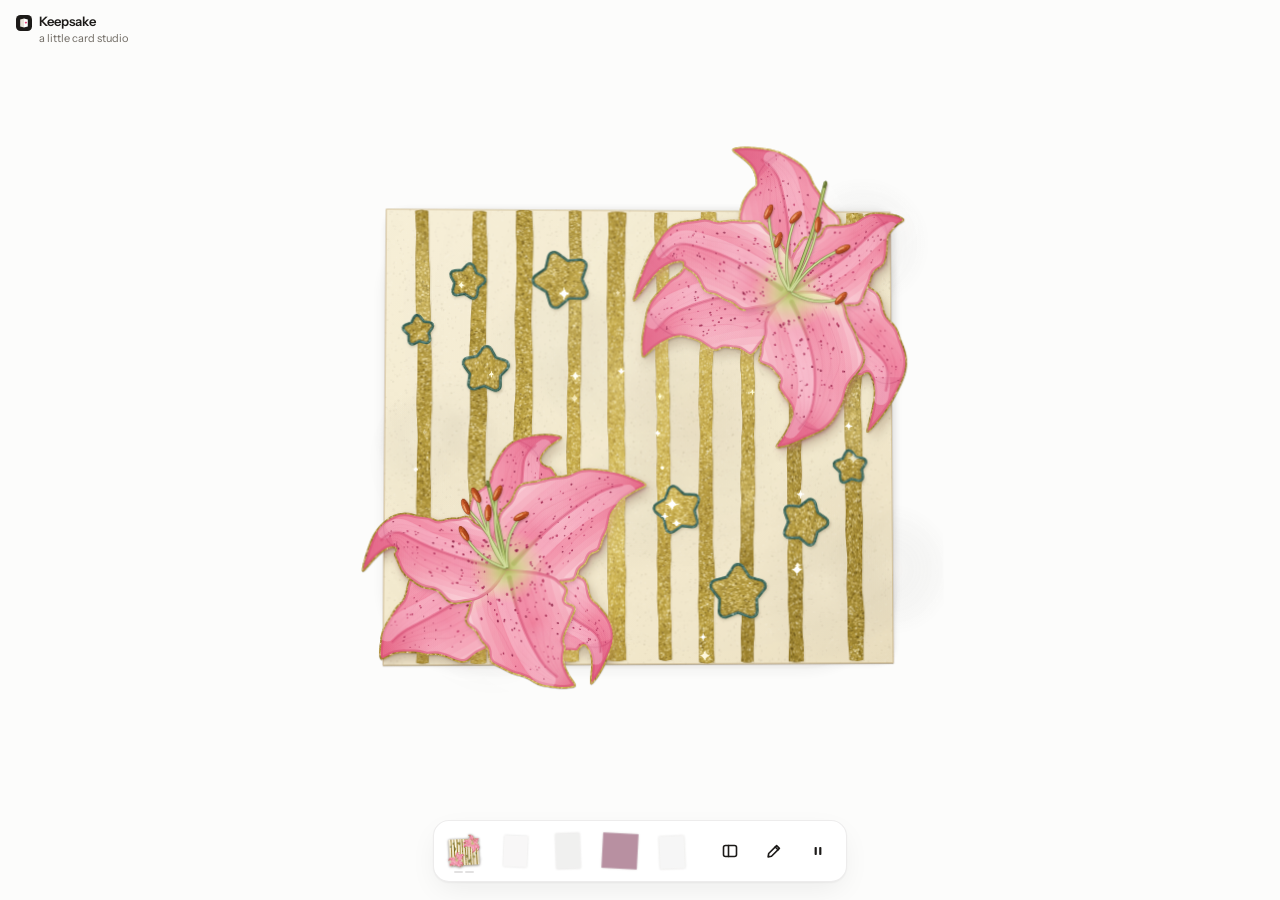
<file: greeting-cards/index.html>
<!doctype html>
<html lang="en">
<head>
<meta charset="utf-8">
<meta name="viewport" content="width=device-width, initial-scale=1, viewport-fit=cover">
</head>
<body>
<title>Keepsake</title>
<link rel="preconnect" href="https://fonts.googleapis.com">
<link rel="preconnect" href="https://fonts.gstatic.com" crossorigin>
<link rel="stylesheet" href="https://fonts.googleapis.com/css2?family=Caveat:wght@400..700&family=Instrument+Sans:wght@400..600&family=Josefin+Sans:wght@300..600&display=swap">
<style>
/* Keepsake shell — page, card stage, toolbar, writing panel. All colours are tokens. */
:root {
  color-scheme: light;
  --bg: #FCFCFB;
  --text: #1C1A18;
  --muted: #6F6A63;
  --toolbar: #FFFFFF;
  --hairline: rgba(28, 24, 20, 0.08);
  --hairline-strong: rgba(28, 24, 20, 0.16);
  --tb-shadow-1: rgba(28, 24, 20, 0.05);
  --tb-shadow-2: rgba(28, 24, 20, 0.08);
  --hover: rgba(28, 24, 20, 0.055);
  --active-fill: #151413;
  --on-active: #FFFFFF;
  --underline: #1C1A18;
  --underline-track: rgba(28, 24, 20, 0.13);
  --focus: #2F6FEB;
  --field-bg: #FBFAF7;
  --field-border: rgba(28, 24, 20, 0.14);
  --danger: #B42318;
  --on-danger: #FFFFFF;
  --shadow-contact: rgba(48, 36, 24, 0.26);
  --shadow-ambient: rgba(48, 36, 24, 0.11);
  --paper-edge: rgba(70, 52, 34, 0.38);
  --spine-shade: rgba(60, 44, 28, 0.11);
  --crease: rgba(60, 44, 28, 0.30);
  --crease-lite: rgba(60, 44, 28, 0.10);
  --face-shade: #000000;
  --brand-tile: #1C1A18;
  --brand-paper: #FFFFFF;
  --brand-paper-2: #E9E4DA;
  --brand-heart: #E0457B;
  --hint-bg: rgba(255, 255, 255, 0.92);
  --hint-text: #5D5850;
  --msg-outline: rgba(43, 39, 34, 0.30);
  --msg-focus-bg: rgba(255, 255, 255, 0.35);
  --placeholder: #ECE8E1;
  --thumb-shadow: rgba(40, 30, 20, 0.28);
  --sw-gold-a: #FBEFC4; --sw-gold-b: #D9B45A; --sw-gold-c: #A97C25;
  --sw-silver-a: #FFFFFF; --sw-silver-b: #C9CFD6; --sw-silver-c: #8B939C;
  --sw-rose-a: #FFF0F2; --sw-rose-b: #EBB3BD; --sw-rose-c: #B96A7C;
  --sw-holo-a: #FFD6E8; --sw-holo-b: #D7F3FF; --sw-holo-c: #E6DBFF; --sw-holo-d: #FFF4C9;
  --ui-font: "Instrument Sans", ui-sans-serif, system-ui, -apple-system, "Segoe UI", sans-serif;
  --hand-font: "Caveat", "Segoe Script", "Bradley Hand", cursive;
}

@media (prefers-color-scheme: dark) {
  :root:not([data-theme="light"]) {
    color-scheme: dark;
    --bg: #151413;
    --text: #EDEAE5;
    --muted: #A09B94;
    --toolbar: #211F1D;
    --hairline: rgba(255, 248, 240, 0.08);
    --hairline-strong: rgba(255, 248, 240, 0.16);
    --tb-shadow-1: rgba(0, 0, 0, 0.30);
    --tb-shadow-2: rgba(0, 0, 0, 0.40);
    --hover: rgba(255, 248, 240, 0.07);
    --active-fill: #F2EFEA;
    --on-active: #151413;
    --underline: #EDEAE5;
    --underline-track: rgba(255, 248, 240, 0.16);
    --focus: #7EA6FF;
    --field-bg: #1A1917;
    --field-border: rgba(255, 248, 240, 0.14);
    --danger: #F0705F;
    --on-danger: #1A0F0D;
    --shadow-contact: rgba(0, 0, 0, 0.62);
    --shadow-ambient: rgba(0, 0, 0, 0.36);
    --paper-edge: rgba(30, 22, 14, 0.55);
    --spine-shade: rgba(40, 28, 16, 0.22);
    --crease: rgba(30, 20, 10, 0.42);
    --crease-lite: rgba(30, 20, 10, 0.14);
    --brand-tile: #EDEAE5;
    --brand-paper: #151413;
    --brand-paper-2: #4A4540;
    --brand-heart: #F06F98;
    --hint-bg: rgba(33, 31, 29, 0.92);
    --hint-text: #CFC9C1;
    --placeholder: #2B2825;
    --thumb-shadow: rgba(0, 0, 0, 0.5);
  }
}
:root[data-theme="dark"] {
  color-scheme: dark;
  --bg: #151413;
  --text: #EDEAE5;
  --muted: #A09B94;
  --toolbar: #211F1D;
  --hairline: rgba(255, 248, 240, 0.08);
  --hairline-strong: rgba(255, 248, 240, 0.16);
  --tb-shadow-1: rgba(0, 0, 0, 0.30);
  --tb-shadow-2: rgba(0, 0, 0, 0.40);
  --hover: rgba(255, 248, 240, 0.07);
  --active-fill: #F2EFEA;
  --on-active: #151413;
  --underline: #EDEAE5;
  --underline-track: rgba(255, 248, 240, 0.16);
  --focus: #7EA6FF;
  --field-bg: #1A1917;
  --field-border: rgba(255, 248, 240, 0.14);
  --danger: #F0705F;
  --on-danger: #1A0F0D;
  --shadow-contact: rgba(0, 0, 0, 0.62);
  --shadow-ambient: rgba(0, 0, 0, 0.36);
  --paper-edge: rgba(30, 22, 14, 0.55);
  --spine-shade: rgba(40, 28, 16, 0.22);
  --crease: rgba(30, 20, 10, 0.42);
  --crease-lite: rgba(30, 20, 10, 0.14);
  --brand-tile: #EDEAE5;
  --brand-paper: #151413;
  --brand-paper-2: #4A4540;
  --brand-heart: #F06F98;
  --hint-bg: rgba(33, 31, 29, 0.92);
  --hint-text: #CFC9C1;
  --placeholder: #2B2825;
  --thumb-shadow: rgba(0, 0, 0, 0.5);
}

/* ---------- page ---------- */
*, *::before, *::after { box-sizing: border-box; }
html, body { height: 100%; margin: 0; overflow: hidden; }
html { background: var(--bg); }
body {
  background-color: var(--bg);
  color: var(--text);
  font-family: var(--ui-font);
  -webkit-font-smoothing: antialiased;
  -webkit-tap-highlight-color: transparent;
}
.app { position: fixed; inset: 0; overflow: hidden; }
.sr-only {
  position: absolute; width: 1px; height: 1px; margin: -1px; padding: 0;
  overflow: hidden; clip: rect(0 0 0 0); white-space: nowrap; border: 0;
}
button { font: inherit; color: inherit; }
:focus-visible { outline: 2px solid var(--focus); outline-offset: 2px; }

/* ---------- brand ---------- */
.brand {
  position: fixed; z-index: 30;
  top: calc(14px + env(safe-area-inset-top, 0px));
  left: calc(16px + env(safe-area-inset-left, 0px));
  display: flex; align-items: flex-start; gap: 7px;
  pointer-events: none; user-select: none;
}
.brand-mark { flex: none; margin-top: 1px; }
.bm-tile { fill: var(--brand-tile); }
.bm-back { fill: var(--brand-paper-2); }
.bm-front { fill: var(--brand-paper); }
.bm-heart { fill: var(--brand-heart); }
.brand-text { display: flex; flex-direction: column; line-height: 1.2; }
.brand-name { margin: 0; font-size: 13px; line-height: inherit; font-weight: 600; letter-spacing: -0.005em; color: var(--text); }
.brand-sub { font-size: 11px; color: var(--muted); margin-top: 2px; }

/* ---------- stage & card ---------- */
.stage {
  position: absolute; inset: 0;
  perspective: 1700px;
  touch-action: pinch-zoom;
  user-select: none; -webkit-user-select: none;
}
.slot {
  position: absolute; left: 0; top: 0; width: 0; height: 0;
  perspective: 1500px; perspective-origin: 0 0;
  will-change: transform, opacity;
}
.slot[hidden] { display: none; }
.slot.is-leaving { pointer-events: none; }
.shadow { position: absolute; left: 0; top: 0; width: 0; height: 0; pointer-events: none; }
.shadow i {
  position: absolute; left: 0; top: 0; display: block;
  width: calc(var(--w) * var(--u) * 1px);
  height: calc(var(--h) * var(--u) * 1px);
  transform-origin: 0 0; will-change: transform, opacity;
}
/* soft edges come from box-shadow (rasterised once), never from a per-frame filter */
.shadow .sh-amb {
  border-radius: 18%;
  background: var(--shadow-ambient);
  box-shadow: 0 0 14px 3px var(--shadow-ambient);
  opacity: 0.45;
}
.shadow .sh-contact {
  border-radius: 3%;
  background: var(--shadow-contact);
  box-shadow: 0 0 10px 1px var(--shadow-contact);
}
.card {
  position: absolute; left: 0; top: 0;
  width: calc(var(--w) * var(--u) * 1px);
  height: calc(var(--h) * var(--u) * 1px);
  transform-origin: 0 0;
  transform-style: preserve-3d;
  will-change: transform;
}
.page {
  position: absolute; left: 0; top: 0; width: 100%; height: 100%;
  transform: translateZ(0);
}
.page canvas, .face canvas {
  position: absolute; left: 0; top: 0; width: 100%; height: 100%; display: block;
  pointer-events: none;
}
.face, .face * { backface-visibility: hidden; -webkit-backface-visibility: hidden; }
.cover {
  position: absolute; left: 0; top: 0; width: 100%; height: 100%;
  transform-origin: 0 50%;
  transform-style: preserve-3d;
  pointer-events: none;
}
.face {
  position: absolute;
  left: calc(var(--pl) * var(--u) * -1px);
  top: calc(var(--pt) * var(--u) * -1px);
  width: calc(var(--fw) * var(--u) * 1px);
  height: calc(var(--fh) * var(--u) * 1px);
  isolation: isolate;
}
.face.back { transform: rotateY(180deg); }
.sheen { mix-blend-mode: screen; }
.spine-shade {
  position: absolute; left: 0; top: 0; bottom: 0; width: 16%;
  /* the fold: a hairline crease right at the spine, then a soft shade fading into the page */
  background:
    linear-gradient(90deg, var(--crease) 0, var(--crease) 0.6px, var(--crease-lite) 1.6px, transparent 4px),
    linear-gradient(90deg, var(--spine-shade), transparent);
  opacity: 0; pointer-events: none;
}
.lid-shade {
  position: absolute; inset: 0; background: var(--face-shade);
  opacity: 0; pointer-events: none;
}

/* ---------- message (live, editable) ---------- */
.msg {
  position: absolute;
  left: calc(var(--mx) * var(--u) * 1px);
  top: calc(var(--my) * var(--u) * 1px);
  width: calc(var(--mw) * var(--u) * 1px);
  height: calc(var(--mh) * var(--u) * 1px);
  display: flex; flex-direction: column; align-items: center; justify-content: center;
  text-align: center;
  font-family: var(--hand-font);
  font-weight: 500;
  font-size: calc(var(--ms) * var(--u) * var(--fit, 1) * 1px);
  line-height: 1.2;
  color: var(--ink);
  /* shown the moment the cover lifts (the swinging cover reveals it), editable once settled */
  opacity: 0;
  pointer-events: none;
  /* never paints outside the insert, whatever is typed; the margin leaves room for the focus ring */
  overflow: hidden;
  overflow: clip;
  overflow-clip-margin: 8px;
}
.slot.is-revealed .msg { opacity: 1; }
.slot.is-settled .msg { pointer-events: auto; }
.msg-text {
  max-width: 100%;
  white-space: pre-wrap; overflow-wrap: anywhere;
  border-radius: 6px;
  padding: 0.08em 0.3em;
  outline: 1px dashed transparent; outline-offset: 2px;
  cursor: text;
  user-select: text; -webkit-user-select: text;
  caret-color: currentColor;
  transition: outline-color 0.15s ease, background-color 0.15s ease;
}
.msg-text:empty::before { content: attr(data-placeholder); opacity: 0.35; }
.slot.is-settled .msg-text:hover { outline-color: var(--msg-outline); }
.msg-text:focus { outline: 1px dashed var(--msg-outline); background: var(--msg-focus-bg); }
.msg-text:focus-visible { outline: 2px solid var(--focus); outline-offset: 3px; }
.msg-sign {
  font-size: 0.68em; margin-top: 0.35em; opacity: 0.9; white-space: pre-wrap;
  max-width: 100%; overflow-wrap: anywhere;
}
.msg-sign:empty { display: none; }
.msg-hint {
  /* sits just above the message box (a sibling of .msg, which clips its own contents) */
  position: absolute;
  left: calc((var(--mx) + var(--mw) / 2) * var(--u) * 1px);
  top: calc(var(--my) * var(--u) * 1px);
  transform: translate(-50%, calc(-100% - 4px));
  font-family: var(--ui-font); font-size: 11px; font-weight: 500; line-height: 1;
  white-space: nowrap; letter-spacing: 0.01em;
  padding: 5px 8px; border-radius: 999px;
  background: var(--hint-bg); color: var(--hint-text);
  box-shadow: 0 1px 3px var(--tb-shadow-1);
  opacity: 0; transition: opacity 0.18s ease;
  pointer-events: none;
}
.slot.is-settled .msg:hover + .msg-hint { opacity: 1; }
.msg:focus-within + .msg-hint { opacity: 0 !important; }

/* ---------- toolbar ---------- */
.toolbar {
  position: fixed; z-index: 20; left: 50%;
  bottom: calc(18px + env(safe-area-inset-bottom, 0px));
  transform: translateX(-50%);
  display: flex; align-items: center; gap: 4px;
  padding: 8px;
  background: var(--toolbar);
  border: 1px solid var(--hairline);
  border-radius: 16px;
  box-shadow: 0 1px 2px var(--tb-shadow-1), 0 10px 30px -6px var(--tb-shadow-2);
  max-width: calc(100vw - 16px);
}
.thumbs { display: flex; align-items: center; gap: 8px; }
.thumb {
  --t: 36px;
  position: relative; flex: none;
  width: calc(var(--t) + 8px); height: calc(var(--t) + 8px);
  padding: 0; border: 0; border-radius: 10px; background: transparent;
  display: grid; place-items: center;
  cursor: pointer;
  transition: background-color 0.15s ease;
}
.thumb canvas {
  --rot: 0deg;
  display: block; width: var(--t); height: var(--t);
  /* inactive cards read as washed-out, greyish snapshots, each laid down at a slight tilt */
  opacity: 0.55; filter: grayscale(0.65) drop-shadow(0 0.5px 1px var(--thumb-shadow));
  transform: rotate(var(--rot));
  transition: opacity 0.2s ease, filter 0.2s ease, transform 0.2s cubic-bezier(.2,.8,.3,1);
}
.thumb:nth-child(1) canvas { --rot: -3deg; }
.thumb:nth-child(2) canvas { --rot: 2.5deg; }
.thumb:nth-child(3) canvas { --rot: -2deg; }
.thumb:nth-child(4) canvas { --rot: 3deg; }
.thumb:nth-child(5) canvas { --rot: -2.5deg; }
.thumb:hover canvas { transform: translateY(-2px) rotate(var(--rot)); opacity: 0.85; filter: grayscale(0.25) drop-shadow(0 1px 1.5px var(--thumb-shadow)); }
.thumb[aria-current="true"] canvas { opacity: 1; filter: drop-shadow(0 0.5px 1px var(--thumb-shadow)); }
/* two-segment progress mark under the active card: a faint track; the first segment darkens while the
   card is open, both once it has been opened and closed (data-prog, set by the shell) */
.thumb::before, .thumb::after {
  content: ""; position: absolute; bottom: 0;
  width: 9px; height: 2px; border-radius: 2px;
  background: var(--underline-track);
  opacity: 0;
  transition: opacity 0.2s ease, background-color 0.2s ease;
}
.thumb::before { left: calc(50% - 10px); }
.thumb::after { left: calc(50% + 1px); }
.thumb[aria-current="true"]::before, .thumb[aria-current="true"]::after { opacity: 1; }
.thumb[data-prog="1"]::before, .thumb[data-prog="2"]::before, .thumb[data-prog="2"]::after { background: var(--underline); }
.tb-sep { width: 8px; flex: none; }
.tb-btn {
  flex: none; width: 40px; height: 40px; border-radius: 999px;
  border: 0; padding: 0; background: transparent; color: var(--text);
  display: grid; place-items: center; cursor: pointer;
  transition: background-color 0.18s ease, color 0.18s ease, transform 0.18s ease;
}
.tb-btn:hover { background: var(--hover); }
.tb-btn:active { transform: scale(0.94); }
.tb-btn .ic { fill: none; stroke: currentColor; stroke-width: 1.6; stroke-linecap: round; stroke-linejoin: round; }
.tb-btn .ic .fill { fill: currentColor; stroke: none; }
.tb-btn[aria-pressed="true"]#btn-open,
.tb-btn[aria-expanded="true"]#btn-write { background: var(--active-fill); color: var(--on-active); }
#btn-play .ic-play { display: none; }
#btn-play[aria-pressed="false"] .ic-play { display: block; }
#btn-play[aria-pressed="false"] .ic-pause { display: none; }

/* ---------- writing panel ---------- */
.popover {
  position: fixed; z-index: 25; left: 50%;
  bottom: calc(86px + env(safe-area-inset-bottom, 0px));
  width: min(420px, calc(100vw - 32px));
  max-height: calc(100vh - 150px);
  max-height: calc(100dvh - 150px);
  overflow: auto;
  transform: translateX(-50%);
  padding: 14px 14px 10px;
  background: var(--toolbar);
  border: 1px solid var(--hairline);
  border-radius: 16px;
  box-shadow: 0 1px 2px var(--tb-shadow-1), 0 18px 44px -10px var(--tb-shadow-2);
  font-size: 13px;
  animation: pop-in 0.18s cubic-bezier(.2,.8,.3,1);
}
.popover[hidden] { display: none; }
@keyframes pop-in { from { opacity: 0; transform: translate(-50%, 6px) scale(0.98); } to { opacity: 1; transform: translate(-50%, 0); } }
.pop-head { display: flex; align-items: center; justify-content: space-between; margin-bottom: 8px; }
.pop-title { font-size: 13px; font-weight: 600; margin: 0; }
.pop-x {
  width: 28px; height: 28px; border-radius: 999px; border: 0; background: transparent;
  display: grid; place-items: center; cursor: pointer; color: var(--muted);
}
.pop-x:hover { background: var(--hover); color: var(--text); }
.pop-x svg { fill: none; stroke: currentColor; stroke-width: 1.6; stroke-linecap: round; }
.field { display: block; margin: 0 0 10px; }
.field-row { display: flex; gap: 12px; align-items: flex-end; }
.field-row .grow { flex: 1; min-width: 0; }
.field-row .swatches { height: 38px; align-items: center; }
.field[hidden] { display: none; }
.field-label { display: block; font-size: 11px; font-weight: 600; color: var(--muted); margin: 0 0 4px; letter-spacing: 0.02em; }
.field textarea, .field input {
  display: block; width: 100%;
  font: inherit; color: var(--text);
  background: var(--field-bg);
  border: 1px solid var(--field-border); border-radius: 10px;
  padding: 8px 10px; resize: vertical;
}
#f-message, #f-signoff { font-family: var(--hand-font); font-size: 19px; line-height: 1.2; font-weight: 500; }
#f-signoff { height: 38px; padding-top: 4px; padding-bottom: 4px; }
#f-cover { font-family: "Josefin Sans", "Futura", "Century Gothic", var(--ui-font); letter-spacing: 0.08em; text-transform: none; }
.field textarea:focus, .field input:focus { outline: 2px solid var(--focus); outline-offset: 0; border-color: transparent; }
.swatches { display: flex; gap: 6px; }
.swatch {
  width: 30px; height: 30px; border-radius: 999px; padding: 3px;
  border: 1px solid var(--field-border); background: transparent; cursor: pointer;
  display: grid; place-items: center;
  transition: transform 0.15s ease, border-color 0.15s ease;
}
.swatch:hover { transform: translateY(-1px); }
.swatch[aria-checked="true"] { border: 2px solid var(--text); padding: 2px; }
.sw { display: block; width: 100%; height: 100%; border-radius: 999px; }
.sw-gold { background: linear-gradient(135deg, var(--sw-gold-a), var(--sw-gold-b) 55%, var(--sw-gold-c)); }
.sw-silver { background: linear-gradient(135deg, var(--sw-silver-a), var(--sw-silver-b) 55%, var(--sw-silver-c)); }
.sw-rose { background: linear-gradient(135deg, var(--sw-rose-a), var(--sw-rose-b) 55%, var(--sw-rose-c)); }
.sw-holo { background: linear-gradient(135deg, var(--sw-holo-a), var(--sw-holo-b) 35%, var(--sw-holo-c) 65%, var(--sw-holo-d)); }
.pop-actions, .confirm-btns { display: flex; gap: 6px; flex-wrap: wrap; }
/* Copy / Reset stay reachable when the panel has to scroll */
.pop-actions { position: sticky; bottom: 0; z-index: 1; padding-top: 4px; background: var(--toolbar); }
.pop-actions[hidden], .pop-confirm[hidden] { display: none; }
.pbtn {
  display: inline-flex; align-items: center; gap: 6px;
  height: 32px; padding: 0 12px; border-radius: 999px;
  border: 1px solid var(--field-border); background: var(--toolbar); color: var(--text);
  font-size: 12px; font-weight: 500; cursor: pointer;
}
.pbtn:hover { background: var(--hover); }
.pbtn svg { fill: none; stroke: currentColor; stroke-width: 1.4; stroke-linecap: round; stroke-linejoin: round; }
.pbtn-quiet { border-color: transparent; color: var(--muted); background: transparent; }
.pbtn-quiet:hover { color: var(--text); }
.pbtn-danger { background: var(--danger); color: var(--on-danger); border-color: transparent; }
.pbtn-danger:hover { background: var(--danger); filter: brightness(1.08); }
.pop-confirm {
  display: flex; flex-direction: column; gap: 8px;
  padding: 10px; border-radius: 12px;
  position: sticky; bottom: 0; z-index: 1;
  background-color: var(--toolbar); background-image: linear-gradient(var(--hover), var(--hover));
}
.confirm-text { font-size: 12px; }
/* always rendered (an empty live region must stay in the accessibility tree to be announced) */
.pop-status { min-height: 14px; margin: 6px 2px 0; font-size: 11px; color: var(--muted); }

/* ---------- small screens ---------- */
@media (max-width: 480px) {
  .thumb { --t: 30px; width: calc(var(--t) + 6px); height: calc(var(--t) + 8px); }
  .thumbs { gap: 2px; }
  .toolbar { gap: 2px; padding: 6px; }
  .tb-sep { width: 4px; }
  .tb-btn { width: 36px; height: 36px; }
  .popover { bottom: calc(76px + env(safe-area-inset-bottom, 0px)); }
}
@media (max-width: 350px) {
  .thumb { --t: 26px; width: calc(var(--t) + 4px); }
  .toolbar { gap: 0; padding: 5px; }
  .tb-btn { width: 32px; height: 32px; }
  .tb-sep { width: 2px; }
}
/* short landscape screens: the panel docks at the right and the card moves into the band left of it */
@media (max-height: 520px) and (min-aspect-ratio: 1/1) {
  .popover {
    left: auto; right: calc(16px + env(safe-area-inset-right, 0px)); top: calc(12px + env(safe-area-inset-top, 0px));
    bottom: calc(86px + env(safe-area-inset-bottom, 0px));
    width: min(340px, 46vw); max-height: none;
    padding-top: 10px;
    transform: none;
    animation-name: pop-in-side;
  }
  .popover .pop-head { margin-bottom: 4px; }
  .popover #f-message { height: 68px; }
}
@keyframes pop-in-side { from { opacity: 0; transform: translateX(8px); } to { opacity: 1; transform: none; } }

@media (prefers-reduced-motion: reduce) {
  .thumb canvas, .popover { transition: none; animation: none; }
}

</style>
<div class="app" id="app">
  <header class="brand" aria-label="Keepsake">
    <svg class="brand-mark" width="16" height="16" viewBox="0 0 16 16" aria-hidden="true" focusable="false">
      <rect class="bm-tile" x="0" y="0" width="16" height="16" rx="4.5"/>
      <path class="bm-back" d="M4.2 4.6 L8 3.6 L8 12.4 L4.2 11.4 Z"/>
      <path class="bm-front" d="M8 3.6 L11.8 4.6 L11.8 11.4 L8 12.4 Z"/>
      <path class="bm-heart" d="M9.9 7.1c.35-.45 1.1-.3 1.1.3 0 .55-.7 1-1.1 1.3-.4-.3-1.1-.75-1.1-1.3 0-.6.75-.75 1.1-.3z"/>
    </svg>
    <div class="brand-text">
      <h1 class="brand-name">Keepsake</h1>
      <span class="brand-sub">a little card studio</span>
    </div>
  </header>

  <main class="stage" id="stage" aria-label="Greeting card viewer"></main>

  <div class="popover" id="writer" role="dialog" aria-modal="false" aria-labelledby="writer-title" hidden>
    <div class="pop-head">
      <h2 class="pop-title" id="writer-title">Write in this card</h2>
      <button type="button" class="pop-x" id="writer-close" title="Close (Esc)" aria-label="Close writing panel">
        <svg width="14" height="14" viewBox="0 0 14 14" aria-hidden="true"><path d="M3 3l8 8M11 3l-8 8"/></svg>
      </button>
    </div>
    <label class="field">
      <span class="field-label">Message</span>
      <textarea id="f-message" rows="3" maxlength="300" spellcheck="true"></textarea>
    </label>
    <div class="field-row">
      <label class="field grow">
        <span class="field-label">Sign-off</span>
        <input id="f-signoff" type="text" maxlength="80" placeholder="— with love, Sam" autocomplete="off">
      </label>
      <div class="field">
        <span class="field-label" id="foil-label">Foil</span>
        <div class="swatches" role="radiogroup" aria-labelledby="foil-label" id="f-foil">
          <button type="button" class="swatch" role="radio" data-foil="gold" title="Gold foil" aria-label="Gold foil"><i class="sw sw-gold"></i></button>
          <button type="button" class="swatch" role="radio" data-foil="silver" title="Silver foil" aria-label="Silver foil"><i class="sw sw-silver"></i></button>
          <button type="button" class="swatch" role="radio" data-foil="rose" title="Rose foil" aria-label="Rose foil"><i class="sw sw-rose"></i></button>
          <button type="button" class="swatch" role="radio" data-foil="holo" title="Holographic foil" aria-label="Holographic foil"><i class="sw sw-holo"></i></button>
        </div>
      </div>
    </div>
    <label class="field" id="f-cover-wrap" hidden>
      <span class="field-label">Cover text</span>
      <textarea id="f-cover" rows="2" maxlength="60" spellcheck="false"></textarea>
    </label>
    <div class="pop-actions" id="pop-actions">
      <button type="button" class="pbtn" id="f-copy" title="Copy the message to the clipboard" aria-label="Copy message">
        <svg width="14" height="14" viewBox="0 0 14 14" aria-hidden="true"><rect x="4.5" y="4.5" width="7" height="7.5" rx="1.5"/><path d="M9.5 2.5h-6a1 1 0 0 0-1 1v6"/></svg>
        <span>Copy message</span>
      </button>
      <button type="button" class="pbtn pbtn-quiet" id="f-reset" title="Reset this card's text and foil" aria-label="Reset this card">
        <svg width="14" height="14" viewBox="0 0 14 14" aria-hidden="true"><path d="M2.8 6.8a4.4 4.4 0 1 0 1.4-3.2"/><path d="M2.6 1.8v2.6h2.6"/></svg>
        <span>Reset this card</span>
      </button>
    </div>
    <div class="pop-confirm" id="pop-confirm" hidden>
      <span class="confirm-text">Reset message, sign-off, cover text and foil?</span>
      <div class="confirm-btns">
        <button type="button" class="pbtn pbtn-quiet" id="f-reset-no" title="Keep my edits" aria-label="Cancel reset">Cancel</button>
        <button type="button" class="pbtn pbtn-danger" id="f-reset-yes" title="Reset to the original card" aria-label="Confirm reset">Reset</button>
      </div>
    </div>
    <p class="pop-status" id="pop-status" aria-live="polite"></p>
  </div>

  <nav class="toolbar" id="toolbar" aria-label="Card controls">
    <div class="thumbs" id="thumbs" role="group" aria-label="Choose a card"></div>
    <span class="tb-sep" aria-hidden="true"></span>
    <button type="button" class="tb-btn" id="btn-open" title="Open card (Space)" aria-label="Open card" aria-pressed="false">
      <svg class="ic" width="18" height="18" viewBox="0 0 18 18" aria-hidden="true" focusable="false">
        <rect x="2.5" y="3.5" width="13" height="11" rx="2"/>
        <path d="M7.5 3.5v11"/>
      </svg>
    </button>
    <button type="button" class="tb-btn" id="btn-write" title="Write a message" aria-label="Write a message" aria-expanded="false" aria-controls="writer">
      <svg class="ic" width="18" height="18" viewBox="0 0 18 18" aria-hidden="true" focusable="false">
        <path d="M11.6 3.6l2.8 2.8-7.9 7.9-3.4.6.6-3.4z"/>
        <path d="M10.2 5l2.8 2.8"/>
      </svg>
    </button>
    <button type="button" class="tb-btn" id="btn-play" title="Pause slideshow" aria-label="Slideshow" aria-pressed="true">
      <svg class="ic ic-pause" width="18" height="18" viewBox="0 0 18 18" aria-hidden="true" focusable="false">
        <rect class="fill" x="5.6" y="5" width="2.2" height="8" rx="0.8"/>
        <rect class="fill" x="10.2" y="5" width="2.2" height="8" rx="0.8"/>
      </svg>
      <svg class="ic ic-play" width="18" height="18" viewBox="0 0 18 18" aria-hidden="true" focusable="false">
        <path class="fill" d="M6.4 4.6c0-.6.6-.9 1.1-.6l6 3.9c.5.3.5 1 0 1.3l-6 3.9c-.5.3-1.1 0-1.1-.6z"/>
      </svg>
    </button>
  </nav>

  <div class="sr-only" id="live" aria-live="polite" aria-atomic="true"></div>
</div>

<script>
/* Keepsake core: card registry, deterministic randomness, face rendering and shared paint helpers.
   Shared by the app shell (src/shell.js) and the preview harness (tools/preview.html). See CONTRACT.md. */
(function () {
  "use strict";
  const K = (window.KEEPSAKE = window.KEEPSAKE || {});
  K.cards = K.cards || {};
  K.ORDER = ["lily-stars", "cherry-blossom", "mothers-day", "bunny-space", "pearl-moon"];

  K.registerCard = function (spec) {
    const need = ["id", "title", "size", "paper", "insert", "ink", "foil", "message", "drawCover", "drawBack", "drawInside"];
    for (const k of need) if (spec[k] == null) throw new Error(`card ${spec.id || "?"} is missing "${k}"`);
    spec.bleed = Object.assign({ t: 0, r: 0, b: 0, l: 0 }, spec.bleed || {});
    K.cards[spec.id] = spec;
  };

  /* ---------- deterministic randomness ---------- */
  K.hash = function (str) {
    let h = 2166136261 >>> 0;
    for (let i = 0; i < str.length; i++) { h ^= str.charCodeAt(i); h = Math.imul(h, 16777619); }
    return h >>> 0;
  };
  K.rng = function (seed) {
    let a = (typeof seed === "string" ? K.hash(seed) : seed) >>> 0;
    const r = function () {
      a = (a + 0x6d2b79f5) | 0;
      let t = Math.imul(a ^ (a >>> 15), 1 | a);
      t = (t + Math.imul(t ^ (t >>> 7), 61 | t)) ^ t;
      return ((t ^ (t >>> 14)) >>> 0) / 4294967296;
    };
    r.range = (lo, hi) => lo + (hi - lo) * r();
    r.int = (lo, hi) => Math.floor(lo + (hi - lo + 1) * r());
    r.pick = (arr) => arr[Math.floor(r() * arr.length)];
    r.gauss = () => { let u = 0, v = 0; while (!u) u = r(); while (!v) v = r(); return Math.sqrt(-2 * Math.log(u)) * Math.cos(2 * Math.PI * v); };
    return r;
  };

  /* ---------- geometry ---------- */
  // Each face is authored in card units: the card rectangle spans (0,0)-(size.w,size.h).
  // Die-cut art on the front may overflow by `bleed` (fractions of w/h). The back face mirrors that bleed.
  K.faceGeom = function (card, face) {
    const { w, h } = card.size;
    let b = card.bleed;
    if (face === "back") b = { t: b.t, r: b.l, b: b.b, l: b.r };
    if (face === "inside") b = { t: 0, r: 0, b: 0, l: 0 };
    const pad = { t: b.t * h, r: b.r * w, b: b.b * h, l: b.l * w };
    return { w, h, pad, W: w + pad.l + pad.r, H: h + pad.t + pad.b };
  };
  K.insertRect = function (card) {
    const { w, h } = card.size;
    return card.insertRect || { x: w * 0.045, y: h * 0.035, w: w * 0.91, h: h * 0.93 };
  };
  K.messageRect = function (card) {
    const { w, h } = card.size;
    return card.messageRect || { x: w * 0.16, y: h * 0.17, w: w * 0.68, h: h * 0.44 };
  };

  /* ---------- face rendering ---------- */
  // The back of the cover is a silhouette of the front art. The front is almost always painted just before
  // the back (same card, scale and text), so the last front painting is remembered and reused rather than
  // painted a second time. Internal only: callers see the same API and the same pixels.
  let lastFront = null;
  // layer: "art" (full colour) or "foil" (opaque white wherever foil/glitter lives; alpha = mask strength)
  // opts: { text } — the card's (possibly user-edited) coverText
  K.renderFace = function (card, face, layer, scale, opts) {
    opts = opts || {};
    const g = K.faceGeom(card, face);
    const c = document.createElement("canvas");
    c.width = Math.max(1, Math.round(g.W * scale));
    c.height = Math.max(1, Math.round(g.H * scale));
    const ctx = c.getContext("2d");
    const o = {
      text: opts.text != null ? opts.text : card.coverText,
      rand: K.rng(card.id + ":" + face),
      rng: (name) => K.rng(card.id + ":" + face + ":" + name), // independent named streams, identical in both layers
      face, layer, scale,
    };
    const box = { w: g.w, h: g.h };
    ctx.setTransform(scale, 0, 0, scale, g.pad.l * scale, g.pad.t * scale);
    if (face === "front") {
      card.drawCover(ctx, box, layer, o);
      if (layer === "art") lastFront = { card, scale, text: o.text, canvas: c };
    } else if (face === "back") {
      if (layer === "art") {
        // silhouette of the cover, mirrored, in the card stock colour
        const lf = lastFront;
        const front = lf && lf.card === card && lf.scale === scale && lf.text === o.text
          ? lf.canvas
          : K.renderFace(card, "front", "art", scale, opts);
        ctx.save();
        ctx.setTransform(1, 0, 0, 1, 0, 0);
        ctx.translate(c.width, 0);
        ctx.scale(-1, 1);
        ctx.drawImage(front, 0, 0);
        ctx.restore();
        // keep only the solid die-cut shape: soft drop shadows painted on the front have partial alpha
        // and would otherwise turn into a pale haze around the silhouette
        const id = ctx.getImageData(0, 0, c.width, c.height), px = id.data;
        for (let i = 3; i < px.length; i += 4) {
          const a = px[i];
          px[i] = a <= 110 ? 0 : a >= 200 ? 255 : ((a - 110) * 255) / 90;
        }
        ctx.putImageData(id, 0, 0);
        ctx.save();
        ctx.setTransform(1, 0, 0, 1, 0, 0);
        ctx.globalCompositeOperation = "source-in";
        ctx.fillStyle = card.backPaper || card.paper;
        ctx.fillRect(0, 0, c.width, c.height);
        // a soft shade toward the spine (right edge of the back face)
        const sh = ctx.createLinearGradient(c.width - g.pad.l * scale - g.w * scale * 0.25, 0, c.width - g.pad.l * scale, 0);
        sh.addColorStop(0, "rgba(0,0,0,0)");
        sh.addColorStop(1, "rgba(60,40,20,0.10)");
        ctx.globalCompositeOperation = "source-atop";
        ctx.fillStyle = sh;
        ctx.fillRect(0, 0, c.width, c.height);
        ctx.restore();
        // die-cut overhangs are the backs of separate layers: a shade darker than the card stock
        ctx.save();
        ctx.globalCompositeOperation = "source-atop";
        ctx.fillStyle = "rgba(70,60,50,0.12)";
        ctx.beginPath();
        ctx.rect(-g.pad.l, -g.pad.t, g.W, g.H);
        ctx.rect(0, 0, g.w, g.h);
        ctx.fill("evenodd");
        ctx.restore();
        K.paperGrain(ctx, -g.pad.l, -g.pad.t, g.W, g.H, K.rng(card.id + ":grain"), 0.05, "source-atop");
      }
      card.drawBack(ctx, box, layer, o);
    } else if (face === "inside") {
      if (layer === "art") {
        ctx.fillStyle = card.paper;
        ctx.fillRect(0, 0, g.w, g.h);
        K.paperGrain(ctx, 0, 0, g.w, g.h, K.rng(card.id + ":grain2"), 0.04);
        const r = K.insertRect(card);
        ctx.save();
        ctx.shadowColor = "rgba(40,30,20,0.18)";
        ctx.shadowBlur = 6 * 1;
        ctx.shadowOffsetX = -1;
        ctx.shadowOffsetY = 1;
        ctx.fillStyle = card.insert;
        ctx.fillRect(r.x, r.y, r.w, r.h);
        ctx.restore();
        K.paperGrain(ctx, r.x, r.y, r.w, r.h, K.rng(card.id + ":grain3"), 0.03);
      }
      card.drawInside(ctx, box, layer, o);
    }
    return c;
  };

  K.thumb = function (card, px) {
    const g = K.faceGeom(card, "front");
    const s = px / Math.max(g.W, g.H);
    return K.renderFace(card, "front", "art", s).toDataURL("image/png");
  };

  /* ---------- shared paint helpers (optional for card authors) ---------- */
  // Fine paper grain: tiny light/dark flecks. mode lets you keep it inside existing paint ("source-atop").
  K.paperGrain = function (ctx, x, y, w, h, rand, amount, mode) {
    rand = K.rng((rand() * 4294967296) >>> 0); // consumes exactly ONE value from the caller's stream
    const n = Math.round((w * h) / 9);
    ctx.save();
    if (mode) ctx.globalCompositeOperation = mode;
    for (let i = 0; i < n; i++) {
      const dark = rand() < 0.5;
      ctx.fillStyle = dark ? `rgba(70,50,30,${amount * rand()})` : `rgba(255,255,255,${amount * 1.4 * rand()})`;
      ctx.fillRect(x + rand() * w, y + rand() * h, 0.6 + rand() * 0.8, 0.6 + rand() * 0.8);
    }
    ctx.restore();
  };

  // Star path (points, outer radius r, inner ratio). Rounded=true softens tips like a punched sticker.
  K.starPath = function (ctx, x, y, r, points, inner, rot, rounded) {
    points = points || 5; inner = inner == null ? 0.48 : inner; rot = rot || -Math.PI / 2;
    const pts = [];
    for (let i = 0; i < points * 2; i++) {
      const rr = i % 2 ? r * inner : r, a = rot + (i * Math.PI) / points;
      pts.push([x + Math.cos(a) * rr, y + Math.sin(a) * rr]);
    }
    ctx.beginPath();
    if (!rounded) { pts.forEach((p, i) => (i ? ctx.lineTo(p[0], p[1]) : ctx.moveTo(p[0], p[1]))); ctx.closePath(); return; }
    const mid = (a, b) => [(a[0] + b[0]) / 2, (a[1] + b[1]) / 2];
    const start = mid(pts[pts.length - 1], pts[0]);
    ctx.moveTo(start[0], start[1]);
    for (let i = 0; i < pts.length; i++) { const p = pts[i], m = mid(p, pts[(i + 1) % pts.length]); ctx.quadraticCurveTo(p[0], p[1], m[0], m[1]); }
    ctx.closePath();
  };

  // 4-point sparkle (the "twinkle" glyph)
  K.sparklePath = function (ctx, x, y, r, thin) {
    thin = thin || 0.18;
    ctx.beginPath();
    ctx.moveTo(x, y - r);
    ctx.quadraticCurveTo(x + r * thin, y - r * thin, x + r, y);
    ctx.quadraticCurveTo(x + r * thin, y + r * thin, x, y + r);
    ctx.quadraticCurveTo(x - r * thin, y + r * thin, x - r, y);
    ctx.quadraticCurveTo(x - r * thin, y - r * thin, x, y - r);
    ctx.closePath();
  };

  // Glitter: fills the CURRENT path (call after building a path) with dense flecks of the given palette.
  // layer "foil" -> draws the clip area as opaque white so the shell can sheen it.
  K.glitterFill = function (ctx, layer, rand, palette, opts) {
    opts = opts || {};
    rand = K.rng((rand() * 4294967296) >>> 0); // consumes exactly ONE value from the caller's stream in either layer
    ctx.save();
    ctx.clip();
    if (layer === "foil") {
      ctx.fillStyle = `rgba(255,255,255,${opts.mask == null ? 1 : opts.mask})`;
      ctx.fillRect(-1e4, -1e4, 2e4, 2e4);
      ctx.restore();
      return;
    }
    const b = opts.bounds; // {x,y,w,h} in card units — required for speed
    ctx.fillStyle = opts.base || palette[0];
    ctx.fillRect(b.x, b.y, b.w, b.h);
    const n = Math.round(b.w * b.h * (opts.density || 2.2));
    const size = opts.size || 0.9;
    for (let i = 0; i < n; i++) {
      ctx.fillStyle = palette[(rand() * palette.length) | 0];
      const s = size * (0.5 + rand());
      ctx.fillRect(b.x + rand() * b.w, b.y + rand() * b.h, s, s);
    }
    // a few bright glints
    const g = Math.round(n * (opts.glints || 0.02));
    for (let i = 0; i < g; i++) {
      ctx.fillStyle = opts.glint || "rgba(255,255,240,0.95)";
      const s = size * (0.6 + rand() * 0.8);
      ctx.fillRect(b.x + rand() * b.w, b.y + rand() * b.h, s, s);
    }
    ctx.restore();
  };

  K.mix = function (a, b, t) {
    const p = (h) => { h = h.replace("#", ""); if (h.length === 3) h = h.split("").map((c) => c + c).join(""); const n = parseInt(h, 16); return [(n >> 16) & 255, (n >> 8) & 255, n & 255]; };
    const A = p(a), B = p(b);
    return "#" + A.map((v, i) => Math.round(v + (B[i] - v) * t).toString(16).padStart(2, "0")).join("");
  };

  /* ---------- placeholders so the shell never breaks if a card file is missing ---------- */
  K.ensureCards = function () {
    const tints = ["#F1E6C8", "#C8102E", "#E9E7E4", "#E0156E", "#F2F2F4"];
    K.ORDER.forEach((id, i) => {
      if (K.cards[id]) return;
      K.registerCard({
        id, title: id, size: { w: 240, h: 300 }, paper: "#F4F1EA", insert: "#FBF8F2", ink: "#2A2723", foil: "gold",
        message: "Placeholder card.\n(" + id + ")",
        drawCover(ctx, b, layer) { if (layer === "art") { ctx.fillStyle = tints[i]; ctx.fillRect(0, 0, b.w, b.h); } },
        drawBack() {}, drawInside() {},
      });
    });
  };
})();

</script>
<script>
/* ---- card: lily-stars ---- */
/* Card 1 — "Starry lilies": cream cardstock, hand-painted gold glitter stripes, punched glitter stars
   with teal borders, and two die-cut stargazer lilies that overflow the card edges. See CONTRACT.md. */
(function () {
  "use strict";
  const K = window.KEEPSAKE;
  const TAU = Math.PI * 2;
  const D2R = Math.PI / 180;

  const CARD = "#F2E8CB";
  const TEAL = "#2F5A4E";

  /* ------------------------------------------------------------------ */
  /* glitter tiles: generated once per (kind, scale), deterministic,     */
  /* used only by the art layer (the foil layer paints flat white)       */
  /* ------------------------------------------------------------------ */
  const TILE = 256; // device px
  const TILE_SPECS = {
    // resting gold sits dark and olive (bronze); the shell's moving light band lifts it to bright yellow
    gold: {
      base: "#937A27",
      blobs: ["rgba(92,68,8,0.45)", "rgba(206,182,96,0.45)", "rgba(146,116,26,0.45)", "rgba(190,162,74,0.45)"],
      flecks: [["#6A5210", 0.14], ["#8E741C", 0.24], ["#AE9235", 0.3], ["#CDB466", 0.2], ["#4C3A08", 0.05], ["#E2D29A", 0.07]],
      density: 0.62, glints: 0.0045, glint: "#FFF6DA",
    },
    teal: {
      base: "#35604F",
      blobs: ["rgba(20,45,38,0.4)", "rgba(110,150,140,0.35)"],
      flecks: [["#2F5A4E", 0.3], ["#3E6C62", 0.3], ["#557F78", 0.18], ["#24483E", 0.12], ["#88AAA2", 0.08]],
      density: 0.45, glints: 0.0012, glint: "#CFE6DD",
    },
  };
  const tiles = {};
  function dropOtherScales(kind, key) {
    for (const k in tiles) if (k !== key && k.startsWith(kind + "@")) delete tiles[k];
  }
  function tile(kind, scale) {
    const key = kind + "@" + scale;
    if (tiles[key]) return tiles[key];
    dropOtherScales(kind, key);
    const sp = TILE_SPECS[kind];
    const c = document.createElement("canvas");
    c.width = c.height = TILE;
    const g = c.getContext("2d");
    const r = K.rng("lily-stars:tile:" + kind);
    g.fillStyle = sp.base;
    g.fillRect(0, 0, TILE, TILE);
    // clumps of lighter / darker glitter (wrapped so the tile repeats without seams)
    const fs = Math.max(1, scale * 0.6); // fleck unit ≈ 0.6 card units
    for (let i = 0; i < 90; i++) {
      const x = r() * TILE, y = r() * TILE, rad = fs * (2 + r() * 7);
      const col = sp.blobs[(r() * sp.blobs.length) | 0];
      for (let dx = -TILE; dx <= TILE; dx += TILE) for (let dy = -TILE; dy <= TILE; dy += TILE) {
        const X = x + dx, Y = y + dy;
        if (X < -rad || Y < -rad || X > TILE + rad || Y > TILE + rad) continue;
        const gr = g.createRadialGradient(X, Y, 0, X, Y, rad);
        gr.addColorStop(0, col);
        gr.addColorStop(1, "rgba(0,0,0,0)");
        g.fillStyle = gr;
        g.fillRect(X - rad, Y - rad, rad * 2, rad * 2);
      }
    }
    // flecks, grouped by colour
    const n = Math.round((TILE * TILE * sp.density) / (fs * fs));
    for (const [col, share] of sp.flecks) {
      g.fillStyle = col;
      const m = Math.round(n * share);
      for (let i = 0; i < m; i++) {
        const s = fs * (0.7 + r() * 1.1);
        g.fillRect(r() * TILE, r() * TILE, s, s * (0.7 + r() * 0.6));
      }
    }
    // bright glints, a few with a tiny cross
    g.fillStyle = sp.glint;
    const gl = Math.round(TILE * TILE * sp.glints);
    for (let i = 0; i < gl; i++) {
      const x = r() * TILE, y = r() * TILE, s = fs * (0.8 + r() * 0.9);
      g.globalAlpha = 0.7 + r() * 0.3;
      g.fillRect(x, y, s, s);
      if (r() < 0.25) {
        g.globalAlpha = 0.45;
        g.fillRect(x - s, y + s * 0.35, s * 3, s * 0.3);
        g.fillRect(x + s * 0.35, y - s, s * 0.3, s * 3);
      }
    }
    g.globalAlpha = 1;
    tiles[key] = c;
    return c;
  }
  // paper grain and fibres for the cardstock (transparent tile laid over the base colour)
  function paperTile(scale) {
    const key = "paper@" + scale;
    if (tiles[key]) return tiles[key];
    dropOtherScales("paper", key);
    const S = 384, c = document.createElement("canvas");
    c.width = c.height = S;
    const g = c.getContext("2d"), r = K.rng("lily-stars:tile:paper"), u = scale; // u = device px per card unit
    const n = Math.round((S * S) / (9 * u * u));
    for (const [col, share] of [["rgba(70,50,30,0.03)", 0.3], ["rgba(70,50,30,0.06)", 0.2], ["rgba(255,255,255,0.05)", 0.25], ["rgba(255,255,255,0.1)", 0.25]]) {
      g.fillStyle = col;
      for (let i = 0, m = Math.round(n * share); i < m; i++) g.fillRect(r() * S, r() * S, u * (0.6 + r() * 0.8), u * (0.6 + r() * 0.8));
    }
    g.lineCap = "round";
    for (let i = 0; i < Math.round((S * S) / (420 * u * u)); i++) {
      const x = r() * S, y = r() * S, a = r() * TAU, l = u * (1.5 + r() * 4);
      g.strokeStyle = r() < 0.6 ? `rgba(150,120,70,${0.05 + r() * 0.07})` : `rgba(255,255,250,${0.1 + r() * 0.15})`;
      g.lineWidth = u * (0.25 + r() * 0.25);
      g.beginPath();
      g.moveTo(x, y);
      g.quadraticCurveTo(x + Math.cos(a + 0.6) * l * 0.5, y + Math.sin(a + 0.6) * l * 0.5, x + Math.cos(a) * l, y + Math.sin(a) * l);
      g.stroke();
    }
    tiles[key] = c;
    return c;
  }
  function pattern(ctx, o, kind, ox, oy) {
    const p = ctx.createPattern(tile(kind, o.scale), "repeat");
    p.setTransform(new DOMMatrix().translate(ox, oy).scale(1 / o.scale));
    return p;
  }
  // Fill a Path2D with glitter (art) or white (foil). tex = texture stream (art only).
  function fillGlitter(ctx, o, path, kind, tex, mask) {
    if (o.layer === "foil") {
      ctx.fillStyle = mask == null ? "#fff" : `rgba(255,255,255,${mask})`;
      ctx.fill(path);
      return;
    }
    ctx.fillStyle = pattern(ctx, o, kind, tex() * 200, tex() * 200);
    ctx.fill(path);
  }
  function strokeGlitter(ctx, o, path, kind, lw, tex, mask) {
    ctx.lineWidth = lw;
    ctx.lineJoin = "round";
    ctx.lineCap = "round";
    if (o.layer === "foil") {
      ctx.strokeStyle = mask == null ? "#fff" : `rgba(255,255,255,${mask})`;
      ctx.stroke(path);
      return;
    }
    ctx.strokeStyle = pattern(ctx, o, kind, tex() * 200, tex() * 200);
    ctx.stroke(path);
  }

  // Draw a soft shadow of `path` only onto pixels that are already painted (source-atop),
  // so shadows never spill into the transparent bleed (keeps the back silhouette clean).
  function atopShadow(ctx, o, path, color, blur, dx, dy) {
    const OFF = 4000;
    ctx.save();
    ctx.globalCompositeOperation = "source-atop";
    ctx.shadowColor = color;
    ctx.shadowBlur = blur * o.scale;
    ctx.shadowOffsetX = (dx - OFF) * o.scale;
    ctx.shadowOffsetY = dy * o.scale;
    ctx.translate(OFF, 0);
    ctx.fillStyle = "#000";
    ctx.fill(path);
    ctx.restore();
  }

  /* ------------------------------------------------------------------ */
  /* shapes                                                              */
  /* ------------------------------------------------------------------ */
  // 5-point star with rounded tips/valleys (punched-sticker look). jit: optional per-vertex radius jitter.
  function starPath(x, y, r, inner, rot, tipR, valR, jit) {
    const pts = [];
    for (let i = 0; i < 10; i++) {
      const rr = (i % 2 ? r * inner : r) * (jit ? jit[i] : 1);
      const a = rot + (i * Math.PI) / 5;
      pts.push([x + Math.cos(a) * rr, y + Math.sin(a) * rr]);
    }
    const p = new Path2D();
    const m0 = [(pts[9][0] + pts[0][0]) / 2, (pts[9][1] + pts[0][1]) / 2];
    p.moveTo(m0[0], m0[1]);
    for (let i = 0; i < 10; i++) {
      const a = pts[i], b = pts[(i + 1) % 10];
      p.arcTo(a[0], a[1], (a[0] + b[0]) / 2, (a[1] + b[1]) / 2, i % 2 ? valR : tipR);
    }
    p.closePath();
    return p;
  }

  // smooth closed/open path through points (midpoint quadratic)
  function smooth(path, pts, closed, moveFirst) {
    const n = pts.length;
    if (!closed) {
      if (moveFirst !== false) path.moveTo(pts[0][0], pts[0][1]); else path.lineTo(pts[0][0], pts[0][1]);
      for (let i = 1; i < n - 1; i++) {
        const a = pts[i], b = pts[i + 1];
        path.quadraticCurveTo(a[0], a[1], (a[0] + b[0]) / 2, (a[1] + b[1]) / 2);
      }
      path.lineTo(pts[n - 1][0], pts[n - 1][1]);
      return path;
    }
    const m = (a, b) => [(a[0] + b[0]) / 2, (a[1] + b[1]) / 2];
    const s = m(pts[n - 1], pts[0]);
    path.moveTo(s[0], s[1]);
    for (let i = 0; i < n; i++) {
      const a = pts[i], q = m(a, pts[(i + 1) % n]);
      path.quadraticCurveTo(a[0], a[1], q[0], q[1]);
    }
    path.closePath();
    return path;
  }

  /* ---------- lily tepals ---------- */
  // centreline in the tepal's local frame (x along the tepal, y lateral)
  function cl(T, t) {
    const k = Math.max(0, t - 0.68);
    const x = T.base + (T.len - T.base) * t - T.len * Math.abs(T.curl) * 0.55 * k * k;
    const y = T.len * (T.bow * Math.sin(Math.PI * t) + T.bend * t * t + T.curl * k * k * 1.45);
    return [x, y];
  }
  function profile(t) {
    return (0.3 + 0.7 * Math.sin(Math.PI * Math.pow(t, 0.66))) * Math.pow(Math.max(0, 1 - Math.pow(t, 2.1)), 0.62);
  }
  // world-space frame at t: centre point, unit normal (local +y side), half-widths on each side
  function frame(L, T, t) {
    const d = 0.004;
    const a = cl(T, Math.max(0, t - d)), b = cl(T, Math.min(1, t + d)), c = cl(T, t);
    let tx = b[0] - a[0], ty = b[1] - a[1];
    const l = Math.hypot(tx, ty) || 1;
    tx /= l; ty /= l;
    const ca = Math.cos(T.ang), sa = Math.sin(T.ang);
    const W = (x, y) => [L.cx + x * ca - y * sa, L.cy + x * sa + y * ca];
    const p = W(c[0], c[1]);
    const nx = -ty, ny = tx; // local normal
    const n = [nx * ca - ny * sa, nx * sa + ny * ca];
    const tg = [tx * ca - ty * sa, tx * sa + ty * ca];
    const hw = T.wid * profile(t);
    const wl = 1 + T.wa * Math.sin(TAU * T.wf * t + T.p1) * Math.sin(Math.PI * t) + 0.03 * Math.sin(TAU * 7.3 * t + T.p3);
    const wr = 1 + T.wa * Math.sin(TAU * T.wf * 1.13 * t + T.p2) * Math.sin(Math.PI * t) + 0.03 * Math.sin(TAU * 6.1 * t + T.p3 * 1.7);
    return { p, n, tg, hwL: hw * wl * (1 + T.asym), hwR: hw * wr * (1 - T.asym) };
  }
  function tepalGeom(L, T) {
    const N = 34, left = [], right = [], mid = [];
    for (let i = 0; i <= N; i++) {
      const t = i / N, f = frame(L, T, t);
      left.push([f.p[0] + f.n[0] * f.hwL, f.p[1] + f.n[1] * f.hwL]);
      right.push([f.p[0] - f.n[0] * f.hwR, f.p[1] - f.n[1] * f.hwR]);
      mid.push(f.p);
    }
    // outline: left base -> tip -> right base
    const ring = left.concat(right.slice(0, -1).reverse());
    const path = new Path2D();
    path.moveTo(L.cx, L.cy);
    smooth(path, ring, false, false);
    path.closePath();
    // gilded die-cut edge (skip the base, which is hidden in the throat)
    const i0 = Math.round(N * 0.16);
    const edge = smooth(new Path2D(), left.slice(i0).concat(right.slice(i0, -1).reverse()), false);
    const spine = smooth(new Path2D(), mid.slice(1, Math.round(N * 0.88)), false);
    const iF = Math.round(N * 0.8);
    return { path, edge, spine, left, right, mid, iF, N };
  }

  /* ------------------------------------------------------------------ */
  /* composition: authored in a 300 x 290 design space; positions (not  */
  /* shapes) are stretched to the card's real size by sx, sy             */
  /* ------------------------------------------------------------------ */
  const DW = 300, DH = 290;
  const STRIPE_X = [23.5, 54.5, 82, 110, 136.5, 164.5, 190, 214.5, 242, 277];
  const STARS = [ // x, y, glitter radius, base rotation (deg)
    [19.5, 78, 10.5, -8],
    [48, 46.5, 12.5, 14],
    [104, 45, 20.5, -20],
    [59, 103, 16.5, 6],
    [172.5, 192, 16.5, -10],
    [208, 245, 20, 4],
    [247.5, 200, 16.5, 18],
    [275, 165, 11.5, -4],
  ];
  // tepal: a = direction (deg), len, wid (max half-width), bow, bend, curl (recurved tip, signed), z (0 back, 1 front)
  const LILIES = [
    {
      name: "lilyA", cx: 239, cy: 53, k: 1.1,
      tepals: [
        { a: -98, len: 98, wid: 35, bow: 0.05, bend: -0.04, curl: -1.4, z: 0 },
        { a: 35, len: 96, wid: 29, bow: -0.05, bend: 0.1, curl: 2.3, z: 0 },
        { a: 172, len: 100, wid: 37, bow: 0.06, bend: -0.12, curl: -0.9, z: 0 },
        { a: -38, len: 84, wid: 25, bow: 0.05, bend: -0.04, curl: 0.9, z: 1 },
        { a: 86, len: 98, wid: 31, bow: -0.13, bend: 0.02, curl: 0.9, z: 1 },
        { a: -157, len: 96, wid: 27, bow: 0.06, bend: -0.06, curl: -2.6, z: 1 },
      ],
      stamens: [[-11, -49], [17, -40], [-6, -31], [33, -27], [31, 3], [4, -45]],
      pistil: [22, -66],
    },
    {
      name: "lilyB", cx: 72, cy: 230, k: 1.04,
      tepals: [
        { a: -85, len: 92, wid: 31, bow: 0.04, bend: 0.03, curl: 1.8, z: 0 },
        { a: 30, len: 92, wid: 28, bow: 0.04, bend: 0.06, curl: 2.2, z: 0 },
        { a: 153, len: 98, wid: 35, bow: -0.04, bend: -0.05, curl: -0.7, z: 0 },
        { a: -37, len: 102, wid: 33, bow: -0.05, bend: 0.03, curl: 0.6, z: 1 },
        { a: 68, len: 84, wid: 33, bow: 0.06, bend: -0.04, curl: -0.6, z: 1 },
        { a: -159, len: 96, wid: 26, bow: -0.05, bend: 0.04, curl: -2.6, z: 1 },
      ],
      stamens: [[-27, -40], [-28, -23], [-13, -36], [-7, -48], [8, -33], [-19, -47]],
      pistil: [-12, -54],
    },
  ];

  function buildLily(spec, R, sx, sy) {
    const L = { name: spec.name, cx: spec.cx * sx, cy: spec.cy * sy };
    L.tepals = spec.tepals
      .map((t, i) => {
        const T = {
          z: t.z, i,
          ang: t.a * D2R + R.range(-0.025, 0.025),
          len: t.len * spec.k * R.range(0.97, 1.03),
          wid: t.wid * spec.k * R.range(0.95, 1.05),
          base: 3,
          bow: t.bow, bend: t.bend, curl: t.curl,
          wa: R.range(0.07, 0.12), wf: R.range(2.4, 3.6),
          p1: R() * TAU, p2: R() * TAU, p3: R() * TAU, asym: R.range(-0.07, 0.07),
        };
        T.g = tepalGeom(L, T);
        return T;
      })
      .sort((a, b) => a.z - b.z || a.i - b.i);
    L.sil = new Path2D();
    for (const T of L.tepals) L.sil.addPath(T.g.path);
    L.stamens = spec.stamens.map(([dx, dy]) => ({
      dx: dx * spec.k + R.range(-1.5, 1.5), dy: dy * spec.k + R.range(-1.5, 1.5),
      bend: R.range(4, 8) * (R() < 0.5 ? -1 : 1), rot: R.range(-0.6, 0.6),
    }));
    L.pistil = { dx: spec.pistil[0] * spec.k, dy: spec.pistil[1] * spec.k, bend: R.range(-5, 5) };
    return L;
  }

  /* ------------------------------------------------------------------ */
  /* painters                                                            */
  /* ------------------------------------------------------------------ */
  function paintCardStock(ctx, box, o) {
    const { w, h } = box;
    const T = o.rng("paper-tex");
    ctx.fillStyle = CARD;
    ctx.fillRect(0, 0, w, h);
    // gentle light falloff (lit from top-left)
    const lg = ctx.createLinearGradient(0, 0, w, h);
    lg.addColorStop(0, "rgba(255,252,238,0.35)");
    lg.addColorStop(0.55, "rgba(255,252,238,0)");
    lg.addColorStop(1, "rgba(140,110,60,0.10)");
    ctx.fillStyle = lg;
    ctx.fillRect(0, 0, w, h);
    // faint mottling of the stock
    for (let i = 0; i < 18; i++) {
      const x = T() * w, y = T() * h, r = 15 + T() * 45;
      const g = ctx.createRadialGradient(x, y, 0, x, y, r);
      g.addColorStop(0, T() < 0.5 ? "rgba(175,145,90,0.045)" : "rgba(255,255,248,0.07)");
      g.addColorStop(1, "rgba(0,0,0,0)");
      ctx.fillStyle = g;
      ctx.fillRect(x - r, y - r, r * 2, r * 2);
    }
    // grain + fibres (cached tile, aligned 1:1 with device pixels)
    const pt = ctx.createPattern(paperTile(o.scale), "repeat");
    pt.setTransform(new DOMMatrix().translate(T() * 50, T() * 50).scale(1 / o.scale));
    ctx.fillStyle = pt;
    ctx.fillRect(0, 0, w, h);
    // cut edge of the stock
    ctx.strokeStyle = "rgba(150,118,62,0.28)";
    ctx.lineWidth = 0.7;
    ctx.strokeRect(0.35, 0.35, w - 0.7, h - 0.7);
  }

  function stripePaths(box, o) {
    const R = o.rng("stripes");
    const { h } = box, sx = box.w / DW;
    return STRIPE_X.map((x0) => {
      const cx = x0 * sx + R.range(-1, 1), wd = R.range(7.5, 10.5) * sx, lean = R.range(-2.2, 2.2);
      const sw = [R.range(0.5, 1.1), R.range(45, 80), R() * TAU, R.range(0.2, 0.45), R.range(12, 22), R() * TAU];
      const eL = [R.range(0.15, 0.35), R.range(3, 6), R() * TAU, R.range(0.2, 0.4), R.range(8, 14), R() * TAU];
      const eR = [R.range(0.15, 0.35), R.range(3, 6), R() * TAU, R.range(0.2, 0.4), R.range(8, 14), R() * TAU];
      const wv = [R.range(0.04, 0.1), R.range(40, 90), R() * TAU];
      const y0 = R.range(0.8, 2.4), y1 = h - R.range(1.2, 3.2);
      const f = (p, y) => p[0] * Math.sin(y / p[1] + p[2]) + p[3] * Math.sin(y / p[4] + p[5]);
      const L = [], Rt = [];
      const steps = 58;
      for (let i = 0; i <= steps; i++) {
        const y = y0 + ((y1 - y0) * i) / steps;
        const c = cx + lean * (y / h - 0.5) + f(sw, y);
        const half = (wd * (1 + wv[0] * Math.sin(y / wv[1] + wv[2]))) / 2;
        L.push([c - half + f(eL, y), y]);
        Rt.push([c + half + f(eR, y), y]);
      }
      const p = new Path2D();
      smooth(p, L, false);
      // rounded brush end at the bottom
      const bl = L[L.length - 1], br = Rt[Rt.length - 1];
      p.quadraticCurveTo((bl[0] + br[0]) / 2, bl[1] + 1.4, br[0], br[1]);
      smooth(p, Rt.slice().reverse(), false, false);
      const tl = L[0], tr = Rt[0];
      p.quadraticCurveTo((tl[0] + tr[0]) / 2, tl[1] - 1.2, tl[0], tl[1]);
      p.closePath();
      return { p, cx, y0, y1, wd };
    });
  }

  function paintStripes(ctx, box, o) {
    const S = stripePaths(box, o);
    const art = o.layer === "art";
    const T = art ? o.rng("stripe-tex") : null;
    for (const s of S) {
      fillGlitter(ctx, o, s.p, "gold", T);
      if (!art) continue;
      // uneven paint load along the stripe: lighter and darker patches
      ctx.save();
      ctx.clip(s.p);
      const g = ctx.createLinearGradient(0, s.y0, 0, s.y1);
      for (let k = 0; k <= 8; k++) {
        const v = T();
        g.addColorStop(k / 8, v < 0.45 ? `rgba(70,48,0,${0.05 + T() * 0.2})` : v < 0.8 ? "rgba(0,0,0,0)" : `rgba(255,240,180,${0.08 + T() * 0.16})`);
      }
      ctx.fillStyle = g;
      ctx.fillRect(s.cx - 10, s.y0 - 2, 20, s.y1 - s.y0 + 4);
      // denser glitter at the brush edges
      ctx.strokeStyle = "rgba(110,80,14,0.35)";
      ctx.lineWidth = 0.9;
      ctx.stroke(s.p);
      ctx.restore();
      // a hint of relief: a soft shadow right of each stripe
      ctx.save();
      ctx.strokeStyle = "rgba(120,95,40,0.10)";
      ctx.lineWidth = 0.8;
      ctx.translate(0.5, 0.4);
      ctx.stroke(s.p);
      ctx.restore();
    }
  }

  function paintStars(ctx, box, o) {
    const R = o.rng("stars");
    const art = o.layer === "art";
    const T = art ? o.rng("star-tex") : null;
    const border = 1.7;
    const sx = box.w / DW, sy = box.h / DH, sr = 1 + (Math.min(sx, sy) - 1) * 0.5;
    const stars = STARS.map(([x0, y0, r0, rotDeg]) => {
      const x = x0 * sx, y = y0 * sy, r = r0 * sr;
      const rot = -Math.PI / 2 + (rotDeg + R.range(-4, 4)) * D2R;
      const inner = R.range(0.56, 0.6);
      return { x, y, r, rot, inner, p: starPath(x, y, r, inner, rot, r * 0.15, r * 0.09) };
    });
    const outer = (st) => starPath(st.x, st.y, st.r + border * 1.05, st.inner, st.rot, st.r * 0.17, st.r * 0.07);
    if (art) {
      // sticker shadows (raised punched card), one blurred pass for all stars
      const all = new Path2D();
      for (const st of stars) all.addPath(outer(st));
      ctx.save();
      ctx.shadowColor = "rgba(70,55,25,0.32)";
      ctx.shadowBlur = 2.2 * o.scale;
      ctx.shadowOffsetX = 0.7 * o.scale;
      ctx.shadowOffsetY = 1.1 * o.scale;
      ctx.fillStyle = TEAL;
      ctx.fill(all);
      ctx.restore();
    }
    for (const st of stars) {
      const { x, y, r, p } = st;
      if (art) {
        // teal cardstock border (a slightly larger star behind the glitter one)
        ctx.save();
        ctx.lineWidth = border * 2;
        ctx.lineJoin = "round";
        ctx.strokeStyle = pattern(ctx, o, "teal", T() * 200, T() * 200);
        ctx.stroke(p);
        ctx.restore();
        // glitter
        fillGlitter(ctx, o, p, "gold", T);
        ctx.save();
        ctx.clip(p);
        const lg = ctx.createLinearGradient(x - r, y - r, x + r, y + r);
        lg.addColorStop(0, "rgba(255,244,196,0.22)");
        lg.addColorStop(0.5, "rgba(255,244,196,0)");
        lg.addColorStop(1, "rgba(60,40,0,0.22)");
        ctx.fillStyle = lg;
        ctx.fillRect(x - r, y - r, r * 2, r * 2);
        ctx.strokeStyle = "rgba(40,50,30,0.45)";
        ctx.lineWidth = 1.2;
        ctx.stroke(p);
        ctx.restore();
        // light catching the outer rim of the teal border
        ctx.save();
        ctx.translate(-0.35, -0.45);
        ctx.lineWidth = 0.5;
        ctx.strokeStyle = "rgba(190,215,205,0.25)";
        ctx.lineJoin = "round";
        ctx.stroke(outer(st));
        ctx.restore();
      } else {
        // the teal border hides the stripe foil underneath; the glitter shines
        ctx.save();
        ctx.globalCompositeOperation = "destination-out";
        ctx.lineWidth = border * 2;
        ctx.lineJoin = "round";
        ctx.strokeStyle = "#000";
        ctx.stroke(p);
        ctx.fillStyle = "#000";
        ctx.fill(p);
        ctx.restore();
        fillGlitter(ctx, o, p, "gold", null);
      }
    }
  }

  const SPECK = ["#B3305C", "#A1264F", "#C43E6B", "#8E1F45", "#B8385F"];
  function paintTepal(ctx, o, L, T, tex) {
    const g = T.g;
    const art = o.layer === "art";
    if (!art) {
      ctx.save();
      ctx.globalCompositeOperation = "destination-out";
      ctx.fillStyle = "#000";
      ctx.fill(g.path);
      ctx.restore();
      strokeGlitter(ctx, o, g.edge, "gold", 1.0, null, 0.85);
      return;
    }
    const tip = g.mid[g.N];
    // base colour: pale pink, creamy at the throat, deepening slightly toward the tip
    const lg = ctx.createLinearGradient(L.cx, L.cy, tip[0], tip[1]);
    lg.addColorStop(0, "#F1E3BE");
    lg.addColorStop(0.16, "#FAD0D8");
    lg.addColorStop(0.55, "#F7B6C4");
    lg.addColorStop(1, "#EF93AA");
    ctx.fillStyle = lg;
    ctx.fill(g.path);

    ctx.save();
    ctx.clip(g.path);
    // saturated rose band along the midrib, soft toward the margins
    const band = ctx.createLinearGradient(L.cx, L.cy, tip[0], tip[1]);
    band.addColorStop(0, "rgba(238,111,145,0)");
    band.addColorStop(0.14, "rgba(238,111,145,1)");
    band.addColorStop(0.7, "rgba(238,111,145,0.85)");
    band.addColorStop(1, "rgba(228,96,132,0.6)");
    ctx.strokeStyle = band;
    ctx.lineCap = "round";
    ctx.lineJoin = "round";
    ctx.globalAlpha = 0.2;
    for (let k = 1.7; k > 0.2; k -= 0.25) { ctx.lineWidth = T.wid * k; ctx.stroke(g.spine); }
    ctx.globalAlpha = 1;
    // deeper wash at the tip (watercolour pooling)
    const tw = ctx.createRadialGradient(tip[0], tip[1], 0, tip[0], tip[1], T.len * 0.38);
    tw.addColorStop(0, "rgba(226,84,118,0.55)");
    tw.addColorStop(1, "rgba(226,84,118,0)");
    ctx.fillStyle = tw;
    ctx.fillRect(tip[0] - T.len * 0.4, tip[1] - T.len * 0.4, T.len * 0.8, T.len * 0.8);
    // watercolour blooms: uneven pigment
    for (let k = 0; k < 4; k++) {
      const fr = frame(L, T, 0.2 + tex() * 0.72), sd = (tex() * 2 - 1) * 0.7;
      const bx = fr.p[0] + fr.n[0] * T.wid * sd, by = fr.p[1] + fr.n[1] * T.wid * sd;
      const br = T.len * (0.12 + tex() * 0.2);
      const bg = ctx.createRadialGradient(bx, by, 0, bx, by, br);
      bg.addColorStop(0, tex() < 0.55 ? `rgba(232,92,126,${0.1 + tex() * 0.14})` : `rgba(255,236,240,${0.14 + tex() * 0.16})`);
      bg.addColorStop(1, "rgba(255,255,255,0)");
      ctx.fillStyle = bg;
      ctx.fillRect(bx - br, by - br, br * 2, br * 2);
    }
    // fine parallel veins
    ctx.lineWidth = 0.45;
    for (const sd of [-0.62, -0.4, -0.2, 0.2, 0.4, 0.62]) {
      const vp = [];
      for (let t = 0.12; t <= 0.86; t += 0.06) {
        const fr = frame(L, T, t), hw = sd > 0 ? fr.hwL : fr.hwR, q = sd * (1 - t * 0.35);
        vp.push([fr.p[0] + fr.n[0] * hw * q, fr.p[1] + fr.n[1] * hw * q]);
      }
      ctx.strokeStyle = `rgba(208,74,112,${0.13 + tex() * 0.1})`;
      ctx.stroke(smooth(new Path2D(), vp, false));
    }
    // recurved tip: underside shows past a fold line
    if (Math.abs(T.curl) > 0.75) {
      const iF = g.iF;
      const flap = new Path2D();
      smooth(flap, g.left.slice(iF).concat(g.right.slice(iF, -1).reverse()), false);
      flap.closePath();
      ctx.fillStyle = "rgba(214,72,118,0.28)";
      ctx.fill(flap);
      const a = g.left[iF], b = g.right[iF], m = g.mid[Math.min(g.N, iF + 2)];
      ctx.beginPath();
      ctx.moveTo(a[0], a[1]);
      ctx.quadraticCurveTo(m[0], m[1], b[0], b[1]);
      ctx.strokeStyle = "rgba(186,52,94,0.28)";
      ctx.lineWidth = 0.9;
      ctx.stroke();
    }
    // watercolour edge: pigment pools at the margin
    ctx.strokeStyle = "rgba(214,74,110,0.5)";
    ctx.lineWidth = 3.8;
    ctx.stroke(g.path);
    ctx.strokeStyle = "rgba(196,56,96,0.35)";
    ctx.lineWidth = 1.4;
    ctx.stroke(g.path);
    // highlight crease beside the midrib (the tepal is channelled)
    ctx.save();
    const f = frame(L, T, 0.4);
    ctx.translate(f.n[0] * T.wid * 0.18, f.n[1] * T.wid * 0.18);
    ctx.strokeStyle = "rgba(255,238,244,0.3)";
    ctx.lineWidth = T.wid * 0.3;
    ctx.stroke(g.spine);
    ctx.restore();
    // deeper rose midrib streak
    ctx.strokeStyle = "rgba(214,70,114,0.32)";
    ctx.lineWidth = 2.2;
    ctx.stroke(g.spine);
    ctx.strokeStyle = "rgba(176,44,86,0.3)";
    ctx.lineWidth = 0.6;
    ctx.stroke(g.spine);
    // throat: green-yellow nectary flush at the base
    const th = ctx.createRadialGradient(L.cx, L.cy, 0, L.cx, L.cy, T.len * 0.24);
    th.addColorStop(0, "rgba(170,190,86,0.95)");
    th.addColorStop(0.4, "rgba(206,218,132,0.6)");
    th.addColorStop(1, "rgba(235,235,170,0)");
    ctx.fillStyle = th;
    ctx.beginPath();
    ctx.arc(L.cx, L.cy, T.len * 0.24, 0, TAU);
    ctx.fill();
    const ns = ctx.createLinearGradient(L.cx, L.cy, tip[0], tip[1]);
    ns.addColorStop(0, "rgba(150,175,70,0.5)");
    ns.addColorStop(0.3, "rgba(170,190,90,0)");
    ctx.strokeStyle = ns;
    ctx.lineWidth = 3.4;
    ctx.stroke(g.spine);
    // speckles, concentrated toward the throat
    const n = Math.round(T.len * 0.85);
    const dots = SPECK.flatMap(() => [new Path2D(), new Path2D()]), glints = new Path2D();
    for (let i = 0; i < n; i++) {
      const t = 0.09 + 0.72 * Math.pow(tex(), 1.35);
      const s = (tex() * 2 - 1) * 0.74;
      const fr = frame(L, T, t);
      const hw = s > 0 ? fr.hwL : fr.hwR;
      const x = fr.p[0] + fr.n[0] * hw * s, y = fr.p[1] + fr.n[1] * hw * s;
      const rad = (0.32 + tex() * 0.4) * (1.2 - t * 0.6);
      const b = dots[((tex() * SPECK.length) | 0) * 2 + (tex() < 0.5 ? 0 : 1)];
      b.moveTo(x + rad * 1.35, y);
      b.ellipse(x, y, rad * 1.35, rad, Math.atan2(fr.tg[1], fr.tg[0]), 0, TAU);
      if (tex() < 0.3) glints.rect(x - rad * 0.5, y - rad * 0.6, rad * 0.4, rad * 0.4);
    }
    for (let k = 0; k < dots.length; k++) {
      ctx.fillStyle = SPECK[k >> 1];
      ctx.globalAlpha = k & 1 ? 0.95 : 0.72;
      ctx.fill(dots[k]);
    }
    ctx.globalAlpha = 0.5;
    ctx.fillStyle = "#FFE6EE";
    ctx.fill(glints);
    ctx.globalAlpha = 1;
    ctx.restore();
    // gilded edge
    strokeGlitter(ctx, o, g.edge, "gold", 1.0, tex);
    ctx.strokeStyle = "rgba(120,60,40,0.25)";
    ctx.lineWidth = 0.35;
    ctx.stroke(g.edge);
  }

  function paintStamens(ctx, o, L, tex) {
    const art = o.layer === "art";
    const items = L.stamens.map((s) => ({ ...s, pistil: false })).concat([{ ...L.pistil, pistil: true, rot: 0 }]);
    const geo = items.map((s) => {
      const ex = L.cx + s.dx, ey = L.cy + s.dy;
      const len = Math.hypot(s.dx, s.dy) || 1;
      const ux = s.dx / len, uy = s.dy / len;
      const sx = L.cx + ux * 2, sy = L.cy + uy * 2;
      const mx = (sx + ex) / 2 - uy * s.bend, my = (sy + ey) / 2 + ux * s.bend;
      const fil = new Path2D();
      fil.moveTo(sx, sy);
      fil.quadraticCurveTo(mx, my, ex, ey);
      const dir = Math.atan2(ey - my, ex - mx);
      return { s, ex, ey, fil, dir };
    });
    if (!art) {
      ctx.save();
      ctx.globalCompositeOperation = "destination-out";
      ctx.strokeStyle = "#000";
      ctx.fillStyle = "#000";
      for (const g of geo) {
        ctx.lineWidth = g.s.pistil ? 2.2 : 1.6;
        ctx.stroke(g.fil);
        ctx.beginPath();
        ctx.ellipse(g.ex, g.ey, 5.8, 2.7, g.dir + g.s.rot, 0, TAU);
        ctx.fill();
      }
      ctx.restore();
      return;
    }
    ctx.save();
    ctx.lineCap = "round";
    // filaments: one soft shadow pass for all, then dark rims and pale cores
    const allFil = new Path2D();
    for (const g of geo) allFil.addPath(g.fil);
    ctx.save();
    ctx.shadowColor = "rgba(120,40,60,0.28)";
    ctx.shadowBlur = 1.5 * o.scale;
    ctx.shadowOffsetX = 0.5 * o.scale;
    ctx.shadowOffsetY = 0.9 * o.scale;
    ctx.strokeStyle = "#86994A";
    ctx.lineWidth = 1.8;
    ctx.stroke(allFil);
    ctx.restore();
    for (const g of geo.slice().reverse()) {
      if (g.s.pistil) {
        ctx.strokeStyle = "#6F8436";
        ctx.lineWidth = 2.4;
        ctx.stroke(g.fil);
      }
      ctx.strokeStyle = g.s.pistil ? "#B6C772" : "#D3DE9C";
      ctx.lineWidth = g.s.pistil ? 1.3 : 0.95;
      ctx.stroke(g.fil);
    }
    // stigma: a slim club that tapers off the style, not a ball
    const pg = geo[geo.length - 1];
    ctx.save();
    ctx.translate(pg.ex, pg.ey);
    ctx.rotate(pg.dir);
    ctx.fillStyle = "#5F6E2C";
    ctx.beginPath();
    ctx.moveTo(-3.2, -0.75);
    ctx.quadraticCurveTo(0.6, -1.25, 1.5, -0.35);
    ctx.quadraticCurveTo(1.85, 0, 1.5, 0.35);
    ctx.quadraticCurveTo(0.6, 1.25, -3.2, 0.75);
    ctx.closePath();
    ctx.fill();
    ctx.fillStyle = "rgba(214,226,150,0.6)";
    ctx.fillRect(-1.2, -0.55, 2, 0.35);
    ctx.restore();
    // anthers: one shadow pass, then each anther
    const allAn = new Path2D();
    for (const g of geo) {
      if (g.s.pistil) continue;
      allAn.moveTo(g.ex + Math.cos(g.dir + g.s.rot) * 5.3, g.ey + Math.sin(g.dir + g.s.rot) * 5.3);
      allAn.ellipse(g.ex, g.ey, 5.3, 2.1, g.dir + g.s.rot, 0, TAU);
    }
    ctx.save();
    ctx.shadowColor = "rgba(110,30,40,0.35)";
    ctx.shadowBlur = 1.4 * o.scale;
    ctx.shadowOffsetX = 0.5 * o.scale;
    ctx.shadowOffsetY = 0.9 * o.scale;
    ctx.fillStyle = "#8C3311";
    ctx.fill(allAn);
    ctx.restore();
    for (const g of geo) {
      if (g.s.pistil) continue;
      const rot = g.dir + g.s.rot;
      ctx.save();
      ctx.translate(g.ex, g.ey);
      ctx.rotate(rot);
      const ag = ctx.createLinearGradient(0, -2.1, 0, 2.1);
      ag.addColorStop(0, "#E9884A");
      ag.addColorStop(0.45, "#C8501E");
      ag.addColorStop(1, "#8C3311");
      ctx.fillStyle = ag;
      ctx.beginPath();
      ctx.ellipse(0, 0, 5.3, 2.1, 0, 0, TAU);
      ctx.fill();
      ctx.restore();
      ctx.save();
      ctx.translate(g.ex, g.ey);
      ctx.rotate(rot);
      ctx.strokeStyle = "rgba(110,36,12,0.55)";
      ctx.lineWidth = 0.35;
      ctx.beginPath();
      ctx.ellipse(0, 0, 5.3, 2.1, 0, 0, TAU);
      ctx.stroke();
      ctx.beginPath(); // pollen sac groove
      ctx.moveTo(-3.8, 0.15);
      ctx.lineTo(3.8, 0.15);
      ctx.strokeStyle = "rgba(120,40,12,0.45)";
      ctx.lineWidth = 0.3;
      ctx.stroke();
      for (let k = 0; k < 5; k++) {
        ctx.fillStyle = tex() < 0.5 ? "rgba(240,150,80,0.8)" : "rgba(130,45,15,0.7)";
        ctx.fillRect(-3.9 + tex() * 7.8, -1.3 + tex() * 2.6, 0.5, 0.5);
      }
      ctx.fillStyle = "rgba(255,210,160,0.65)";
      ctx.beginPath();
      ctx.ellipse(-0.9, -0.8, 2.6, 0.4, 0, 0, TAU);
      ctx.fill();
      ctx.restore();
    }
    ctx.restore();
  }

  function paintLily(ctx, box, o, L) {
    const art = o.layer === "art";
    const tex = art ? o.rng(L.name + "-tex") : null;
    let front = false;
    for (const T of L.tepals) {
      if (art && T.z === 1 && !front) {
        // the front whorl casts one soft shadow onto the tepals behind it
        front = true;
        const fp = new Path2D();
        for (const F of L.tepals) if (F.z === 1) fp.addPath(F.g.path);
        atopShadow(ctx, o, fp, "rgba(150,40,75,0.30)", 3.2, 0.8, 1.4);
      }
      paintTepal(ctx, o, L, T, tex);
    }
    paintStamens(ctx, o, L, tex);
  }

  /* ---------- back + inside stars ---------- */
  function looseStar(ctx, o, x, y, r, R, T) {
    const jit = [];
    for (let i = 0; i < 10; i++) jit.push(i % 2 ? R.range(0.9, 1.12) : R.range(0.88, 1.06));
    const rot = -Math.PI / 2 + R.range(-0.45, 0.45);
    const p = starPath(x, y, r, R.range(0.47, 0.53), rot, r * 0.12, r * 0.06, jit);
    if (o.layer === "art") {
      ctx.save();
      ctx.shadowColor = "rgba(90,70,30,0.28)";
      ctx.shadowBlur = 1.6 * o.scale;
      ctx.shadowOffsetX = 0.5 * o.scale;
      ctx.shadowOffsetY = 0.8 * o.scale;
      ctx.fillStyle = "#9A781B";
      ctx.fill(p);
      ctx.restore();
      fillGlitter(ctx, o, p, "gold", T);
      ctx.save();
      ctx.clip(p);
      const lg = ctx.createLinearGradient(x - r, y - r, x + r, y + r);
      lg.addColorStop(0, "rgba(255,246,205,0.28)");
      lg.addColorStop(0.55, "rgba(255,246,205,0)");
      lg.addColorStop(1, "rgba(70,45,0,0.2)");
      ctx.fillStyle = lg;
      ctx.fillRect(x - r, y - r, r * 2, r * 2);
      ctx.strokeStyle = "rgba(110,80,14,0.35)";
      ctx.lineWidth = 0.8;
      ctx.stroke(p);
      ctx.restore();
    } else {
      fillGlitter(ctx, o, p, "gold", null);
    }
  }

  K.registerCard({
    id: "lily-stars",
    title: "Starry lilies",
    size: { w: 330, h: 295 },
    bleed: { t: 0.18, r: 0.1, b: 0.09, l: 0.1 },
    paper: "#EADFC0",
    insert: "#FBF7EF",
    ink: "#2B2722",
    foil: "gold",
    message: "Wishing you\na sky full\nof stars.",

    drawCover(ctx, box, layer, o) {
      ctx.save();
      if (layer === "art") paintCardStock(ctx, box, o);
      paintStripes(ctx, box, o);
      paintStars(ctx, box, o);
      const lilies = LILIES.map((spec) => buildLily(spec, o.rng(spec.name), box.w / DW, box.h / DH));
      if (layer === "art") {
        // die-cut layers: soft cast shadow + tight contact shadow on the card (both lilies in one pass)
        const sil = new Path2D();
        for (const L of lilies) sil.addPath(L.sil);
        atopShadow(ctx, o, sil, "rgba(95,62,40,0.30)", 7, 2.6, 4.2);
        atopShadow(ctx, o, sil, "rgba(80,45,30,0.30)", 1.6, 0.6, 1.1);
      }
      for (const L of lilies) paintLily(ctx, box, o, L);
      ctx.restore();
    },

    drawBack(ctx, box, layer, o) {
      const R = o.rng("back-stars");
      const T = layer === "art" ? o.rng("back-tex") : null;
      const { w, h } = box;
      // as seen on the inside-left page (the lily overhangs appear top-left / bottom-right here)
      const pts = [[0.27, 0.32, 21], [0.67, 0.262, 14.5], [0.54, 0.565, 18.5], [0.21, 0.74, 13], [0.73, 0.81, 20]];
      ctx.save();
      for (const [u, v, r] of pts) looseStar(ctx, o, u * w + R.range(-1, 1), v * h + R.range(-1, 1), r, R, T);
      ctx.restore();
    },

    drawInside(ctx, box, layer, o) {
      const R = o.rng("inside-star");
      const T = layer === "art" ? o.rng("inside-tex") : null;
      ctx.save();
      looseStar(ctx, o, box.w / 2, box.h * 0.78, 9.5, R, T);
      ctx.restore();
    },
  });
})();

</script>
<script>
/* ---- card: cherry-blossom ---- */
/* Card 2 — "Cherry blossom": die-cut glitter-edged camellia blossoms on a deep red marker-painted panel.
   Layout comes from the "layout"/"back"/"inside" streams (both layers); texture from "tex" (art layer only). */
(function () {
  "use strict";
  const K = window.KEEPSAKE;
  const TAU = Math.PI * 2;

  /* ---------------- small geometry helpers ---------------- */
  const lerp = (a, b, t) => a + (b - a) * t;
  const clamp = (v, a, b) => (v < a ? a : v > b ? b : v);

  function polyPath(ctx, pts, closed) {
    ctx.beginPath();
    ctx.moveTo(pts[0][0], pts[0][1]);
    for (let i = 1; i < pts.length; i++) ctx.lineTo(pts[i][0], pts[i][1]);
    if (closed) ctx.closePath();
  }

  // Catmull-Rom through control points -> dense polyline
  function spline(cps, per) {
    per = per || 10;
    const out = [];
    for (let i = 0; i < cps.length - 1; i++) {
      const p0 = cps[Math.max(0, i - 1)], p1 = cps[i], p2 = cps[i + 1], p3 = cps[Math.min(cps.length - 1, i + 2)];
      for (let j = 0; j < per; j++) {
        const t = j / per, t2 = t * t, t3 = t2 * t;
        const f = (a, b, c, d) => 0.5 * (2 * b + (-a + c) * t + (2 * a - 5 * b + 4 * c - d) * t2 + (-a + 3 * b - 3 * c + d) * t3);
        out.push([f(p0[0], p1[0], p2[0], p3[0]), f(p0[1], p1[1], p2[1], p3[1])]);
      }
    }
    out.push(cps[cps.length - 1].slice());
    return out;
  }

  // shift a polyline sideways by d (positive = left of travel direction)
  function offsetPoly(pts, d) {
    return pts.map((p, i) => {
      const a = pts[Math.max(0, i - 1)], b = pts[Math.min(pts.length - 1, i + 1)];
      const dx = b[0] - a[0], dy = b[1] - a[1], l = Math.hypot(dx, dy) || 1;
      return [p[0] + (dy / l) * d, p[1] - (dx / l) * d];
    });
  }

  /* ---------------- glitter edge ----------------
     Strokes a polyline with a band of glitter. Art: the band is stroked with a tile of coloured flecks
     (one device pixel per tile pixel, so flecks stay ~1-2px at any scale) plus a few loose glints.
     Foil: a white stroke of the same band. Flecks come from the art-only texture stream. */
  const ROSE_GLITTER = {
    base: "#A8103E",
    flecks: [["#C8174A", 0.34], ["#DA3A6A", 0.16], ["#F7B3C6", 0.06], ["#820A30", 0.28], ["#E8608C", 0.06], ["#E9EDF2", 0.1]],
    glint: "rgba(250,252,255,1)",
  };
  function glitterPattern(ctx, S) {
    const pal = S.pal || ROSE_GLITTER;
    if (S.pat && S.patPal === pal) return S.pat;
    const T = S.tex, N = 128;
    const c = document.createElement("canvas");
    c.width = c.height = N;
    const x = c.getContext("2d");
    x.fillStyle = pal.base;
    x.fillRect(0, 0, N, N);
    const cum = []; let acc = 0;
    pal.flecks.forEach((f) => { acc += f[1]; cum.push(acc); });
    const paths = pal.flecks.map(() => new Path2D());
    for (let i = 0; i < N * N * 0.55; i++) {
      const s = T() < 0.7 ? 1 : 2, pick = T() * acc;
      let k = 0; while (k < cum.length - 1 && pick > cum[k]) k++;
      paths[k].rect((T() * N) | 0, (T() * N) | 0, s, s);
    }
    paths.forEach((p, k) => { x.fillStyle = pal.flecks[k][0]; x.fill(p); });
    x.fillStyle = pal.glint;
    for (let i = 0; i < N * N * 0.008; i++) x.fillRect((T() * N) | 0, (T() * N) | 0, 1, 1);
    const pat = ctx.createPattern(c, "repeat");
    pat.setTransform(new DOMMatrix([1 / S.scale, 0, 0, 1 / S.scale, 0, 0]));
    S.pat = pat; S.patPal = pal;
    return pat;
  }
  function glitterEdge(ctx, pts, closed, gw, S) {
    ctx.save();
    ctx.lineJoin = "round"; ctx.lineCap = "round";
    polyPath(ctx, pts, closed);
    if (S.foil) {
      ctx.lineWidth = gw + 0.3;
      ctx.strokeStyle = "#fff";
      ctx.stroke();
      ctx.restore();
      return;
    }
    const pal = S.pal || ROSE_GLITTER, T = S.tex;
    ctx.lineWidth = gw;
    ctx.strokeStyle = glitterPattern(ctx, S);
    ctx.stroke();
    // loose glints and a few chunkier flakes so the tile never reads as a repeat
    const n = pts.length, segs = closed ? n : n - 1, fs = S.fleck;
    const flakes = new Path2D(), glints = new Path2D();
    for (let i = 0; i < segs; i++) {
      if (T() > 0.42) continue;
      const a = pts[i], b = pts[(i + 1) % n], t = T(), o = (T() - 0.5) * gw;
      const dx = b[0] - a[0], dy = b[1] - a[1], len = Math.hypot(dx, dy) || 1;
      const x = a[0] + dx * t - (dy / len) * o, y = a[1] + dy * t + (dx / len) * o, s = fs * (1 + T());
      (T() < 0.4 ? glints : flakes).rect(x - s / 2, y - s / 2, s, s);
    }
    ctx.fillStyle = pal.flecks[0][0]; ctx.fill(flakes);
    ctx.fillStyle = pal.glint; ctx.fill(glints);
    ctx.restore();
  }

  // copy of a closed polygon moved inward by d along vertex normals
  function insetPoly(pts, d) {
    const n = pts.length;
    let A = 0;
    for (let i = 0; i < n; i++) { const a = pts[i], b = pts[(i + 1) % n]; A += a[0] * b[1] - b[0] * a[1]; }
    const sg = A > 0 ? 1 : -1;
    return pts.map((p, i) => {
      const a = pts[(i - 1 + n) % n], b = pts[(i + 1) % n];
      const dx = b[0] - a[0], dy = b[1] - a[1], l = Math.hypot(dx, dy) || 1;
      return [p[0] - sg * (dy / l) * d, p[1] + sg * (dx / l) * d];
    });
  }

  // An opaque shape painted over earlier foil must knock the foil out underneath it.
  function knockOut(ctx, S) {
    if (!S.foil) return;
    ctx.save();
    ctx.globalCompositeOperation = "destination-out";
    ctx.fillStyle = "#000";
    ctx.fill();
    ctx.restore();
  }

  /* ---------------- blossom layout ---------------- */
  // spec: {x, y, R, sq (vertical squash for 3/4 view), rot, cup (inner rings shift, fraction of R), rings?}
  function makeBlossom(L, spec) {
    const R = spec.R;
    // outer ring of broad petals, then a few big cupped petals set off-axis so their cut edges cross the
    // flower (camellia), then a small inner cup around the stamens
    const rings = spec.rings || [
      { n: 5, len: [0.84, 1.04], hw: 0.54, base: 0.1, gw: 1.85, jit: 0.2, tilt: 0.14, shift: 0.03 },
      { n: L.int(3, 4), len: [0.8, 0.92], hw: 0.52, base: 0.08, gw: 1.65, jit: 0.22, tilt: 0.28, shift: 0.08 },
      { n: L.int(2, 3), len: [0.42, 0.54], hw: 0.42, base: 0.05, gw: 1.4, jit: 0.25, tilt: 0.3, shift: 0.06 },
    ];
    const cr = Math.cos(spec.rot || 0), sr = Math.sin(spec.rot || 0), sq = spec.sq || 1;
    const world = (x, y) => { y *= sq; return [spec.x + x * cr - y * sr, spec.y + x * sr + y * cr]; };
    const petals = [];
    const a0 = L() * TAU;
    rings.forEach((rg, k) => {
      const step = TAU / rg.n;
      const off = a0 + k * step * 0.5 + L.range(-0.4, 0.4);
      const cup = (spec.cup || 0) * R * k;
      for (let i = 0; i < rg.n; i++) {
        const ang = off + i * step + L.range(-1, 1) * (rg.jit == null ? 0.16 : rg.jit) * step;
        const axis = ang + L.range(-1, 1) * (rg.tilt || 0);
        const sh = R * (rg.shift || 0) * L.range(-1, 1), sa0 = L() * TAU;
        const ox = Math.cos(sa0) * sh, oy = Math.sin(sa0) * sh - cup;
        const len = R * L.range(rg.len[0], rg.len[1]);
        const hw = R * rg.hw * L.range(0.88, 1.08);
        const rb = R * rg.base;
        const ruf = { k1: L.int(3, 5), p1: L() * TAU, k2: L.int(7, 10), p2: L() * TAU, amp: L.range(0.025, 0.05), notch: L() < 0.55 ? L.range(0.03, 0.07) : 0, skew: L.range(-0.12, 0.12) };
        const ca = Math.cos(axis), sa = Math.sin(axis);
        const tf = (u, v) => world(ox + u * ca - v * sa, oy + u * sa + v * ca);
        petals.push({ ring: k, gw: rg.gw * (spec.gwScale || 1), len, hw, rb, tf, pts: petalOutline(tf, len, hw, rb, ruf) });
      }
    });
    return { spec, petals, center: world(0, -(spec.cup || 0) * R * (rings.length - 0.6)), world };
  }

  function petalOutline(tf, len, hw, rb, ruf) {
    const N = 52, pts = [];
    const c = (rb + len) / 2, a = (len - rb) / 2;
    for (let j = 0; j < N; j++) {
      let s = (j / N) * TAU; // 0 = tip
      const cs = Math.cos(s), sn = Math.sin(s);
      const sw = s > Math.PI ? s - TAU : s; // -pi..pi
      const narrow = 1 - 0.55 * Math.pow(Math.max(0, -cs), 1.3);
      const uu = cs > 0 ? Math.pow(cs, 0.82) : -Math.pow(-cs, 1.05);
      const vv = Math.sign(sn) * Math.pow(Math.abs(sn), 0.8) * narrow;
      const wgt = clamp((cs + 0.35) / 0.8, 0, 1);
      let e = ruf.amp * (0.62 * Math.sin(ruf.k1 * s + ruf.p1) + 0.38 * Math.sin(ruf.k2 * s + ruf.p2)) * wgt;
      e -= ruf.notch * Math.exp(-Math.pow((sw - ruf.skew) / 0.2, 2));
      const u = rb + (c + a * uu - rb) * (1 + e);
      const v = hw * vv * (1 + e) + ruf.skew * hw * 0.25 * Math.max(0, cs);
      pts.push(tf(u, v));
    }
    return pts;
  }

  /* ---------------- blossom painting ---------------- */
  // style: "cover" (pink painted petals on red) or "line" (white petals with glitter outlines, for back/inside)
  function paintBlossom(ctx, B, S, style) {
    const line = style === "line";
    // die-cut shadow onto the panel (art only, clipped to the card rectangle)
    if (!S.foil && !line) {
      ctx.save();
      ctx.beginPath(); ctx.rect(0, 0, S.w, S.h); ctx.clip();
      ctx.beginPath();
      B.petals.forEach((p) => { if (p.ring === 0) { ctx.moveTo(p.pts[0][0], p.pts[0][1]); for (const q of p.pts) ctx.lineTo(q[0], q[1]); ctx.closePath(); } });
      ctx.shadowColor = "rgba(45,0,8,0.55)";
      ctx.shadowBlur = 5 * S.scale;
      ctx.shadowOffsetX = 1.4 * S.scale;
      ctx.shadowOffsetY = 2.4 * S.scale;
      ctx.fillStyle = "#C2385F";
      ctx.fill("nonzero");
      ctx.restore();
    }
    for (const p of B.petals) paintPetal(ctx, p, S, line);
    const c = B.center, R = B.spec.R;
    if (line) {
      // open heart of the line flower: the petal bases disappear under a clean paper centre
      ctx.beginPath(); ctx.ellipse(c[0], c[1], R * 0.24, R * 0.24 * Math.max(0.8, B.spec.sq || 1), 0, 0, TAU);
      if (S.foil) knockOut(ctx, S);
      else { ctx.fillStyle = "#FFFCFB"; ctx.fill(); }
    }
    if (!S.foil) {
      // soft throat colour where petals meet
      const g = ctx.createRadialGradient(c[0], c[1], R * 0.08, c[0], c[1], R * (line ? 0.3 : 0.4));
      g.addColorStop(0, line ? "rgba(240,170,120,0.35)" : "rgba(214,72,112,0.55)");
      g.addColorStop(1, line ? "rgba(240,170,120,0)" : "rgba(214,72,112,0)");
      ctx.fillStyle = g;
      ctx.beginPath(); ctx.arc(c[0], c[1], R * 0.42, 0, TAU); ctx.fill();
    }
    paintStamens(ctx, c, R * (line ? 0.15 : 0.17), S, line, B.spec.sq || 1);
  }

  function paintPetal(ctx, p, S, line) {
    polyPath(ctx, p.pts, true);
    if (S.foil) {
      knockOut(ctx, S);
      glitterEdge(ctx, p.pts, true, p.gw, S);
      return;
    }
    const T = S.tex;
    const base = p.tf(p.rb, 0), tip = p.tf(p.len, 0), mid = p.tf(lerp(p.rb, p.len, 0.64), 0);
    const gr = ctx.createLinearGradient(base[0], base[1], tip[0], tip[1]);
    if (line) {
      gr.addColorStop(0, "#F9E6E8"); gr.addColorStop(0.35, "#FEFAFA"); gr.addColorStop(1, "#FFFFFF");
    } else {
      gr.addColorStop(0, "#DC6F8B"); gr.addColorStop(0.3, "#EE93A8"); gr.addColorStop(0.68, "#F6A8B9"); gr.addColorStop(1, "#F9B6C5");
    }
    ctx.save();
    if (p.ring > 0 && !line) {
      ctx.shadowColor = "rgba(150,18,58,0.5)";
      ctx.shadowBlur = 3.4 * S.scale;
      ctx.shadowOffsetX = 0.5 * S.scale;
      ctx.shadowOffsetY = 1.2 * S.scale;
    }
    ctx.fillStyle = gr;
    ctx.fill();
    ctx.restore();

    if (!line) {
      // soft light on the open face of the petal, a deeper blush at its base, a watercolour bloom
      // (filled through the petal path itself: no clip needed)
      const hr = p.len * 0.45;
      const hg = ctx.createRadialGradient(mid[0], mid[1], 0, mid[0], mid[1], hr);
      hg.addColorStop(0, "rgba(255,222,230,0.5)"); hg.addColorStop(1, "rgba(255,222,230,0)");
      ctx.fillStyle = hg;
      ctx.fill();
      const br = p.len * 0.5;
      const bg0 = ctx.createRadialGradient(base[0], base[1], 0, base[0], base[1], br);
      bg0.addColorStop(0, "rgba(205,62,104,0.45)"); bg0.addColorStop(1, "rgba(205,62,104,0)");
      ctx.fillStyle = bg0;
      ctx.fill();
      const q = p.tf(lerp(p.rb, p.len, 0.35 + T() * 0.55), (T() - 0.5) * p.hw * 1.2), r = p.len * (0.14 + T() * 0.18);
      const bg = ctx.createRadialGradient(q[0], q[1], 0, q[0], q[1], r);
      const dark = T() < 0.5;
      bg.addColorStop(0, dark ? "rgba(226,104,136,0.24)" : "rgba(255,206,218,0.32)");
      bg.addColorStop(1, dark ? "rgba(226,104,136,0)" : "rgba(255,206,218,0)");
      ctx.fillStyle = bg;
      ctx.fill();
    }
    ctx.save();
    // coloured-pencil deepening just inside the cut edge: rings between the outline and inset copies
    // (even-odd fills instead of a clipped stroke — much cheaper to rasterise)
    const ring = (d, col) => {
      const inner = insetPoly(p.pts, d);
      polyPath(ctx, p.pts, true);
      ctx.moveTo(inner[0][0], inner[0][1]);
      for (let i = inner.length - 1; i > 0; i--) ctx.lineTo(inner[i][0], inner[i][1]);
      ctx.closePath();
      ctx.fillStyle = col;
      ctx.fill("evenodd");
    };
    if (!line) {
      ring(3, "rgba(226,96,130,0.2)");
      ring(1.5, "rgba(206,64,104,0.26)");
      // pencil tooth: fine light and dark grain scattered inside the petal
      const ctr = p.tf((p.rb + p.len) / 2, 0), np = p.pts.length;
      const ng = Math.round(p.len * p.hw * 0.22), lp = new Path2D(), dp = new Path2D(), fs = S.fleck * 1.25;
      for (let i = 0; i < ng; i++) {
        const j = (T() * np) | 0, q0 = p.pts[j], q1 = p.pts[(j + 1) % np], t = T(), k = Math.sqrt(T()) * 0.94;
        const x = lerp(ctr[0], lerp(q0[0], q1[0], t), k), y = lerp(ctr[1], lerp(q0[1], q1[1], t), k), sz = fs * (0.6 + T());
        (T() < 0.5 ? lp : dp).rect(x, y, sz, sz * (0.6 + T() * 0.8));
      }
      ctx.fillStyle = "rgba(255,236,240,0.24)"; ctx.fill(lp);
      ctx.fillStyle = "rgba(200,70,108,0.22)"; ctx.fill(dp);
    } else {
      ring(2.2, "rgba(240,160,185,0.2)");
    }
    // pencil veining: feathered strokes in from the cut edge, longer streaks out from the base
    const nv = line ? 5 + ((T() * 4) | 0) : 14 + ((T() * 10) | 0);
    ctx.lineCap = "round";
    const vp = [new Path2D(), new Path2D(), new Path2D()];
    for (let i = 0; i < nv; i++) {
      const fromEdge = T() < 0.66;
      const v0 = (T() - 0.5) * 2;
      let a, b;
      if (fromEdge) {
        const u0 = lerp(p.rb, p.len, 0.9 - v0 * v0 * 0.28);
        const ln = p.len * (line ? 0.08 + T() * 0.1 : 0.07 + T() * 0.2);
        const vv = v0 * p.hw * 0.8;
        a = [u0, vv]; b = [u0 - ln, vv * (1 - (ln / p.len) * 0.8)];
      } else {
        const ln = p.len * (0.14 + T() * 0.22), sp = (T() - 0.5) * 0.9;
        a = [p.rb + p.len * 0.06, v0 * p.hw * 0.1]; b = [a[0] + ln, a[1] + ln * sp];
      }
      const bend = (T() - 0.5) * p.hw * 0.06;
      const A = p.tf(a[0], a[1]), Bp = p.tf(b[0], b[1]), Cp = p.tf((a[0] + b[0]) / 2, (a[1] + b[1]) / 2 + bend);
      const vk = vp[(T() * 3) | 0];
      vk.moveTo(A[0], A[1]);
      vk.quadraticCurveTo(Cp[0], Cp[1], Bp[0], Bp[1]);
    }
    const vs = line
      ? [[0.35, "rgba(222,96,134,0.35)"], [0.5, "rgba(222,96,134,0.45)"], [0.6, "rgba(214,86,124,0.5)"]]
      : [[0.38, "rgba(184,52,92,0.36)"], [0.55, "rgba(198,66,104,0.42)"], [0.75, "rgba(176,46,88,0.5)"]];
    vp.forEach((pth, k) => { ctx.lineWidth = vs[k][0]; ctx.strokeStyle = vs[k][1]; ctx.stroke(pth); });
    ctx.restore();
    glitterEdge(ctx, p.pts, true, p.gw, S);
  }

  function paintStamens(ctx, c, r, S, line, sq) {
    const ry = Math.max(0.8, sq);
    if (S.foil) {
      ctx.save();
      ctx.beginPath(); ctx.ellipse(c[0], c[1], r * 1.02, r * 1.02 * ry, 0, 0, TAU);
      ctx.fillStyle = line ? "rgba(255,255,255,0.3)" : "rgba(255,255,255,0.5)";
      ctx.fill();
      ctx.restore();
      return;
    }
    const T = S.tex;
    ctx.save();
    // filaments radiating past the pollen heart
    ctx.lineCap = "round";
    const nf = line ? 16 : 12;
    for (let i = 0; i < nf; i++) {
      const a = (i / nf) * TAU + T() * 0.35, l = r * (line ? 1.5 + T() * 1.1 : 1.05 + T() * 0.35);
      ctx.beginPath();
      ctx.moveTo(c[0] + Math.cos(a) * r * 0.5, c[1] + Math.sin(a) * r * 0.5 * ry);
      ctx.lineTo(c[0] + Math.cos(a) * l, c[1] + Math.sin(a) * l * ry);
      ctx.lineWidth = 0.35 + T() * 0.3;
      ctx.strokeStyle = line ? (T() < 0.5 ? "rgba(214,80,120,0.7)" : "rgba(214,150,60,0.75)") : "rgba(190,104,36,0.8)";
      ctx.stroke();
      ctx.beginPath(); ctx.arc(c[0] + Math.cos(a) * l, c[1] + Math.sin(a) * l * ry, line ? 0.45 + T() * 0.3 : 0.6 + T() * 0.4, 0, TAU);
      ctx.fillStyle = line ? "#E2A23A" : "#EDB64E"; ctx.fill();
    }
    const g = ctx.createRadialGradient(c[0] - r * 0.25, c[1] - r * 0.3, r * 0.1, c[0], c[1], r * 1.1);
    g.addColorStop(0, line ? "#F8DFA0" : "#FFD47A");
    g.addColorStop(0.55, line ? "#EDBE62" : "#DE9630");
    g.addColorStop(1, line ? "#D9A050" : "#A4561C");
    ctx.beginPath();
    for (let i = 0; i <= 22; i++) {
      const a = (i / 22) * TAU, rr = r * (0.9 + 0.1 * Math.sin(i * 2.7 + 1) + 0.06 * Math.sin(i * 5.3));
      const x = c[0] + Math.cos(a) * rr, y = c[1] + Math.sin(a) * rr * ry;
      i ? ctx.lineTo(x, y) : ctx.moveTo(x, y);
    }
    ctx.closePath();
    ctx.save();
    ctx.translate(r * 0.06, r * 0.1);
    ctx.lineWidth = r * 0.22; ctx.lineJoin = "round";
    ctx.strokeStyle = line ? "rgba(200,120,90,0.25)" : "rgba(150,30,50,0.35)";
    ctx.stroke();
    ctx.restore();
    ctx.fillStyle = g;
    ctx.fill();
    // granular pollen: many small beads, each with a shaded underside and a lit top
    const nd = line ? 30 : 70;
    const cols = line ? ["#E9B456", "#F3CF7E", "#D79A3A"] : ["#E6A538", "#F3C25A", "#CF7F1E", "#FBD58A", "#E9A940"];
    const shade = new Path2D(), lit = cols.map(() => new Path2D()), hi = new Path2D();
    for (let i = 0; i < nd; i++) {
      const a = T() * TAU, d = Math.sqrt(T()) * r * 0.92;
      const x = c[0] + Math.cos(a) * d, y = c[1] + Math.sin(a) * d * ry, rr = r * (0.075 + T() * 0.075);
      shade.moveTo(x + rr * 1.3, y + rr * 0.35); shade.arc(x + rr * 0.3, y + rr * 0.35, rr, 0, TAU);
      const k = (T() * cols.length) | 0;
      lit[k].moveTo(x + rr, y); lit[k].arc(x, y, rr, 0, TAU);
      if (T() < 0.3) { hi.moveTo(x - rr * 0.1, y - rr * 0.35); hi.arc(x - rr * 0.35, y - rr * 0.35, rr * 0.35, 0, TAU); }
    }
    ctx.fillStyle = "rgba(130,58,8,0.45)"; ctx.fill(shade);
    lit.forEach((pth, k) => { ctx.fillStyle = cols[k]; ctx.fill(pth); });
    ctx.fillStyle = "rgba(255,248,215,0.85)"; ctx.fill(hi);
    for (let i = 0; i < (line ? 3 : 6); i++) {
      const a = T() * TAU, d = Math.sqrt(T()) * r * 0.8;
      const x = c[0] + Math.cos(a) * d, y = c[1] + Math.sin(a) * d * ry, s = r * 0.09;
      ctx.fillStyle = "rgba(255,252,235,0.95)";
      ctx.fillRect(x - s / 2, y - s / 2, s, s);
    }
    ctx.restore();
  }

  /* ---------------- leaves, stems, buds ---------------- */
  // lanceolate leaf from base b to tip t, max width wd, bend = sideways bow of the midrib
  function leafShape(b, t, wd, bend) {
    const dx = t[0] - b[0], dy = t[1] - b[1], l = Math.hypot(dx, dy);
    const nx = -dy / l, ny = dx / l, N = 22;
    const mid = [], left = [], right = [];
    for (let i = 0; i <= N; i++) {
      const s = i / N;
      const m = [b[0] + dx * s + nx * bend * Math.sin(Math.PI * s), b[1] + dy * s + ny * bend * Math.sin(Math.PI * s)];
      const hw = (wd / 2) * Math.pow(Math.sin(Math.PI * Math.pow(s, 0.78)), 0.9);
      mid.push(m);
      left.push([m[0] + nx * hw, m[1] + ny * hw]);
      right.push([m[0] - nx * hw, m[1] - ny * hw]);
    }
    return { mid, left, right, outline: left.concat(right.slice().reverse()), nx, ny, l };
  }

  function paintLeaf(ctx, lf, S, tone) {
    polyPath(ctx, lf.outline, true);
    if (S.foil) { knockOut(ctx, S); return; }
    const T = S.tex;
    const greens = tone ? ["#3E964A", "#2C7A3A", "#62AE68"] : ["#48A053", "#33833F", "#6DB873"];
    ctx.save();
    ctx.fillStyle = greens[0];
    ctx.fill();
    // folded half in the darker green
    ctx.beginPath();
    ctx.moveTo(lf.mid[0][0], lf.mid[0][1]);
    lf.left.forEach((q) => ctx.lineTo(q[0], q[1]));
    for (let i = lf.mid.length - 1; i >= 0; i--) ctx.lineTo(lf.mid[i][0], lf.mid[i][1]);
    ctx.closePath();
    ctx.fillStyle = greens[1];
    ctx.globalAlpha = 0.55;
    ctx.fill();
    ctx.globalAlpha = 1;
    // marker streaks along the blade (kept inside the blade by construction, so no clip is needed)
    ctx.lineCap = "round"; ctx.lineJoin = "round";
    const lightS = new Path2D(), darkS = new Path2D(), last = lf.mid.length - 1;
    for (let i = 0; i < 11; i++) {
      const off = (T() - 0.5) * 1.2, s0 = 0.1 + T() * 0.25, s1 = 0.55 + T() * 0.27;
      const pth = T() < 0.55 ? lightS : darkS;
      for (let k = 0; k <= 6; k++) {
        const sv = lerp(s0, s1, k / 6), idx = Math.round(sv * last);
        const m = lf.mid[idx], L = lf.left[idx];
        const x = lerp(m[0], L[0], off), y = lerp(m[1], L[1], off);
        k ? pth.lineTo(x, y) : pth.moveTo(x, y);
      }
    }
    ctx.lineWidth = 1.6; ctx.strokeStyle = "rgba(150,218,140,0.22)"; ctx.stroke(lightS);
    ctx.lineWidth = 1.2; ctx.strokeStyle = "rgba(24,84,36,0.2)"; ctx.stroke(darkS);
    // edge darkening: a thin ring just inside the outline
    const inner = insetPoly(lf.outline, 1.1);
    polyPath(ctx, lf.outline, true);
    ctx.moveTo(inner[0][0], inner[0][1]);
    for (let i = inner.length - 1; i > 0; i--) ctx.lineTo(inner[i][0], inner[i][1]);
    ctx.closePath();
    ctx.fillStyle = "rgba(25,90,40,0.38)";
    ctx.fill("evenodd");
    ctx.restore();
    // midrib
    const rib = lf.mid.slice(1, Math.round(lf.mid.length * 0.88));
    polyPath(ctx, rib, false);
    ctx.lineCap = "round";
    ctx.lineWidth = 0.75;
    ctx.strokeStyle = "rgba(30,100,48,0.85)";
    ctx.stroke();
    polyPath(ctx, offsetPoly(rib, 0.6), false);
    ctx.lineWidth = 0.4;
    ctx.strokeStyle = "rgba(170,230,170,0.45)";
    ctx.stroke();
    polyPath(ctx, lf.outline, true);
    ctx.lineJoin = "round";
    ctx.lineWidth = 0.55;
    ctx.strokeStyle = "#2D7A39";
    ctx.stroke();
  }

  function paintStem(ctx, pts, sw, S) {
    if (S.foil) return; // stems sit under every foil element
    ctx.save();
    ctx.lineCap = "round"; ctx.lineJoin = "round";
    polyPath(ctx, pts, false);
    ctx.lineWidth = sw + 1.1; ctx.strokeStyle = "#2D7A39"; ctx.stroke();
    ctx.lineWidth = sw; ctx.strokeStyle = "#3E9B4A"; ctx.stroke();
    polyPath(ctx, offsetPoly(pts, sw * 0.24), false);
    ctx.lineWidth = sw * 0.3; ctx.strokeStyle = "rgba(128,204,128,0.5)"; ctx.stroke();
    polyPath(ctx, offsetPoly(pts, -sw * 0.3), false);
    ctx.lineWidth = sw * 0.22; ctx.strokeStyle = "rgba(30,100,45,0.35)"; ctx.stroke();
    ctx.restore();
  }

  // closed bud: base point, tip point, half width
  function makeBud(L, b, t, wb) {
    const dx = t[0] - b[0], dy = t[1] - b[1], l = Math.hypot(dx, dy);
    const ux = dx / l, uy = dy / l, nx = -uy, ny = ux;
    const P = (s, w) => [b[0] + ux * s * l + nx * w, b[1] + uy * s * l + ny * w];
    const hwAt = (s) => wb * Math.pow(Math.sin(Math.PI * Math.pow(s, 0.8)), 0.68) * (1 - 0.1 * s);
    const N = 26, left = [], right = [];
    for (let i = 0; i <= N; i++) { const s = i / N, h = hwAt(s); left.push(P(s, h)); right.push(P(s, -h)); }
    const full = left.concat(right.slice(1, -1).reverse());
    // a wrapping front petal: up the right side to near the tip, then sweeping down across to the left side
    const sk = L.range(0.82, 0.9), sl = L.range(0.3, 0.42);
    const wrap = [];
    for (let i = 0; i <= N; i++) { const s = (i / N) * sk; wrap.push(P(s, -hwAt(s))); }
    for (let i = 1; i <= 14; i++) {
      const q = i / 14, s = lerp(sk, sl, q);
      const w = lerp(-hwAt(sk), hwAt(sl), Math.pow(q, 0.8)) + Math.sin(q * Math.PI) * wb * 0.18;
      wrap.push(P(s, w));
    }
    for (let i = Math.round(sl * N); i >= 0; i--) { const s = i / N; wrap.push(P(s, hwAt(s))); }
    const sepals = [
      leafShape(P(0.0, 0), P(0.36, wb * 0.15), wb * 0.6, 0),
      leafShape(P(-0.02, 0), P(0.56, wb * 1.0), wb * 0.95, -wb * 0.12),
      leafShape(P(-0.02, 0), P(0.5, -wb * 0.98), wb * 0.9, wb * 0.12),
    ];
    return { full, wrap, sepals, P, l, wb };
  }

  function paintBud(ctx, bud, S) {
    // die-cut shadow
    if (!S.foil) {
      ctx.save();
      polyPath(ctx, bud.full, true);
      ctx.shadowColor = "rgba(45,0,8,0.5)";
      ctx.shadowBlur = 4 * S.scale; ctx.shadowOffsetX = 1.2 * S.scale; ctx.shadowOffsetY = 2 * S.scale;
      ctx.fillStyle = "#C2385F"; ctx.fill();
      ctx.restore();
    }
    const fake = (pts, k) => ({ ring: k, gw: 1.55, pts, len: bud.l, hw: bud.wb, rb: 0, tf: (u, v) => bud.P(u / bud.l, v) });
    paintPetal(ctx, fake(bud.full, 0), S, false);
    paintPetal(ctx, fake(bud.wrap, 1), S, false);
    bud.sepals.forEach((sp, i) => paintLeaf(ctx, sp, S, i % 2 === 0));
  }

  /* ---------------- the red marker-painted panel ---------------- */
  // the red panel sits on a white base card that shows as a rim along the right and bottom
  const panelRect = (w, h) => ({ x0: 1.0, y0: 1.1, x1: w - w * 0.02, y1: h - h * 0.016 });
  function paintPanel(ctx, w, h, T, scale) {
    // white card base peeks out as a thin rim
    ctx.fillStyle = "#F6F4F2";
    ctx.fillRect(0, 0, w, h);
    const { x0, y0, x1, y1 } = panelRect(w, h);
    ctx.save();
    ctx.shadowColor = "rgba(60,10,15,0.35)";
    ctx.shadowBlur = 2 * scale; ctx.shadowOffsetX = 0.6 * scale; ctx.shadowOffsetY = 0.8 * scale;
    ctx.fillStyle = "#B20C1F";
    ctx.fillRect(x0, y0, x1 - x0, y1 - y0);
    ctx.restore();
    ctx.save();
    ctx.beginPath(); ctx.rect(x0, y0, x1 - x0, y1 - y0); ctx.clip();
    const g = ctx.createLinearGradient(0, 0, w * 0.6, h);
    g.addColorStop(0, "#C8132A"); g.addColorStop(0.5, "#BC1026"); g.addColorStop(1, "#A00C1D");
    ctx.fillStyle = g;
    ctx.fillRect(0, 0, w, h);
    // mottling
    for (let i = 0; i < 34; i++) {
      const x = T() * w, y = T() * h, r = 14 + T() * 42, light = T() < 0.5;
      const rg = ctx.createRadialGradient(x, y, 0, x, y, r);
      rg.addColorStop(0, light ? "rgba(222,34,52,0.16)" : "rgba(110,0,14,0.16)");
      rg.addColorStop(1, light ? "rgba(222,34,52,0)" : "rgba(110,0,14,0)");
      ctx.fillStyle = rg;
      ctx.fillRect(x - r, y - r, r * 2, r * 2);
    }
    // alcohol-marker streaks: long overlapping strokes with darker overlap edges
    ctx.lineCap = "round"; ctx.lineJoin = "round";
    for (let i = 0; i < 90; i++) {
      const x = T() * (w + 40) - 20, y = T() * (h + 40) - 20;
      const ang = -Math.PI / 2 + 0.35 + (T() - 0.5) * 0.5, len = 50 + T() * 140;
      const cx = x + Math.cos(ang) * len * 0.5 + (T() - 0.5) * 16, cy = y + Math.sin(ang) * len * 0.5;
      ctx.beginPath();
      ctx.moveTo(x, y);
      ctx.quadraticCurveTo(cx, cy, x + Math.cos(ang) * len, y + Math.sin(ang) * len);
      const lw = 3.5 + T() * 5;
      const k = T();
      ctx.lineWidth = lw;
      ctx.strokeStyle = k < 0.45 ? `rgba(222,30,52,${0.07 + T() * 0.08})` : k < 0.85 ? `rgba(118,0,16,${0.06 + T() * 0.07})` : `rgba(240,74,88,${0.05 + T() * 0.06})`;
      ctx.stroke();
      if (T() < 0.5) {
        ctx.lineWidth = 0.5;
        ctx.strokeStyle = "rgba(95,0,12,0.12)";
        ctx.stroke();
      }
    }
    // fine speckle of lighter pigment and dark grain
    const lightP = new Path2D(), darkP = new Path2D(), pinkP = new Path2D();
    const fs = Math.max(0.4, 1 / scale);
    for (let i = 0; i < 3200; i++) {
      const x = T() * w, y = T() * h, s = fs * (0.6 + T() * 1.1), k = T();
      (k < 0.45 ? lightP : k < 0.9 ? darkP : pinkP).rect(x, y, s, s);
    }
    ctx.fillStyle = "rgba(240,90,100,0.22)"; ctx.fill(lightP);
    ctx.fillStyle = "rgba(80,0,10,0.22)"; ctx.fill(darkP);
    ctx.fillStyle = "rgba(255,170,180,0.3)"; ctx.fill(pinkP);
    // gentle vignette
    const v = ctx.createRadialGradient(w * 0.5, h * 0.45, Math.min(w, h) * 0.3, w * 0.5, h * 0.5, Math.max(w, h) * 0.75);
    v.addColorStop(0, "rgba(70,0,10,0)"); v.addColorStop(1, "rgba(70,0,10,0.28)");
    ctx.fillStyle = v;
    ctx.fillRect(0, 0, w, h);
    ctx.restore();
  }

  /* ---------------- scene layout (shared by both layers) ---------------- */
  function coverScene(L) {
    const blossoms = [
      // back-to-front
      makeBlossom(L, { x: 197, y: 50, R: 60, sq: 0.74, rot: -0.12, cup: -0.05 }),   // top-right, 3/4 view, overflows right
      makeBlossom(L, { x: 185, y: 203, R: 51, sq: 0.94, rot: 0.1, cup: 0.0 }),     // centre-right
      makeBlossom(L, { x: 79, y: 36, R: 58, sq: 0.93, rot: 0.05, cup: 0.0 }),      // top-centre, overflows top
      makeBlossom(L, { x: 45, y: 142, R: 61, sq: 0.84, rot: -0.06, cup: 0.0 }),    // mid-left, overflows left
      makeBlossom(L, { x: 59, y: 285, R: 58, sq: 0.92, rot: 0.0, cup: 0.0 }),      // bottom-left, overflows left/bottom
    ];
    const buds = [
      makeBud(L, [197, 143], [222, 96], 17.5),   // right-middle
      makeBud(L, [102, 220], [100, 172], 16.5),    // small, centre-left
    ];
    const main = spline([[124, 322], [126, 276], [132, 238], [137, 190], [141, 150], [143, 108], [145, 60], [147, -2]], 12);
    const branch = spline([[126, 272], [114, 254], [100, 237], [87, 222], [77, 206], [71, 186]], 10);
    const budStemL = spline([[115, 254], [108, 238], [103, 224]], 8);
    const budStemR = spline([[189, 188], [193, 168], [198, 143]], 8);
    const leaves = [
      { b: [142, 88], t: [120, 56], wd: 13, bend: 2.5, tone: 1 },
      { b: [151, 102], t: [177, 68], wd: 15.5, bend: -2.5, tone: 0 },
      { b: [141, 129], t: [102, 88], wd: 20, bend: 3.5, tone: 1 },
      { b: [99, 166], t: [135, 140], wd: 16.5, bend: -2.5, tone: 0 },
      { b: [80, 213], t: [20, 221], wd: 23, bend: -5, tone: 1 },
      { b: [199, 164], t: [240, 142], wd: 17, bend: -3, tone: 0 },
      { b: [134, 263], t: [169, 225], wd: 17, bend: 3, tone: 1 },
      { b: [100, 305], t: [115, 335], wd: 13, bend: 2, tone: 0 },
    ].map((d) => Object.assign({ shape: leafShape(d.b, d.t, d.wd * L.range(0.95, 1.05), d.bend) }, d));
    return { blossoms, buds, main, branch, budStemL, budStemR, leaves };
  }

  function texState(box, layer, opts, texName) {
    const sc = opts.scale || 2;
    return {
      foil: layer === "foil",
      tex: layer === "foil" ? null : opts.rng(texName),
      scale: sc,
      fleck: clamp(1.35 / sc, 0.45, 0.9),
      w: box.w, h: box.h,
    };
  }

  K.registerCard({
    id: "cherry-blossom",
    title: "Cherry blossom",
    size: { w: 240, h: 320 },
    bleed: { t: 0.08, r: 0.1, b: 0.06, l: 0.065 },
    paper: "#F4F2F0",
    insert: "#FBF8F2",
    ink: "#2B2722",
    foil: "rose",
    message: "Some people\nfeel like spring.\nYou do.",

    drawCover(ctx, box, layer, opts) {
      const S = texState(box, layer, opts, "tex");
      const scene = coverScene(opts.rng("layout"));
      if (!S.foil) {
        paintPanel(ctx, box.w, box.h, S.tex, S.scale);
        // painted stems stay on the panel
        const pr = panelRect(box.w, box.h);
        ctx.save();
        ctx.beginPath(); ctx.rect(pr.x0, pr.y0, pr.x1 - pr.x0, pr.y1 - pr.y0); ctx.clip();
        paintStem(ctx, scene.main, 8.4, S);
        paintStem(ctx, scene.branch, 7, S);
        paintStem(ctx, scene.budStemL, 5.4, S);
        paintStem(ctx, scene.budStemR, 5.4, S);
        ctx.restore();
      }
      scene.leaves.forEach((lf) => paintLeaf(ctx, lf.shape, S, lf.tone));
      scene.buds.forEach((b) => paintBud(ctx, b, S));
      scene.blossoms.forEach((b) => paintBlossom(ctx, b, S, "cover"));
    },

    drawBack(ctx, box, layer, opts) {
      const S = texState(box, layer, opts, "tex");
      S.pal = {
        base: "#B51C47",
        flecks: [["#C4204A", 0.36], ["#D8456F", 0.2], ["#F4B0C2", 0.08], ["#8E1137", 0.26], ["#E2577F", 0.1]],
        glint: "rgba(255,248,250,0.95)",
      };
      const L = opts.rng("back"), w = box.w, h = box.h;
      const big = makeBlossom(L, {
        x: w * 0.54, y: h * 0.36, R: w * 0.27, sq: 0.92, rot: 0.2, gwScale: 1.55,
        rings: [
          { n: 5, len: [0.92, 1.02], hw: 0.52, base: 0.12, gw: 2.4 },
          { n: 4, len: [0.6, 0.7], hw: 0.44, base: 0.08, gw: 2.0 },
        ],
      });
      const small = makeBlossom(L, {
        x: w * 0.27, y: h * 0.755, R: w * 0.145, sq: 0.9, rot: -0.3, gwScale: 1.15,
        rings: [
          { n: 5, len: [0.92, 1.02], hw: 0.52, base: 0.12, gw: 2.2 },
          { n: 4, len: [0.6, 0.7], hw: 0.44, base: 0.08, gw: 1.8 },
        ],
      });
      paintBlossom(ctx, big, S, "line");
      paintBlossom(ctx, small, S, "line");
    },

    drawInside(ctx, box, layer, opts) {
      const S = texState(box, layer, opts, "tex");
      S.pal = {
        base: "#B92050",
        flecks: [["#C92E60", 0.36], ["#E2577F", 0.22], ["#F7B6C8", 0.1], ["#97173F", 0.32]],
        glint: "rgba(255,248,250,0.9)",
      };
      const L = opts.rng("inside"), w = box.w, h = box.h;
      const b = makeBlossom(L, {
        x: w * 0.5, y: h * 0.715, R: 22, sq: 0.94, rot: 0.4, gwScale: 0.72,
        rings: [
          { n: 5, len: [0.92, 1.02], hw: 0.52, base: 0.12, gw: 1.6 },
          { n: 4, len: [0.6, 0.7], hw: 0.44, base: 0.08, gw: 1.4 },
        ],
      });
      paintBlossom(ctx, b, S, "line");
    },
  });
})();

</script>
<script>
/* ---- card: mothers-day ---- */
/* Card 3 — "Mother's Day lily": a watercolour stargazer lily on grey-white cold-press paper with
   gold-foil anthers and gold-foil lettering. The back of the cover repeats the lily as a mirrored
   sepia-rose line drawing; the inside carries a tiny line-drawn sketch under the message. See CONTRACT.md. */
(function () {
  "use strict";
  const K = window.KEEPSAKE;
  const TAU = Math.PI * 2;

  /* ------------------------------------------------------------------ */
  /* palette                                                             */
  /* ------------------------------------------------------------------ */
  const PAPER = "#ECEAE6";
  const C = {
    pale: "#FEEAEC",
    light: "#FACBD3",
    mid: "#F3A3B5",
    deep: "#EC7590",
    deeper: "#DE5275",
    streak: "#D0466C",
    outline: "#94707C",
    spk: ["#C63A62", "#D04C6E", "#B9345A", "#D85A78", "#C04064"],
    sketch: "#B9878F",
  };
  const rgbCache = {};
  function rgba(hex, a) {
    let c = rgbCache[hex];
    if (!c) { const n = parseInt(hex.slice(1), 16); c = rgbCache[hex] = [(n >> 16) & 255, (n >> 8) & 255, n & 255]; }
    return "rgba(" + c[0] + "," + c[1] + "," + c[2] + "," + a + ")";
  }

  /* ------------------------------------------------------------------ */
  /* Flower model, traced from the reference photo in a 678×999 "ref"    */
  /* space (the cover card).  Each tepal has two edges traced from its   */
  /* base at the throat to its tip: A (u = +1) and B (u = −1).           */
  /* (t, u) ∈ [0,1]×[−1,1] then addresses any point of the tepal, which  */
  /* is what the washes, veins, highlights and speckle rows follow.      */
  /* ------------------------------------------------------------------ */
  const THROAT = [392, 484];
  const PETALS = {
    // upper-left: broad, seen face-on
    ul: {
      A: [[388, 470], [352, 300], [318, 214], [275, 178], [225, 145], [170, 127], [115, 137], [70, 170], [43, 203], [37, 226]],
      B: [[386, 492], [300, 456], [212, 420], [142, 386], [96, 342], [62, 292], [43, 256], [37, 226]],
      shade: 0.15, hl: [0.3, -0.35], mid: 0.0, crease: [[0.72, 0.55, 0.97]], band: [[0.72, 1, 0.5, 1, 0.22]], dark: [[128, 186, 30], [52, 230, 18], [80, 318, 16]],
    },
    // upper-right
    ur: {
      A: [[398, 474], [438, 342], [478, 248], [522, 205], [578, 184], [630, 182], [658, 198], [670, 224]],
      B: [[420, 484], [490, 456], [555, 425], [600, 395], [636, 345], [658, 285], [670, 224]],
      shade: -0.35, hl: [0.35, -0.4], mid: 0.0, band: [[-1, -0.55, 0.3, 0.92, 0.16]], dark: [[652, 222, 22], [512, 268, 24]],
    },
    // tall back tepal whose tip hooks over to the right
    top: {
      A: [[388, 478], [358, 380], [336, 300], [326, 220], [332, 150], [352, 106], [385, 82], [440, 72], [498, 79], [533, 92]],
      B: [[404, 478], [421, 425], [444, 350], [470, 262], [490, 190], [505, 138], [518, 106], [533, 92]],
      shade: 0.5, hl: [0.25], mid: -0.1, band: [[-1, -0.45, 0.25, 0.9, 0.2]], dark: [[478, 112, 22], [455, 300, 18]],
    },
    // the hooked tip, showing the darker underside
    curl: {
      A: [[506, 96], [528, 88], [546, 97], [550, 117], [542, 137]],
      B: [[506, 96], [516, 116], [528, 129], [542, 137]],
      under: true, noSpk: true,
    },
    // lower-right, recurved
    lr: {
      A: [[426, 478], [485, 446], [545, 434], [598, 446], [636, 482], [656, 535], [660, 595], [650, 645], [633, 678]],
      B: [[424, 526], [455, 562], [495, 590], [540, 608], [580, 630], [612, 660], [633, 678]],
      shade: 0.45, hl: [0.45], mid: 0.1, crease: [[-0.2, 0.25, 0.95]], band: [[-1, -0.2, 0.25, 1, 0.22]], dark: [[606, 612, 28]],
    },
    // lower-left, folding back at its tip
    ll: {
      A: [[380, 484], [300, 462], [222, 430], [150, 408], [90, 410], [48, 428], [24, 460], [17, 500]],
      B: [[378, 502], [300, 514], [222, 538], [162, 566], [110, 596], [60, 606], [34, 588], [21, 548], [17, 500]],
      shade: 0.35, hl: [0.4], mid: 0.0, crease: [[-0.4, 0.3, 0.97]], band: [[-1, -0.4, 0.3, 1, 0.25]], dark: [[40, 525, 22], [128, 572, 18]],
    },
    // the front tepal, curling toward the viewer; its rolled lip sits over the throat
    fr: {
      A: [[422, 494], [360, 478], [290, 478], [222, 490], [176, 520], [156, 575], [160, 635], [186, 695], [222, 740], [260, 762]],
      B: [[444, 512], [420, 550], [382, 576], [334, 600], [298, 640], [277, 690], [268, 735], [260, 762]],
      shade: -0.55, hl: [-0.2], mid: -0.05, crease: [[0.42, 0.18, 0.92]], band: [[0.42, 1, 0.12, 0.97, 0.3]], dark: [[214, 610, 26], [236, 704, 18]],
      lip: [[444, 506], [440, 540], [410, 562], [366, 560], [338, 540], [336, 512], [372, 492], [420, 492]],
    },
  };
  // painter's order: back tepals, throat, stamens, then the front tepal over the stamen bases
  const BACK_ORDER = ["ul", "ur", "top", "curl", "lr", "ll"];
  const BBOX = { x0: 17, x1: 670, y0: 72, y1: 762 };
  // stamens: anther centre, long-axis angle (deg), filament origin offset from the throat
  const ANTHERS = [
    { c: [208, 256], a: 40, o: [-6, -6] },
    { c: [290, 241], a: 50, o: [-2, -8] },
    { c: [356, 268], a: 80, o: [4, -10] },
    { c: [208, 328], a: 36, o: [-8, -2] },
    { c: [242, 398], a: 34, o: [-6, 4] },
    { c: [326, 352], a: 60, o: [0, -4] },
  ];
  const PISTIL = { c: [276, 300] };
  const ANTHER_LEN = 50, ANTHER_WID = 20;

  /* ---------- geometry helpers ---------- */
  // Catmull-Rom through pts, then resampled to n+1 points evenly spaced by arc length
  function edgeCurve(pts, n) {
    const dense = [];
    for (let i = 0; i < pts.length - 1; i++) {
      const p0 = pts[Math.max(0, i - 1)], p1 = pts[i], p2 = pts[i + 1], p3 = pts[Math.min(pts.length - 1, i + 2)];
      for (let j = 0; j < 10; j++) {
        const t = j / 10, t2 = t * t, t3 = t2 * t;
        const f = (k) => 0.5 * (2 * p1[k] + (-p0[k] + p2[k]) * t + (2 * p0[k] - 5 * p1[k] + 4 * p2[k] - p3[k]) * t2 + (-p0[k] + 3 * p1[k] - 3 * p2[k] + p3[k]) * t3);
        dense.push([f(0), f(1)]);
      }
    }
    dense.push(pts[pts.length - 1]);
    const cum = [0];
    for (let i = 1; i < dense.length; i++) cum.push(cum[i - 1] + Math.hypot(dense[i][0] - dense[i - 1][0], dense[i][1] - dense[i - 1][1]));
    const total = cum[cum.length - 1], out = [];
    let j = 1;
    for (let k = 0; k <= n; k++) {
      const s = (total * k) / n;
      while (j < dense.length - 1 && cum[j] < s) j++;
      const a = dense[j - 1], b = dense[j], f = (s - cum[j - 1]) / (cum[j] - cum[j - 1] || 1);
      out.push([a[0] + (b[0] - a[0]) * f, a[1] + (b[1] - a[1]) * f]);
    }
    return out;
  }
  // ref space → card units: uniform scale s, optional horizontal mirror; (cx, top) places the bbox
  function makeMap(s, cx, top, mirror) {
    const mid = (BBOX.x0 + BBOX.x1) / 2, mx = mirror ? -1 : 1;
    const m = (p) => [cx + mx * (p[0] - mid) * s, top + (p[1] - BBOX.y0) * s];
    m.s = s;
    m.mirror = !!mirror;
    return m;
  }
  // smooth closed / open path through points (quadratic through midpoints)
  function smoothPath(path, pts, closed) {
    const n = pts.length;
    if (closed) {
      path.moveTo((pts[n - 1][0] + pts[0][0]) / 2, (pts[n - 1][1] + pts[0][1]) / 2);
      for (let i = 0; i < n; i++) {
        const p = pts[i], q = pts[(i + 1) % n];
        path.quadraticCurveTo(p[0], p[1], (p[0] + q[0]) / 2, (p[1] + q[1]) / 2);
      }
      path.closePath();
    } else {
      path.moveTo(pts[0][0], pts[0][1]);
      for (let i = 1; i < n - 1; i++) {
        const p = pts[i], q = pts[i + 1];
        path.quadraticCurveTo(p[0], p[1], (p[0] + q[0]) / 2, (p[1] + q[1]) / 2);
      }
      path.lineTo(pts[n - 1][0], pts[n - 1][1]);
    }
    return path;
  }

  // Build one tepal in card units. L (layout stream) is consumed identically in every layer.
  const geoCache = {};
  function buildPetal(key, M, L) {
    const d = PETALS[key], N = 40;
    // a slight hand-drawn wobble of the edges (layout stream: same in art + foil)
    const wob = [L.range(0, TAU), L.range(0, TAU), L.range(2, 4)];
    if (!geoCache[key]) geoCache[key] = { A: edgeCurve(d.A, N), B: edgeCurve(d.B, N) };
    const g = geoCache[key];
    const amp = d.under ? 0 : 1.6;
    const push = (P, Q, ph) => P.map((p, i) => {
      const t = i / N, w = amp * Math.sin(Math.PI * t) * Math.sin(TAU * wob[2] * t + ph);
      const q = Q[i], dx = p[0] - q[0], dy = p[1] - q[1], l = Math.hypot(dx, dy) || 1;
      return M([p[0] + (dx / l) * w, p[1] + (dy / l) * w]);
    });
    const A = push(g.A, g.B, wob[0]), B = push(g.B, g.A, wob[1]);
    const pt = (t, u) => {
      const x = Math.min(N - 1e-6, Math.max(0, t * N)), i = Math.floor(x), f = x - i;
      const a0 = A[i], a1 = A[i + 1], b0 = B[i], b1 = B[i + 1];
      const ax = a0[0] + (a1[0] - a0[0]) * f, ay = a0[1] + (a1[1] - a0[1]) * f;
      const bx = b0[0] + (b1[0] - b0[0]) * f, by = b0[1] + (b1[1] - b0[1]) * f;
      const w = (u + 1) / 2;
      return [bx + (ax - bx) * w, by + (ay - by) * w];
    };
    const hw = (t) => { const a = pt(t, 1), b = pt(t, -1); return Math.hypot(a[0] - b[0], a[1] - b[1]) / 2; };
    const edgePts = A.concat(B.slice(0, N).reverse()); // A base→tip, B tip→base
    const path = smoothPath(new Path2D(), edgePts, true);
    const edge = smoothPath(new Path2D(), edgePts, false);
    let x0 = 1e9, y0 = 1e9, x1 = -1e9, y1 = -1e9;
    for (const p of edgePts) { x0 = Math.min(x0, p[0]); y0 = Math.min(y0, p[1]); x1 = Math.max(x1, p[0]); y1 = Math.max(y1, p[1]); }
    return { key, d, pt, hw, path, edge, edgePts, bb: { x: x0 - 2, y: y0 - 2, w: x1 - x0 + 4, h: y1 - y0 + 4 } };
  }

  function buildFlower(M, L) {
    const petals = {};
    for (const k of Object.keys(PETALS)) petals[k] = buildPetal(k, M, L);
    const mir = M.mirror ? -1 : 1;
    const stamens = ANTHERS.map((a) => {
      const bend = L.range(-0.1, 0.1);
      const deg = a.a + L.range(-3, 3);
      const ang = (M.mirror ? 180 - deg : deg) * (Math.PI / 180);
      const c = M(a.c);
      const len = ANTHER_LEN * M.s * L.range(0.92, 1.06), wid = ANTHER_WID * M.s;
      // versatile anther: the filament meets it a little toward its lower (throat-side) end
      const ux = Math.cos((deg * Math.PI) / 180), uy = Math.sin((deg * Math.PI) / 180); // ref-space axis, pointing down-right
      const attach = [c[0] + mir * ux * len * 0.16, c[1] + uy * len * 0.16];
      return { c, ang, len, wid, attach, origin: M([THROAT[0] + a.o[0], THROAT[1] + a.o[1]]), bend };
    });
    const pistil = { tip: M(PISTIL.c), origin: M([THROAT[0] + 2, THROAT[1] + 2]), bend: L.range(-0.06, 0.06) };
    return { petals, throat: M(THROAT), stamens, pistil, M };
  }

  /* ------------------------------------------------------------------ */
  /* small drawing helpers                                               */
  /* ------------------------------------------------------------------ */
  function along(g, p, uf, t0, t1, steps) {
    g.beginPath();
    for (let i = 0; i <= steps; i++) {
      const t = t0 + ((t1 - t0) * i) / steps;
      const q = p.pt(t, typeof uf === "function" ? uf(t) : uf);
      if (i) g.lineTo(q[0], q[1]); else g.moveTo(q[0], q[1]);
    }
  }
  function curvePts(a, b, bend, n) {
    const mx = (a[0] + b[0]) / 2, my = (a[1] + b[1]) / 2, dx = b[0] - a[0], dy = b[1] - a[1];
    const c = [mx - dy * bend, my + dx * bend];
    const out = [];
    for (let i = 0; i <= n; i++) {
      const t = i / n, u = 1 - t;
      out.push([u * u * a[0] + 2 * u * t * c[0] + t * t * b[0], u * u * a[1] + 2 * u * t * c[1] + t * t * b[1]]);
    }
    return out;
  }
  function polyline(g, pts) {
    g.beginPath();
    pts.forEach((q, i) => (i ? g.lineTo(q[0], q[1]) : g.moveTo(q[0], q[1])));
  }
  // filled tapered stroke along points
  function taper(g, pts, w0, w1) {
    const L = [], R = [], n = pts.length;
    for (let i = 0; i < n; i++) {
      const a = pts[Math.max(0, i - 1)], b = pts[Math.min(n - 1, i + 1)];
      const dx = b[0] - a[0], dy = b[1] - a[1], l = Math.hypot(dx, dy) || 1;
      const w = (w0 + (w1 - w0) * (i / (n - 1))) / 2;
      L.push([pts[i][0] - (dy / l) * w, pts[i][1] + (dx / l) * w]);
      R.push([pts[i][0] + (dy / l) * w, pts[i][1] - (dx / l) * w]);
    }
    g.beginPath();
    g.moveTo(L[0][0], L[0][1]);
    for (let i = 1; i < n; i++) g.lineTo(L[i][0], L[i][1]);
    for (let i = n - 1; i >= 0; i--) g.lineTo(R[i][0], R[i][1]);
    g.closePath();
  }
  // walk along a polyline at a fixed spacing and call fn(x, y, nx, ny)
  function walk(pts, step, fn) {
    let carry = 0;
    for (let i = 1; i < pts.length; i++) {
      const a = pts[i - 1], b = pts[i], dx = b[0] - a[0], dy = b[1] - a[1], l = Math.hypot(dx, dy);
      if (!l) continue;
      let s = carry;
      while (s < l) { fn(a[0] + (dx * s) / l, a[1] + (dy * s) / l, -dy / l, dx / l); s += step; }
      carry = s - l;
    }
  }
  function antherPath(g, s) {
    g.beginPath();
    g.ellipse(s.c[0], s.c[1], s.len / 2, s.wid / 2, s.ang, 0, TAU);
  }
  // shadow of a path cast only onto pixels already painted (offset trick keeps the shape itself off-canvas)
  function atopShadow(g, path, color, blur, dx, dy, scale) {
    const off = 3000;
    g.save();
    g.globalCompositeOperation = "source-atop";
    g.translate(-off, 0);
    g.shadowColor = color;
    g.shadowBlur = blur * scale;
    g.shadowOffsetX = (off + dx) * scale;
    g.shadowOffsetY = dy * scale;
    g.fillStyle = "#000";
    g.fill(path);
    g.restore();
  }

  /* ------------------------------------------------------------------ */
  /* cold-press paper tooth: tileable embossed value-noise (cached)      */
  /* ------------------------------------------------------------------ */
  const toothTiles = {};
  function toothTile(scale) {
    const key = Math.round(scale * 1000);
    if (toothTiles[key]) return toothTiles[key];
    for (const k in toothTiles) delete toothTiles[k]; // keep only the current scale
    const TU = 72; // tile size in card units
    const n = Math.max(16, Math.round(TU * scale));
    const r = K.rng("mothers-day:tooth");
    const H = new Float32Array(n * n);
    for (const [cells, amp] of [[12, 0.5], [24, 1], [48, 0.6], [96, 0.3]]) {
      if (cells > n / 1.3) continue;
      const grid = new Float32Array(cells * cells);
      for (let i = 0; i < grid.length; i++) grid[i] = r();
      for (let y = 0; y < n; y++) {
        const gy = (y / n) * cells, y0 = Math.floor(gy), fy = gy - y0, sy = fy * fy * (3 - 2 * fy);
        const ya = (y0 % cells) * cells, yb = ((y0 + 1) % cells) * cells;
        for (let x = 0; x < n; x++) {
          const gx = (x / n) * cells, x0 = Math.floor(gx), fx = gx - x0, sx = fx * fx * (3 - 2 * fx);
          const xa = x0 % cells, xb = (x0 + 1) % cells;
          H[y * n + x] += amp * ((grid[ya + xa] * (1 - sx) + grid[ya + xb] * sx) * (1 - sy) + (grid[yb + xa] * (1 - sx) + grid[yb + xb] * sx) * sy);
        }
      }
    }
    let lo = 1e9, hi = -1e9;
    for (let i = 0; i < H.length; i++) { lo = Math.min(lo, H[i]); hi = Math.max(hi, H[i]); }
    const span = hi - lo || 1;
    const c = document.createElement("canvas");
    c.width = c.height = n;
    const g = c.getContext("2d");
    const img = g.createImageData(n, n), D = img.data;
    for (let y = 0; y < n; y++) {
      for (let x = 0; x < n; x++) {
        const h = (H[y * n + x] - lo) / span;
        const a = H[((y + n - 1) % n) * n + ((x + n - 1) % n)], b = H[((y + 1) % n) * n + ((x + 1) % n)];
        const slope = ((((a - b) / span) * scale) / 2.83) * 2.6; // light from the top-left, per card unit
        const i = (y * n + x) * 4;
        if (slope > 0) {
          D[i] = 255; D[i + 1] = 255; D[i + 2] = 252;
          D[i + 3] = Math.min(1, slope) * 255 * 0.1;
        } else {
          D[i] = 96; D[i + 1] = 86; D[i + 2] = 78;
          D[i + 3] = (Math.min(1, -slope) * 0.075 + Math.max(0, 0.4 - h) * 0.03) * 255;
        }
      }
    }
    g.putImageData(img, 0, 0);
    // fine grain flecks (baked into the tile, so the cover needs no per-render grain pass)
    const nf = Math.round((TU * TU) / 7);
    for (let i = 0; i < nf; i++) {
      const dark = r() < 0.5, z = Math.max(1, scale * (0.5 + r() * 0.6));
      g.fillStyle = dark ? "rgba(80,64,48," + (0.05 * r()).toFixed(3) + ")" : "rgba(255,255,255," + (0.09 * r()).toFixed(3) + ")";
      g.fillRect(r() * n, r() * n, z, z);
    }
    // a few paper fibres
    g.lineCap = "round";
    for (let i = 0; i < 30; i++) {
      const x = r() * n, y = r() * n, ang = r() * TAU, l = scale * (2 + r() * 5);
      g.strokeStyle = r() < 0.5 ? "rgba(120,110,100,0.05)" : "rgba(255,255,255,0.09)";
      g.lineWidth = Math.max(0.6, scale * 0.3);
      g.beginPath();
      g.moveTo(x, y);
      g.quadraticCurveTo(x + Math.cos(ang + 0.7) * l * 0.5, y + Math.sin(ang + 0.7) * l * 0.5, x + Math.cos(ang) * l, y + Math.sin(ang) * l);
      g.stroke();
    }
    toothTiles[key] = c;
    return c;
  }
  function applyTooth(g, scale, alpha, mode) {
    const pat = g.createPattern(toothTile(scale), "repeat");
    g.save();
    g.setTransform(1, 0, 0, 1, 0, 0);
    if (mode) g.globalCompositeOperation = mode;
    g.globalAlpha = alpha;
    g.fillStyle = pat;
    g.fillRect(0, 0, g.canvas.width, g.canvas.height);
    g.restore();
  }

  /* ------------------------------------------------------------------ */
  /* watercolour tepal                                                   */
  /* ------------------------------------------------------------------ */
  function paintPetal(g, p, T, F) {
    const d = p.d, scale = F.scale, M = F.M, k = M.s / 0.31; // k ≈ 1 on the cover
    g.lineCap = "round";
    g.lineJoin = "round";
    // soft shadow onto the tepals behind (only where paint already exists)
    atopShadow(g, p.path, "rgba(170,40,90,0.34)", 2.4 * k, 0.4 * k, 0.8 * k, scale);
    g.save();
    g.clip(p.path);
    const bb = p.bb;
    const s0 = p.pt(0, 0), s1 = p.pt(1, 0);
    // 1 — first, palest wash: throat green-white → pink → deeper toward the tip
    let gr = g.createLinearGradient(s0[0], s0[1], s1[0], s1[1]);
    if (d.under) {
      gr.addColorStop(0, K.mix(C.light, C.mid, 0.7));
      gr.addColorStop(1, K.mix(C.mid, C.deep, 0.7));
    } else {
      gr.addColorStop(0, "#F1F1DA");
      gr.addColorStop(0.12, "#FBE6EA");
      gr.addColorStop(0.4, K.mix(C.pale, C.light, 0.4));
      gr.addColorStop(0.78, K.mix(C.pale, C.light, 0.8));
      gr.addColorStop(1, K.mix(C.light, C.mid, 0.6));
    }
    g.fillStyle = gr;
    g.fillRect(bb.x, bb.y, bb.w, bb.h);
    // 2 — lateral glaze: one side of the tepal turns away from the light
    const a = p.pt(0.5, 1), b = p.pt(0.5, -1), sh = d.shade || 0;
    gr = g.createLinearGradient(a[0], a[1], b[0], b[1]);
    gr.addColorStop(0, rgba(C.deep, 0.1 + Math.max(0, -sh) * 0.32));
    gr.addColorStop(0.4, rgba(C.deep, 0));
    gr.addColorStop(0.6, rgba(C.deep, 0));
    gr.addColorStop(1, rgba(C.deep, 0.1 + Math.max(0, sh) * 0.32));
    g.fillStyle = gr;
    g.fillRect(bb.x, bb.y, bb.w, bb.h);
    // 3 — soft wet-in-wet blotches
    const nb = d.under ? 3 : 12;
    for (let i = 0; i < nb; i++) {
      const t = T.range(0.15, 0.97), u = T.range(-0.9, 0.9), q = p.pt(t, u);
      const r = Math.max(1.5, p.hw(t) * T.range(0.3, 0.8));
      const col = T.pick([C.mid, C.deep, C.mid, C.light, C.deeper]);
      const al = T.range(0.07, 0.2);
      const rg = g.createRadialGradient(q[0], q[1], 0, q[0], q[1], r);
      rg.addColorStop(0, rgba(col, al));
      rg.addColorStop(0.6, rgba(col, al * 0.6));
      rg.addColorStop(1, rgba(col, 0));
      g.fillStyle = rg;
      g.fillRect(q[0] - r, q[1] - r, r * 2, r * 2);
    }
    // 3b — broad brush strokes along the tepal: pigment bands and lifted (blotted) paler bands
    const nbs = d.under ? 2 : 7;
    for (let i = 0; i < nbs; i++) {
      const lift = i >= nbs - 2;
      const u0 = lift ? T.range(-0.45, 0.45) : (T() < 0.6 ? (T() < 0.5 ? -1 : 1) * T.range(0.45, 0.85) : T.range(-0.5, 0.5));
      const dr = T.range(-0.15, 0.15), t0 = T.range(0.05, 0.3), t1 = T.range(0.6, 1.0);
      g.lineWidth = T.range(2.2, 5) * k;
      g.strokeStyle = lift ? "rgba(255,250,252," + T.range(0.18, 0.3) + ")" : rgba(T() < 0.5 ? C.deep : C.mid, T.range(0.1, 0.2));
      along(g, p, (t) => u0 + dr * t, t0, t1, 16);
      g.stroke();
    }
    // 4 — darker pigment zones (where the painter went back in)
    for (const dz of d.dark || []) {
      const c = M([dz[0], dz[1]]), r = dz[2] * M.s;
      const rg = g.createRadialGradient(c[0], c[1], 0, c[0], c[1], r);
      rg.addColorStop(0, rgba(C.deeper, 0.42));
      rg.addColorStop(0.55, rgba(C.deep, 0.2));
      rg.addColorStop(1, rgba(C.deep, 0));
      g.fillStyle = rg;
      g.fillRect(c[0] - r, c[1] - r, r * 2, r * 2);
    }
    // 5 — hard-edged "blooms" (back-runs): pale centre, pigment ring where the water dried
    const nbl = d.under ? 0 : 2 + (T() < 0.5 ? 1 : 0);
    for (let i = 0; i < nbl; i++) {
      const t = T.range(0.3, 0.85), u = T.range(-0.6, 0.6), q = p.pt(t, u);
      const R = Math.max(2, p.hw(t) * T.range(0.22, 0.4));
      const n = 16, ph = T.range(0, TAU), pts = [];
      for (let j = 0; j < n; j++) {
        const an = (j / n) * TAU, rr = R * (0.78 + 0.22 * Math.sin(an * 3 + ph) + T.range(-0.08, 0.08));
        pts.push([q[0] + Math.cos(an) * rr * 1.2, q[1] + Math.sin(an) * rr * 0.85]);
      }
      const bp = smoothPath(new Path2D(), pts, true);
      g.fillStyle = "rgba(255,255,255,0.14)";
      g.fill(bp);
      g.strokeStyle = rgba(C.deep, 0.2);
      g.lineWidth = 0.45 * k;
      g.stroke(bp);
    }
    // 6 — striations (veins / brush hairs) running from the throat toward the tip
    const ns = d.under ? 6 : 22;
    for (let i = 0; i < ns; i++) {
      const edgeBias = T() < 0.5;
      const u0 = edgeBias ? (T() < 0.5 ? -1 : 1) * T.range(0.6, 0.95) : T.range(-0.7, 0.7), dr = T.range(-0.1, 0.1);
      const t0 = T.range(0.0, 0.25), t1 = d.under ? T.range(0.6, 1) : T.range(0.35, 0.95);
      g.strokeStyle = rgba(T() < 0.5 ? C.deep : C.streak, T.range(0.08, 0.28));
      g.lineWidth = T.range(0.3, 1.0) * k;
      along(g, p, (t) => u0 + dr * t, t0, t1, 14);
      g.stroke();
    }
    if (!d.under) {
      // 7 — midrib: deeper pigment along the centre, with a white groove highlight beside it
      const mu = d.mid || 0;
      for (const [lw, al] of [[7, 0.05], [3.6, 0.08], [1.6, 0.15], [0.7, 0.28]]) {
        g.lineWidth = lw * k;
        g.strokeStyle = rgba(C.streak, al);
        along(g, p, mu, 0.03, 0.88, 18);
        g.stroke();
      }
      g.strokeStyle = "rgba(255,255,255,0.5)";
      g.lineWidth = 1.0 * k;
      along(g, p, (t) => mu + 0.12 - 0.04 * t, 0.06, 0.7, 14);
      g.stroke();
      // 8 — white highlights: paper left unpainted
      for (const hu of d.hl || []) {
        for (const [lw, al] of [[10, 0.16], [5.5, 0.22], [2.6, 0.3]]) {
          g.lineWidth = lw * k;
          g.strokeStyle = "rgba(255,255,255," + al + ")";
          along(g, p, (t) => hu * (0.85 + 0.2 * t), 0.12, 0.76, 14);
          g.stroke();
        }
      }
    }
    // 8b — glazed bands: the part of a tepal that curls away, a hard edge on the fold side
    for (const bd of d.band || []) {
      const [u0, u1, t0, t1, al] = bd, steps = 16, bp = new Path2D();
      for (let i = 0; i <= steps; i++) { const q = p.pt(t0 + ((t1 - t0) * i) / steps, u0); i ? bp.lineTo(q[0], q[1]) : bp.moveTo(q[0], q[1]); }
      for (let i = steps; i >= 0; i--) { const q = p.pt(t0 + ((t1 - t0) * i) / steps, u1); bp.lineTo(q[0], q[1]); }
      bp.closePath();
      g.fillStyle = rgba(C.deep, al);
      g.fill(bp);
      // a second, narrower glaze hugging the fold line
      const um = u0 + (u1 - u0) * 0.3;
      g.lineWidth = 3.5 * k;
      g.strokeStyle = rgba(C.deeper, al * 0.6);
      along(g, p, (u0 + um) / 2, t0 + 0.03, t1 - 0.03, 16);
      g.stroke();
    }
    // 9 — creases (recurved folds)
    for (const cr of d.crease || []) {
      const [cu, t0, t1] = cr;
      g.lineWidth = 4 * k;
      g.strokeStyle = rgba(C.deep, 0.16);
      along(g, p, cu, t0, t1, 16);
      g.stroke();
      g.lineWidth = 0.75 * k;
      g.strokeStyle = rgba(C.deeper, 0.5);
      along(g, p, cu, t0, t1, 16);
      g.stroke();
    }
    // 10 — rolled lip of the front tepal: lighter, with a crisp fold line below it
    if (d.lip) {
      const lp = smoothPath(new Path2D(), d.lip.map(M), true);
      g.fillStyle = "rgba(255,246,248,0.42)";
      g.fill(lp);
      g.save();
      g.clip(lp);
      g.lineWidth = 3 * k;
      g.strokeStyle = rgba(C.mid, 0.3);
      g.stroke(lp);
      g.restore();
      const lipEdge = smoothPath(new Path2D(), d.lip.slice(1, 6).map(M), false);
      g.save();
      g.translate(0.6 * k, 1.2 * k);
      g.lineWidth = 3 * k;
      g.strokeStyle = rgba(C.deep, 0.22);
      g.stroke(lipEdge);
      g.restore();
      g.strokeStyle = rgba(C.deeper, 0.55);
      g.lineWidth = 0.7 * k;
      g.stroke(lipEdge);
    }
    // 11 — pigment pooling at the edges (inside the clip, so only the inner half shows)
    for (const [lw, al, col] of [[12, 0.08, C.deep], [6.5, 0.14, C.deep], [3.2, 0.24, C.deeper], [1.4, 0.4, C.deeper]]) {
      g.lineWidth = lw * k;
      g.strokeStyle = rgba(col, al);
      g.stroke(p.edge);
    }
    // 12 — crimson speckles, densest toward the throat, in loose rows
    if (!d.noSpk) {
      const rows = 8;
      for (let rI = 0; rI < rows; rI++) {
        const u = -0.8 + (1.6 * (rI + 0.5)) / rows + T.range(-0.06, 0.06);
        let t = T.range(0.06, 0.14);
        const tmax = 0.82 - Math.abs(u) * 0.22;
        while (t < tmax) {
          const uu = u + T.range(-0.1, 0.1);
          const q = p.pt(t, uu), q2 = p.pt(t + 0.02, uu);
          const ang = Math.atan2(q2[1] - q[1], q2[0] - q[0]);
          const rr = (1.0 - t * 0.45) * T.range(0.55, 1.0) * k;
          if (T() < 0.88 - Math.abs(u) * 0.3) {
            g.fillStyle = rgba(T.pick(C.spk), T.range(0.6, 0.9));
            g.beginPath();
            g.ellipse(q[0], q[1], rr * 1.5, rr * 0.95, ang, 0, TAU);
            g.fill();
          }
          t += T.range(0.035, 0.06) * (1 + t * 1.2);
        }
      }
    }
    g.restore();
    // 13 — fine stamped outline in grey-mauve, slightly stippled like a pigment pen
    g.strokeStyle = rgba(C.outline, 0.78);
    g.lineWidth = 0.55 * k;
    g.stroke(p.edge);
    g.fillStyle = rgba(C.outline, 0.7);
    walk(p.edgePts, 0.55 * k, (x, y, nx, ny) => {
      if (T() < 0.6) {
        const j = T.range(-0.45, 0.35) * k, s = (0.35 + T() * 0.55) * k;
        g.fillRect(x + nx * j - s / 2, y + ny * j - s / 2, s, s);
      }
    });
  }

  function paintFilaments(g, F) {
    const s = F.M.s / 0.31;
    g.save();
    g.shadowColor = "rgba(150,50,85,0.32)";
    g.shadowBlur = 1.2 * F.scale;
    g.shadowOffsetX = 0.4 * F.scale;
    g.shadowOffsetY = 0.6 * F.scale;
    // pistil (style + three-lobed stigma)
    const pp = curvePts(F.pistil.origin, F.pistil.tip, F.pistil.bend, 18);
    let gr = g.createLinearGradient(pp[0][0], pp[0][1], F.pistil.tip[0], F.pistil.tip[1]);
    gr.addColorStop(0, "#7E9238");
    gr.addColorStop(1, "#A2A64A");
    g.fillStyle = gr;
    taper(g, pp, 2.0 * s, 1.3 * s);
    g.fill();
    g.fillStyle = "#94984A";
    for (let i = 0; i < 3; i++) {
      const an = -2.3 + i * 0.75;
      g.beginPath();
      g.arc(F.pistil.tip[0] + Math.cos(an) * 1.1 * s, F.pistil.tip[1] + Math.sin(an) * 1.1 * s, 1.25 * s, 0, TAU);
      g.fill();
    }
    for (const st of F.stamens) {
      const pts = curvePts(st.origin, st.attach, st.bend, 16);
      gr = g.createLinearGradient(st.origin[0], st.origin[1], st.attach[0], st.attach[1]);
      gr.addColorStop(0, "#80943A");
      gr.addColorStop(0.55, "#A9AA4A");
      gr.addColorStop(1, "#C4AE58");
      g.fillStyle = gr;
      taper(g, pts, 2.1 * s, 1.15 * s);
      g.fill();
    }
    g.restore();
    // highlights along the filaments
    g.strokeStyle = "rgba(240,244,190,0.5)";
    g.lineWidth = 0.35 * s;
    g.lineCap = "round";
    for (const st of F.stamens) {
      polyline(g, curvePts(st.origin, st.attach, st.bend, 16).slice(2, -2).map((q) => [q[0] - 0.25 * s, q[1] - 0.3 * s]));
      g.stroke();
    }
    g.fillStyle = "rgba(235,240,180,0.7)";
    g.beginPath();
    g.arc(F.pistil.tip[0] - 0.6 * s, F.pistil.tip[1] - 0.7 * s, 0.7 * s, 0, TAU);
    g.fill();
  }

  // gold-foil anthers: art = gold gradient + grain, foil = white of the same shape
  function paintAnthers(ctx, F, layer, T, soft) {
    if (layer === "foil") {
      ctx.fillStyle = "#fff";
      for (const s of F.stamens) { antherPath(ctx, s); ctx.fill(); }
      return;
    }
    const scale = F.scale;
    for (const s of F.stamens) {
      // contact shadow on the petal
      ctx.save();
      ctx.shadowColor = "rgba(110,40,60,0.4)";
      ctx.shadowBlur = 1.4 * scale;
      ctx.shadowOffsetX = 0.45 * scale;
      ctx.shadowOffsetY = 0.75 * scale;
      antherPath(ctx, s);
      ctx.fillStyle = "#9A7228";
      ctx.fill();
      ctx.restore();
      ctx.save();
      antherPath(ctx, s);
      ctx.clip();
      // across the anther, from its upper (lit) side to its lower side
      let nx = -Math.sin(s.ang), ny = Math.cos(s.ang);
      if (ny < 0) { nx = -nx; ny = -ny; }
      const hw = s.wid / 2, R = s.len / 2;
      const gr = ctx.createLinearGradient(s.c[0] - nx * hw, s.c[1] - ny * hw, s.c[0] + nx * hw, s.c[1] + ny * hw);
      const pal = soft ? ["#EAD39C", "#D2AF66", "#B08A45", "#86672F"] : ["#E2C27A", "#BE9442", "#8E6828", "#5A3F18"];
      gr.addColorStop(0, pal[0]);
      gr.addColorStop(0.3, pal[1]);
      gr.addColorStop(0.65, pal[2]);
      gr.addColorStop(1, pal[3]);
      ctx.fillStyle = gr;
      ctx.fillRect(s.c[0] - R - 1, s.c[1] - R - 1, R * 2 + 2, R * 2 + 2);
      // pollen grain / foil glitter
      const n = Math.round(R * hw * (soft ? 2.5 : 5));
      const cols = ["rgba(255,236,180,0.75)", "rgba(100,70,22,0.5)", "rgba(214,180,96,0.7)", "rgba(80,54,18,0.45)", "rgba(238,214,140,0.6)"];
      const ca = Math.cos(s.ang), sa = Math.sin(s.ang);
      for (let i = 0; i < n; i++) {
        const a = T() * TAU, rr = Math.sqrt(T());
        const x = s.c[0] + ca * Math.cos(a) * rr * R - sa * Math.sin(a) * rr * hw;
        const y = s.c[1] + sa * Math.cos(a) * rr * R + ca * Math.sin(a) * rr * hw;
        const z = 0.28 + T() * 0.42;
        ctx.fillStyle = cols[(T() * cols.length) | 0];
        ctx.fillRect(x - z / 2, y - z / 2, z, z);
      }
      // specular ridge along the lit side
      ctx.strokeStyle = "rgba(255,248,215,0.7)";
      ctx.lineWidth = Math.max(0.35, s.wid * 0.13);
      ctx.lineCap = "round";
      ctx.beginPath();
      ctx.moveTo(s.c[0] - ca * R * 0.6 - nx * hw * 0.45, s.c[1] - sa * R * 0.6 - ny * hw * 0.45);
      ctx.lineTo(s.c[0] + ca * R * 0.45 - nx * hw * 0.45, s.c[1] + sa * R * 0.45 - ny * hw * 0.45);
      ctx.stroke();
      ctx.restore();
      antherPath(ctx, s);
      ctx.strokeStyle = "rgba(100,68,22,0.6)";
      ctx.lineWidth = 0.3;
      ctx.stroke();
    }
  }

  /* ------------------------------------------------------------------ */
  /* cover lettering                                                     */
  /* ------------------------------------------------------------------ */
  const FONT = (s) => "600 " + s.toFixed(2) + 'px "Josefin Sans", "Futura", "Century Gothic", sans-serif';
  // user-perceived characters: emoji ZWJ sequences, skin tones and flags stay whole when spaced out
  const SEG = typeof Intl !== "undefined" && Intl.Segmenter ? new Intl.Segmenter(undefined, { granularity: "grapheme" }) : null;
  const graphemes = (s) => (SEG ? Array.from(SEG.segment(s), (x) => x.segment) : Array.from(s));
  const MIN_SIZE = 7; // card units: smaller lettering is unreadable, so overlong lines are cut with an ellipsis
  function coverLines(text) {
    let lines = String(text == null ? "" : text).toUpperCase().replace(/'/g, "’").split(/\r?\n/).map((s) => s.trim());
    while (lines.length && !lines[0]) lines.shift();
    while (lines.length && !lines[lines.length - 1]) lines.pop();
    if (lines.length > 4) lines = lines.slice(0, 3).concat([lines.slice(3).join(" ")]);
    return lines;
  }
  // split a line at the word break that best balances the two halves
  function splitLine(line) {
    const words = line.split(/\s+/);
    if (words.length < 2) return null;
    let best = null;
    for (let i = 1; i < words.length; i++) {
      const a = words.slice(0, i).join(" "), b = words.slice(i).join(" "), d = Math.abs(a.length - b.length);
      if (!best || d < best.d) best = { a, b, d };
    }
    return [best.a, best.b];
  }
  function layoutText(ctx, box, lines) {
    const baseSize = (n) => (n <= 2 ? 14 : n === 3 ? 12.5 : 11);
    const measure = (sz) => {
      ctx.font = FONT(sz);
      const sp = 0.18 * sz;
      return lines.map((ln) => {
        const ch = graphemes(ln), ws = ch.map((c) => ctx.measureText(c).width);
        const tot = ws.reduce((a, b) => a + b, 0) + sp * Math.max(0, ch.length - 1);
        return { ch, ws, tot, sp };
      });
    };
    ctx.save();
    // a long single line would shrink to nothing: wrap it at a word break instead (up to 3 lines)
    for (let guard = 0; guard < 2 && lines.length < 3; guard++) {
      const mm = measure(baseSize(lines.length));
      let wi = 0;
      mm.forEach((x, i) => { if (x.tot > mm[wi].tot) wi = i; });
      if (mm[wi].tot * 0.7 <= box.w * 0.8) break;
      const sp = splitLine(lines[wi]);
      if (!sp) break;
      lines = lines.slice(0, wi).concat(sp, lines.slice(wi + 1));
    }
    const n = lines.length;
    let size = baseSize(n);
    let pitch = n <= 2 ? box.h * 0.07 : n === 3 ? 18.5 : 15.5;
    let m = measure(size);
    const maxW = Math.max(1, ...m.map((x) => x.tot));
    if (maxW > box.w * 0.8) {
      const f = (box.w * 0.8) / maxW;
      size = Math.max(MIN_SIZE, size * f);
      pitch *= Math.max(0.8, f);
      m = measure(size);
      // still too wide at the smallest legible size: cut the line and end it with an ellipsis
      const lim = box.w * 0.86;
      m.forEach((ln) => {
        if (ln.tot <= lim) return;
        ctx.save();
        ctx.font = FONT(size);
        const ell = ctx.measureText("…").width;
        ctx.restore();
        while (ln.ch.length > 1 && ln.tot + ln.sp + ell > lim) {
          ln.tot -= ln.ws.pop() + ln.sp;
          ln.ch.pop();
        }
        ln.ch.push("…"); ln.ws.push(ell); ln.tot += ln.sp + ell;
      });
    }
    ctx.font = FONT(size);
    const hm = ctx.measureText("H");
    const cap = hm.actualBoundingBoxAscent > 0 ? hm.actualBoundingBoxAscent : size * 0.7;
    ctx.restore();
    const yc = box.h * 0.835, glyphs = [];
    let top = 1e9, bottom = -1e9;
    m.forEach((ln, i) => {
      const cy = yc + (i - (n - 1) / 2) * pitch, base = cy + cap / 2;
      let x = box.w / 2 - ln.tot / 2;
      ln.ch.forEach((c, j) => { glyphs.push({ c, x, y: base, line: i }); x += ln.ws[j] + ln.sp; });
      top = Math.min(top, base - cap);
      bottom = Math.max(bottom, base + size * 0.12);
    });
    return { font: FONT(size), size, cap, glyphs, top, bottom, n };
  }
  function drawGlyphs(g, lay, dx, dy) {
    g.font = lay.font;
    g.textAlign = "left";
    g.textBaseline = "alphabetic";
    for (const q of lay.glyphs) g.fillText(q.c, q.x + dx, q.y + dy);
  }
  function drawLettering(ctx, box, layer, opts) {
    const lines = coverLines(opts.text);
    if (!lines.length) return;
    const lay = layoutText(ctx, box, lines);
    if (layer === "foil") {
      ctx.save();
      ctx.fillStyle = "#fff";
      drawGlyphs(ctx, lay, 0, 0);
      ctx.restore();
      return;
    }
    const sc = opts.scale, T = opts.rng("foilgrain");
    // gold foil lettering rendered on its own strip, then grained with flecks (source-atop)
    const y0 = Math.floor((lay.top - 3) * sc) / sc, y1 = lay.bottom + 3;
    const oc = document.createElement("canvas");
    oc.width = Math.max(1, Math.ceil(box.w * sc));
    oc.height = Math.max(1, Math.ceil((y1 - y0) * sc));
    const g = oc.getContext("2d");
    g.setTransform(sc, 0, 0, sc, 0, -y0 * sc);
    for (let i = 0; i < lay.n; i++) {
      const gl = lay.glyphs.filter((q) => q.line === i);
      if (!gl.length) continue;
      const base = gl[0].y;
      const gr = g.createLinearGradient(0, base - lay.cap, 0, base);
      gr.addColorStop(0, "#A3895A");
      gr.addColorStop(0.4, "#8E7442");
      gr.addColorStop(0.62, "#7F6739");
      gr.addColorStop(1, "#66512C");
      g.fillStyle = gr;
      g.font = lay.font;
      g.textBaseline = "alphabetic";
      for (const q of gl) g.fillText(q.c, q.x, q.y);
    }
    g.globalCompositeOperation = "source-atop";
    // a broad, soft light band across the foil
    const band = g.createLinearGradient(box.w * 0.15, y0, box.w * 0.85, y1);
    band.addColorStop(0, "rgba(255,240,200,0)");
    band.addColorStop(0.45, "rgba(255,240,200,0.12)");
    band.addColorStop(0.55, "rgba(255,240,200,0.12)");
    band.addColorStop(1, "rgba(255,240,200,0)");
    g.fillStyle = band;
    g.fillRect(0, y0, box.w, y1 - y0);
    // fine glitter / foil grain
    const cols = ["rgba(230,212,166,0.6)", "rgba(80,60,24,0.5)", "rgba(196,168,104,0.55)", "rgba(112,88,44,0.55)", "rgba(246,236,206,0.7)"];
    const x0 = box.w * 0.08, xw = box.w * 0.84, n = Math.round(xw * (y1 - y0) * 1.1);
    for (let i = 0; i < n; i++) {
      const z = 0.25 + T() * 0.4;
      g.fillStyle = cols[(T() * cols.length) | 0];
      g.fillRect(x0 + T() * xw, y0 + T() * (y1 - y0), z, z);
    }
    ctx.save();
    // debossed foil: a hairline shadow below, a light catch above
    ctx.fillStyle = "rgba(90,70,40,0.3)";
    drawGlyphs(ctx, lay, 0.18, 0.32);
    ctx.fillStyle = "rgba(255,255,255,0.55)";
    drawGlyphs(ctx, lay, -0.15, -0.2);
    ctx.drawImage(oc, 0, y0, oc.width / sc, oc.height / sc);
    ctx.restore();
  }

  /* ------------------------------------------------------------------ */
  /* line-drawn lily (back of the cover, inside sketch)                  */
  /* ------------------------------------------------------------------ */
  function sketchLily(ctx, F, layer, T, style) {
    if (layer !== "art") {
      if (style.foil) paintAnthers(ctx, F, "foil");
      return;
    }
    ctx.lineCap = "round";
    ctx.lineJoin = "round";
    const lw = style.lw, k = F.M.s / 0.31;
    for (const key of BACK_ORDER.concat(["stamens", "fr"])) {
      if (key === "stamens") {
        // filaments + pistil as fine lines
        ctx.strokeStyle = rgba(style.stem, 0.85);
        ctx.lineWidth = lw * 0.75;
        for (const s of F.stamens) { polyline(ctx, curvePts(s.origin, s.attach, s.bend, 12)); ctx.stroke(); }
        polyline(ctx, curvePts(F.pistil.origin, F.pistil.tip, F.pistil.bend, 12));
        ctx.stroke();
        ctx.beginPath();
        ctx.arc(F.pistil.tip[0], F.pistil.tip[1], 1.6 * k, 0, TAU);
        ctx.stroke();
        if (style.foil) paintAnthers(ctx, F, "art", T, true);
        else {
          for (const s of F.stamens) {
            antherPath(ctx, s);
            ctx.fillStyle = rgba(style.anther, 0.6);
            ctx.fill();
            ctx.strokeStyle = rgba(style.line, 0.8);
            ctx.lineWidth = lw * 0.7;
            ctx.stroke();
          }
        }
        continue;
      }
      const p = F.petals[key], d = p.d;
      // pale wash that also hides the lines behind
      ctx.fillStyle = style.fill;
      ctx.fill(p.path);
      if (style.blush) {
        ctx.save();
        ctx.clip(p.path);
        ctx.lineWidth = 5 * k;
        ctx.strokeStyle = rgba(C.light, style.blush);
        ctx.stroke(p.edge);
        ctx.restore();
      }
      // inner lines: midrib, creases, lip
      ctx.strokeStyle = rgba(style.line, 0.5);
      ctx.lineWidth = lw * 0.6;
      if (!d.under) { along(ctx, p, d.mid || 0, 0.08, 0.5, 12); ctx.stroke(); }
      for (const cr of d.crease || []) { along(ctx, p, cr[0], cr[1], cr[2] * 0.92, 12); ctx.stroke(); }
      if (d.lip) ctx.stroke(smoothPath(new Path2D(), d.lip.slice(1, 6).map(F.M), false));
      // sparse speckles
      if (!d.noSpk && style.spk) {
        for (let i = 0; i < style.spk; i++) {
          const t = 0.08 + Math.pow(T(), 1.3) * 0.62, u = T.range(-0.72, 0.72), q = p.pt(t, u);
          ctx.fillStyle = rgba(T() < 0.5 ? "#E592A8" : "#D97C96", T.range(0.45, 0.85));
          ctx.beginPath();
          ctx.arc(q[0], q[1], style.dot * T.range(0.7, 1.25), 0, TAU);
          ctx.fill();
        }
      }
      // sketchy outline: a firm pass, then a looser second pass
      ctx.strokeStyle = rgba(style.line, style.stipple ? 0.8 : 0.9);
      ctx.lineWidth = style.stipple ? lw * 0.8 : lw;
      ctx.stroke(p.edge);
      const ph = T.range(0, TAU), ph2 = T.range(0, TAU), fq = T.range(5, 9), m = p.edgePts.length;
      const pts = p.edgePts.map((q, i) => [q[0] + style.jit * Math.sin((i / m) * TAU * fq + ph), q[1] + style.jit * Math.cos((i / m) * TAU * (fq - 1.3) + ph2)]);
      ctx.strokeStyle = rgba(style.line, 0.4);
      ctx.lineWidth = lw * 0.6;
      ctx.stroke(smoothPath(new Path2D(), pts, false));
      if (style.stipple) {
        // pigment-pen stipple riding on the line, a touch darker than it
        ctx.fillStyle = rgba(K.mix(style.line, "#5E424C", 0.5), 0.62);
        walk(p.edgePts, style.stipple, (x, y, nx, ny) => {
          if (T() < 0.62) { const j = T.range(-0.7, 0.7) * lw, z = lw * (0.55 + T() * 0.75); ctx.fillRect(x + nx * j - z / 2, y + ny * j - z / 2, z, z); }
        });
      }
    }
  }

  /* ------------------------------------------------------------------ */
  /* the card                                                            */
  /* ------------------------------------------------------------------ */
  K.registerCard({
    id: "mothers-day",
    title: "Mother's Day lily",
    size: { w: 205, h: 300 },
    paper: "#E6E4E0",
    insert: "#FBF8F2",
    ink: "#2B2722",
    foil: "gold",
    message: "For all the\nquiet ways\nyou love us.",
    coverText: "HAPPY\nMOTHER'S DAY",

    drawCover(ctx, box, layer, opts) {
      const scale = opts.scale;
      const M = makeMap(0.3, box.w / 2, 9, false);
      const F = buildFlower(M, opts.rng("layout"));
      F.scale = scale;
      if (layer === "foil") {
        paintAnthers(ctx, F, "foil");
        drawLettering(ctx, box, layer, opts);
        return;
      }
      /* paper */
      const P = opts.rng("paper");
      ctx.fillStyle = PAPER;
      ctx.fillRect(0, 0, box.w, box.h);
      for (let i = 0; i < 12; i++) {
        const x = P() * box.w, y = P() * box.h, r = 25 + P() * 60, light = P() < 0.5;
        const rg = ctx.createRadialGradient(x, y, 0, x, y, r);
        rg.addColorStop(0, light ? "rgba(255,255,255,0.10)" : "rgba(150,140,128,0.04)");
        rg.addColorStop(1, light ? "rgba(255,255,255,0)" : "rgba(150,140,128,0)");
        ctx.fillStyle = rg;
        ctx.fillRect(x - r, y - r, r * 2, r * 2);
      }

      /* the flower is painted on its own sheet so glazes stack and shadows only fall on paint,
         then laid onto the paper with multiply, like transparent watercolour */
      const fc = document.createElement("canvas");
      fc.width = ctx.canvas.width;
      fc.height = ctx.canvas.height;
      const g = fc.getContext("2d");
      g.setTransform(ctx.getTransform());
      const T = opts.rng("wash");
      // the throat itself, so no paper peeks through where the tepals meet
      const tb = M([THROAT[0] + 14, THROAT[1] + 6]);
      g.fillStyle = "#EDEFD3";
      g.beginPath();
      g.ellipse(tb[0], tb[1], 46 * M.s, 30 * M.s, -0.3, 0, TAU);
      g.fill();
      for (const key of BACK_ORDER) paintPetal(g, F.petals[key], T, F);
      // pale green throat
      g.save();
      g.globalCompositeOperation = "source-atop";
      const tr = (24 * M.s) / 0.31;
      const rg = g.createRadialGradient(F.throat[0], F.throat[1], 0, F.throat[0], F.throat[1], tr);
      rg.addColorStop(0, "rgba(222,232,186,0.95)");
      rg.addColorStop(0.45, "rgba(232,236,200,0.55)");
      rg.addColorStop(1, "rgba(240,230,220,0)");
      g.fillStyle = rg;
      g.fillRect(F.throat[0] - tr, F.throat[1] - tr, tr * 2, tr * 2);
      g.restore();
      paintFilaments(g, F);
      paintPetal(g, F.petals.fr, T, F);
      // granulation: pigment settles into the paper tooth
      applyTooth(g, scale, 1, "source-atop");
      ctx.save();
      ctx.setTransform(1, 0, 0, 1, 0, 0);
      ctx.globalCompositeOperation = "multiply";
      ctx.drawImage(fc, 0, 0);
      ctx.restore();

      paintAnthers(ctx, F, "art", opts.rng("pollen"));
      drawLettering(ctx, box, layer, opts);
      applyTooth(ctx, scale, 1);
      // a whisper of edge darkening so the card reads as a sheet
      const v = ctx.createRadialGradient(box.w / 2, box.h * 0.45, box.h * 0.35, box.w / 2, box.h * 0.45, box.h * 0.78);
      v.addColorStop(0, "rgba(90,80,70,0)");
      v.addColorStop(1, "rgba(90,80,70,0.05)");
      ctx.fillStyle = v;
      ctx.fillRect(0, 0, box.w, box.h);
    },

    drawBack(ctx, box, layer, opts) {
      const M = makeMap(0.262, box.w / 2, 40, true);
      const F = buildFlower(M, opts.rng("layout"));
      F.scale = opts.scale;
      const style = { lw: 0.75, line: C.sketch, stem: "#BFA08E", fill: "rgba(250,245,245,0.8)", blush: 0.25, spk: 40, dot: 0.48, jit: 0.4, stipple: 0.5, foil: true, anther: "#C9A04A" };
      sketchLily(ctx, F, layer, layer === "art" ? opts.rng("sketch") : null, style);
    },

    drawInside(ctx, box, layer, opts) {
      if (layer !== "art") return;
      const s = 36 / (BBOX.y1 - BBOX.y0);
      const M = makeMap(s, box.w / 2, box.h * 0.8 - 18, false);
      const F = buildFlower(M, opts.rng("layout"));
      F.scale = opts.scale;
      const style = { lw: 0.5, line: "#A2878F", stem: "#B39C9C", fill: "rgba(251,248,242,0.95)", blush: 0.18, spk: 4, dot: 0.22, jit: 0.2, stipple: 0, foil: false, anther: "#D8B7A0" };
      sketchLily(ctx, F, layer, opts.rng("sketch"), style);
    },
  });
})();

</script>
<script>
/* ---- card: bunny-space ---- */
/* Card 4 — "Space bunny": a die-cut white bunny head with a silver foil edge, wearing a silver planet
   ring, on hot-pink glitter cardstock dusted with sugar sparkle, above a bank of dimensional clay flowers.
   Layout comes from fixed geometry plus the "speckles"/"flowers" streams (consumed identically in both
   layers); texture (grain, glitter tiles, blotches) comes from "tex", which only the art layer touches. */
(function () {
  "use strict";
  const K = window.KEEPSAKE;
  const TAU = Math.PI * 2;
  const W = 300, H = 300;
  const PINK = "#E3176F";
  const deg = (d) => (d * Math.PI) / 180;

  /* ---------------- bunny geometry (front, card units) ---------------- */
  // head: a slightly squarish ellipse; ears: egg shapes (wider toward the tip), tilted to the right
  const HEAD = { kind: "super", x: 146, y: 189, rx: 45.5, ry: 34, rot: deg(9), n: 2.25 };
  const EAR_L = { kind: "egg", x: 138.5, y: 121, a: 47.5, b: 22.5, rot: deg(12.5), egg: 0.22 };
  const EAR_R = { kind: "egg", x: 184.6, y: 136.2, a: 41, b: 18.5, rot: deg(43), egg: 0.2 };
  const SHAPES = [HEAD, EAR_L, EAR_R];
  const RING = { x: 143.7, y: 191.6, rx: 66, ry: 16, rot: deg(-15) };
  // beads on the ring by ellipse parameter (t in (0,PI) = front half, (PI,2PI) = back half)
  const BEADS = [[Math.PI + 0.64, 2.3], [Math.PI - 0.64, 2.2], [TAU - 0.72, 2.4], [0.56, 2.2]];
  const RING_SPARK_T = Math.PI - 0.99;
  const EYES = [[122, 200.5], [150.5, 199.5]];
  const MOUTH = [136.5, 204.6];
  const SPARKS = [[211.5, 76, 9], [104, 95.5, 5.5], [87.5, 127, 4.5], [232.5, 118, 5], [66, 176, 8.5], [228, 186, 4.5], [208, 219, 9.5], [129, 239, 4]];

  // the back page shows the same bunny as a silver line drawing, a little larger
  const BACK = { ax: 146, ay: 160, s: 1.3, bx: 142, by: 146 };
  const BACK_SPARKS = [[96, 63, 6], [235, 46, 8.5], [73, 102, 5], [227, 231, 8]];

  /* ---------------- flower bank palette ---------------- */
  const C = {
    lilac: "#B48BE0", purple: "#8E5BD0", butter: "#F7D354", white: "#FBF8F3",
    peach: "#F8A98B", sky: "#7FB7FF", pink: "#F48FB1", leaf: "#5BAF7A",
  };
  // hand-placed after the reference: [x, y, r, colour, centre, petals]
  const FLOWERS = [
    [32.5, 267.5, 15, "lilac", "pearl", 5],
    [56.5, 266.5, 9, "white", "gold", 6],
    [31, 242.5, 7, "white", "gold", 5],
    [47, 285, 7.6, "butter", "pearl", 5],
    [76, 278, 11.4, "pink", "pearl", 5],
    [117.5, 270, 9, "white", "gold", 6],
    [139, 265.5, 7.6, "peach", "orange", 5],
    [106.5, 287, 7.6, "sky", "pearl", 5],
    [152, 282, 10, "sky", "pearl", 5],
    [173.5, 278.5, 7, "white", "gold", 5],
    [200.5, 274.5, 7, "butter", "orange", 5],
    [214, 286, 7, "lilac", "pearl", 5],
    [238, 274, 9.6, "white", "gold", 6],
    [260.5, 259.5, 12.7, "butter", "pearl", 5],
    [284, 248.5, 11.4, "purple", "pearl", 5],
    [270.5, 234.5, 7.6, "peach", "orange", 5],
    [281, 273, 8.9, "white", "gold", 5],
    [259, 282.5, 7.6, "sky", "pearl", 5],
  ];
  const LEAVES = [
    [15.5, 241], [16, 254], [49, 252.5], [89.5, 266.5], [95.5, 280.5], [18.5, 285], [62, 288.5], [128.5, 283],
    [161.5, 270], [189.5, 285.5], [221, 265.5], [226, 277], [245.5, 288.5], [292, 232.5], [292.5, 263], [291.5, 288.5],
    [7.5, 270], [131, 293], [178, 292], [233, 258],
  ];

  /* ---------------- shape paths ---------------- */
  // Appends a closed, clockwise subpath for a bunny part, so several parts filled with "nonzero" make a union.
  function addShape(ctx, s) {
    const N = 96, c = Math.cos(s.rot), si = Math.sin(s.rot);
    for (let i = 0; i < N; i++) {
      const t = (i / N) * TAU, ct = Math.cos(t), st = Math.sin(t);
      let lx, ly;
      if (s.kind === "super") {
        const e = 2 / s.n;
        lx = s.rx * Math.sign(ct) * Math.pow(Math.abs(ct), e);
        ly = s.ry * Math.sign(st) * Math.pow(Math.abs(st), e);
      } else {
        lx = s.b * st * (1 + s.egg * ct); // tip (t=0) is wider than the base
        ly = -s.a * ct;
      }
      const x = s.x + lx * c - ly * si, y = s.y + lx * si + ly * c;
      if (i) ctx.lineTo(x, y); else ctx.moveTo(x, y);
    }
    ctx.closePath();
  }
  function unionPath(ctx) { ctx.beginPath(); SHAPES.forEach((s) => addShape(ctx, s)); }
  function clipOutside(ctx, s) { ctx.beginPath(); ctx.rect(-600, -600, 1500, 1500); addShape(ctx, s); ctx.clip("evenodd"); }
  // strokes only the outer contour of the union (each part's outline, minus the bits inside the other parts)
  function strokeUnion(ctx, lw, style) {
    SHAPES.forEach((s, i) => {
      ctx.save();
      SHAPES.forEach((o, j) => { if (j !== i) clipOutside(ctx, o); });
      ctx.beginPath(); addShape(ctx, s);
      ctx.lineWidth = lw; ctx.strokeStyle = style; ctx.lineJoin = "round"; ctx.stroke();
      ctx.restore();
    });
  }

  function ringPoint(t) {
    const c = Math.cos(RING.rot), s = Math.sin(RING.rot), lx = RING.rx * Math.cos(t), ly = RING.ry * Math.sin(t);
    return [RING.x + lx * c - ly * s, RING.y + lx * s + ly * c];
  }
  function ringArc(ctx, front) {
    ctx.beginPath();
    ctx.ellipse(RING.x, RING.y, RING.rx, RING.ry, RING.rot, front ? 0 : Math.PI, front ? Math.PI : TAU);
  }

  /* ---------------- textures (art layer only) ---------------- */
  function tile(S, N, base, flecks, density) {
    const T = S.tex;
    const c = document.createElement("canvas");
    c.width = c.height = N;
    const x = c.getContext("2d");
    if (base) { x.fillStyle = base; x.fillRect(0, 0, N, N); }
    let acc = 0;
    const cum = flecks.map((f) => (acc += f[1]));
    const paths = flecks.map(() => new Path2D());
    for (let i = 0, n = N * N * density; i < n; i++) {
      const pick = T() * acc, sz = T() < 0.8 ? 1 : 2;
      let k = 0;
      while (k < cum.length - 1 && pick > cum[k]) k++;
      paths[k].rect((T() * N) | 0, (T() * N) | 0, sz, sz);
    }
    paths.forEach((p, k) => { x.fillStyle = flecks[k][0]; x.fill(p); });
    return c;
  }
  function pattern(ctx, S, canvas) {
    const p = ctx.createPattern(canvas, "repeat");
    p.setTransform(new DOMMatrix([1 / S.scale, 0, 0, 1 / S.scale, 0, 0])); // one tile pixel = one device pixel
    return p;
  }
  function silverPattern(ctx, S) {
    if (!S.silverTile) {
      S.silverTile = tile(S, 96, "#CDD0D6", [
        ["#FFFFFF", 0.24], ["#9A9EA8", 0.16], ["#ECEEF2", 0.2], ["#B4B8C1", 0.16],
        ["#8E8A93", 0.12], ["#D9DBE0", 0.08], ["#6E727D", 0.04],
      ], 0.6);
    }
    return pattern(ctx, S, S.silverTile);
  }
  // loose glitter flecks (transparent between them) laid over a silver stroke so it reads grainy
  function fleckPattern(ctx, S) {
    if (!S.fleckTile) {
      S.fleckTile = tile(S, 96, null, [
        ["rgba(112,110,122,0.9)", 0.42], ["rgba(255,255,255,0.95)", 0.38], ["rgba(76,76,88,0.85)", 0.2],
      ], 0.3);
    }
    return pattern(ctx, S, S.fleckTile);
  }
  function silverGradient(ctx, x0, y0, x1, y1) {
    const g = ctx.createLinearGradient(x0, y0, x1, y1);
    const st = ["#8E949F", "#F7F8FB", "#B7BCC6", "#FFFFFF", "#9BA1AC", "#E9ECF1", "#A3A8B3", "#FBFBFD", "#8C929D"];
    st.forEach((c, i) => g.addColorStop(i / (st.length - 1), c));
    return g;
  }

  function paintCardstock(ctx, S) {
    ctx.fillStyle = PINK;
    ctx.fillRect(0, 0, W, H);
    // broad tonal variation: a soft lift in the middle, deeper toward the corners
    let g = ctx.createRadialGradient(W * 0.46, H * 0.4, 8, W * 0.5, H * 0.48, W * 0.78);
    g.addColorStop(0, "rgba(255,92,160,0.20)");
    g.addColorStop(0.55, "rgba(255,70,150,0.04)");
    g.addColorStop(1, "rgba(120,0,45,0.22)");
    ctx.fillStyle = g;
    ctx.fillRect(0, 0, W, H);
    // mottled dye blotches
    const T = S.tex;
    for (let i = 0; i < 34; i++) {
      const x = T() * W, y = T() * H, r = 14 + T() * 40, light = T() < 0.5, a = 0.035 + T() * 0.05;
      const b = ctx.createRadialGradient(x, y, 0, x, y, r);
      b.addColorStop(0, light ? `rgba(255,110,170,${a})` : `rgba(150,0,55,${a})`);
      b.addColorStop(1, "rgba(0,0,0,0)");
      ctx.fillStyle = b;
      ctx.fillRect(x - r, y - r, r * 2, r * 2);
    }
    // fine glitter-cardstock grain, one device pixel per fleck
    const grain = tile(S, 128, null, [
      ["rgba(255,120,175,0.16)", 0.3], ["rgba(150,0,52,0.13)", 0.3], ["rgba(255,196,224,0.14)", 0.1],
      ["rgba(255,225,238,0.16)", 0.03], ["rgba(110,0,38,0.10)", 0.22], ["rgba(255,80,150,0.15)", 0.1],
    ], 0.3);
    ctx.fillStyle = pattern(ctx, S, grain);
    ctx.fillRect(0, 0, W, H);
  }

  /* ---------------- sugar-glitter speckles ---------------- */
  function speckleDensity(x, y) {
    let p = 0.035 + 0.5 * Math.pow(Math.max(0, 1 - y / (H * 0.7)), 1.5);
    const ex = Math.min(x, W - x) / W, ey = Math.min(y, H - y) / H;
    p += 0.32 * Math.exp(-ex * 15) + 0.2 * Math.exp(-ey * 16);
    const d = Math.hypot((x - 150) / 80, (y - 160) / 84);
    if (d < 1.45) p *= 0.1 + 0.9 * Math.max(0, (d - 0.72) / 0.73);
    return Math.min(1, p);
  }
  function speckleList(R) {
    const clusters = [];
    while (clusters.length < 28) {
      const x = R() * W, y = R() * H * 0.85, k = R();
      if (k < speckleDensity(x, y)) clusters.push([x, y, 6 + R() * 9]);
    }
    const out = [];
    for (let i = 0; i < 1700; i++) {
      let x, y;
      if (R() < 0.26) {
        const c = clusters[(R() * clusters.length) | 0];
        x = c[0] + R.gauss() * c[2];
        y = c[1] + R.gauss() * c[2];
      } else {
        x = R() * W;
        y = R() * H;
      }
      const keep = R(), sz = R(), tone = R();
      if (x < 0.8 || x > W - 0.8 || y < 0.8 || y > H - 0.8) continue;
      if (keep > speckleDensity(x, y)) continue;
      const r = 0.55 + 1.0 * sz * sz + (sz > 0.96 ? 0.3 : 0);
      out.push([x, y, r, tone]);
    }
    return out;
  }
  function drawSpeckles(ctx, layer, list) {
    list = list.filter((_, i) => (i * 7) % 10 < 6);
    if (layer === "foil") {
      const p = new Path2D();
      list.forEach(([x, y, r]) => { p.moveTo(x + r, y); p.arc(x, y, r, 0, TAU); });
      ctx.fillStyle = "rgba(255,255,255,0.32)";
      ctx.fill(p);
      return;
    }
    const sh = new Path2D(), halo = new Path2D(), b1 = new Path2D(), b2 = new Path2D(), hi = new Path2D();
    list.forEach(([x, y, r, t]) => {
      halo.moveTo(x + r * 1.7, y); halo.arc(x, y, r * 1.7, 0, TAU);
      sh.moveTo(x + 0.25 + r * 1.1, y + 0.4); sh.arc(x + 0.25, y + 0.4, r * 1.1, 0, TAU);
      const b = t < 0.55 ? b1 : b2;
      b.moveTo(x + r, y); b.arc(x, y, r, 0, TAU);
      if (r > 1.1) { const hx = x - r * 0.3, hy = y - r * 0.32, hr = r * 0.34; hi.moveTo(hx + hr, hy); hi.arc(hx, hy, hr, 0, TAU); }
    });
    ctx.fillStyle = "rgba(255,150,195,0.12)"; ctx.fill(halo);
    ctx.fillStyle = "rgba(105,0,40,0.30)"; ctx.fill(sh);
    ctx.fillStyle = "rgba(255,158,198,0.82)"; ctx.fill(b1);
    ctx.fillStyle = "rgba(255,200,224,0.85)"; ctx.fill(b2);
    ctx.fillStyle = "rgba(255,236,244,0.7)"; ctx.fill(hi);
  }

  /* ---------------- silver bits ---------------- */
  function sparkle(ctx, layer, x, y, r, shadow) {
    const thin = 0.1;
    if (layer === "foil") {
      K.sparklePath(ctx, x, y, r, thin); ctx.fillStyle = "#fff"; ctx.fill();
      ctx.beginPath(); ctx.arc(x, y, r * 0.22, 0, TAU); ctx.fill();
      return;
    }
    ctx.save();
    const g0 = ctx.createRadialGradient(x, y, 0, x, y, r * 0.6);
    g0.addColorStop(0, "rgba(255,255,255,0.6)");
    g0.addColorStop(1, "rgba(255,255,255,0)");
    ctx.fillStyle = g0;
    ctx.fillRect(x - r, y - r, r * 2, r * 2);
    K.sparklePath(ctx, x + 0.2, y + 0.35, r, thin);
    ctx.fillStyle = shadow || "rgba(100,0,40,0.3)";
    ctx.fill();
    K.sparklePath(ctx, x, y, r, thin);
    const g = ctx.createRadialGradient(x - r * 0.1, y - r * 0.1, 0, x, y, r);
    g.addColorStop(0, "#F4F5F8");
    g.addColorStop(0.35, "#CDD0D7");
    g.addColorStop(1, "#8F939D");
    ctx.fillStyle = g;
    ctx.fill();
    ctx.lineWidth = Math.max(0.15, r * 0.022);
    ctx.strokeStyle = "rgba(80,80,96,0.5)";
    ctx.stroke();
    ctx.beginPath();
    ctx.arc(x, y, r * 0.2, 0, TAU);
    ctx.fillStyle = "rgba(255,255,255,0.95)";
    ctx.fill();
    ctx.restore();
  }
  function bead(ctx, layer, x, y, r) {
    ctx.beginPath();
    if (layer === "foil") { ctx.arc(x, y, r, 0, TAU); ctx.fillStyle = "#fff"; ctx.fill(); return; }
    ctx.arc(x + 0.3, y + 0.55, r * 1.05, 0, TAU);
    ctx.fillStyle = "rgba(95,0,38,0.32)";
    ctx.fill();
    const g = ctx.createRadialGradient(x - r * 0.4, y - r * 0.45, 0, x, y, r);
    g.addColorStop(0, "#FFFFFF");
    g.addColorStop(0.45, "#E2E5EB");
    g.addColorStop(1, "#8F95A1");
    ctx.beginPath();
    ctx.arc(x, y, r, 0, TAU);
    ctx.fillStyle = g;
    ctx.fill();
    ctx.beginPath();
    ctx.arc(x - r * 0.35, y - r * 0.4, r * 0.28, 0, TAU);
    ctx.fillStyle = "#fff";
    ctx.fill();
  }
  function ringLine(ctx, layer, front, lw, style) {
    ctx.save();
    ctx.lineCap = "round";
    if (layer === "foil") {
      ringArc(ctx, front);
      ctx.lineWidth = lw + 0.2;
      ctx.strokeStyle = "#fff";
      ctx.stroke();
    } else {
      ctx.save();
      ctx.translate(0.3, 0.75);
      ringArc(ctx, front);
      ctx.lineWidth = lw + 0.3;
      ctx.strokeStyle = "rgba(100,0,40,0.28)";
      ctx.stroke();
      ctx.restore();
      ringArc(ctx, front);
      ctx.lineWidth = lw;
      ctx.strokeStyle = style || silverGradient(ctx, RING.x - RING.rx, RING.y - 20, RING.x + RING.rx, RING.y + 20);
      ctx.stroke();
      ctx.save();
      ctx.translate(-0.15, -0.25);
      ringArc(ctx, front);
      ctx.lineWidth = lw * 0.35;
      ctx.strokeStyle = "rgba(255,255,255,0.8)";
      ctx.stroke();
      ctx.restore();
    }
    ctx.restore();
  }
  function ringBeads(ctx, layer, front) {
    BEADS.forEach(([t, r]) => {
      if ((t < Math.PI) !== front) return;
      const p = ringPoint(t);
      bead(ctx, layer, p[0], p[1], r);
    });
  }
  function face(ctx, layer, lw, style, mouth) {
    ctx.save();
    ctx.lineCap = "round";
    ctx.strokeStyle = layer === "foil" ? "rgba(255,255,255,0.7)" : style || "#8B8590";
    ctx.lineWidth = lw;
    EYES.forEach(([x, y]) => {
      // a sleepy closed eye: a soft downward arc with three tiny lashes
      ctx.beginPath();
      ctx.moveTo(x - 4.2, y - 1.2);
      ctx.quadraticCurveTo(x, y + 1.9, x + 4.2, y - 1.2);
      ctx.stroke();
      ctx.beginPath();
      [-2.4, 0, 2.4].forEach((d) => {
        const bx = x + d, by = y + 0.55 - Math.abs(d) * 0.28;
        ctx.moveTo(bx, by);
        ctx.lineTo(bx + d * 0.25, by + 1.5);
      });
      ctx.lineWidth = lw * 0.7;
      ctx.stroke();
      ctx.lineWidth = lw;
    });
    if (mouth === false) { ctx.restore(); return; }
    const [mx, my] = MOUTH, m = 1.1;
    ctx.globalAlpha = 0.75;
    ctx.beginPath();
    ctx.moveTo(mx - m, my - m); ctx.lineTo(mx + m, my + m);
    ctx.moveTo(mx + m, my - m); ctx.lineTo(mx - m, my + m);
    ctx.lineWidth = lw * 0.75;
    ctx.stroke();
    ctx.restore();
  }

  /* ---------------- the die-cut bunny (front) ---------------- */
  function unionFrame(ctx) {
    // a canvas the size of the face that is opaque everywhere EXCEPT inside the bunny
    const c = document.createElement("canvas");
    c.width = ctx.canvas.width;
    c.height = ctx.canvas.height;
    const x = c.getContext("2d");
    x.fillStyle = "#000";
    x.fillRect(0, 0, c.width, c.height);
    x.setTransform(ctx.getTransform());
    x.globalCompositeOperation = "destination-out";
    unionPath(x);
    x.fill();
    return c;
  }
  function bunnyBody(ctx, S) {
    const sc = S.scale;
    // the cut-out sits on foam: a soft shadow onto the pink
    ctx.save();
    unionPath(ctx);
    ctx.shadowColor = "rgba(90,0,36,0.45)";
    ctx.shadowBlur = 5 * sc;
    ctx.shadowOffsetX = 1.3 * sc;
    ctx.shadowOffsetY = 2.4 * sc;
    ctx.fillStyle = "#F6F2F3";
    ctx.fill();
    ctx.restore();

    ctx.save();
    unionPath(ctx);
    ctx.clip();
    const g = ctx.createRadialGradient(132, 128, 6, 146, 152, 112);
    g.addColorStop(0, "#FFFFFF");
    g.addColorStop(0.55, "#F9F6F7");
    g.addColorStop(1, "#ECE5E8");
    ctx.fillStyle = g;
    ctx.fillRect(85, 60, 150, 180);
    K.paperGrain(ctx, 90, 65, 130, 165, S.tex, 0.05);
    // pillowed edges: shade inside the lower-right rim, light the upper-left rim
    const frame = unionFrame(ctx);
    const base = ctx.getTransform();
    ctx.setTransform(1, 0, 0, 1, 0, 0);
    ctx.shadowColor = "rgba(150,100,125,0.32)";
    ctx.shadowBlur = 7 * sc;
    ctx.shadowOffsetX = -1.8 * sc;
    ctx.shadowOffsetY = -2.4 * sc;
    ctx.drawImage(frame, 0, 0);
    ctx.shadowColor = "rgba(255,255,255,0.95)";
    ctx.shadowBlur = 4 * sc;
    ctx.shadowOffsetX = 1.2 * sc;
    ctx.shadowOffsetY = 1.6 * sc;
    ctx.drawImage(frame, 0, 0);
    ctx.setTransform(base);
    ctx.restore();
  }
  function bunnyOutline(ctx, layer, S, lw) {
    if (layer === "foil") { strokeUnion(ctx, lw + 0.2, "#fff"); return; }
    strokeUnion(ctx, lw + 0.7, "rgba(110,0,45,0.28)"); // a hairline of shadow where foil meets pink
    strokeUnion(ctx, lw, silverPattern(ctx, S));
    const d = ctx.createLinearGradient(100, 80, 200, 225);
    d.addColorStop(0, "rgba(80,80,100,0)");
    d.addColorStop(0.5, "rgba(80,80,100,0.08)");
    d.addColorStop(1, "rgba(80,80,100,0.42)");
    strokeUnion(ctx, lw, d);
    // specular streaks running along the foil edge
    const g = ctx.createLinearGradient(95, 70, 215, 230);
    for (let i = 0; i <= 12; i++) g.addColorStop(i / 12, i % 2 ? "rgba(255,255,255,0.5)" : "rgba(255,255,255,0)");
    strokeUnion(ctx, lw * 0.45, g);
    // grey and white glitter flecks: grainy silver glitter rather than a flat line
    strokeUnion(ctx, lw, fleckPattern(ctx, S));
  }

  /* ---------------- flower bank ---------------- */
  function bandTop(x) { return H * (0.855 - 0.075 * Math.pow(Math.abs(x / W - 0.5) * 2, 1.6)); }
  function flowerLayout(R) {
    const flowers = FLOWERS.map(([x, y, r, col, ctr, n]) => ({ x, y, r: r * 1.06, col, ctr, n, rot: R() * TAU }));
    const leaves = LEAVES.map(([x, y]) => ({ x, y, len: 4.4 + R() * 1.5, wid: 2.6 + R() * 0.5, rot: R() * TAU }));
    const small = ["white", "pink", "sky", "butter", "white", "peach", "lilac"];
    const placed = flowers.slice();
    for (let i = 0; i < 500 && placed.length < FLOWERS.length + 26; i++) {
      const x = 4 + R() * (W - 8), top = bandTop(x), y = top + R() * (H - 4 - top), r = 3 + R() * 2.6, col = small[(R() * small.length) | 0], rot = R() * TAU;
      if (x - r < 1.5 || x + r > W - 1.5 || y + r > H - 1.5) continue;
      if (placed.some((f) => Math.hypot(f.x - x, f.y - y) < (f.r + r) * 0.82)) continue;
      const f = { x, y, r, col, ctr: col === "white" ? "gold" : "pearl", n: 5, rot };
      placed.push(f);
    }
    const fillers = placed.slice(FLOWERS.length);
    const pearls = [];
    for (let i = 0; i < 400 && pearls.length < 34; i++) {
      const x = 3 + R() * (W - 6), top = bandTop(x) - 12, y = top + R() * (H - 3 - top), r = 0.8 + R() * 0.8;
      if (placed.some((f) => Math.hypot(f.x - x, f.y - y) < f.r + r + 0.6)) continue;
      if (pearls.some((p) => Math.hypot(p[0] - x, p[1] - y) < 4)) continue;
      pearls.push([x, y, r]);
    }
    flowers.sort((a, b) => b.r - a.r);
    return { flowers: flowers.concat(fillers), leaves, pearls };
  }
  function petalPath(ctx, f, i, grow) {
    const a = f.rot + (i * TAU) / f.n, d = f.r * 0.45, pr = f.r * 0.55 + (grow || 0);
    ctx.ellipse(f.x + Math.cos(a) * d, f.y + Math.sin(a) * d, pr, pr * (f.n === 6 ? 0.72 : 0.86), a, 0, TAU);
  }
  function silhouette(ctx, f) {
    ctx.beginPath();
    for (let i = 0; i < f.n; i++) { petalPath(ctx, f, i); ctx.closePath(); }
  }
  function leafPath(ctx, l) {
    const c = Math.cos(l.rot), s = Math.sin(l.rot), P = (u, v) => [l.x + u * c - v * s, l.y + u * s + v * c];
    const a = P(-l.len, 0), b = P(l.len, 0), c1 = P(-l.len * 0.1, -l.wid * 2), c2 = P(-l.len * 0.1, l.wid * 2);
    ctx.beginPath();
    ctx.moveTo(a[0], a[1]);
    ctx.quadraticCurveTo(c1[0], c1[1], b[0], b[1]);
    ctx.quadraticCurveTo(c2[0], c2[1], a[0], a[1]);
    ctx.closePath();
    return [a, b];
  }
  function drawLeaf(ctx, l, sc) {
    ctx.save();
    leafPath(ctx, l);
    ctx.shadowColor = "rgba(80,0,32,0.45)";
    ctx.shadowBlur = 2 * sc;
    ctx.shadowOffsetX = 0.6 * sc;
    ctx.shadowOffsetY = 1.1 * sc;
    const g = ctx.createLinearGradient(l.x - l.wid, l.y - l.wid * 1.5, l.x + l.wid, l.y + l.wid * 1.5);
    g.addColorStop(0, "#A8E6C0");
    g.addColorStop(0.5, C.leaf);
    g.addColorStop(1, "#408F63");
    ctx.fillStyle = g;
    ctx.fill();
    ctx.restore();
    const [a, b] = leafPath(ctx, l);
    ctx.save();
    ctx.lineWidth = 0.4;
    ctx.strokeStyle = "rgba(30,80,50,0.35)";
    ctx.stroke();
    ctx.beginPath();
    ctx.moveTo(a[0] * 0.85 + b[0] * 0.15, a[1] * 0.85 + b[1] * 0.15);
    ctx.lineTo(a[0] * 0.2 + b[0] * 0.8, a[1] * 0.2 + b[1] * 0.8);
    ctx.lineWidth = 0.45;
    ctx.strokeStyle = "rgba(220,255,230,0.55)";
    ctx.stroke();
    ctx.restore();
  }
  const CENTRES = {
    pearl: ["#FFFFFF", "#F2E8EE", "#C7B6C3"],
    gold: ["#FFF3BF", "#F3C343", "#B98219"],
    orange: ["#FFE0B5", "#F29A3E", "#BC5E1A"],
  };
  function drawFlower(ctx, f, sc) {
    const base = C[f.col], white = f.col === "white";
    const light = white ? "#FFFFFF" : K.mix(base, "#FFFFFF", 0.42);
    const dark = white ? "#D8CAD1" : K.mix(base, "#4A0E3A", 0.24);
    // shadow of the whole bloom onto whatever is below
    ctx.save();
    silhouette(ctx, f);
    ctx.shadowColor = "rgba(80,0,32,0.5)";
    ctx.shadowBlur = 2.4 * sc;
    ctx.shadowOffsetX = 0.7 * sc;
    ctx.shadowOffsetY = 1.4 * sc;
    ctx.fillStyle = dark;
    ctx.fill();
    ctx.restore();
    // each petal is a little puffed pillow lit from the upper left
    for (let i = 0; i < f.n; i++) {
      const a = f.rot + (i * TAU) / f.n, pr = f.r * 0.55;
      const px = f.x + Math.cos(a) * f.r * 0.45, py = f.y + Math.sin(a) * f.r * 0.45;
      const g = ctx.createRadialGradient(px - pr * 0.3, py - pr * 0.38, pr * 0.05, px, py, pr * 1.05);
      g.addColorStop(0, light);
      g.addColorStop(0.5, base);
      g.addColorStop(0.85, base);
      g.addColorStop(1, dark);
      ctx.beginPath();
      petalPath(ctx, f, i, -0.15);
      ctx.fillStyle = g;
      ctx.fill();
      ctx.lineWidth = 0.3;
      ctx.strokeStyle = white ? "rgba(140,110,130,0.35)" : "rgba(60,10,40,0.22)";
      ctx.stroke();
    }
    // a soft crease down the middle of each petal, like pressed clay
    ctx.beginPath();
    for (let i = 0; i < f.n; i++) {
      const a = f.rot + (i * TAU) / f.n;
      ctx.moveTo(f.x + Math.cos(a) * f.r * 0.3, f.y + Math.sin(a) * f.r * 0.3);
      ctx.lineTo(f.x + Math.cos(a) * f.r * 0.72, f.y + Math.sin(a) * f.r * 0.72);
    }
    ctx.lineCap = "round";
    ctx.lineWidth = Math.max(0.3, f.r * 0.05);
    ctx.strokeStyle = white ? "rgba(150,120,140,0.22)" : "rgba(60,10,40,0.13)";
    ctx.stroke();
    // a dimple where the petals meet, then the bead centre
    const cr = f.r * (f.r > 6 ? 0.24 : 0.28);
    let g = ctx.createRadialGradient(f.x, f.y, cr * 0.8, f.x, f.y, cr * 2.4);
    g.addColorStop(0, "rgba(60,10,40,0.22)");
    g.addColorStop(1, "rgba(60,10,40,0)");
    ctx.fillStyle = g;
    ctx.beginPath();
    ctx.arc(f.x, f.y, cr * 2.4, 0, TAU);
    ctx.fill();
    const cc = CENTRES[f.ctr];
    ctx.beginPath();
    ctx.arc(f.x + 0.25, f.y + 0.4, cr, 0, TAU);
    ctx.fillStyle = "rgba(60,10,40,0.3)";
    ctx.fill();
    g = ctx.createRadialGradient(f.x - cr * 0.4, f.y - cr * 0.45, 0, f.x, f.y, cr);
    g.addColorStop(0, cc[0]);
    g.addColorStop(0.5, cc[1]);
    g.addColorStop(1, cc[2]);
    ctx.beginPath();
    ctx.arc(f.x, f.y, cr, 0, TAU);
    ctx.fillStyle = g;
    ctx.fill();
    ctx.beginPath();
    ctx.arc(f.x - cr * 0.38, f.y - cr * 0.4, cr * 0.3, 0, TAU);
    ctx.fillStyle = "rgba(255,255,255,0.9)";
    ctx.fill();
  }
  function flowerBank(ctx, layer, R, sc) {
    const L = flowerLayout(R);
    if (layer === "foil") {
      // blooms and leaves hide the glitter beneath them; pearl beads keep a faint lustre
      ctx.save();
      ctx.globalCompositeOperation = "destination-out";
      ctx.fillStyle = "#000";
      L.leaves.forEach((l) => { leafPath(ctx, l); ctx.fill(); });
      L.flowers.forEach((f) => { silhouette(ctx, f); ctx.fill(); });
      ctx.restore();
      ctx.fillStyle = "rgba(255,255,255,0.4)";
      L.flowers.forEach((f) => { if (f.ctr === "pearl") { ctx.beginPath(); ctx.arc(f.x, f.y, f.r * (f.r > 6 ? 0.24 : 0.28), 0, TAU); ctx.fill(); } });
      L.pearls.forEach(([x, y, r]) => { ctx.beginPath(); ctx.arc(x, y, r, 0, TAU); ctx.fill(); });
      return;
    }
    L.leaves.forEach((l) => drawLeaf(ctx, l, sc));
    L.flowers.forEach((f) => drawFlower(ctx, f, sc));
    L.pearls.forEach(([x, y, r]) => bead2(ctx, x, y, r));
  }
  function bead2(ctx, x, y, r) {
    ctx.beginPath();
    ctx.arc(x + 0.2, y + 0.35, r, 0, TAU);
    ctx.fillStyle = "rgba(90,0,35,0.35)";
    ctx.fill();
    const g = ctx.createRadialGradient(x - r * 0.4, y - r * 0.4, 0, x, y, r);
    g.addColorStop(0, "#FFFFFF");
    g.addColorStop(0.6, "#F6EEF2");
    g.addColorStop(1, "#D7C6D0");
    ctx.beginPath();
    ctx.arc(x, y, r, 0, TAU);
    ctx.fillStyle = g;
    ctx.fill();
  }

  /* ---------------- card ---------------- */
  function state(o) { return { scale: o.scale, tex: o.layer === "art" ? o.rng("tex") : null }; }

  K.registerCard({
    id: "bunny-space",
    title: "Space bunny",
    size: { w: W, h: H },
    paper: PINK,
    insert: "#FBF7F0",
    ink: "#2B2722",
    foil: "silver",
    message: "Some bunny\nthinks you're\nout of this\nworld.",
    messageRect: { x: 0.16 * W, y: 0.14 * H, w: 0.68 * W, h: 0.52 * H },

    drawCover(ctx, box, layer, o) {
      const S = state(o), art = layer === "art";
      if (art) paintCardstock(ctx, S);
      drawSpeckles(ctx, layer, speckleList(o.rng("speckles")));
      SPARKS.forEach(([x, y, r]) => sparkle(ctx, layer, x, y, r));
      // ring: back half and its beads go behind the head
      ringLine(ctx, layer, false, 1.45);
      ringBeads(ctx, layer, false);
      if (art) bunnyBody(ctx, S);
      else {
        ctx.save();
        ctx.globalCompositeOperation = "destination-out";
        unionPath(ctx);
        ctx.fillStyle = "#000";
        ctx.fill();
        ctx.restore();
      }
      bunnyOutline(ctx, layer, S, 1.55);
      face(ctx, layer, 0.85);
      ringLine(ctx, layer, true, 1.45);
      ringBeads(ctx, layer, true);
      const sp = ringPoint(RING_SPARK_T);
      sparkle(ctx, layer, sp[0], sp[1], 6);
      flowerBank(ctx, layer, o.rng("flowers"), o.scale);
    },

    drawBack(ctx, box, layer, o) {
      const S = state(o), art = layer === "art";
      ctx.save();
      ctx.translate(BACK.bx, BACK.by);
      ctx.scale(BACK.s, BACK.s);
      ctx.translate(-BACK.ax, -BACK.ay);
      if (art) {
        // the faintest lift where the bunny is embossed
        unionPath(ctx);
        ctx.fillStyle = "rgba(255,170,205,0.05)";
        ctx.fill();
      }
      ctx.save();
      SHAPES.forEach((s) => clipOutside(ctx, s)); // the ring passes behind the head
      ringLine(ctx, layer, false, 1.7, art ? silverPattern(ctx, S) : null);
      ringBeads(ctx, layer, false);
      ctx.restore();
      bunnyOutline(ctx, layer, S, 2.0);
      face(ctx, layer, 1.45, art ? silverPattern(ctx, S) : null, false);
      ringLine(ctx, layer, true, 1.7, art ? silverPattern(ctx, S) : null);
      ringBeads(ctx, layer, true);
      const sp = ringPoint(RING_SPARK_T);
      sparkle(ctx, layer, sp[0], sp[1], 5.5);
      ctx.restore();
      BACK_SPARKS.forEach(([x, y, r]) => sparkle(ctx, layer, x, y, r));
    },

    drawInside(ctx, box, layer, o) {
      sparkle(ctx, layer, box.w / 2, box.h * 0.72, 4.5, "rgba(80,70,60,0.22)");
    },
  });
})();

</script>
<script>
/* ---- card: pearl-moon ---- */
/* Card 5 — "Pearl moon": heavyweight pearl-white cotton paper, blind-embossed cloud banks rolling across the
   lower half, one die-cut cloud foam-mounted over the top edge, a silver holographic hot-foil crescent and a
   scatter of tiny silver stars and dots. Quiet: almost everything is white-on-white, read only by light.
   Geometry (clouds, moon, hand-placed stars) is fixed at load time from constant data and fixed-seed streams,
   so front and back can mirror it; the front's loose dots come from opts.rng("stars") (same in both layers);
   texture comes from opts.rng("tex"), which only the art layer touches. */
(function () {
  "use strict";
  const K = window.KEEPSAKE;
  const TAU = Math.PI * 2;
  const W = 230, H = 300;
  const PAPER = "#F4F3F1", BACK = "#E9E8E6", INSERT = "#FBFAF7";
  // layered cloud banks in cool greys, palest far away, darkest at the front (value range for the card
  // and its toolbar thumbnail, as on the original); each gets its own cotton tooth
  const BANK_FILLS = ["#E0E0E6", "#D0D0D8", "#BFC0CA", "#AFB0BC", "#9FA0AD"];
  const FLOAT_FILL = "#E7E7EB";
  const SH = "84,86,104"; // cool grey-violet used for every shadow (rgb triplet)
  const sh = (a) => `rgba(${SH},${a})`;

  /* ================= geometry ================= */
  // circle-circle intersection: both points, or null
  function meet(a, b) {
    const dx = b[0] - a[0], dy = b[1] - a[1], d = Math.hypot(dx, dy);
    if (d < 1e-6 || d > a[2] + b[2] || d < Math.abs(a[2] - b[2])) return null;
    const l = (a[2] * a[2] - b[2] * b[2] + d * d) / (2 * d), h = Math.sqrt(Math.max(0, a[2] * a[2] - l * l));
    const mx = a[0] + (dx * l) / d, my = a[1] + (dy * l) / d, px = -dy / d, py = dx / d;
    return [[mx + px * h, my + py * h], [mx - px * h, my - py * h]];
  }
  const ang = (c, p) => Math.atan2(p[1] - c[1], p[0] - c[0]);

  // A cloud is a row of overlapping circles [cx,cy,r] sorted left→right. Its outline runs along their upper
  // envelope and closes either on a flat base (a y value) or, for a "bank", straight down off the card.
  function buildCloud(circles, base, inset) {
    inset = inset || 0;
    const c = circles.map(([x, y, r]) => [x, y, r - inset]);
    const X = [];
    for (let i = 0; i < c.length - 1; i++) {
      const m = meet(c[i], c[i + 1]);
      if (!m) throw new Error("pearl-moon: cloud circles " + i + "/" + (i + 1) + " do not overlap");
      X.push(m[0][1] < m[1][1] ? m[0] : m[1]);
    }
    const bank = base === "bank";
    const yb = bank ? 0 : base - inset;
    const segs = c.map((ci, i) => {
      let a0, a1;
      if (i === 0) a0 = bank ? Math.PI : Math.atan2(yb - ci[1], -Math.sqrt(Math.max(0, ci[2] * ci[2] - (yb - ci[1]) ** 2)));
      else a0 = ang(ci, X[i - 1]);
      if (i === c.length - 1) a1 = bank ? 0 : Math.atan2(yb - ci[1], Math.sqrt(Math.max(0, ci[2] * ci[2] - (yb - ci[1]) ** 2)));
      else a1 = ang(ci, X[i]);
      return [ci[0], ci[1], ci[2], a0, a1];
    });
    let x0 = 1e9, x1 = -1e9, y0 = 1e9;
    c.forEach(([x, y, r]) => { x0 = Math.min(x0, x - r); x1 = Math.max(x1, x + r); y0 = Math.min(y0, y - r); });
    const y1 = bank ? H + 40 : yb;
    return { bank, yb, segs, circles: c, box: [x0, y0, x1, y1], pad: [x0 - 24, y0 - 24, x1 - x0 + 48, y1 - y0 + 48] };
  }
  // appends the cloud outline as one closed subpath (no beginPath)
  function trace(ctx, cl) {
    const s = cl.segs, f = s[0], l = s[s.length - 1];
    if (cl.bank) { ctx.moveTo(f[0] - f[2], H + 40); ctx.lineTo(f[0] - f[2], f[1]); }
    else ctx.moveTo(f[0] + f[2] * Math.cos(f[3]), f[1] + f[2] * Math.sin(f[3]));
    s.forEach(([x, y, r, a0, a1]) => ctx.arc(x, y, r, a0, a1, false));
    if (cl.bank) ctx.lineTo(l[0] + l[2], H + 40);
    ctx.closePath();
  }
  const mirrorCircles = (cs) => cs.map(([x, y, r]) => [W - x, y, r]).reverse();
  // top of the cloud outline at x (for keeping stars clear of the clouds)
  function topAt(cl, x) {
    let t = 1e9;
    cl.circles.forEach(([cx, cy, r]) => { const dx = x - cx; if (Math.abs(dx) < r) t = Math.min(t, cy - Math.sqrt(r * r - dx * dx)); });
    return t;
  }

  // layered banks, back (highest) to front (lowest); generated once from fixed seeds
  function makeBank(name, o) {
    const R = K.rng("pearl-moon:bank:" + name);
    const cs = [];
    let r = R.range(o.r0, o.r1), x = -r * 0.45 - 3;
    for (let guard = 0; guard < 80; guard++) {
      const t = x / W;
      const top = o.y0 + (o.y1 - o.y0) * t + Math.sin(t * TAU * o.f + o.ph) * o.wob + R.range(-1.6, 1.6);
      cs.push([x, top + r, r]);
      if (x + r > W + 3) break;
      const r2 = R.range(o.r0, o.r1);
      x += (r + r2) * R.range(0.6, 0.72);
      r = r2;
    }
    return cs;
  }
  const BANK_SPECS = [
    // farther banks sit higher and have smaller puffs; the nearest has the biggest
    { n: "a", y0: 158, y1: 141, r0: 5.5, r1: 9.5, wob: 4, f: 1.4, ph: 0.6 },
    { n: "b", y0: 170, y1: 160, r0: 7.5, r1: 12.5, wob: 5, f: 1.1, ph: 2.6 },
    { n: "c", y0: 185, y1: 194, r0: 10, r1: 16, wob: 6, f: 0.9, ph: 4.4 },
    { n: "d", y0: 213, y1: 205, r0: 13, r1: 20, wob: 7, f: 0.8, ph: 1.3 },
    { n: "e", y0: 247, y1: 253, r0: 17, r1: 27, wob: 7, f: 0.7, ph: 3.3 },
  ];
  const BANK_CIRCLES = BANK_SPECS.map((s) => makeBank(s.n, s));
  const BANKS = BANK_CIRCLES.map((cs) => buildCloud(cs, "bank"));
  const BANKS_M = BANK_CIRCLES.map((cs) => buildCloud(mirrorCircles(cs), "bank"));

  // small floating embossed cloud, left of centre
  const FLOAT_C = [[26, 120, 6.5], [36, 113.5, 9.5], [49, 111, 9], [60, 116.5, 7], [68, 120.5, 5]];
  const FLOAT = buildCloud(FLOAT_C, 125);
  const FLOAT_M = buildCloud(mirrorCircles(FLOAT_C), 125);

  // the die-cut cloud, foam-mounted over the top edge
  const DIE_C = [[28, 9.5, 12.5], [43, -2.5, 15.5], [65, -8.5, 16], [86, -3.5, 14], [100, 9.5, 12.5]];
  const DIE = buildCloud(DIE_C, 21);
  const DIE_IN = buildCloud(DIE_C, 21, 3.2);
  const DIE_M = buildCloud(mirrorCircles(DIE_C), 21);

  // the crescent: outer disc minus a disc offset toward the upper left
  const MOON = { x: 166, y: 76, r: 34, ox: -11.5, oy: -6, ri: 30.2 };
  const MOON_IN = { x: W / 2, y: H * 0.8, r: 10, ox: -3.7, oy: -1.8, ri: 9.0 };

  // hand-placed silver stars: [x, y, r, kind]
  const STARS = [
    [117, 46, 4.6, "spark"], [206, 128, 3.4, "spark"], [57, 66, 3.1, "star"], [136, 113, 2.4, "star"],
    [18, 92, 2.9, "spark"], [94, 102, 2.0, "star"], [211, 30, 2.6, "star"], [182, 138, 1.9, "spark"],
    [74, 37, 1.7, "spark"], [150, 24, 1.8, "star"],
  ];

  /* ================= paint helpers ================= */
  const FAR = 2400; // shapes drawn this far right; only their shadows are offset back on-canvas
  // Paints only the soft shadow of a shape (or of its complement inside `pad` when invert).
  function shadowOf(ctx, k, cl, ox, oy, blur, color, invert) {
    ctx.save();
    ctx.translate(FAR, 0);
    ctx.beginPath();
    if (invert) ctx.rect(cl.pad[0], cl.pad[1], cl.pad[2], cl.pad[3]);
    trace(ctx, cl);
    ctx.shadowColor = color;
    ctx.shadowBlur = blur * k;
    ctx.shadowOffsetX = (ox - FAR) * k;
    ctx.shadowOffsetY = oy * k;
    ctx.fillStyle = "#000";
    ctx.fill(invert ? "evenodd" : "nonzero");
    ctx.restore();
  }
  function clipIn(ctx, cl) { ctx.beginPath(); trace(ctx, cl); ctx.clip(); }
  function clipOut(ctx, cl) { ctx.beginPath(); ctx.rect(-400, -400, 1200, 1200); trace(ctx, cl); ctx.clip("evenodd"); }

  // Blind emboss (raised) or deboss (pressed in) of a cloud. Light comes from the top left.
  function relief(ctx, k, cl, o) {
    const d = o.depth || 1, a = o.alpha || 1;
    ctx.save();
    (o.over || []).forEach((oc) => clipOut(ctx, oc)); // nearer layers hide this one
    if (o.raised) {
      ctx.save();
      clipOut(ctx, cl);
      shadowOf(ctx, k, cl, 0.9 * d, 1.25 * d, 2.8 * d, sh(0.28 * a)); // soft cast shade down-right
      shadowOf(ctx, k, cl, 0.2, 0.35, 0.8, sh(0.2 * a)); // contact line where the relief meets the sheet
      ctx.restore();
    }
    ctx.save();
    clipIn(ctx, cl);
    if (o.fill) {
      ctx.fillStyle = o.fill;
      ctx.fillRect(cl.box[0] - 1, cl.box[1] - 1, cl.box[2] - cl.box[0] + 2, cl.box[3] - cl.box[1] + 2);
    }
    if (o.raised) {
      // rounded puffs: each bump catches the light on its upper-left shoulder
      cl.circles.forEach(([x, y, r]) => {
        const g = ctx.createRadialGradient(x - r * 0.32, y - r * 0.42, 0, x - r * 0.2, y - r * 0.25, r * 1.05);
        g.addColorStop(0, `rgba(255,255,255,${0.42 * a})`);
        g.addColorStop(0.55, "rgba(255,255,255,0.08)");
        g.addColorStop(1, "rgba(255,255,255,0)");
        ctx.fillStyle = g;
        ctx.fillRect(x - r * 1.4, y - r * 1.4, r * 2.8, r * 2.8);
      });
      shadowOf(ctx, k, cl, 1.1 * d, 1.1 * d, 1.5 * d, `rgba(255,255,255,${0.95 * a})`, true); // lit bevel
      shadowOf(ctx, k, cl, -0.85 * d, -1.05 * d, 2.4 * d, sh(0.24 * a), true); // shaded bevel
    } else {
      shadowOf(ctx, k, cl, 0.9 * d, 1.1 * d, 2.0 * d, sh(0.24 * a), true); // wall facing away from the light
      shadowOf(ctx, k, cl, -0.7 * d, -0.85 * d, 1.3 * d, `rgba(255,255,255,${0.9 * a})`, true); // wall facing it
      ctx.fillStyle = sh(0.025 * a);
      ctx.fillRect(cl.box[0], cl.box[1], cl.box[2] - cl.box[0], cl.box[3] - cl.box[1]);
    }
    ctx.restore();
    ctx.restore();
  }

  /* ---------- textures (art layer only) ---------- */
  const tiles = {};
  function makeTile(key, N, draw) {
    if (!tiles[key]) {
      const c = document.createElement("canvas");
      c.width = c.height = N;
      draw(c.getContext("2d"), N, K.rng("pearl-moon:tile:" + key));
      tiles[key] = c;
    }
    return tiles[key];
  }
  function devicePattern(ctx, k, tile) {
    const p = ctx.createPattern(tile, "repeat");
    p.setTransform(new DOMMatrix([1 / k, 0, 0, 1 / k, 0, 0])); // one tile pixel = one device pixel
    return p;
  }
  // cotton rag tooth: soft mottling, fine flecks and the odd fibre, seamless
  function toothTile(base) {
    return makeTile("tooth" + base, 224, (x, N, T) => {
      x.fillStyle = base;
      x.fillRect(0, 0, N, N);
      const wrap = (fn) => { for (let i = -1; i <= 1; i++) for (let j = -1; j <= 1; j++) fn(i * N, j * N); };
      for (let i = 0; i < 140; i++) {
        const px = T() * N, py = T() * N, r = 2 + T() * 7, dark = T() < 0.5, al = 0.025 + T() * 0.035;
        wrap((ox, oy) => {
          const g = x.createRadialGradient(px + ox, py + oy, 0, px + ox, py + oy, r);
          g.addColorStop(0, dark ? `rgba(120,112,108,${al * 0.7})` : `rgba(255,255,255,${al * 2.2})`);
          g.addColorStop(1, dark ? "rgba(120,112,108,0)" : "rgba(255,255,255,0)");
          x.fillStyle = g;
          x.fillRect(px + ox - r, py + oy - r, r * 2, r * 2);
        });
      }
      // tooth: tiny bumps, each lit on its upper left and shaded on its lower right
      const lit = [new Path2D(), new Path2D()], shade = [new Path2D(), new Path2D()];
      for (let i = 0, n = N * N * 0.11; i < n; i++) {
        const px = (T() * N) | 0, py = (T() * N) | 0, s = T() < 0.7 ? 1 : 2, b = T() < 0.6 ? 0 : 1;
        lit[b].rect(px, py, s, s);
        shade[b].rect((px + s) % N, (py + s) % N, s, s);
      }
      x.fillStyle = "rgba(255,255,255,0.32)"; x.fill(lit[0]);
      x.fillStyle = "rgba(255,255,255,0.55)"; x.fill(lit[1]);
      x.fillStyle = "rgba(110,104,112,0.045)"; x.fill(shade[0]);
      x.fillStyle = "rgba(110,104,112,0.08)"; x.fill(shade[1]);
      const flecks = new Path2D(); // the odd darker cotton fleck
      for (let i = 0; i < 40; i++) flecks.rect((T() * N) | 0, (T() * N) | 0, 1, 1);
      x.fillStyle = "rgba(120,110,100,0.16)"; x.fill(flecks);
      x.lineCap = "round";
      for (let i = 0; i < 46; i++) {
        const px = T() * N, py = T() * N, len = 3 + T() * 9, a0 = T() * TAU, bend = (T() - 0.5) * 6, light = T() < 0.6;
        x.strokeStyle = light ? "rgba(255,255,255,0.5)" : "rgba(120,112,108,0.07)";
        x.lineWidth = 0.6 + T() * 0.5;
        wrap((ox, oy) => {
          const sx = px + ox, sy = py + oy, ex = sx + Math.cos(a0) * len, ey = sy + Math.sin(a0) * len;
          x.beginPath();
          x.moveTo(sx, sy);
          x.quadraticCurveTo((sx + ex) / 2 + bend, (sy + ey) / 2 - bend, ex, ey);
          x.stroke();
        });
      }
    });
  }
  // fine diffraction grain of holographic foil
  function holoTile() {
    return makeTile("holo", 96, (x, N, T) => {
      const cols = ["rgba(255,255,255,0.95)", "rgba(255,196,226,0.7)", "rgba(186,240,222,0.7)", "rgba(196,206,255,0.7)", "rgba(255,232,190,0.6)", "rgba(132,138,156,0.45)"];
      const ps = cols.map(() => new Path2D());
      for (let i = 0, n = N * N * 0.32; i < n; i++) ps[(T() * cols.length) | 0].rect((T() * N) | 0, (T() * N) | 0, 1, 1);
      ps.forEach((p, i) => { x.fillStyle = cols[i]; x.fill(p); });
    });
  }
  // broad unevenness of a real sheet + soft studio light from the top left
  function sheetLight(ctx, S, x, y, w, h) {
    const T = S.tex;
    ctx.save();
    ctx.globalCompositeOperation = "source-atop";
    for (let i = 0; i < 16; i++) {
      const px = x + T() * w, py = y + T() * h, r = 18 + T() * 46, dark = T() < 0.5, al = 0.018 + T() * 0.025;
      const g = ctx.createRadialGradient(px, py, 0, px, py, r);
      g.addColorStop(0, dark ? sh(al) : `rgba(255,255,255,${al * 2})`);
      g.addColorStop(1, dark ? sh(0) : "rgba(255,255,255,0)");
      ctx.fillStyle = g;
      ctx.fillRect(px - r, py - r, r * 2, r * 2);
    }
    const g = ctx.createLinearGradient(x, y, x + w, y + h);
    g.addColorStop(0, "rgba(255,255,255,0.28)");
    g.addColorStop(0.5, "rgba(255,255,255,0)");
    g.addColorStop(1, sh(0.07));
    ctx.fillStyle = g;
    ctx.fillRect(x, y, w, h);
    ctx.restore();
  }
  // faint pearlescent sheen: blush → white → ice → lavender, in long diagonal washes
  function pearlSheen(ctx, x, y, w, h) {
    ctx.save();
    ctx.globalCompositeOperation = "source-atop";
    const g = ctx.createLinearGradient(x, y, x + w * 0.9, y + h);
    g.addColorStop(0.0, "rgba(255,230,240,0.24)");
    g.addColorStop(0.24, "rgba(255,255,255,0.2)");
    g.addColorStop(0.42, "rgba(226,238,255,0.22)");
    g.addColorStop(0.6, "rgba(255,255,255,0.04)");
    g.addColorStop(0.78, "rgba(236,230,255,0.2)");
    g.addColorStop(1.0, "rgba(255,242,232,0.18)");
    ctx.fillStyle = g;
    ctx.fillRect(x, y, w, h);
    ctx.restore();
  }

  /* ---------- the crescent ---------- */
  // Crescent outline (outer disc minus the offset disc) appended to a context or Path2D as one subpath.
  function crescentInto(p, m) {
    const A = [m.x, m.y, m.r], B = [m.x + m.ox, m.y + m.oy, m.ri];
    const [a, b] = meet(A, B);
    const far = Math.atan2(m.oy, m.ox) + Math.PI; // the thick limb faces away from the offset disc
    const cw = (s0, e, t) => { const n = (v) => ((v % TAU) + TAU) % TAU; return n(t - s0) < n(e - s0); };
    const aA = ang(A, a), aB = ang(A, b), bB = ang(B, b), bA = ang(B, a);
    p.moveTo(a[0], a[1]);
    p.arc(A[0], A[1], A[2], aA, aB, !cw(aA, aB, far));
    p.arc(B[0], B[1], B[2], bB, bA, !cw(bB, bA, far));
    p.closePath();
  }
  function crescentPath(ctx, m) { ctx.beginPath(); crescentInto(ctx, m); }
  // like shadowOf, for the crescent (invert: the shadow of everything around it, for inner bevels)
  function moonShadow(ctx, k, m, ox, oy, blur, color, invert) {
    ctx.save();
    ctx.translate(FAR, 0);
    ctx.beginPath();
    if (invert) ctx.rect(m.x - m.r * 2, m.y - m.r * 2, m.r * 4, m.r * 4);
    crescentInto(ctx, m);
    ctx.shadowColor = color;
    ctx.shadowBlur = blur * k;
    ctx.shadowOffsetX = (ox - FAR) * k;
    ctx.shadowOffsetY = oy * k;
    ctx.fillStyle = "#000";
    ctx.fill(invert ? "evenodd" : "nonzero");
    ctx.restore();
  }
  // silver holographic hot foil, stamped (very slightly pressed into the paper)
  function drawMoon(ctx, k, m, layer, strength) {
    if (layer === "foil") {
      crescentPath(ctx, m);
      ctx.fillStyle = "#fff";
      ctx.fill();
      return;
    }
    const R = m.r, s = strength || 1;
    const far = Math.atan2(m.oy, m.ox) + Math.PI; // direction of the thick limb
    ctx.save();
    // the stamping die leaves a faint polished rim around the foil, brightest bottom-right
    ctx.save();
    crescentPath(ctx, m);
    ctx.shadowColor = "rgba(255,255,255,0.9)"; ctx.shadowBlur = 1.2 * k; ctx.shadowOffsetX = 0.5 * k; ctx.shadowOffsetY = 0.6 * k;
    ctx.fillStyle = "#E4E6EA"; ctx.fill();
    ctx.restore();
    crescentPath(ctx, m);
    ctx.clip();
    const x0 = m.x - R - 1, y0 = m.y - R - 1, sz = 2 * R + 2;
    // silver base: a cool metallic ramp swept along the limb
    const g = ctx.createLinearGradient(m.x - R, m.y - R, m.x + R * 0.9, m.y + R);
    [["#FFFFFF", 0], ["#C9CED7", 0.2], ["#F7F8FA", 0.36], ["#99A0AD", 0.55], ["#EEF0F3", 0.7], ["#ACB2BE", 0.84], ["#7C8390", 1]].forEach(([c, t]) => g.addColorStop(t, c));
    ctx.fillStyle = g;
    ctx.fillRect(x0, y0, sz, sz);
    // faint pastel holographic bands, keeping the metal's own light and dark
    ctx.globalCompositeOperation = "color";
    ctx.globalAlpha = 0.36 * s;
    const hg = ctx.createLinearGradient(m.x - R, m.y + R * 0.5, m.x + R, m.y - R * 0.7);
    const hues = ["#FFAED0", "#FFD8A8", "#B4F0D6", "#A9D2FF", "#CDB8FF", "#FFAED0", "#B4F0D6", "#A9D2FF"];
    hues.forEach((c, i) => hg.addColorStop(i / (hues.length - 1), c));
    ctx.fillStyle = hg;
    ctx.fillRect(x0, y0, sz, sz);
    // diffraction grain
    ctx.globalCompositeOperation = "source-over";
    ctx.globalAlpha = 0.3 * s;
    ctx.fillStyle = devicePattern(ctx, k, holoTile());
    ctx.fillRect(x0, y0, sz, sz);
    ctx.globalAlpha = 1;
    // mirror-flat foil: a soft bloom of reflected light across the thick limb
    const bx = m.x + Math.cos(far - 0.5) * R * 0.62, by = m.y + Math.sin(far - 0.5) * R * 0.62;
    const bl = ctx.createRadialGradient(bx, by, 0, bx, by, R * 0.55);
    bl.addColorStop(0, "rgba(255,255,255,0.55)");
    bl.addColorStop(1, "rgba(255,255,255,0)");
    ctx.fillStyle = bl;
    ctx.fillRect(x0, y0, sz, sz);
    // stamped into the sheet: the top-left wall of the impression shades the foil edge
    moonShadow(ctx, k, m, 0.55, 0.7, 1.2, sh(0.32), true);
    moonShadow(ctx, k, m, -0.4, -0.5, 1.0, "rgba(255,255,255,0.7)", true);
    ctx.restore();
    crescentPath(ctx, m);
    ctx.lineWidth = Math.max(0.25, R * 0.014);
    ctx.strokeStyle = "rgba(128,134,150,0.42)";
    ctx.stroke();
  }

  /* ---------- tiny silver stars and dots ---------- */
  function silverFill(ctx, x, y, r) {
    const g = ctx.createLinearGradient(x - r, y - r, x + r, y + r);
    g.addColorStop(0, "#FFFFFF");
    g.addColorStop(0.42, "#C6CAD3");
    g.addColorStop(0.58, "#F3F4F7");
    g.addColorStop(1, "#858B98");
    return g;
  }
  function starShape(ctx, x, y, r, kind) {
    if (kind === "spark") K.sparklePath(ctx, x, y, r, 0.16);
    else if (kind === "star") K.starPath(ctx, x, y, r, 5, 0.5, -Math.PI / 2, true);
    else { ctx.beginPath(); ctx.arc(x, y, r, 0, TAU); }
  }
  function silverBit(ctx, layer, x, y, r, kind) {
    if (layer === "foil") {
      starShape(ctx, x, y, r, kind);
      ctx.fillStyle = "#fff";
      ctx.fill();
      return;
    }
    ctx.save();
    starShape(ctx, x + 0.18, y + 0.28, r, kind);
    ctx.fillStyle = sh(0.22);
    ctx.fill();
    starShape(ctx, x, y, r, kind);
    if (kind === "dot") {
      const g = ctx.createRadialGradient(x - r * 0.35, y - r * 0.4, 0, x, y, r);
      g.addColorStop(0, "#FFFFFF");
      g.addColorStop(0.5, "#D9DCE2");
      g.addColorStop(1, "#8D93A0");
      ctx.fillStyle = g;
    } else ctx.fillStyle = silverFill(ctx, x, y, r);
    ctx.fill();
    ctx.lineWidth = Math.max(0.18, r * 0.06);
    ctx.strokeStyle = "rgba(104,110,126,0.55)";
    ctx.stroke();
    if (kind !== "dot" && r > 2) {
      ctx.beginPath();
      ctx.arc(x - r * 0.08, y - r * 0.1, r * 0.16, 0, TAU);
      ctx.fillStyle = "rgba(255,255,255,0.9)";
      ctx.fill();
    }
    ctx.restore();
  }
  function looseDots(L) {
    const dots = [];
    for (let tries = 0; dots.length < 26 && tries < 600; tries++) {
      const x = L.range(7, W - 7), y = L.range(8, 168), r = L.range(0.45, 1.25);
      if (Math.hypot(x - MOON.x, y - MOON.y) < MOON.r + 6) continue;
      if (x < DIE.box[2] + 4 && y < DIE.yb + 5) continue;
      if (x > FLOAT.box[0] - 5 && x < FLOAT.box[2] + 5 && y > FLOAT.box[1] - 5 && y < FLOAT.yb + 4) continue;
      if (BANKS.some((b) => y > topAt(b, x) - 6)) continue;
      if (STARS.some((s) => Math.hypot(x - s[0], y - s[1]) < s[2] + 5)) continue;
      if (dots.some((d) => Math.hypot(x - d[0], y - d[1]) < 8)) continue;
      dots.push([x, y, r]);
    }
    return dots;
  }

  /* ---------- the die-cut cloud ---------- */
  function drawDieCut(ctx, k, S, layer) {
    if (layer === "foil") return;
    // foam-mounted: a soft shadow on the card (only on the card — nothing in the bleed but the cloud itself)
    ctx.save();
    ctx.beginPath();
    ctx.rect(0, 0, W, H);
    ctx.clip();
    clipOut(ctx, DIE);
    shadowOf(ctx, k, DIE, 1.8, 2.8, 5.5, sh(0.24));
    shadowOf(ctx, k, DIE, 0.5, 0.8, 1.4, sh(0.16));
    ctx.restore();
    // the piece itself
    ctx.save();
    ctx.beginPath();
    trace(ctx, DIE);
    ctx.fillStyle = S.paper;
    ctx.fill();
    ctx.clip();
    const [bx0, by0, bx1, by1] = DIE.box;
    const g = ctx.createLinearGradient(bx0, by0, bx1, by1);
    g.addColorStop(0, "rgba(255,255,255,0.45)");
    g.addColorStop(1, "rgba(255,255,255,0.05)");
    ctx.fillStyle = g;
    ctx.fillRect(bx0, by0, bx1 - bx0, by1 - by0);
    DIE.circles.forEach(([x, y, r]) => {
      const rg = ctx.createRadialGradient(x - r * 0.3, y - r * 0.4, 0, x - r * 0.15, y - r * 0.2, r * 1.1);
      rg.addColorStop(0, "rgba(255,255,255,0.4)");
      rg.addColorStop(1, "rgba(255,255,255,0)");
      ctx.fillStyle = rg;
      ctx.fillRect(x - r * 1.4, y - r * 1.4, r * 2.8, r * 2.8);
    });
    shadowOf(ctx, k, DIE, 0.8, 0.9, 1.1, "rgba(255,255,255,1)", true);
    shadowOf(ctx, k, DIE, -0.7, -0.9, 1.6, sh(0.22), true);
    // a debossed contour line pressed just inside the edge
    ctx.lineJoin = "round";
    ctx.beginPath();
    trace(ctx, DIE_IN);
    ctx.lineWidth = 0.75;
    ctx.strokeStyle = sh(0.26);
    ctx.stroke();
    ctx.save();
    ctx.translate(0.42, 0.5);
    ctx.beginPath();
    trace(ctx, DIE_IN);
    ctx.lineWidth = 0.55;
    ctx.strokeStyle = "rgba(255,255,255,0.95)";
    ctx.stroke();
    ctx.restore();
    // the cut edge: a crisp hairline, kept inside the piece
    ctx.beginPath();
    trace(ctx, DIE);
    ctx.lineWidth = 0.5;
    ctx.strokeStyle = sh(0.2);
    ctx.stroke();
    ctx.restore();
  }

  /* ================= faces ================= */
  function drawCover(ctx, box, layer, opts) {
    const k = opts.scale;
    const dots = looseDots(opts.rng("stars"));
    if (layer === "foil") {
      // pearl stock shimmers a touch; foil is full strength
      ctx.fillStyle = "rgba(255,255,255,0.07)";
      ctx.fillRect(0, 0, W, H);
      ctx.beginPath();
      trace(ctx, DIE);
      ctx.fill();
      drawMoon(ctx, k, MOON, layer);
      STARS.forEach(([x, y, r, kind]) => silverBit(ctx, layer, x, y, r, kind));
      dots.forEach(([x, y, r]) => silverBit(ctx, layer, x, y, r, "dot"));
      return;
    }
    const S = { tex: opts.rng("tex") };
    // the tooth is sized in device pixels, so at thumbnail scale it would read as noise: use flat stock there
    S.paper = k < 1 ? PAPER : devicePattern(ctx, k, toothTile(PAPER));
    ctx.fillStyle = S.paper;
    ctx.fillRect(0, 0, W, H);
    // a pale blue-grey halo of night sky behind the moon
    const halo = ctx.createRadialGradient(MOON.x, MOON.y, MOON.r * 0.6, MOON.x, MOON.y, MOON.r * 2.6);
    halo.addColorStop(0, "rgba(176,184,214,0.42)");
    halo.addColorStop(0.55, "rgba(190,196,222,0.2)");
    halo.addColorStop(1, "rgba(200,204,226,0)");
    ctx.fillStyle = halo;
    ctx.fillRect(0, 0, W, H);
    // embossed clouds, each layer on its own grey stock
    const stock = (c) => (k < 1 ? c : devicePattern(ctx, k, toothTile(c)));
    relief(ctx, k, FLOAT, { raised: true, depth: 0.9, fill: stock(FLOAT_FILL) });
    BANKS.forEach((b, i) => relief(ctx, k, b, { raised: true, depth: 0.85 + i * 0.12, over: BANKS.slice(i + 1), fill: stock(BANK_FILLS[i]) }));
    drawDieCut(ctx, k, S, layer);
    sheetLight(ctx, S, DIE.box[0] - 2, DIE.box[1] - 2, W, H - DIE.box[1] + 4);
    pearlSheen(ctx, 0, DIE.box[1] - 2, W, H - DIE.box[1] + 2);
    // silver holographic foil
    drawMoon(ctx, k, MOON, layer);
    STARS.forEach(([x, y, r, kind]) => silverBit(ctx, layer, x, y, r, kind));
    dots.forEach(([x, y, r]) => silverBit(ctx, layer, x, y, r, "dot"));
  }

  // back of the cover: every embossed cloud reads in reverse (debossed), mirrored left↔right
  const BACK_DOTS = [[24, 128, 1.5], [112, 38, 1.05], [126, 92, 1.35], [178, 46, 1.2], [202, 80, 0.95], [150, 64, 1.0], [92, 124, 1.15]];
  function drawBack(ctx, box, layer, opts) {
    const k = opts.scale;
    if (layer === "art") {
      // the overflowing part of the die-cut cloud is a separate, foam-raised piece: from behind it sits a
      // little lower than the card, so it is a shade darker, and the card's top edge catches the light
      ctx.save();
      ctx.beginPath();
      trace(ctx, DIE_M);
      ctx.clip();
      ctx.fillStyle = sh(0.06);
      ctx.fillRect(DIE_M.box[0] - 1, DIE_M.box[1] - 1, DIE_M.box[2] - DIE_M.box[0] + 2, 1 - DIE_M.box[1]);
      ctx.fillStyle = sh(0.18);
      ctx.fillRect(DIE_M.box[0] - 1, -0.9, DIE_M.box[2] - DIE_M.box[0] + 2, 0.7);
      ctx.fillStyle = "rgba(255,255,255,0.9)";
      ctx.fillRect(DIE_M.box[0] - 1, -0.2, DIE_M.box[2] - DIE_M.box[0] + 2, 0.6);
      ctx.restore();
      ctx.save();
      ctx.beginPath();
      ctx.rect(0, 0, W, H);
      ctx.clip();
      relief(ctx, k, FLOAT_M, { raised: false, depth: 0.85 });
      BANKS_M.forEach((b, i) => relief(ctx, k, b, { raised: false, depth: 0.85 + i * 0.1, over: BANKS_M.slice(i + 1) }));
      ctx.restore();
      // the foil stamping left its ghost: a faint raised crescent, mirrored
      const gm = { x: W - MOON.x, y: MOON.y, r: MOON.r, ox: -MOON.ox, oy: MOON.oy, ri: MOON.ri };
      ctx.save();
      crescentPath(ctx, gm);
      ctx.clip();
      moonShadow(ctx, k, gm, 0.7, 0.8, 1.4, "rgba(255,255,255,0.85)", true);
      moonShadow(ctx, k, gm, -0.6, -0.7, 1.6, sh(0.14), true);
      ctx.restore();
    }
    BACK_DOTS.forEach(([x, y, r]) => silverBit(ctx, layer, x, y, r, "dot"));
  }

  // inside: the little crescent resting in a tiny blind-embossed cloud, below the message
  const NAP_C = [[MOON_IN.x - 7, 249.2, 4], [MOON_IN.x - 1, 248.4, 4.6], [MOON_IN.x + 5.5, 248.4, 4.5], [MOON_IN.x + 11.5, 251, 3.3]];
  const NAP = buildCloud(NAP_C, 252.6); // hides the lower horn tip (≈ x−7.9, y+6.2 from the moon centre)
  function drawInside(ctx, box, layer, opts) {
    const k = opts.scale;
    const m = MOON_IN;
    drawMoon(ctx, k, m, layer, 0.9);
    if (layer === "foil") {
      ctx.save();
      ctx.globalCompositeOperation = "destination-out"; // the cloud sits over the foil
      ctx.beginPath();
      trace(ctx, NAP);
      ctx.fill();
      ctx.restore();
    } else relief(ctx, k, NAP, { raised: true, depth: 0.7, alpha: 0.9, fill: INSERT });
    silverBit(ctx, layer, m.x - 16, m.y - 5, 0.8, "dot");
    silverBit(ctx, layer, m.x + 21, m.y + 3, 0.65, "dot");
    silverBit(ctx, layer, m.x + 12, m.y - 10, 2.2, "spark");
  }

  K.registerCard({
    id: "pearl-moon",
    title: "Pearl moon",
    size: { w: W, h: H },
    bleed: { t: 0.088, r: 0, b: 0, l: 0 },
    paper: "#F1F0EE",
    backPaper: BACK,
    insert: INSERT,
    ink: "#2B2722",
    foil: "silver",
    message: "Thinking of you,\nsoftly,\nalways.",
    drawCover,
    drawBack,
    drawInside,
  });
})();

</script>
<script>
/* Keepsake shell: 3D card stage, foil sheen, open/close, card switching, toolbar, writing panel, slideshow.
   Reads cards from window.KEEPSAKE (see CONTRACT.md). Deterministic: every random choice comes from K.rng; no image files. */
(function () {
  "use strict";
  const K = window.KEEPSAKE;
  if (!K) return;
  K.ensureCards();

  /* ================= utilities ================= */
  const clamp = (v, a, b) => (v < a ? a : v > b ? b : v);
  const lerp = (a, b, t) => a + (b - a) * t;
  const $ = (id) => document.getElementById(id);
  function el(tag, cls, parent) {
    const e = document.createElement(tag);
    if (cls) e.className = cls;
    if (parent) parent.appendChild(e);
    return e;
  }
  const easeInOutCubic = (t) => (t < 0.5 ? 4 * t * t * t : 1 - Math.pow(-2 * t + 2, 3) / 2);
  // cubic-bezier timing (x(t) solved by Newton steps)
  function bezier(x1, y1, x2, y2) {
    const cx = 3 * x1, bx = 3 * (x2 - x1) - cx, ax = 1 - cx - bx;
    const cy = 3 * y1, by = 3 * (y2 - y1) - cy, ay = 1 - cy - by;
    return (x) => {
      if (x <= 0) return 0; if (x >= 1) return 1;
      let t = x;
      for (let i = 0; i < 6; i++) {
        const fx = ((ax * t + bx) * t + cx) * t - x, d = (3 * ax * t + 2 * bx) * t + cx;
        if (Math.abs(d) < 1e-6) break;
        t = clamp(t - fx / d, 0, 1);
      }
      return ((ay * t + by) * t + cy) * t;
    };
  }
  // cover swing, as in the recording: the cover snaps up from the first frame (upright after ~0.1 s), eases
  // down onto the left, then a very small settle (never far enough to pass through the inside page)
  const swingEase = bezier(0.22, 0.75, 0.25, 1);
  const easeOpen = (t) => swingEase(t) + 0.007 * Math.sin(Math.PI * clamp((t - 0.62) / 0.38, 0, 1));
  // closing also moves on the first frame, then lands softly
  const closeEase = bezier(0.3, 0.35, 0.2, 1);
  // springy drop-in released from rest: smooth start, ~4% overshoot, settled by t = 1
  const SPRING_END = 1 - Math.exp(-6) * (Math.cos(6) + Math.sin(6));
  const springEase = (t) => (t >= 1 ? 1 : (1 - Math.exp(-6 * t) * (Math.cos(6 * t) + Math.sin(6 * t))) / SPRING_END);
  const fmt = (v) => (Math.abs(v) < 1e-4 ? "0" : v.toFixed(3));
  const schedule = window.requestIdleCallback
    ? (fn) => window.requestIdleCallback(fn, { timeout: 400 })
    : (fn) => setTimeout(fn, 24);

  const mqReduce = window.matchMedia ? window.matchMedia("(prefers-reduced-motion: reduce)") : null;
  let reduced = !!(mqReduce && mqReduce.matches);
  if (mqReduce) {
    const onRM = (e) => { reduced = e.matches; if (reduced) pauseShow(false); };
    if (mqReduce.addEventListener) mqReduce.addEventListener("change", onRM);
    else if (mqReduce.addListener) mqReduce.addListener(onRM);
  }

  const cssVar = (name, fallback) => {
    try { const v = getComputedStyle(document.documentElement).getPropertyValue(name).trim(); return v || fallback; }
    catch (e) { return fallback; }
  };

  /* ================= persistence (all access guarded) ================= */
  const STORE_KEY = "keepsake-v1";
  // the most the inside page can hold legibly (narrowest insert, phone width, with a sign-off)
  const MSG_MAX = 300, SIGN_MAX = 80, COVER_MAX = 60;
  const FOILS = ["gold", "silver", "rose", "holo"];
  const isPlainObject = (v) => !!v && typeof v === "object" && !Array.isArray(v);
  const trimEnd = (s) => s.replace(/\s+$/, "");
  // keep only well-formed fields (strings of sane length, a known foil); anything else is dropped
  function cleanEdit(v) {
    const out = {};
    if (!isPlainObject(v)) return out;
    if (typeof v.message === "string") out.message = trimEnd(v.message.replace(/\r/g, "")).slice(0, MSG_MAX);
    if (typeof v.signoff === "string") out.signoff = v.signoff.slice(0, SIGN_MAX);
    if (typeof v.coverText === "string") out.coverText = v.coverText.slice(0, COVER_MAX);
    if (typeof v.foil === "string" && FOILS.includes(v.foil)) out.foil = v.foil;
    return out;
  }
  // sanitised copy of what is stored, keyed by known card ids only (null when storage can't be read)
  function readStore() {
    try {
      const raw = window.localStorage.getItem(STORE_KEY);
      const v = raw ? JSON.parse(raw) : null;
      const out = {};
      if (isPlainObject(v)) {
        K.ORDER.forEach((id) => {
          if (!Object.prototype.hasOwnProperty.call(v, id)) return;
          const e = cleanEdit(v[id]);
          if (Object.keys(e).length) out[id] = e;
        });
      }
      return out;
    } catch (e) { return null; }
  }
  const store = readStore() || {};
  const dirtyIds = new Set(); // cards edited in this tab since the last save
  let saveTimer = 0, saveFailed = false;
  const SAVE_NOTE = "Edits can't be saved in this browser, so they will be lost on reload.";
  function flushSave() {
    clearTimeout(saveTimer); saveTimer = 0;
    try {
      // merge per card into what is stored now, so another tab's edits to other cards survive
      let cur = {};
      try {
        const raw = window.localStorage.getItem(STORE_KEY);
        const v = raw ? JSON.parse(raw) : null;
        if (isPlainObject(v)) cur = v;
      } catch (e) { /* unreadable or corrupt: start over */ }
      dirtyIds.forEach((id) => {
        if (store[id] && Object.keys(store[id]).length) cur[id] = store[id];
        else delete cur[id];
      });
      window.localStorage.setItem(STORE_KEY, JSON.stringify(cur));
      dirtyIds.clear();
      return true;
    } catch (e) {
      // storage unavailable (private mode, quota, sandbox): edits stay for this visit; say so once
      if (!saveFailed) { saveFailed = true; if (popStatus) popStatus.textContent = SAVE_NOTE; }
      return false;
    }
  }
  function saveSoon() { clearTimeout(saveTimer); saveTimer = setTimeout(flushSave, 300); }
  window.addEventListener("pagehide", () => { if (saveTimer) flushSave(); });

  /* ================= front-art memo (back-of-cover render reuses the front we already painted) ================= */
  const baseRender = K.renderFace;
  let frontMemo = null;
  K.renderFace = function (card, face, layer, scale, opts) {
    if (frontMemo && face === "front" && layer === "art" && card === frontMemo.card && scale === frontMemo.scale) {
      const text = opts && opts.text != null ? opts.text : card.coverText;
      if (text === frontMemo.text) return frontMemo.canvas;
    }
    return baseRender.call(K, card, face, layer, scale, opts);
  };

  /* ================= foil looks ================= */
  // peak = alpha of the band's core. Gold keeps a saturated warm core at a lower peak, so a passing band
  // lifts dark bronze glitter to bright yellow gold instead of washing it out to cream.
  const FOIL = {
    gold: { tint: "255,196,80", core: "255,214,110", glint: [255, 228, 160], base: 0.06, peak: 0.6 },
    silver: { tint: "222,232,255", core: "255,255,255", glint: [238, 245, 255], base: 0.09, peak: 0.82 },
    rose: { tint: "255,204,218", core: "255,242,246", glint: [255, 234, 241], base: 0.07, peak: 0.82 },
    holo: { tint: "232,224,255", core: "255,255,255", glint: [255, 255, 255], base: 0.05, peak: 0.82, holo: true },
  };
  const D = [Math.sin((115 * Math.PI) / 180), -Math.cos((115 * Math.PI) / 180)]; // 115deg gradient direction
  const glintSprites = {};
  function glintSprite(foil) {
    if (glintSprites[foil]) return glintSprites[foil];
    const S = 64, c = document.createElement("canvas");
    c.width = c.height = S;
    const x = c.getContext("2d"), m = S / 2, [r, g, b] = FOIL[foil].glint;
    const halo = x.createRadialGradient(m, m, 0, m, m, m);
    halo.addColorStop(0, `rgba(${r},${g},${b},0.85)`);
    halo.addColorStop(0.18, `rgba(${r},${g},${b},0.35)`);
    halo.addColorStop(1, `rgba(${r},${g},${b},0)`);
    x.fillStyle = halo; x.fillRect(0, 0, S, S);
    x.fillStyle = "rgba(255,255,255,0.95)";
    K.sparklePath(x, m, m, m * 0.98, 0.07); x.fill();
    x.save(); x.translate(m, m); x.rotate(Math.PI / 4); x.globalAlpha = 0.45;
    K.sparklePath(x, 0, 0, m * 0.5, 0.1); x.fill(); x.restore();
    return (glintSprites[foil] = c);
  }

  /* ================= cards & state ================= */
  const cards = K.ORDER.map((id) => K.cards[id]).filter(Boolean);
  const N = cards.length;
  const stage = $("stage");
  const thumbsEl = $("thumbs");
  const btnOpen = $("btn-open"), btnWrite = $("btn-write"), btnPlay = $("btn-play");
  const writer = $("writer"), live = $("live");
  const fMessage = $("f-message"), fSignoff = $("f-signoff"), fCover = $("f-cover"), fCoverWrap = $("f-cover-wrap");
  const fFoil = $("f-foil"), fCopy = $("f-copy"), fReset = $("f-reset"), popStatus = $("pop-status");
  const popActions = $("pop-actions"), popConfirm = $("pop-confirm"), toolbar = $("toolbar");

  let CE_VALUE = "plaintext-only";
  try { const t = document.createElement("div"); t.contentEditable = "plaintext-only"; if (t.contentEditable !== "plaintext-only") CE_VALUE = "true"; }
  catch (e) { CE_VALUE = "true"; }

  const S = cards.map((card, i) => {
    const g = K.faceGeom(card, "front");
    const st = {
      card, i, g,
      edit: store[card.id] || {},
      closed: { x0: -g.pad.l, x1: g.w + g.pad.r, y0: -g.pad.t, y1: g.h + g.pad.b },
      opened: { x0: -g.w - g.pad.r, x1: g.w, y0: -g.pad.t, y1: g.h + g.pad.b },
      u: 1, sOpen: 1, scale: 0,
      q: 0, m: 0, ot: null, openTo: 0, settled: false,
      pose: { ty: 0, rz: 0, rx: 0, op: 0 }, ptw: null, visible: false,
      faces: {}, rawFront: null, fontsAtRender: null,
      needFit: true, fit: 1, box: null, fade: 1,
      last: {},
    };
    return st;
  });
  const getMessage = (st) => (st.edit.message != null ? st.edit.message : st.card.message);
  const getSignoff = (st) => (st.edit.signoff != null ? st.edit.signoff : "");
  const getCover = (st) => (st.edit.coverText != null ? st.edit.coverText : st.card.coverText);
  // whitelist lookup: a stored name such as "constructor" must never reach the FOIL table
  const getFoil = (st) => { const f = st.edit.foil || st.card.foil; return FOILS.includes(f) ? f : "gold"; };
  function touchEdit(st) { store[st.card.id] = st.edit; dirtyIds.add(st.card.id); saveSoon(); }
  function coverLabel(st) {
    const t = st.card.coverText != null ? String(getCover(st) || "").replace(/\s+/g, " ").trim() : "";
    return `${st.card.title} card` + (t ? `, cover reads "${t}"` : "");
  }

  /* ================= DOM per card ================= */
  function makeFace(parent, cls) {
    const f = { el: el("div", cls, parent) };
    f.art = el("canvas", "art", f.el);
    f.sheen = el("canvas", "sheen", f.el);
    f.glare = el("canvas", "glare", f.el);
    f.art.width = f.art.height = f.sheen.width = f.sheen.height = f.glare.width = f.glare.height = 1;
    f.sctx = f.sheen.getContext("2d");
    f.gctx = f.glare.getContext("2d");
    f.ready = false; f.dirty = true; f.mask = null; f.amask = null; f.glints = null; f.key = "";
    f.bright = 1;
    return f;
  }

  S.forEach((st) => {
    const { card, g } = st;
    const slot = el("div", "slot", stage);
    slot.hidden = true;
    slot.dataset.card = card.id;
    const set = (k, v) => slot.style.setProperty(k, String(v));
    set("--w", g.w); set("--h", g.h);
    set("--pl", g.pad.l); set("--pt", g.pad.t); set("--fw", g.W); set("--fh", g.H);
    const mr = K.messageRect(card);
    set("--mx", mr.x); set("--my", mr.y); set("--mw", mr.w); set("--mh", mr.h);
    set("--ms", card.messageSize || 0.085 * g.w);
    set("--ink", card.ink);
    set("--u", 1);

    const shadow = el("div", "shadow", slot);
    const amb = el("i", "sh-amb", shadow);
    const contact = el("i", "sh-contact", shadow);
    const coverSh = el("i", "sh-contact sh-cover", shadow); // the lifted cover's shadow left of the spine
    const cardEl = el("div", "card", slot);
    const inside = el("div", "page inside", cardEl);
    const fi = { el: inside };
    fi.art = el("canvas", "art", inside);
    fi.sheen = el("canvas", "sheen", inside);
    fi.glare = el("canvas", "glare", inside);
    fi.art.width = fi.art.height = fi.sheen.width = fi.sheen.height = fi.glare.width = fi.glare.height = 1;
    fi.sctx = fi.sheen.getContext("2d"); fi.gctx = fi.glare.getContext("2d");
    fi.ready = false; fi.dirty = true; fi.key = ""; fi.bright = 1;
    const spine = el("div", "spine-shade", inside);
    const lid = el("div", "lid-shade", inside);
    const msg = el("div", "msg", inside);
    // hidden from assistive tech until the card is open and the message can be edited (see setSettled)
    msg.setAttribute("aria-hidden", "true");
    const msgText = el("div", "msg-text", msg);
    msgText.setAttribute("aria-label", "Message inside the card");
    msgText.setAttribute("spellcheck", "false");
    msgText.dataset.placeholder = "Write something…";
    const msgSign = el("div", "msg-sign", msg);
    // the hint lives outside .msg, which clips its contents to the insert
    const hint = el("div", "msg-hint", inside);
    hint.textContent = "Click to write";
    hint.setAttribute("aria-hidden", "true");
    const cover = el("div", "cover", cardEl);
    // the card art as an image with a text alternative (kept separate from the editable message)
    cover.setAttribute("role", "img");
    cover.setAttribute("aria-label", coverLabel(st));
    const front = makeFace(cover, "face front");
    const back = makeFace(cover, "face back");
    st.faces = { front, back, inside: fi };
    st.dom = { slot, shadow, amb, contact, coverSh, cardEl, inside, spine, lid, msg, msgText, msgSign, cover };
    msgText.textContent = getMessage(st);
    msgSign.textContent = getSignoff(st);

    const capHit = () => {
      const note = "That's as much as fits on this card.";
      popStatus.textContent = note;
      if (writer.hidden) announce(note);
    };
    const syncMessage = () => {
      let t = msgText.innerText.replace(/\r/g, "");
      if (t.length > MSG_MAX) {
        // a path that slipped past beforeinput (IME, drag and drop): cut back and keep the caret at the end
        t = t.slice(0, MSG_MAX);
        msgText.textContent = t;
        try { const r = document.createRange(); r.selectNodeContents(msgText); r.collapse(false); const s = getSelection(); s.removeAllRanges(); s.addRange(r); } catch (e) { /* ignore */ }
        capHit();
      }
      // an emptied editor keeps a stray <br>; clear it so the placeholder shows
      if (!t.trim() && msgText.firstChild) msgText.textContent = "";
      // trailing newlines (Chrome's caret placeholder included) are never stored; the DOM is left alone
      // while typing, so the caret stays on the new line
      t = trimEnd(t);
      st.edit.message = t; touchEdit(st);
      if (!writer.hidden && st === S[active]) fMessage.value = t;
      st.needFit = true;
    };
    msgText.addEventListener("input", syncMessage);
    // contenteditable="true" fallback (no plaintext-only): text goes in as plain text nodes, so the DOM never
    // grows <div>/<br>/<b> and what is shown, what innerText reads and what is stored always agree.
    // (execCommand("insertText") is not used for newlines: Chrome turns "\n" into a paragraph split.)
    const insertPlain = (text) => {
      const sel = getSelection();
      if (!sel || !sel.rangeCount || !msgText.contains(sel.anchorNode)) return;
      const r = sel.getRangeAt(0);
      r.deleteContents();
      const tn = document.createTextNode(text);
      r.insertNode(tn);
      // a newline at the very end only shows (and takes the caret) with one more after it
      const rest = document.createRange();
      rest.setStartAfter(tn); rest.setEnd(msgText, msgText.childNodes.length);
      if (/\n$/.test(text) && !rest.toString().length) msgText.appendChild(document.createTextNode("\n"));
      r.setStartAfter(tn); r.collapse(true);
      sel.removeAllRanges(); sel.addRange(r);
      syncMessage();
    };
    msgText.addEventListener("beforeinput", (e) => {
      const it = e.inputType || "";
      if (CE_VALUE === "true") {
        if (it.startsWith("format") || it === "insertFromDrop") { e.preventDefault(); return; }
        if (it === "insertParagraph" || it === "insertLineBreak") {
          e.preventDefault();
          if (msgText.innerText.replace(/\n$/, "").length < MSG_MAX) insertPlain("\n");
          else capHit();
          return;
        }
      }
      if (!it.startsWith("insert")) return;
      let add = e.data;
      if (add == null && e.dataTransfer) { try { add = e.dataTransfer.getData("text/plain"); } catch (er) { add = ""; } }
      if (add == null) add = it === "insertParagraph" || it === "insertLineBreak" ? "\n" : "";
      const sel = getSelection();
      const selLen = sel && sel.rangeCount && msgText.contains(sel.anchorNode) ? sel.toString().length : 0;
      const room = MSG_MAX - (msgText.innerText.replace(/\n$/, "").length - selLen);
      if (add.length <= room) return;
      e.preventDefault();
      if (room > 0 && it === "insertFromPaste") document.execCommand("insertText", false, add.slice(0, room));
      capHit();
    });
    msgText.addEventListener("blur", () => { if (!msgText.innerText.trim() && msgText.firstChild) msgText.textContent = ""; });
    msgText.addEventListener("focus", () => { pauseShow(); });
    msgText.addEventListener("click", (e) => e.stopPropagation());
    msgText.addEventListener("keydown", (e) => {
      if (e.key === "Escape") {
        // hand focus to the Open/Close button rather than dropping it on the page body
        e.preventDefault(); e.stopPropagation();
        try { btnOpen.focus({ preventScroll: true }); } catch (er) { btnOpen.focus(); }
      }
    });
    if (CE_VALUE === "true") {
      msgText.addEventListener("paste", (e) => {
        e.preventDefault();
        let t = ((e.clipboardData && e.clipboardData.getData("text/plain")) || "").replace(/\r/g, "");
        const sel = getSelection();
        const selLen = sel && sel.rangeCount && msgText.contains(sel.anchorNode) ? sel.toString().length : 0;
        const room = MSG_MAX - (msgText.innerText.replace(/\n$/, "").length - selLen);
        if (t.length > room) { t = t.slice(0, Math.max(0, room)); capHit(); }
        if (t) insertPlain(t);
      });
    }
  });

  /* ================= thumbnails ================= */
  const THUMB = 36;
  const thumbs = S.map((st, i) => {
    const b = el("button", "thumb", thumbsEl);
    b.type = "button";
    b.title = st.card.title;
    b.setAttribute("aria-label", `${st.card.title} (card ${i + 1} of ${N})`);
    const c = el("canvas", "", b);
    c.setAttribute("aria-hidden", "true");
    b.addEventListener("click", (e) => {
      manual(); goTo(i, i >= intended() ? 1 : -1);
      // a pointer click should not leave focus parked on the thumbnail, or Space/Enter would re-press it
      // instead of opening the card; keyboard activation (detail 0) keeps focus where the user put it
      if (e.detail > 0) b.blur();
    });
    st.thumb = c;
    drawThumbPlaceholder(st);
    return b;
  });
  function thumbBox(st) {
    const dpr = clamp(window.devicePixelRatio || 1, 1, 3);
    const px = Math.round(THUMB * dpr);
    if (st.thumb.width !== px) { st.thumb.width = px; st.thumb.height = px; }
    const { W, H } = st.g, k = (px * 0.98) / Math.max(W, H);
    return { px, k, w: W * k, h: H * k };
  }
  function drawThumbPlaceholder(st) {
    const { px, k, w, h } = thumbBox(st), x = st.thumb.getContext("2d");
    x.clearRect(0, 0, px, px);
    const g = st.g;
    x.fillStyle = st.card.paper;
    x.fillRect((px - w) / 2 + g.pad.l * k, (px - h) / 2 + g.pad.t * k, g.w * k, g.h * k);
  }
  function drawThumb(st, src) {
    const { px, w, h } = thumbBox(st), x = st.thumb.getContext("2d");
    x.clearRect(0, 0, px, px);
    // step down for a clean downsample
    let s = src;
    while (s.width > w * 2.2) {
      const t = document.createElement("canvas");
      t.width = Math.max(1, Math.round(s.width / 2)); t.height = Math.max(1, Math.round(s.height / 2));
      const tx = t.getContext("2d"); tx.imageSmoothingQuality = "high"; tx.drawImage(s, 0, 0, t.width, t.height);
      s = t;
    }
    x.imageSmoothingQuality = "high";
    // a tight painted shadow keeps pale cards (white-on-white) legible on the toolbar in either theme
    const d = px / THUMB;
    x.save();
    x.shadowColor = "rgba(30,22,14,0.42)";
    x.shadowBlur = 1.6 * d; x.shadowOffsetY = 0.6 * d;
    x.drawImage(s, (px - w) / 2, (px - h) / 2, w, h);
    x.restore();
  }

  /* ================= layout ================= */
  let vw = 0, vh = 0, dpr = 1, cx = 0, cy = 0, availW = 0, availH = 0, topPad = 64;
  // while the writing panel is open the card moves up (and shrinks a little) so the message stays in view
  // docked: on short landscape screens the writing panel sits at the right and the card moves left of it
  const room = { r: { x: 0, v: 0 }, top: 0, left: 0, docked: false, inL: 0 };
  // render scale (device px per card unit). Cards are capped at 2.5 to bound canvas memory; the card on
  // show may go to 3.5 on hi-DPI screens so large retina displays don't get soft art.
  function wantScale(st) {
    // (only where the card is drawn large, so phones keep their memory budget)
    const big = st.u * (st.closed.x1 - st.closed.x0) > 450;
    const cap = st === S[active] && dpr >= 2 && big ? 3.5 : 2.5;
    return clamp(st.u * dpr * Math.max(1, st.sOpen), 1, cap);
  }
  // adopt a new scale only when it is clearly larger: shrinking keeps the sharper backing store we
  // already have (no re-render on rotation or a smaller window)
  function growScale(st) {
    const s = wantScale(st);
    if (!st.scale) { st.scale = s; return false; }
    if (s > st.scale * 1.15) {
      st.scale = s;
      for (const k in st.faces) st.faces[k].dirty = true;
      return true;
    }
    return false;
  }
  function layout() {
    vw = window.innerWidth || document.documentElement.clientWidth || 800;
    vh = window.innerHeight || document.documentElement.clientHeight || 600;
    dpr = window.devicePixelRatio || 1;
    const narrow = vw < 520;
    topPad = narrow ? 58 : 64;
    const botPad = narrow ? 84 : 96, side = 16;
    availW = Math.max(120, vw - side * 2);
    availH = Math.max(120, vh - topPad - botPad);
    // the recording sits the card a little above the middle of the free band
    cx = vw / 2; cy = topPad + availH / 2 - (narrow ? 0 : Math.min(22, availH * 0.04));
    let rerender = false;
    // closed size: the whole silhouette (die-cut overhang included) fills about 64% of the viewport height,
    // as in the recording, so every card reads at a similar size whatever its shape or bleed
    const capH = Math.min(availH * 0.9, vh * 0.64);
    S.forEach((st) => {
      const cw = st.closed.x1 - st.closed.x0, ch = st.closed.y1 - st.closed.y0;
      const u = Math.min((availW * 0.92) / cw, capH / ch, 1.9);
      st.u = u;
      const ow = st.opened.x1 - st.opened.x0, oh = st.opened.y1 - st.opened.y0;
      // opened, the card keeps its scale (as in the recording) unless the spread needs to shrink to fit
      st.sOpen = Math.min(1, (availW * 0.95) / (ow * u), (availH * 0.92) / (oh * u));
      st.dom.slot.style.setProperty("--u", u.toFixed(4));
      // camera at ~2.8 card widths: the hinge swing looms toward the viewer as in the recording
      // (pointer-tilt angles are scaled down to match, see frame())
      st.dom.slot.style.perspective = Math.round(clamp(st.g.w * u * 2.8, 900, 1800)) + "px";
      if (growScale(st)) rerender = true;
      st.needFit = true;
    });
    return rerender;
  }

  /* ================= face rendering ================= */
  let edgeColor = "rgba(70,52,34,0.38)";
  const fontProbe = ['500 20px "Josefin Sans"', '500 20px "Caveat"'];
  const fontsOK = () => { try { return fontProbe.every((f) => document.fonts.check(f)); } catch (e) { return true; } };

  function fallbackFace(st, face, layer, s) {
    const g = K.faceGeom(st.card, face);
    const c = document.createElement("canvas");
    c.width = Math.max(1, Math.round(g.W * s)); c.height = Math.max(1, Math.round(g.H * s));
    if (layer === "art") {
      const x = c.getContext("2d");
      x.fillStyle = face === "back" ? st.card.backPaper || st.card.paper : face === "inside" ? st.card.insert : st.card.paper;
      x.fillRect(g.pad.l * s, g.pad.t * s, g.w * s, g.h * s);
    }
    return c;
  }
  function safeRender(st, face, layer) {
    const s = st.scale, text = getCover(st);
    try {
      if (face === "back" && layer === "art" && st.rawFront && st.rawFront.scale === s && st.rawFront.text === text) {
        frontMemo = { card: st.card, scale: s, text, canvas: st.rawFront.canvas };
      }
      return K.renderFace(st.card, face, layer, s, { text });
    } catch (err) {
      if (window.console) console.warn(`Keepsake: ${st.card.id} ${face}/${layer} failed to paint:`, err && err.message);
      return fallbackFace(st, face, layer, s);
    } finally {
      frontMemo = null;
    }
  }

  function renderFace(st, face) {
    const f = st.faces[face];
    const s = st.scale;
    const raw = safeRender(st, face, "art");
    const foil = safeRender(st, face, "foil");
    if (face === "front") st.rawFront = { canvas: raw, scale: s, text: getCover(st) };
    if (face === "back") st.rawFront = null; // no longer needed

    // display art: the painting plus a hair-thin card-stock edge following the die-cut silhouette
    const art = f.art;
    art.width = raw.width; art.height = raw.height;
    const ax = art.getContext("2d");
    ax.save();
    ax.shadowColor = edgeColor;
    ax.shadowBlur = Math.max(0.6, s * 0.55);
    ax.shadowOffsetX = s * 0.12;
    ax.shadowOffsetY = s * 0.38;
    ax.drawImage(raw, 0, 0);
    ax.restore();
    if (face === "back") {
      const gb = K.faceGeom(st.card, "back");
      const spineX = Math.round((gb.pad.l + gb.w) * s);
      ax.clearRect(spineX, 0, art.width - spineX, art.height);
    }

    // overlay canvases (sheen <= 900px, glare <= 320px on the long side)
    const g = K.faceGeom(st.card, face);
    const os = Math.min(s, 900 / Math.max(g.W, g.H));
    const OW = Math.max(1, Math.round(g.W * os)), OH = Math.max(1, Math.round(g.H * os));
    f.os = os;
    // the sheen canvas only spans the foil's bounding box (plus room for glints): most pages carry a small
    // foil motif, and a smaller layer is cheaper both to redraw and to composite every frame
    const an = analyseFoil(st, face, foil, OW, OH, os);
    const sb = an.box;
    f.sb = sb;
    if (!sb) {
      f.sheen.width = f.sheen.height = 1;
      f.sheen.style.display = "none";
      f.mask = null;
    } else {
      f.sheen.style.display = "";
      f.sheen.width = sb.w; f.sheen.height = sb.h;
      const ss = f.sheen.style;
      ss.left = (100 * sb.x / OW).toFixed(4) + "%"; ss.top = (100 * sb.y / OH).toFixed(4) + "%";
      ss.width = (100 * sb.w / OW).toFixed(4) + "%"; ss.height = (100 * sb.h / OH).toFixed(4) + "%";
      const mask = document.createElement("canvas");
      mask.width = sb.w; mask.height = sb.h;
      const kx = foil.width / OW, ky = foil.height / OH;
      mask.getContext("2d").drawImage(foil, sb.x * kx, sb.y * ky, sb.w * kx, sb.h * ky, 0, 0, sb.w, sb.h);
      f.mask = mask;
    }
    const gs = Math.min(s, 320 / Math.max(g.W, g.H));
    const GW = Math.max(1, Math.round(g.W * gs)), GH = Math.max(1, Math.round(g.H * gs));
    f.gs = gs;
    f.glare.width = GW; f.glare.height = GH;
    const am = document.createElement("canvas");
    am.width = GW; am.height = GH;
    am.getContext("2d").drawImage(art, 0, 0, GW, GH);
    f.amask = am;
    f.glints = an.glints;
    f.ready = true; f.dirty = false; f.key = "";
    if (face === "front") drawThumb(st, raw);
    if (face === "front") st.fontsAtRender = fontsOK();
  }

  // reads a small downsample of the foil mask once: the bounding box of everything foiled (sheen canvas
  // size) and where the twinkling glints sit (relative to that box)
  function analyseFoil(st, face, foil, OW, OH, os) {
    const none = { box: null, glints: new Float32Array(0) };
    const k = Math.min(1, 150 / Math.max(foil.width, foil.height));
    const sw = Math.max(1, Math.round(foil.width * k)), sh = Math.max(1, Math.round(foil.height * k));
    const c = document.createElement("canvas");
    c.width = sw; c.height = sh;
    const x = c.getContext("2d", { willReadFrequently: true });
    x.drawImage(foil, 0, 0, sw, sh);
    let data;
    try { data = x.getImageData(0, 0, sw, sh).data; }
    catch (e) { return { box: { x: 0, y: 0, w: OW, h: OH }, glints: new Float32Array(0) }; }
    const cand = [];
    let x0 = sw, y0 = sh, x1 = -1, y1 = -1;
    for (let i = 0, p = 3; i < sw * sh; i++, p += 4) {
      const a = data[p];
      if (a > 3) {
        const px = i % sw, py = (i / sw) | 0;
        if (px < x0) x0 = px; if (px > x1) x1 = px; if (py < y0) y0 = py; if (py > y1) y1 = py;
        if (a > 127) cand.push(i);
      }
    }
    if (x1 < 0) return none;
    const pad = Math.ceil(9 * os) + 2;
    const bx0 = clamp(Math.floor((x0 / sw) * OW) - pad, 0, OW), by0 = clamp(Math.floor((y0 / sh) * OH) - pad, 0, OH);
    const bx1 = clamp(Math.ceil(((x1 + 1) / sw) * OW) + pad, 0, OW), by1 = clamp(Math.ceil(((y1 + 1) / sh) * OH) + pad, 0, OH);
    const box = { x: bx0, y: by0, w: Math.max(1, bx1 - bx0), h: Math.max(1, by1 - by0) };
    if (!cand.length) return { box, glints: new Float32Array(0) };
    const cover = cand.length / (sw * sh);
    let n = Math.round(clamp(cover * 1600, 8, 220));
    if (cover > 0.06) n = Math.max(n, 120);
    n = Math.min(n, cand.length * 2);
    const r = K.rng(st.card.id + ":" + face + ":glints");
    const out = new Float32Array(n * 6);
    for (let j = 0; j < n; j++) {
      const idx = cand[Math.floor(r() * cand.length)];
      const px = ((idx % sw) + r()) / sw, py = (Math.floor(idx / sw) + r()) / sh;
      out[j * 6] = px * OW - box.x;
      out[j * 6 + 1] = py * OH - box.y;
      out[j * 6 + 2] = r() * Math.PI * 2;
      out[j * 6 + 3] = (r() < 0.5 ? -1 : 1) * (0.2 + 0.32 * r());
      out[j * 6 + 4] = (r() < 0.5 ? -1 : 1) * (0.2 + 0.32 * r());
      out[j * 6 + 5] = (1.9 + 3.2 * r() * r()) * os;
    }
    return { box, glints: out };
  }

  /* render queue: one face per idle slot, active card first */
  const queue = [];
  let pumping = false;
  function enqueue(st, face, urgent) {
    const i = queue.findIndex((j) => j.st === st && j.face === face);
    if (i >= 0) queue.splice(i, 1);
    if (urgent) queue.unshift({ st, face }); else queue.push({ st, face });
    pump();
  }
  function pump() {
    if (pumping || !queue.length) return;
    pumping = true;
    schedule(() => {
      pumping = false;
      // keep animations smooth: while a switch or open is mid-flight, wait
      if (anyAnimating() && queue.length) { setTimeout(pump, 120); return; }
      const job = queue.shift();
      if (job && job.st.faces[job.face].dirty) renderFace(job.st, job.face);
      pump();
    });
  }
  function ensureFace(st, face) {
    if (st.faces[face].dirty) {
      const i = queue.findIndex((j) => j.st === st && j.face === face);
      if (i >= 0) queue.splice(i, 1);
      renderFace(st, face);
    }
  }
  function queueAll(first) {
    const order = [];
    const a = S[first];
    order.push([a, "front"], [a, "inside"], [a, "back"]);
    for (let k = 1; k < N; k++) order.push([S[(first + k) % N], "front"]);
    for (let k = 1; k < N; k++) { const st = S[(first + k) % N]; order.push([st, "inside"], [st, "back"]); }
    // back must follow front for the same card (it reuses the front painting)
    order.forEach(([st, face]) => { if (st.faces[face].dirty) enqueue(st, face, false); });
  }

  /* ================= tilt & pointer ================= */
  const tilt = {
    ry: { x: 0, v: 0 }, rx: { x: 0, v: 0 }, lift: { x: 0, v: 0 },
    nx: 0, ny: 0, mode: "none", lastMove: -10, idle: 1, fl: 1,
  };
  // pointer-tilt amplitude (deg). With the camera at ~2.8 card widths these keep the keystone measured
  // against the recording (left/right edge ratio about 0.95-1.05 with the pointer at the screen edge).
  const TILT_Y = 7.6, TILT_X = 5.8, FLOAT_REST = 10;
  function springStep(s, target, omega, dt) {
    const f = 1 + 2 * dt * omega, oo = omega * omega, hoo = dt * oo, hhoo = dt * hoo;
    const inv = 1 / (f + hhoo);
    const nx = (f * s.x + dt * s.v + hhoo * target) * inv;
    s.v = (s.v + hoo * (target - s.x)) * inv;
    s.x = nx;
  }
  let dragging = null, suppressClickUntil = 0;
  // the idle float rests after a while without input (no per-frame sheen repaints on an idle page)
  let lastInput = 0;
  const poke = () => { lastInput = clock; };
  ["pointerdown", "keydown", "wheel"].forEach((t) => window.addEventListener(t, poke, { passive: true, capture: true }));
  function setPointer(x, y) {
    tilt.nx = clamp((x - vw / 2) / (vw / 2), -1, 1);
    tilt.ny = clamp((y - vh / 2) / (vh / 2), -1, 1);
    tilt.px = x; tilt.py = y;
    tilt.lastMove = clock;
    lastInput = clock;
  }
  window.addEventListener("pointermove", (e) => {
    if (e.pointerType === "touch") {
      if (dragging && e.pointerId === dragging.id) {
        setPointer(e.clientX, e.clientY);
        if (Math.hypot(e.clientX - dragging.x, e.clientY - dragging.y) > 10) dragging.moved = true;
      }
      return;
    }
    tilt.mode = "mouse";
    setPointer(e.clientX, e.clientY);
  }, { passive: true });
  document.documentElement.addEventListener("mouseleave", () => { if (tilt.mode === "mouse") tilt.mode = "none"; });
  window.addEventListener("blur", () => { if (tilt.mode === "mouse") tilt.mode = "none"; });
  stage.addEventListener("pointerdown", (e) => {
    if (e.pointerType !== "touch" || (e.target.closest && e.target.closest(".msg"))) return;
    dragging = { id: e.pointerId, x: e.clientX, y: e.clientY, moved: false };
    tilt.mode = "touch";
    setPointer(e.clientX, e.clientY);
  });
  const endDrag = (e) => {
    if (!dragging || e.pointerId !== dragging.id) return;
    if (dragging.moved) suppressClickUntil = performance.now() + 350;
    dragging = null;
    tilt.mode = "none";
  };
  window.addEventListener("pointerup", endDrag);
  window.addEventListener("pointercancel", endDrag);

  function hitCard(st, x, y) {
    const b = st.box;
    return !!b && x >= b.x0 && x <= b.x1 && y >= b.y0 && y <= b.y1;
  }
  stage.addEventListener("click", (e) => {
    if (performance.now() < suppressClickUntil) return;
    if (e.target.closest && e.target.closest(".msg")) return;
    const st = S[active];
    if (!st || !hitCard(st, e.clientX, e.clientY)) return;
    manual();
    toggleOpen();
  });

  /* ================= open / close ================= */
  let active = 0, pending = null, switchSeq = 0;
  // the recording swings the cover open in ~0.3 s and shut in ~0.25 s
  const OPEN_DUR = 0.42, CLOSE_DUR = 0.32, FAST_CLOSE = 0.25;

  function setOpen(st, open, opts) {
    opts = opts || {};
    const to = open ? 1 : 0;
    if (st.openTo === to && (st.ot || st.q === to)) return;
    if (open) {
      pending = null;
      ensureFace(st, "inside"); ensureFace(st, "back");
      st.needFit = true; // fitted before the swing reveals it
    }
    const from = clamp(st.q, 0, 1);
    let dur = open ? OPEN_DUR : opts.fast ? FAST_CLOSE : CLOSE_DUR;
    dur = Math.max(0.12, dur * Math.abs(to - from));
    st.ot = { from, mfrom: st.m, to, t0: clock, dur: reduced ? 0.2 : dur, kind: reduced ? "fade" : open ? "open" : "close" };
    st.openTo = to;
    if (!open) setSettled(st, false);
    if (st === S[active]) {
      syncOpenButton();
      // the writing panel belongs to the open card: closing the card closes it too (unless the panel
      // itself closed the card to show the cover while its text is edited)
      if (!open && !opts.keepWriter && !writer.hidden) closeWriter(writer.contains(document.activeElement));
    }
    if (opts.announce) announce(open ? "Opened" : "Closed");
  }
  function setSettled(st, on) {
    if (st.settled === on) return;
    st.settled = on;
    st.dom.slot.classList.toggle("is-settled", on);
    const t = st.dom.msgText;
    if (on) {
      t.setAttribute("contenteditable", CE_VALUE); t.tabIndex = 0; st.needFit = true;
      t.setAttribute("role", "textbox"); t.setAttribute("aria-multiline", "true");
      st.dom.msg.removeAttribute("aria-hidden");
    } else {
      if (document.activeElement === t) t.blur();
      t.removeAttribute("contenteditable"); t.tabIndex = -1;
      t.removeAttribute("role"); t.removeAttribute("aria-multiline");
      st.dom.msg.setAttribute("aria-hidden", "true");
    }
  }
  function toggleOpen() {
    const st = S[active];
    if (!st) return;
    if (pending) { pending = null; }
    setOpen(st, st.openTo !== 1, { announce: true });
  }
  function evalOpen(st) {
    const ot = st.ot;
    if (!ot) return;
    let t = clamp((clock - ot.t0) / ot.dur, 0, 1);
    if (ot.kind === "fade") {
      const v = t < 0.5 ? ot.from : ot.to;
      st.q = v; st.m = v;
      st.fade = 0.12 + 0.88 * Math.abs(1 - 2 * t);
      if (t >= 0.5 && ot.to === 1) setSettled(st, true);
    } else if (ot.kind === "open") {
      st.q = lerp(ot.from, ot.to, easeOpen(t));
      st.m = lerp(ot.mfrom, ot.to, easeInOutCubic(t));
      if (t > 0.86) setSettled(st, true);
    } else {
      st.q = lerp(ot.from, ot.to, closeEase(t));
      st.m = lerp(ot.mfrom, ot.to, easeInOutCubic(t));
    }
    if (t >= 1) {
      st.q = ot.to; st.m = ot.to; st.ot = null; st.fade = 1;
      if (ot.to === 1) setSettled(st, true);
    }
  }

  /* ================= switching ================= */
  const REST = { ty: 0, rz: 0, rx: 0, op: 1 };
  // the outgoing card drops away at once (ease-out), tipping and fading; mirrored for a backward switch
  const EXIT_DUR = 0.5;
  function exitPose(dir) {
    const k = (switchSeq * 0.618) % 1, rz = 8 + 3 * k;
    return dir > 0 ? { ty: 0.75 * vh, rz, rx: 18, op: 0 } : { ty: -0.75 * vh, rz: -rz, rx: -18, op: 0 };
  }
  // boot entrance: drops in from above
  function enterPose(dir) {
    return dir > 0 ? { ty: -0.8 * vh, rz: -9, rx: -10, op: 0 } : { ty: 0.8 * vh, rz: 9, rx: 10, op: 0 };
  }
  // switch entrance, as in the recording: the new card slides out from behind the current one toward the
  // top edge, hovers there while the old card falls away, then swoops down in front and settles
  const SHUF = { rise: 0.17, swap: 0.3, dur: 0.7 };
  function shufflePeak(dir) {
    return dir > 0 ? { ty: -0.35 * vh, rz: -7.5, rx: 0, op: 1 } : { ty: 0.35 * vh, rz: 7.5, rx: 0, op: 1 };
  }
  function showSlot(st) {
    if (!st.visible) { st.visible = true; st.dom.slot.hidden = false; st.needFit = true; }
  }
  function startPose(st, kind, from, to, dur, delay, extra) {
    st.ptw = Object.assign({ kind, from: Object.assign({}, from), to: Object.assign({}, to), t0: clock, dur, delay: delay || 0 }, extra || {});
    st.dom.slot.classList.toggle("is-leaving", kind === "exit" || kind === "fadeOut");
  }
  const easeOutPow = (t, k) => 1 - Math.pow(1 - t, k);
  function evalPose(st) {
    const tw = st.ptw;
    if (!tw) return;
    const t = (clock - tw.t0 - tw.delay) / tw.dur;
    const p = st.pose, a = tw.from, b = tw.to;
    if (t <= 0) { Object.assign(p, a); return; }
    if (t >= 1) {
      Object.assign(p, b);
      st.ptw = null;
      if (tw.kind === "shuffle") st.dom.slot.style.zIndex = "3";
      if (tw.kind === "exit" || tw.kind === "fadeOut") {
        st.visible = false; st.dom.slot.hidden = true;
        st.dom.slot.classList.remove("is-leaving");
        st.q = 0; st.m = 0; st.ot = null; st.openTo = 0; setSettled(st, false);
      }
      return;
    }
    if (tw.kind === "enter") {
      const e = springEase(t);
      p.ty = lerp(a.ty, b.ty, e); p.rz = lerp(a.rz, b.rz, e); p.rx = lerp(a.rx, b.rx, e);
      p.op = lerp(a.op, b.op, clamp(t / 0.3, 0, 1));
    } else if (tw.kind === "shuffle") {
      const s = t * tw.dur, pk = tw.peak;
      if (s < SHUF.rise) {
        const e = easeOutPow(s / SHUF.rise, 2.4);
        p.ty = lerp(a.ty, pk.ty, e); p.rz = lerp(a.rz, pk.rz, e); p.rx = lerp(a.rx, pk.rx, e);
      } else if (s < SHUF.swap) {
        Object.assign(p, pk);
      } else {
        // the old card has cleared: come to the front and drop to rest
        if (st.dom.slot.style.zIndex !== "3") st.dom.slot.style.zIndex = "3";
        const e = springEase((s - SHUF.swap) / (tw.dur - SHUF.swap));
        p.ty = lerp(pk.ty, b.ty, e); p.rz = lerp(pk.rz, b.rz, e); p.rx = lerp(pk.rx, b.rx, e);
      }
      p.op = 1;
    } else if (tw.kind === "exit") {
      const e = easeOutPow(t, 2.2);
      p.ty = lerp(a.ty, b.ty, e); p.rz = lerp(a.rz, b.rz, easeOutPow(t, 1.6)); p.rx = lerp(a.rx, b.rx, easeOutPow(t, 1.6));
      p.op = lerp(a.op, b.op, Math.pow(clamp(t / 0.9, 0, 1), 1.2));
    } else {
      p.ty = a.ty; p.rz = a.rz; p.rx = a.rx;
      p.op = lerp(a.op, b.op, t);
    }
  }
  function goTo(target, dir, opts) {
    opts = opts || {};
    if (!N) return;
    target = ((target % N) + N) % N;
    if (target === active) { pending = null; return; }
    flushCover();
    closeWriter(false);
    const cur = S[active];
    if (cur.openTo === 1 || cur.q > 0.0005 || cur.ot) {
      pending = { target, dir, auto: !!opts.auto };
      if (cur.openTo !== 0) setOpen(cur, false, { fast: !opts.auto });
      return;
    }
    doSwitch(target, dir, opts);
  }
  function doSwitch(target, dir, opts) {
    const out = S[active], inc = S[target];
    switchSeq++;
    ensureFace(inc, "front");
    if (out.visible) {
      if (reduced) startPose(out, "fadeOut", out.pose, Object.assign({}, out.pose, { op: 0 }), 0.2, 0);
      else startPose(out, "exit", out.pose, exitPose(dir), EXIT_DUR, 0);
    }
    const wasVisible = inc.visible;
    showSlot(inc);
    if (!wasVisible) { inc.q = 0; inc.m = 0; inc.ot = null; inc.openTo = 0; setSettled(inc, false); }
    // stacking: every other visible card at 2; the incoming card starts behind them (1) when it shuffles
    // out from behind, and comes to the front (3) once they have cleared
    S.forEach((o) => { if (o !== inc && o.visible) o.dom.slot.style.zIndex = "2"; });
    if (reduced) {
      startPose(inc, "fadeIn", Object.assign({}, REST, { op: wasVisible ? inc.pose.op : 0 }), REST, 0.2, 0);
      inc.dom.slot.style.zIndex = "3";
    } else if (wasVisible) {
      // a card still on its way out comes straight back from where it is
      startPose(inc, "enter", inc.pose, REST, 0.8, 0);
      inc.dom.slot.style.zIndex = "3";
    } else {
      startPose(inc, "shuffle", REST, REST, SHUF.dur, 0, { peak: shufflePeak(dir) });
      inc.dom.slot.style.zIndex = "1";
    }
    active = target;
    syncToolbar();
    // auto-advances are not announced (a slideshow would otherwise talk every few seconds)
    if (!opts || !opts.auto) announce(`Card ${target + 1} of ${N}, ${inc.card.title}`);
    if (growScale(inc)) {
      // the card on show may render sharper than the others: refresh it once the switch has landed
      // (urgent jobs are unshifted, so this queues front, inside, back: the back reuses the new front)
      enqueue(inc, "back", true); enqueue(inc, "inside", true); enqueue(inc, "front", true);
    } else {
      ["inside", "back"].forEach((f) => { if (inc.faces[f].dirty) enqueue(inc, f, true); });
    }
    if (show.on) show.mark = clock;
  }
  // where the user is heading (a queued switch counts), so repeated arrow presses add up
  function intended() { return pending ? pending.target : active; }
  function anyAnimating() {
    for (const st of S) if (st.ptw || st.ot) return true;
    return false;
  }

  /* ================= slideshow ================= */
  const show = { on: false, mark: 0 };
  function setShow(on) {
    show.on = on;
    show.mark = clock;
    lastInput = clock;
    // a fixed accessible name with aria-pressed (pressed = playing); the tooltip says what a click does
    btnPlay.setAttribute("aria-pressed", on ? "true" : "false");
    btnPlay.title = on ? "Pause slideshow" : "Play slideshow";
  }
  function pauseShow() { if (show.on) setShow(false); }
  // as in the recording, browsing by hand keeps the slideshow running: it just restarts its timer.
  // Only the Play/Pause button, writing (panel or inline message) and keyboard focus in the toolbar pause it.
  function manual() { if (show.on) show.mark = clock; }
  function stepShow() {
    if (!show.on) return;
    const st = S[active];
    if (!writer.hidden) { show.mark = clock; return; }
    if (pending || anyAnimating()) { show.mark = clock; lastInput = clock; return; }
    const held = clock - show.mark;
    if (st.openTo === 0 && st.q === 0) {
      if (held >= 2.6) setOpen(st, true, {});
    } else if (st.openTo === 1 && st.q === 1) {
      if (held >= 3.6) goTo(active + 1, 1, { auto: true });
    }
  }

  /* ================= toolbar & a11y ================= */
  function syncToolbar() {
    thumbs.forEach((b, i) => {
      if (i === active) b.setAttribute("aria-current", "true"); else b.removeAttribute("aria-current");
    });
    syncOpenButton();
    if (!writer.hidden) fillWriter();
  }
  // two-segment progress mark under the active thumbnail (as in the recording): a faint track, the first
  // segment dark while the card is open, both dark once it has been opened and closed; reset on a switch
  let prog = { i: -1, v: 0 };
  function syncProgress() {
    const st = S[active];
    if (!st) return;
    if (prog.i !== active) prog = { i: active, v: 0 };
    if (st.openTo === 1) prog.v = Math.max(prog.v, 1);
    else if (prog.v >= 1) prog.v = 2;
    thumbs.forEach((b, i) => { const v = i === active ? String(prog.v) : "0"; if (b.dataset.prog !== v) b.dataset.prog = v; });
  }
  function syncOpenButton() {
    const st = S[active], open = st && st.openTo === 1;
    // fixed accessible name + aria-pressed (pressed = open); the tooltip says what a click does
    btnOpen.setAttribute("aria-pressed", open ? "true" : "false");
    btnOpen.title = (open ? "Close card" : "Open card") + " (Space)";
    syncProgress();
  }
  // polite announcements are debounced long enough that rapid switching reads only the destination
  let announceTimer = 0;
  function announce(text) {
    clearTimeout(announceTimer);
    live.textContent = "";
    announceTimer = setTimeout(() => { live.textContent = text; }, 400);
  }
  // keyboard focus moving into the toolbar pauses the slideshow (WAI carousel pattern); pointer clicks,
  // which don't show a focus ring, leave it running as in the recording
  toolbar.addEventListener("focusin", (e) => {
    let kb = false;
    try { kb = e.target.matches(":focus-visible"); } catch (er) { kb = false; }
    if (kb) pauseShow();
  });
  btnOpen.addEventListener("click", () => { manual(); toggleOpen(); });
  btnPlay.addEventListener("click", () => { setShow(!show.on); });
  btnWrite.addEventListener("click", () => { if (writer.hidden) openWriter(); else closeWriter(true); });

  /* ================= writing panel ================= */
  let coverTimer = 0, coverPending = null;
  const CAP_NOTE = "That's as much as fits on this card.";
  function fillWriter() {
    const st = S[active];
    fMessage.value = getMessage(st);
    fSignoff.value = getSignoff(st);
    const hasCover = st.card.coverText != null;
    fCoverWrap.hidden = !hasCover;
    if (hasCover) fCover.value = getCover(st);
    fillWriterSwatches(getFoil(st));
    hideConfirm();
    popStatus.textContent = saveFailed ? SAVE_NOTE : "";
  }
  // short landscape screens dock the panel at the right (see shell.css); the card then moves left of it
  const mqDock = window.matchMedia ? window.matchMedia("(max-height: 520px) and (min-aspect-ratio: 1/1)") : null;
  function measureWriter() {
    if (writer.hidden) { room.top = 0; room.left = 0; room.docked = false; return; }
    room.docked = !!(mqDock && mqDock.matches);
    room.top = writer.offsetTop;
    room.left = writer.offsetLeft;
    // left safe-area inset (landscape notch): the brand sits at 16px + env(safe-area-inset-left)
    const br = document.querySelector(".brand");
    room.inL = br ? Math.max(0, br.getBoundingClientRect().left - 16) : 0;
  }
  // the panel grows when its textarea is resized by hand: keep the card clear of it
  if (window.ResizeObserver) { try { new ResizeObserver(() => measureWriter()).observe(writer); } catch (e) { /* ignore */ } }
  function openWriter() {
    pauseShow();
    const st = S[active];
    if (st.openTo !== 1) setOpen(st, true, { announce: true });
    fillWriter();
    writer.hidden = false;
    measureWriter();
    btnWrite.setAttribute("aria-expanded", "true");
    try { fMessage.focus({ preventScroll: true }); } catch (e) { fMessage.focus(); }
  }
  function closeWriter(returnFocus) {
    if (writer.hidden) return;
    flushCover();
    // never leave keyboard focus stranded on the page body when the panel disappears under it
    const had = writer.contains(document.activeElement);
    writer.hidden = true;
    measureWriter();
    btnWrite.setAttribute("aria-expanded", "false");
    if (returnFocus || had) { try { btnWrite.focus({ preventScroll: true }); } catch (e) { btnWrite.focus(); } }
  }
  $("writer-close").addEventListener("click", () => closeWriter(true));
  // writing pauses the slideshow, so it can never switch cards (and close the panel) mid-sentence
  writer.addEventListener("focusin", () => pauseShow());
  document.addEventListener("pointerdown", (e) => {
    if (writer.hidden) return;
    if (writer.contains(e.target) || btnWrite.contains(e.target)) return;
    closeWriter(false);
    // a click that only dismisses the panel must not also open/close the card underneath
    if (stage.contains(e.target)) suppressClickUntil = Math.max(suppressClickUntil, performance.now() + 400);
  }, true);
  fMessage.addEventListener("input", () => {
    const st = S[active];
    // stored and shown without trailing blank lines; the textarea keeps exactly what is typed
    const t = trimEnd(fMessage.value.replace(/\r/g, "")).slice(0, MSG_MAX);
    st.edit.message = t; touchEdit(st);
    st.dom.msgText.textContent = t;
    st.needFit = true;
    if (fMessage.value.length >= MSG_MAX) popStatus.textContent = CAP_NOTE;
    else if (popStatus.textContent === CAP_NOTE) popStatus.textContent = "";
  });
  fSignoff.addEventListener("input", () => {
    const st = S[active];
    st.edit.signoff = fSignoff.value; touchEdit(st);
    st.dom.msgSign.textContent = fSignoff.value;
    st.needFit = true;
  });
  // the cover text is edited with the card closed, so the change can be seen; message fields open it again
  fCover.addEventListener("focus", () => { const st = S[active]; if (st.openTo === 1) setOpen(st, false, { keepWriter: true }); });
  const showInside = () => { const st = S[active]; if (!writer.hidden && st.openTo !== 1) setOpen(st, true, {}); };
  fMessage.addEventListener("focus", showInside);
  fSignoff.addEventListener("focus", showInside);
  fCover.addEventListener("input", () => {
    const st = S[active];
    st.edit.coverText = fCover.value.slice(0, COVER_MAX); touchEdit(st);
    st.dom.cover.setAttribute("aria-label", coverLabel(st));
    // repaint after a real pause in typing, and then only when the browser is idle
    clearTimeout(coverTimer);
    coverPending = st;
    coverTimer = setTimeout(() => { coverTimer = 0; coverPending = null; rerenderCover(st); }, 450);
  });
  function flushCover() {
    if (!coverTimer) return;
    clearTimeout(coverTimer); coverTimer = 0;
    const st = coverPending; coverPending = null;
    if (st) rerenderCover(st);
  }
  // Only the front shows the lettering. The back is a silhouette of the front's alpha, which text inside
  // the card never changes, so it is left alone. The repaint runs from the idle queue (never mid-animation).
  function rerenderCover(st) {
    st.faces.front.dirty = true;
    enqueue(st, "front", true);
    st.dom.cover.setAttribute("aria-label", coverLabel(st));
  }
  fFoil.addEventListener("click", (e) => {
    const b = e.target.closest(".swatch");
    if (!b) return;
    setFoil(b.dataset.foil);
  });
  fFoil.addEventListener("keydown", (e) => {
    const keys = { ArrowRight: 1, ArrowDown: 1, ArrowLeft: -1, ArrowUp: -1 };
    if (!(e.key in keys)) return;
    e.preventDefault(); e.stopPropagation();
    const cur = FOILS.indexOf(getFoil(S[active]));
    const nx = FOILS[(cur + keys[e.key] + FOILS.length) % FOILS.length];
    setFoil(nx);
    const btn = fFoil.querySelector(`[data-foil="${nx}"]`);
    if (btn) btn.focus();
  });
  function setFoil(foil) {
    if (!FOILS.includes(foil)) return;
    const st = S[active];
    st.edit.foil = foil; touchEdit(st);
    for (const k in st.faces) st.faces[k].key = "";
    fillWriterSwatches(foil);
  }
  function fillWriterSwatches(foil) {
    fFoil.querySelectorAll(".swatch").forEach((b) => {
      const on = b.dataset.foil === foil;
      b.setAttribute("aria-checked", on ? "true" : "false");
      b.tabIndex = on ? 0 : -1;
    });
  }
  // clipboard fallback: the exact text (message + sign-off) goes into an off-screen field and is selected
  const copyBox = el("textarea", "sr-only", writer);
  copyBox.readOnly = true; copyBox.tabIndex = -1;
  copyBox.setAttribute("aria-hidden", "true");
  fCopy.addEventListener("click", () => {
    const st = S[active];
    const sign = String(getSignoff(st) || "").trim();
    const text = trimEnd(String(getMessage(st) || "")) + (sign ? "\n" + sign : "");
    const fallback = () => {
      let ok = false;
      try {
        copyBox.value = text;
        copyBox.focus({ preventScroll: true });
        copyBox.select();
        copyBox.setSelectionRange(0, text.length);
        ok = !!(document.execCommand && document.execCommand("copy"));
      } catch (e) { ok = false; }
      if (ok) { popStatus.textContent = "Copied to clipboard."; try { fCopy.focus({ preventScroll: true }); } catch (e) { /* ignore */ } return; }
      const mac = /Mac|iPhone|iPad/.test(navigator.platform || "");
      popStatus.textContent = `Message and sign-off selected — press ${mac ? "⌘" : "Ctrl+"}C to copy.`;
    };
    // a host frame that withholds clipboard-write makes the async API log a console error: go straight to
    // the fallback there
    let blocked = false;
    try { const pp = document.permissionsPolicy || document.featurePolicy; blocked = !!(pp && pp.allowsFeature && !pp.allowsFeature("clipboard-write")); }
    catch (e) { blocked = false; }
    try {
      if (!blocked && navigator.clipboard && navigator.clipboard.writeText) {
        navigator.clipboard.writeText(text).then(() => { popStatus.textContent = "Copied to clipboard."; }, fallback);
      } else fallback();
    } catch (e) { fallback(); }
  });
  function hideConfirm() { popConfirm.hidden = true; popActions.hidden = false; }
  fReset.addEventListener("click", () => {
    popActions.hidden = true; popConfirm.hidden = false;
    $("f-reset-no").focus();
  });
  $("f-reset-no").addEventListener("click", () => { hideConfirm(); fReset.focus(); });
  $("f-reset-yes").addEventListener("click", () => {
    const st = S[active];
    const coverChanged = getCover(st) !== st.card.coverText;
    st.edit = {};
    delete store[st.card.id];
    dirtyIds.add(st.card.id);
    saveSoon();
    st.dom.msgText.textContent = getMessage(st);
    st.dom.msgSign.textContent = "";
    st.needFit = true;
    for (const k in st.faces) st.faces[k].key = "";
    if (coverChanged) { clearTimeout(coverTimer); coverTimer = 0; coverPending = null; rerenderCover(st); }
    fillWriter();
    popStatus.textContent = "This card is back to its original words.";
    fReset.focus();
  });

  // another tab saved: pick up its edits for the cards this tab is not editing right now
  window.addEventListener("storage", (e) => {
    if (e.key !== STORE_KEY && e.key !== null) return;
    const fresh = readStore();
    if (!fresh) return;
    S.forEach((st) => {
      const id = st.card.id;
      if (dirtyIds.has(id)) return;
      if (st === S[active] && (!writer.hidden || document.activeElement === st.dom.msgText)) return;
      const prevCover = getCover(st), prevFoil = getFoil(st);
      st.edit = fresh[id] || {};
      if (fresh[id]) store[id] = st.edit; else delete store[id];
      st.dom.msgText.textContent = getMessage(st);
      st.dom.msgSign.textContent = getSignoff(st);
      st.needFit = true;
      if (getFoil(st) !== prevFoil) for (const k in st.faces) st.faces[k].key = "";
      if (getCover(st) !== prevCover) rerenderCover(st);
    });
  });

  /* ================= keyboard ================= */
  function isTyping(t) {
    if (!t || !t.closest) return false;
    if (t.isContentEditable) return true;
    return !!t.closest("input, textarea, select, [contenteditable]:not([contenteditable='false'])");
  }
  document.addEventListener("keydown", (e) => {
    if (e.defaultPrevented || e.metaKey || e.ctrlKey || e.altKey) return;
    const t = e.target;
    if (e.key === "Escape") {
      // unwind one layer at a time: the reset confirm, then the panel, then the card
      if (!writer.hidden && !popConfirm.hidden) { e.preventDefault(); hideConfirm(); fReset.focus(); return; }
      if (!writer.hidden) { e.preventDefault(); closeWriter(true); return; }
      if (isTyping(t)) { t.blur && t.blur(); return; }
      const st = S[active];
      if (st.openTo === 1) { e.preventDefault(); manual(); setOpen(st, false, { announce: true }); }
      return;
    }
    if (isTyping(t)) return;
    const inPanel = writer.contains(t);
    const onControl = t && t.closest && t.closest("button, a, [role='radio']");
    // single-letter shortcuts only act while the toolbar has focus (WCAG 2.1.4), so stray keystrokes
    // and speech input elsewhere can't trigger them
    const inToolbar = !!(toolbar && t && toolbar.contains(t));
    switch (e.key) {
      case "ArrowRight":
        if (inPanel) return;
        e.preventDefault(); manual(); goTo(intended() + 1, 1); break;
      case "ArrowLeft":
        if (inPanel) return;
        e.preventDefault(); manual(); goTo(intended() - 1, -1); break;
      case " ": case "Enter":
        // with the panel open, Space/Enter elsewhere must not close the card out from under it
        if (onControl || inPanel || !writer.hidden) return;
        e.preventDefault(); manual(); toggleOpen(); break;
      case "w": case "W":
        if (!inToolbar) return;
        e.preventDefault(); openWriter(); break;
      case "p": case "P":
        if (!inToolbar) return;
        e.preventDefault(); setShow(!show.on); break;
      default: break;
    }
  });

  /* ================= message fitting (layout reads happen only here, before frame writes) ================= */
  function fitMessage(st) {
    st.needFit = false;
    const { msg, msgText, msgSign } = st.dom;
    msg.style.setProperty("--fit", "1");
    const boxH = msg.clientHeight, boxW = msg.clientWidth;
    if (!boxH || !boxW) { st.needFit = !st.visible; return; }
    const fits = () => {
      const signH = msgSign.textContent ? msgSign.offsetHeight * 1.4 : 0;
      return msgText.offsetHeight + signH <= boxH * 0.98 && msgText.scrollWidth <= boxW + 1;
    };
    let fit = 1;
    if (!fits()) {
      // binary search the largest size that fits (wrapping makes height non-linear in font size)
      let lo = 0.4, hi = 1;
      for (let k = 0; k < 7; k++) {
        const mid = (lo + hi) / 2;
        msg.style.setProperty("--fit", mid.toFixed(3));
        if (fits()) lo = mid; else hi = mid;
      }
      fit = lo;
      msg.style.setProperty("--fit", fit.toFixed(3));
    }
    st.fit = fit;
  }

  /* ================= per-frame rendering ================= */
  let clock = 0, lastNow = 0;
  const frameTimes = [];
  window.__keepsakeStats = { frames: frameTimes, get clock() { return clock; } };

  function faceOrigin(st, face) {
    const g = st.g;
    if (face === "front") return [-g.pad.l, -g.pad.t];
    if (face === "back") return [-g.w - g.pad.r, -g.pad.t];
    return [0, 0];
  }

  function drawSheen(st, face, view, foilName) {
    const f = st.faces[face];
    if (!f.ready) return;
    const ry = tilt.ry.x, rx = tilt.rx.x;
    // 0.1-degree steps: a settling spring stops forcing full-canvas repaints and uploads
    const key = `${ry.toFixed(1)}|${rx.toFixed(1)}|${view.gx.toFixed(1)}|${view.gy.toFixed(1)}|${foilName}|${view.bx.toFixed(1)}`;
    if (key === f.key) return;
    f.key = key;
    const [ox, oy] = faceOrigin(st, face);
    if (f.mask) {
      const F = FOIL[foilName];
      // holographic film reads as an iridescent tint even over white foil, so it is laid on normally;
      // the metallic foils brighten (screen)
      const blend = F.holo ? "normal" : "screen";
      if (f.blend !== blend) { f.blend = blend; f.sheen.style.mixBlendMode = blend; }
      // ---- sheen: moving light band through the foil mask + twinkling glints ----
      const c = f.sctx, W = f.sheen.width, H = f.sheen.height, k = f.os;
      c.globalCompositeOperation = "source-over";
      c.globalAlpha = 1;
      c.clearRect(0, 0, W, H);
      c.fillStyle = `rgba(${F.tint},${F.base})`;
      c.fillRect(0, 0, W, H);
      const bx = (view.bx - ox) * k - f.sb.x, by = (view.by - oy) * k - f.sb.y, L = view.L * k;
      const g = c.createLinearGradient(bx - D[0] * 1.5 * L, by - D[1] * 1.5 * L, bx + D[0] * 1.5 * L, by + D[1] * 1.5 * L);
      const at = (d) => clamp(0.5 + d / 3, 0, 1);
      if (F.holo) {
        const hue0 = 200 + view.ty * 150 - view.tx * 90;
        g.addColorStop(at(-0.62), "hsla(0,0%,100%,0)");
        // saturated enough to tint even pale foil (screen-blending a pastel over white changes nothing)
        for (let i = -5; i <= 5; i++) {
          const env = Math.pow(Math.cos((i / 6) * (Math.PI / 2)), 2);
          g.addColorStop(at(i * 0.1), `hsla(${(hue0 + i * 38 + 720) % 360},100%,${i === 0 ? 92 : 76}%,${(0.36 * env).toFixed(3)})`);
        }
        g.addColorStop(at(0.62), "hsla(0,0%,100%,0)");
      } else {
        const pk = F.peak, sh = (0.58 * pk / 0.82).toFixed(3), lo = (0.24 * pk / 0.82).toFixed(3);
        g.addColorStop(at(-0.42), `rgba(${F.tint},0)`);
        g.addColorStop(at(-0.18), `rgba(${F.tint},${lo})`);
        g.addColorStop(at(-0.06), `rgba(${F.tint},${sh})`);
        g.addColorStop(at(0), `rgba(${F.core},${pk})`);
        g.addColorStop(at(0.06), `rgba(${F.tint},${sh})`);
        g.addColorStop(at(0.18), `rgba(${F.tint},${lo})`);
        g.addColorStop(at(0.42), `rgba(${F.tint},0)`);
      }
      c.fillStyle = g;
      c.fillRect(0, 0, W, H);
      // a fainter, wider second band trailing the first
      const b2 = -0.62 * L;
      const g2 = c.createLinearGradient(bx + D[0] * (b2 - L), by + D[1] * (b2 - L), bx + D[0] * (b2 + L), by + D[1] * (b2 + L));
      if (F.holo) {
        const h2 = 320 + view.ty * 120;
        g2.addColorStop(0.2, "hsla(0,0%,100%,0)");
        g2.addColorStop(0.42, `hsla(${h2 % 360},100%,76%,0.2)`);
        g2.addColorStop(0.5, `hsla(${(h2 + 60) % 360},100%,78%,0.26)`);
        g2.addColorStop(0.58, `hsla(${(h2 + 120) % 360},100%,76%,0.2)`);
        g2.addColorStop(0.8, "hsla(0,0%,100%,0)");
      } else {
        g2.addColorStop(0.25, `rgba(${F.tint},0)`);
        g2.addColorStop(0.5, `rgba(${F.tint},0.36)`);
        g2.addColorStop(0.75, `rgba(${F.tint},0)`);
      }
      c.fillStyle = g2;
      c.fillRect(0, 0, W, H);
      c.globalCompositeOperation = "destination-in";
      c.drawImage(f.mask, 0, 0, W, H);
      // glints: 4-point stars that flash as the card moves
      const gl = f.glints;
      if (gl && gl.length) {
        c.globalCompositeOperation = "lighter";
        const spr = glintSprite(foilName);
        for (let i = 0; i < gl.length; i += 6) {
          const cs = Math.cos(gl[i + 2] + gl[i + 3] * ry + gl[i + 4] * rx);
          if (cs <= 0.72) continue; // pow(.,12) < 0.02
          const b = Math.pow(cs, 12);
          const r = gl[i + 5] * (0.55 + 0.75 * b);
          c.globalAlpha = Math.min(1, b * 1.1);
          c.drawImage(spr, gl[i] - r, gl[i + 1] - r, r * 2, r * 2);
        }
        c.globalAlpha = 1;
      }
      c.globalCompositeOperation = "source-over";
    }

    // ---- glare: broad soft highlight following the pointer, clipped to the paper ----
    const x = f.gctx, GW = f.glare.width, GH = f.glare.height, gk = f.gs;
    x.globalCompositeOperation = "source-over";
    x.clearRect(0, 0, GW, GH);
    const gx = (view.gx - ox) * gk, gy = (view.gy - oy) * gk, R = view.R * gk;
    const rg = x.createRadialGradient(gx, gy, 0, gx, gy, R);
    // composited normally (a soft-light layer costs a whole extra blend pass per face, per frame);
    // a thin white veil brightens mid-tones about as much as soft-light white at ~2.3x the alpha
    rg.addColorStop(0, "rgba(255,255,255,0.08)");
    rg.addColorStop(0.45, "rgba(255,255,255,0.036)");
    rg.addColorStop(1, "rgba(255,255,255,0)");
    x.fillStyle = rg;
    x.fillRect(0, 0, GW, GH);
    x.globalCompositeOperation = "destination-in";
    x.drawImage(f.amask, 0, 0, GW, GH);
    x.globalCompositeOperation = "source-over";
  }

  function setBright(f, b) {
    if (Math.abs(f.bright - b) < 0.004) return;
    f.bright = b;
    f.art.style.filter = b > 0.998 ? "" : `brightness(${b.toFixed(3)})`;
  }

  function writeSlot(st, isActive) {
    const d = st.dom, g = st.g, u = st.u;
    const p = st.pose;
    const q = st.q, m = st.m;
    // slot: switch transition pose
    // visible box (card units), pivot = its centre
    const bx0 = lerp(st.closed.x0, st.opened.x0, m), bx1 = lerp(st.closed.x1, st.opened.x1, m);
    const by0 = st.closed.y0, by1 = st.closed.y1;
    const pvx = (bx0 + bx1) / 2, pvy = (by0 + by1) / 2;
    const lift = tilt.lift.x;
    let sc = lerp(1, st.sOpen, m) * (1 + 0.02 * lift);
    let ccy = cy, ccx = cx;
    if (isActive && room.r.x > 0.001) {
      if (room.docked && room.left > 0) {
        // panel docked at the right: the card moves into the band left of it (and shrinks if it must)
        const lo = 16 + (room.inL || 0);
        const free = room.left - 12 - lo;
        const wNow = (bx1 - bx0) * u * sc;
        const k = clamp(free / wNow, 0.42, 1);
        sc *= lerp(1, k, room.r.x);
        ccx = lerp(cx, Math.min(cx, lo + free / 2), room.r.x);
      } else if (room.top > topPad + 40) {
        const free = room.top - 12 - topPad;
        const hNow = (by1 - by0) * u * sc;
        const k = clamp(free / hNow, 0.42, 1);
        const cyR = topPad - 8 + Math.max(free + 8, hNow * k) / 2;
        sc *= lerp(1, k, room.r.x);
        ccy = lerp(cy, Math.min(cy, cyR), room.r.x);
      }
    }
    const slotT = `translate3d(${fmt(ccx)}px,${fmt(ccy + p.ty)}px,0) rotateZ(${fmt(p.rz)}deg) rotateX(${fmt(p.rx)}deg)`;
    if (slotT !== st.last.slotT) { d.slot.style.transform = slotT; st.last.slotT = slotT; }
    // compare the written strings, so the final step to fully opaque is never skipped
    const op = clamp(p.op * st.fade, 0, 1);
    const opS = op >= 0.999 ? "" : op.toFixed(3);
    if (opS !== st.last.opS) { d.slot.style.opacity = opS; st.last.opS = opS; }
    const ry = tilt.ry.x, rx = tilt.rx.x, bob = tilt.bob || 0;
    const cardT = `translate3d(0,${fmt(bob)}px,${fmt(lift * 14)}px) rotateX(${fmt(rx)}deg) rotateY(${fmt(ry)}deg) scale(${sc.toFixed(4)}) translate(${fmt(-pvx * u)}px,${fmt(-pvy * u)}px)`;
    if (cardT !== st.last.cardT) { d.cardEl.style.transform = cardT; st.last.cardT = cardT; }
    // screen-space hit box (rotation ignored — fine for pointer hit testing)
    if (isActive) {
      const hx = (bx1 - bx0) / 2 * u * sc, hy = (by1 - by0) / 2 * u * sc;
      st.box = { x0: ccx - hx, x1: ccx + hx, y0: ccy + p.ty + bob - hy, y1: ccy + p.ty + bob + hy };
    }

    // cover hinge: the opened cover overlaps the spine by a hair (it sits 1px above the page), so no seam of
    // background shows through the fold; the crease itself is painted by .spine-shade
    const ang = -178 * q;
    const gap = -0.35 * m;
    const coverT = `translate3d(${fmt(-gap)}px,0,1px) rotateY(${fmt(ang)}deg)`;
    if (coverT !== st.last.coverT) { d.cover.style.transform = coverT; st.last.coverT = coverT; }
    const rad = (-ang * Math.PI) / 180;
    const cosA = Math.cos(rad);
    setBright(st.faces.front, 0.8 + 0.2 * Math.max(0, cosA));
    setBright(st.faces.back, 0.84 + 0.16 * Math.max(0, -cosA));
    // the message is shown as soon as the cover lifts (the swinging cover reveals and hides it); it only
    // becomes editable once the card has settled open (setSettled)
    const rev = q > 0.001;
    if (rev !== st.last.rev) { d.slot.classList.toggle("is-revealed", rev); st.last.rev = rev; }
    // the recording's insert keeps its brightness through the swing: only a whisper of shade
    const lidS = (q > 0 && q < 1 ? 0.03 * Math.sin(rad) : 0).toFixed(3);
    if (lidS !== st.last.lidS) { d.lid.style.opacity = lidS; st.last.lidS = lidS; }
    const spS = m.toFixed(3);
    if (spS !== st.last.spS) { d.spine.style.opacity = spS; st.last.spS = spS; }

    // shadows on the table, shifted opposite to the tilt. The page under the cover always rests on the table;
    // the cover adds its own shadow only where its projection falls left of the spine, and that shadow
    // firms up as the cover comes down (a cover standing upright casts almost nothing).
    const proj = Math.max(0, -Math.cos(rad)); // fraction of the card width the cover covers left of the spine
    const offX = -ry * 1.3, offY = 10 + rx * 0.9 + lift * 8;
    const ay = (0 - pvy) * u * sc;
    const sx0 = -proj * g.w, sw = (g.w - sx0) / g.w * sc;
    const ax = (sx0 - pvx) * u * sc, bx = (0 - pvx) * u * sc;
    // the ambient layer stays tucked under the card: a short, tight drop shadow as in the recording
    const ambT = `translate3d(${fmt(ax + offX * 0.6)}px,${fmt(ay + offY * 0.5 + 3)}px,0) scale(${sw.toFixed(4)},${sc.toFixed(4)})`;
    // the contact shadow stays tucked under the paper (a hard band peeking out reads as a thick edge)
    const inset = 0.006 * g.w * u * sc;
    const conT = `translate3d(${fmt(bx + offX * 0.3 + inset + 1)}px,${fmt(ay + offY * 0.42 + 3)}px,0) scale(${(sc * 0.988).toFixed(4)},${(sc * 0.982).toFixed(4)})`;
    const cs = Math.max(0.001, proj);
    const covT = `translate3d(${fmt(ax + offX * 0.3 + inset)}px,${fmt(ay + offY * 0.42 + 3)}px,0) scale(${(cs * sc * 0.995).toFixed(4)},${(sc * 0.982).toFixed(4)})`;
    if (ambT !== st.last.ambT) { d.amb.style.transform = ambT; st.last.ambT = ambT; }
    if (conT !== st.last.conT) { d.contact.style.transform = conT; st.last.conT = conT; }
    if (covT !== st.last.covT) { d.coverSh.style.transform = covT; st.last.covT = covT; }
    const co = (0.72 - 0.3 * lift).toFixed(3);
    if (co !== st.last.co) { d.contact.style.opacity = co; st.last.co = co; }
    const cco = ((0.72 - 0.3 * lift) * Math.pow(proj, 3)).toFixed(3);
    if (cco !== st.last.cco) { d.coverSh.style.opacity = cco; st.last.cco = cco; }

    // foil sheen for the faces that can be seen
    if (st.ptw && st.ptw.kind === "exit") return;
    const vwU = bx1 - bx0, vhU = by1 - by0;
    const tyN = ry / TILT_Y, txN = rx / TILT_X;
    const L = vwU * Math.abs(D[0]) + vhU * Math.abs(D[1]);
    const off = 0.62 * L * (0.85 * tyN - 0.5 * txN);
    const view = {
      ty: tyN, tx: txN, L,
      bx: pvx + D[0] * off, by: pvy + D[1] * off,
      gx: pvx + clamp(tyN, -1.2, 1.2) * vwU * 0.42, gy: pvy + clamp(-txN, -1.2, 1.2) * vhU * 0.42,
      R: Math.max(vwU, vhU) * 0.75,
    };
    const foilName = getFoil(st);
    if (q < 0.5) drawSheen(st, "front", view, foilName);
    if (q > 0.5) drawSheen(st, "back", view, foilName);
    if (q > 0.02) drawSheen(st, "inside", view, foilName);
  }

  const workTimes = [];
  window.__keepsakeStats.work = workTimes;
  function frame(now) {
    requestAnimationFrame(frame);
    const w0 = performance.now();
    const nowS = now / 1000;
    const rawDt = lastNow ? nowS - lastNow : 1 / 60;
    if (lastNow) { frameTimes.push(rawDt * 1000); if (frameTimes.length > 600) frameTimes.shift(); }
    lastNow = nowS;
    const dt = clamp(rawDt, 0, 0.05);
    clock += dt;

    // 1) reads first: fit any message that changed
    for (const st of S) if (st.needFit && st.visible) fitMessage(st);

    // 2) tilt springs
    const amp = reduced ? 0.5 : 1;
    const pointerLive = tilt.mode !== "none" && (tilt.mode === "touch" || clock - tilt.lastMove < 2.5);
    const idleTarget = pointerLive ? 0 : 1;
    tilt.idle += (idleTarget - tilt.idle) * (1 - Math.exp(-dt / (idleTarget ? 1.1 : 0.25)));
    const pRy = tilt.mode === "none" ? 0 : tilt.nx * TILT_Y;
    const pRx = tilt.mode === "none" ? 0 : -tilt.ny * TILT_X;
    // idle float: rests after FLOAT_REST s without input or animation (fading out over ~1.5 s) and comes
    // back on the next input, so an untouched page stops repainting its foil
    const floatOn = clock - lastInput < FLOAT_REST;
    if (reduced) tilt.fl = 0;
    else {
      tilt.fl += ((floatOn ? 1 : 0) - tilt.fl) * (1 - Math.exp(-dt / (floatOn ? 0.35 : 0.5)));
      if (!floatOn && tilt.fl < 0.002) tilt.fl = 0;
    }
    const fl = tilt.fl;
    const fRy = fl * TILT_Y * 0.46 * Math.sin(0.5 * clock), fRx = fl * TILT_X * 0.4 * Math.sin(0.37 * clock + 1);
    const w = tilt.idle;
    springStep(tilt.ry, amp * lerp(pRy, fRy, w), 7, dt);
    springStep(tilt.rx, amp * lerp(pRx, fRx, w), 7, dt);
    tilt.bob = fl * w * 4 * Math.sin(0.62 * clock + 0.4);
    const cur = S[active];
    const over = tilt.mode === "mouse" && pointerLive && cur && hitCard(cur, tilt.px, tilt.py);
    springStep(tilt.lift, over && !reduced ? 1 : 0, 9, dt);
    springStep(room.r, writer.hidden ? 0 : 1, reduced ? 30 : 8, dt);
    if (cur && !!over !== !!stage.__hover) { stage.__hover = !!over; stage.style.cursor = over ? "pointer" : ""; }

    // 3) state machines
    stepShow();
    for (const st of S) { if (st.visible) { evalPose(st); evalOpen(st); } }
    if (pending) {
      const c = S[active];
      if (!c.ot && c.q === 0 && c.openTo === 0) { const pd = pending; pending = null; doSwitch(pd.target, pd.dir, { auto: pd.auto }); }
    }

    // 4) writes
    for (const st of S) if (st.visible) writeSlot(st, st === S[active]);
    workTimes.push(performance.now() - w0);
    if (workTimes.length > 600) workTimes.shift();
  }

  /* ================= resize ================= */
  let resizeTimer = 0;
  window.addEventListener("resize", () => {
    const rer = layout();
    for (const st of S) st.last = {};
    if (!writer.hidden) measureWriter();
    if (rer) {
      clearTimeout(resizeTimer);
      resizeTimer = setTimeout(() => queueAll(active), 180);
    }
  });

  /* ================= boot ================= */
  edgeColor = cssVar("--paper-edge", edgeColor);
  layout();
  syncToolbar();
  setShow(!reduced);
  requestAnimationFrame(frame);

  const fontLoads = [];
  try {
    if (document.fonts && document.fonts.load) {
      ['500 20px "Josefin Sans"', '600 20px "Josefin Sans"', '500 20px "Caveat"', '600 13px "Instrument Sans"'].forEach((f) => {
        fontLoads.push(document.fonts.load(f).catch(() => null));
      });
    }
  } catch (e) { /* ignore */ }
  const gate = Promise.race([Promise.all(fontLoads), new Promise((r) => setTimeout(r, 650))]);
  gate.then(() => {
    const st = S[active];
    // if the user already switched (slow fonts), that card is on its way in: don't restart its entrance
    if (!st.visible) {
      ensureFace(st, "front");
      showSlot(st);
      st.dom.slot.style.zIndex = "3";
      if (reduced) startPose(st, "fadeIn", Object.assign({}, REST, { op: 0 }), REST, 0.2, 0);
      else startPose(st, "enter", enterPose(1), REST, 1.0, 0.05);
      announce(`Card ${active + 1} of ${N}, ${st.card.title}`);
    }
    show.mark = clock;
    lastInput = clock;
    queueAll(active);
  });
  try {
    if (document.fonts && document.fonts.ready) {
      document.fonts.ready.then(() => {
        S.forEach((st) => { st.needFit = true; });
        // repaint fronts whose lettering was painted before the fonts arrived. Only cover text is drawn
        // with web fonts, and only on the front (the back silhouette and the inside never change with it).
        if (fontsOK()) {
          S.forEach((st) => {
            if (st.fontsAtRender === false && st.card.coverText != null && st.faces.front.ready) {
              st.fontsAtRender = null;
              st.faces.front.dirty = true;
              enqueue(st, "front", st === S[active]);
            }
          });
        }
      });
    }
  } catch (e) { /* ignore */ }
})();

</script>
</body>
</html>
</file>
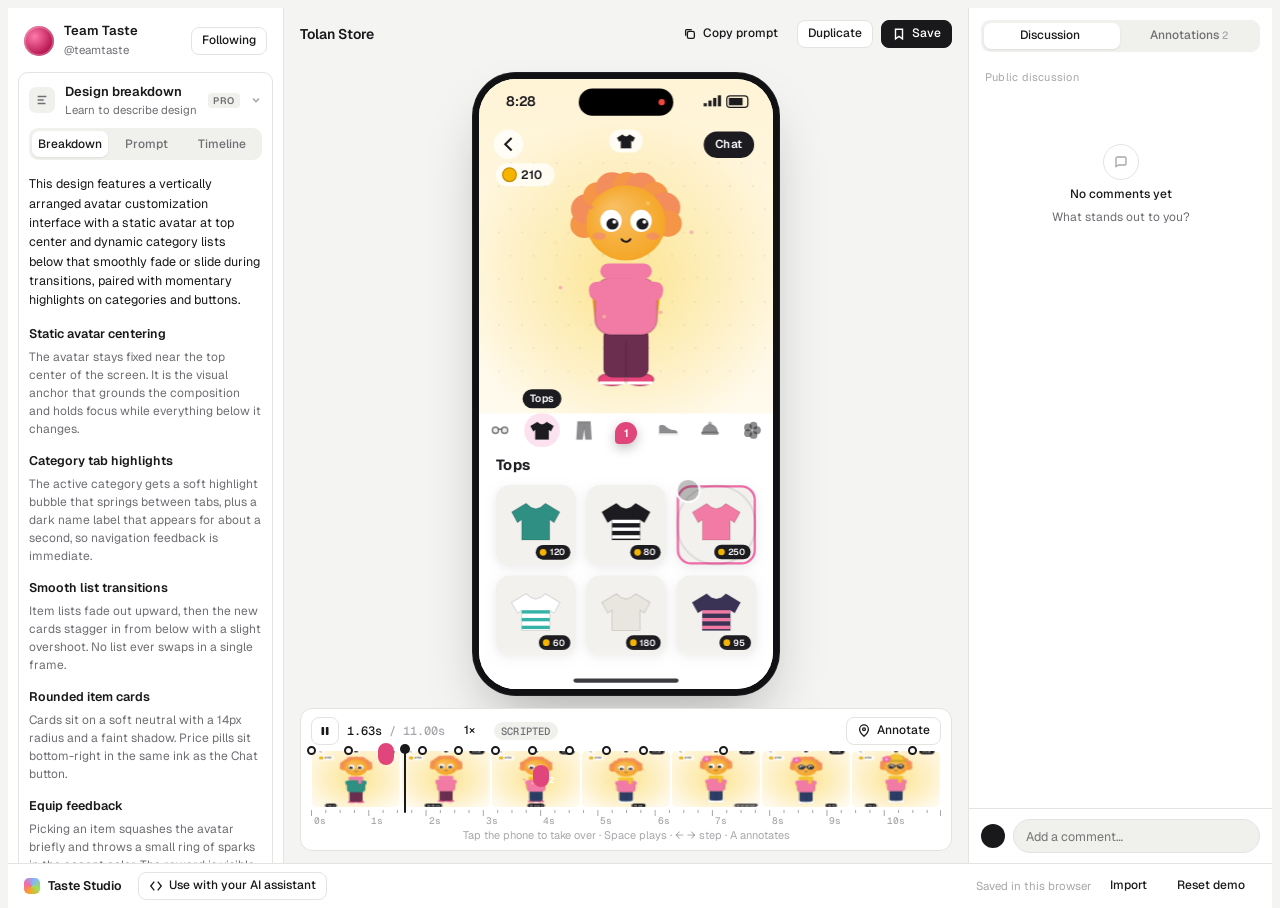
<file: taste-studio/index.html>
<!doctype html>
<html lang="en">
<head>
<meta charset="utf-8">
<meta name="viewport" content="width=device-width, initial-scale=1, viewport-fit=cover">
</head>
<body>
<title>Taste Studio</title>
<link rel="preconnect" href="https://fonts.googleapis.com">
<link rel="preconnect" href="https://fonts.gstatic.com" crossorigin>
<link rel="stylesheet" href="https://fonts.googleapis.com/css2?family=Geist:wght@400;500;600;700&family=Geist+Mono:wght@400;500&display=swap">
<style>
/* Layout: three-pane review desk. Library + breakdown | live specimen + filmstrip scrubber | discussion + annotations */
:root{
  --bg:#F4F4F2; --panel:#FFFFFF; --panel-2:#F0F0ED; --line:#E4E3DF; --fg:#19191B; --muted:#6F6E73; --faint:#A8A7AB;
  --pill:#19191B; --pill-fg:#FFFFFF; --mark:#E0457B; --mark-soft:rgba(224,69,123,.14);
  --ok:#1F8A5B; --warn:#A86A12; --bad:#C23B3B; --bezel:#111113; --stage:#ECECE9;
  --shadow:0 1px 2px rgba(20,20,22,.05),0 10px 30px rgba(20,20,22,.07);
  --font:"Geist",ui-sans-serif,system-ui,-apple-system,"Segoe UI",sans-serif;
  --mono:"Geist Mono",ui-monospace,SFMono-Regular,Menlo,monospace;
  --r:10px;
}
@media (prefers-color-scheme: dark){:root:not([data-theme="light"]){
  --bg:#111113; --panel:#18181B; --panel-2:#222226; --line:#2C2C31; --fg:#EDEDEF; --muted:#9C9BA3; --faint:#64636B;
  --pill:#EDEDEF; --pill-fg:#141416; --mark:#F06B98; --mark-soft:rgba(240,107,152,.18);
  --ok:#4CC38A; --warn:#E2A23B; --bad:#F07171; --bezel:#000000; --stage:#141417;
  --shadow:0 1px 2px rgba(0,0,0,.4),0 10px 30px rgba(0,0,0,.35); color-scheme:dark}}
:root[data-theme="dark"]{
  --bg:#111113; --panel:#18181B; --panel-2:#222226; --line:#2C2C31; --fg:#EDEDEF; --muted:#9C9BA3; --faint:#64636B;
  --pill:#EDEDEF; --pill-fg:#141416; --mark:#F06B98; --mark-soft:rgba(240,107,152,.18);
  --ok:#4CC38A; --warn:#E2A23B; --bad:#F07171; --bezel:#000000; --stage:#141417;
  --shadow:0 1px 2px rgba(0,0,0,.4),0 10px 30px rgba(0,0,0,.35); color-scheme:dark}

[hidden]{display:none!important}
html,body{height:100%}
body{background:var(--bg);color:var(--fg);font:13px/1.45 var(--font);-webkit-font-smoothing:antialiased;overflow:hidden}
button,input,textarea,select{font:inherit;color:inherit}
button{cursor:pointer}
:focus-visible{outline:2px solid var(--mark);outline-offset:2px}
[contenteditable]{outline:none;border-radius:4px;transition:background .15s}
[contenteditable]:hover{background:var(--panel-2)}
[contenteditable]:focus{background:var(--panel-2);box-shadow:0 0 0 1px var(--line)}
.mono{font-family:var(--mono);font-variant-numeric:tabular-nums}

.app{display:grid;grid-template-columns:276px minmax(0,1fr) 304px;grid-template-rows:minmax(0,1fr) auto;height:100%}
.side,.right{background:var(--panel);min-height:0;display:flex;flex-direction:column}
.side{border-right:1px solid var(--line);overflow:auto}
.right{border-left:1px solid var(--line)}
.center{display:flex;flex-direction:column;min-width:0;min-height:0;background:var(--bg)}
.bar{grid-column:1/-1;display:flex;align-items:center;gap:8px;padding:8px 16px;border-top:1px solid var(--line);background:var(--panel);flex-wrap:wrap}

/* buttons */
.btn{display:inline-flex;align-items:center;gap:6px;height:28px;padding:0 10px;border-radius:8px;border:1px solid var(--line);background:var(--panel);font-size:12px;font-weight:500;white-space:nowrap;transition:background .15s,transform .1s}
.btn:hover{background:var(--panel-2)}
.btn:active{transform:scale(.97)}
.btn.dark{background:var(--pill);color:var(--pill-fg);border-color:var(--pill)}
.btn.dark:hover{opacity:.88}
.btn.ghost{border-color:transparent;background:transparent}
.btn.ghost:hover{background:var(--panel-2)}
.btn.on{background:var(--mark-soft);border-color:var(--mark);color:var(--mark)}
.btn svg{width:14px;height:14px;flex:none}
.icon-btn{width:28px;padding:0;justify-content:center}
.badge{font:600 9.5px/1 var(--font);letter-spacing:.06em;padding:3px 5px;border-radius:4px;background:var(--panel-2);color:var(--muted)}

/* sidebar */
.team{display:flex;align-items:center;gap:10px;padding:14px 16px 12px}
.ava{width:30px;height:30px;border-radius:50%;flex:none;background:radial-gradient(circle at 35% 35%,#FF7AA8,#B5124F 70%);box-shadow:inset 0 0 0 2px rgba(255,255,255,.25)}
.team b{display:block;font-weight:600}
.team small{color:var(--muted);font-size:11.5px}
.team .btn{margin-left:auto}
.block{margin:0 10px 8px;border:1px solid var(--line);border-radius:var(--r);background:var(--panel)}
.block-h{display:flex;align-items:center;gap:10px;width:100%;padding:10px 10px;border:0;background:none;text-align:left;border-radius:var(--r)}
.block-h:hover{background:var(--panel-2)}
.block-h b{font-weight:600;display:block;white-space:nowrap;overflow:hidden;text-overflow:ellipsis}
.block-h small{white-space:nowrap;overflow:hidden;text-overflow:ellipsis;display:block}
.block-h small{color:var(--muted);font-size:11.5px}
.block-h .grow{flex:1;min-width:0}
.block-h .chev{transition:transform .2s;color:var(--faint)}
.block.closed .chev{transform:rotate(-90deg)}
.block.closed .block-b{display:none}
.block-b{padding:0 10px 12px}
.ico{width:26px;height:26px;border-radius:7px;background:var(--panel-2);display:grid;place-items:center;flex:none;color:var(--muted)}
.ico svg{width:14px;height:14px}

.seg{display:grid;grid-auto-flow:column;grid-auto-columns:1fr;gap:2px;padding:3px;border-radius:9px;background:var(--panel-2)}
.seg button{border:0;background:none;height:26px;border-radius:7px;font-size:12px;color:var(--muted);font-weight:500;transition:background .15s,color .15s}
.seg button[aria-selected="true"]{background:var(--panel);color:var(--fg);box-shadow:0 1px 2px rgba(0,0,0,.08)}
.seg .n{font-family:var(--mono);font-size:10.5px;color:var(--faint);margin-left:3px}

.pane{padding-top:12px;display:flex;flex-direction:column;gap:12px}
.pane .lede{color:var(--muted);font-size:12px}
.summary{font-size:12.5px;line-height:1.55;padding:2px 4px;margin:0 -4px}
.obs{position:relative;display:flex;flex-direction:column;gap:3px}
.obs h4{margin:0 -4px;padding:1px 4px;font-size:12.5px;font-weight:600}
.obs p{margin:0 -4px;padding:1px 4px;color:var(--muted);font-size:12px;line-height:1.5}
.del{position:absolute;right:-4px;top:-2px;width:22px;height:22px;border:0;border-radius:6px;background:var(--panel);color:var(--faint);display:grid;place-items:center;opacity:0;transition:opacity .15s}
.obs:hover .del,.tl-row:hover .del,.ann:hover .del,.cmt:hover .del,.del:focus-visible{opacity:1}
.del:hover{color:var(--bad);background:var(--panel-2)}
.add{border:1px dashed var(--line);background:none;border-radius:8px;height:30px;color:var(--muted);font-size:12px}
.add:hover{border-color:var(--faint);color:var(--fg)}
.prompt{width:100%;min-height:220px;resize:vertical;border:1px solid var(--line);border-radius:8px;background:var(--panel-2);padding:10px;font-size:12px;line-height:1.55}
.row{display:flex;gap:6px;flex-wrap:wrap}

.tl{display:flex;flex-direction:column}
.tl-row{position:relative;display:grid;grid-template-columns:12px 46px minmax(0,1fr);gap:6px;align-items:start;padding:7px 4px;margin:0 -4px;border-radius:7px}
.tl-row .dot{width:5px;height:5px;border-radius:50%;background:var(--faint);margin-top:7px;justify-self:center;transition:transform .2s,background .2s}
.tl-row .tt{border:0;background:none;padding:2px 0;text-align:left;font:500 11.5px var(--mono);color:var(--muted);font-variant-numeric:tabular-nums}
.tl-row .tt:hover{color:var(--fg);text-decoration:underline}
.tl-row .tx{font-size:12px;color:var(--muted);padding:1px 4px;margin:0 -4px;line-height:1.45}
.tl-row.active{background:var(--panel-2)}
.tl-row.active .dot{background:var(--fg);transform:scale(1.5)}
.tl-row.active .tx,.tl-row.active .tt{color:var(--fg)}

.pal{display:flex;flex-direction:column;gap:2px}
.sw{display:grid;grid-template-columns:28px minmax(0,1fr) auto;gap:10px;align-items:center;padding:5px 4px;margin:0 -4px;border-radius:7px}
.sw:hover{background:var(--panel-2)}
.chip{position:relative;width:28px;height:28px;border-radius:8px;box-shadow:inset 0 0 0 1px rgba(0,0,0,.1);overflow:hidden}
.chip input{position:absolute;inset:-6px;width:40px;height:40px;opacity:0;cursor:pointer}
.sw .nm{font-weight:500;font-size:12px;padding:0 3px;margin:0 -3px}
.sw .rl{font-size:11px;color:var(--muted);padding:0 3px;margin:0 -3px}
.sw .hx{font:11px var(--mono);color:var(--muted);text-align:right}
.cr{font:600 9.5px var(--mono);padding:2px 4px;border-radius:4px;margin-top:2px;display:inline-block}
.cr{color:var(--muted);background:var(--panel-2)}
.cr.aaa,.cr.aa{color:var(--ok);background:color-mix(in srgb,var(--ok) 13%,transparent)}
.cr.lg{color:var(--warn);background:color-mix(in srgb,var(--warn) 14%,transparent)}
.cr.fail{color:var(--bad);background:color-mix(in srgb,var(--bad) 13%,transparent)}
.mini{display:flex;margin-left:auto}
.mini i{width:12px;height:12px;border-radius:50%;margin-left:-3px;box-shadow:0 0 0 1.5px var(--panel)}

.meta{margin:4px 16px 12px;display:grid;grid-template-columns:auto 1fr;gap:7px 12px;font-size:12px}
.meta dt{color:var(--muted);display:flex;align-items:center;gap:7px}
.meta dt svg{width:13px;height:13px;color:var(--faint)}
.meta dd{margin:0;text-align:right;font-variant-numeric:tabular-nums}
.meta select{border:0;background:none;text-align:right;font-size:12px;cursor:pointer}
.tags{display:inline-flex;gap:4px;justify-content:flex-end;flex-wrap:wrap}
.tag{font-size:10.5px;padding:1px 6px;border-radius:99px;background:var(--panel-2);color:var(--muted)}

.explore{padding:6px 16px 16px;border-top:1px solid var(--line);flex:1}
.explore h3{font-size:12.5px;margin:12px 0 8px;font-weight:600}
.chips{display:flex;gap:4px;margin-bottom:10px;flex-wrap:wrap}
.chips button{height:24px;padding:0 9px;border-radius:99px;border:1px solid var(--line);background:none;font-size:11.5px;color:var(--muted)}
.chips button[aria-pressed="true"]{background:var(--pill);color:var(--pill-fg);border-color:var(--pill)}
.lib{display:flex;flex-direction:column;gap:4px}
.lib-item{display:grid;grid-template-columns:44px minmax(0,1fr) auto;gap:10px;align-items:center;padding:5px;margin:0 -5px;border-radius:9px;border:0;background:none;text-align:left}
.lib-item:hover{background:var(--panel-2)}
.lib-item[aria-current="true"]{background:var(--panel-2);box-shadow:inset 0 0 0 1px var(--line)}
.lib-item .th{width:44px;height:44px;border-radius:8px;object-fit:cover;background:var(--panel-2);display:block}
.lib-item b{font-weight:500;font-size:12px;display:block;overflow:hidden;text-overflow:ellipsis;white-space:nowrap}
.lib-item small{font-size:11px;color:var(--muted)}
.lib-item .kind{font:500 9.5px var(--mono);color:var(--faint);letter-spacing:.04em;text-transform:uppercase}
.dropzone{margin-top:10px;border:1px dashed var(--line);border-radius:10px;padding:14px 10px;text-align:center;color:var(--muted);font-size:12px;cursor:pointer;transition:border-color .15s,background .15s}
.dropzone:hover,.dropzone.over{border-color:var(--mark);background:var(--mark-soft);color:var(--fg)}
.dropzone b{color:var(--fg);font-weight:500}

/* center */
.center-h{display:flex;align-items:center;gap:8px;padding:12px 16px;flex-wrap:wrap}
.center-h h1{font-size:14px;font-weight:600;margin:0;padding:2px 6px;margin-left:-6px;min-width:40px}
.center-h .sp{flex:1}
.stage{position:relative;flex:1;min-height:0;display:grid;place-items:center;padding:8px 16px;overflow:hidden}
.device{position:relative;padding:7px;border-radius:44px;background:var(--bezel);box-shadow:0 30px 60px -20px rgba(20,20,22,.35),0 0 0 1px rgba(255,255,255,.06) inset;transition:border-radius .3s,padding .3s}
.device.still{padding:0;border-radius:12px;background:var(--panel);box-shadow:var(--shadow)}
.screen{position:relative;border-radius:37px;overflow:hidden;background:#fff;touch-action:manipulation}
.device.still .screen{border-radius:12px}
.screen canvas,.screen img{display:block;width:100%;height:100%}
.screen img{object-fit:contain;background:var(--panel)}
.screen.annotating{cursor:crosshair}
.screen.annotating::after{content:"Click anywhere to drop a note";position:absolute;left:50%;bottom:16px;transform:translateX(-50%);background:var(--pill);color:var(--pill-fg);font-size:11.5px;padding:6px 10px;border-radius:99px;white-space:nowrap;pointer-events:none;animation:rise .25s ease-out}
@keyframes rise{from{opacity:0;transform:translate(-50%,6px)}}
.pins{position:absolute;inset:0;pointer-events:none}
.pin{position:absolute;width:22px;height:22px;margin:-11px 0 0 -11px;border-radius:50% 50% 50% 4px;background:var(--mark);color:#fff;font:600 11px/22px var(--font);text-align:center;box-shadow:0 4px 12px rgba(0,0,0,.25);transform:scale(0) rotate(-20deg);transition:transform .32s cubic-bezier(.34,1.56,.64,1),opacity .2s;opacity:0;pointer-events:auto;cursor:pointer;border:0;padding:0}
.pin.on{transform:scale(1) rotate(0);opacity:1}
.pin .tip{position:absolute;left:28px;top:-2px;width:max-content;max-width:190px;background:var(--pill);color:var(--pill-fg);font:400 11.5px/1.4 var(--font);text-align:left;padding:6px 9px;border-radius:8px;opacity:0;transform:translateX(-4px);transition:.18s;pointer-events:none}
.pin:hover .tip,.pin.flash .tip{opacity:1;transform:none}
.drop-veil{position:absolute;inset:10px;border:2px dashed var(--mark);border-radius:16px;background:var(--mark-soft);display:grid;place-items:center;font-weight:600;color:var(--mark);pointer-events:none;opacity:0;transition:opacity .15s}
.dragging .drop-veil{opacity:1}

.scrub{margin:0 16px 12px;padding:8px 10px 6px;border:1px solid var(--line);border-radius:12px;background:var(--panel)}
.scrub-top{display:flex;align-items:center;gap:8px;margin-bottom:6px;flex-wrap:wrap}
.time{font:500 12px var(--mono);font-variant-numeric:tabular-nums}
.time span{color:var(--faint)}
.mode{font:500 10.5px var(--mono);padding:2px 7px;border-radius:99px;background:var(--panel-2);color:var(--muted);letter-spacing:.02em}
.mode.live{background:var(--mark-soft);color:var(--mark)}
.scrub-top .sp{flex:1}
.strip{position:relative;height:74px;cursor:ew-resize;touch-action:none;user-select:none}
.strip canvas{display:block;width:100%;height:100%;border-radius:6px}
.marks{position:absolute;inset:0;pointer-events:none}
.mk{box-sizing:border-box;display:grid;place-items:center;line-height:1;position:absolute;top:-5px;width:9px;height:9px;margin-left:-4.5px;border-radius:50%;background:var(--panel);border:2px solid var(--fg);pointer-events:auto;cursor:pointer;padding:0;transition:transform .15s}
.mk:hover{transform:scale(1.35)}
.mk.ann{border-color:var(--mark);background:var(--mark);width:15px;height:15px;margin-left:-7.5px;top:-8px;color:#fff;font:600 8.5px/1 var(--font)}
.playhead{position:absolute;top:-3px;bottom:12px;width:2px;margin-left:-1px;background:var(--fg);pointer-events:none;border-radius:2px}
.playhead::before{content:"";position:absolute;top:-4px;left:-4px;width:10px;height:10px;border-radius:50%;background:var(--fg)}
.scrub-hint{font-size:11px;color:var(--faint);text-align:center;margin-top:3px}
.scrub.no-motion .strip,.scrub.no-motion .play,.scrub.no-motion .time,.scrub.no-motion .speed,.scrub.no-motion .mode{display:none}

/* right */
.right-h{padding:12px 12px 8px}
.rpane{flex:1;overflow:auto;padding:4px 16px 12px;min-height:0}
.empty{display:grid;place-items:center;text-align:center;gap:6px;padding:48px 8px;color:var(--muted);font-size:12px}
.empty .bub{width:34px;height:34px;border-radius:50%;border:1px solid var(--line);display:grid;place-items:center;color:var(--faint)}
.empty b{color:var(--fg);font-weight:500}
.sec-label{font-size:11px;color:var(--faint);margin:6px 0 10px;letter-spacing:.02em}
.cmt{position:relative;display:grid;grid-template-columns:24px minmax(0,1fr);gap:8px;padding:8px 0;animation:rise2 .3s ease-out}
@keyframes rise2{from{opacity:0;transform:translateY(6px)}}
.cmt .av{width:24px;height:24px;border-radius:50%;display:grid;place-items:center;font-size:10px;font-weight:600;color:#fff;background:var(--fg)}
.cmt .who{font-size:12px;font-weight:600}
.cmt .who span{font-weight:400;color:var(--faint);margin-left:4px;font-size:11px}
.cmt p{margin:2px 0 0;font-size:12.5px;white-space:pre-wrap;overflow-wrap:anywhere}
.ann{position:relative;display:grid;grid-template-columns:22px minmax(0,1fr);gap:9px;padding:9px 6px;margin:0 -6px;border-radius:9px;animation:rise2 .3s ease-out}
.ann:hover{background:var(--panel-2)}
.ann .num{width:22px;height:22px;border-radius:50% 50% 50% 4px;background:var(--mark);color:#fff;font:600 11px/22px var(--font);text-align:center;border:0;padding:0}
.ann .at{font:500 11px var(--mono);color:var(--muted);border:0;background:none;padding:0}
.ann .at:hover{color:var(--fg);text-decoration:underline}
.ann textarea{width:100%;border:0;background:none;resize:none;font-size:12.5px;line-height:1.45;padding:2px 4px;margin:2px -4px 0;border-radius:4px;field-sizing:content;min-height:22px}
.ann textarea:focus{background:var(--panel);box-shadow:0 0 0 1px var(--line);outline:none}
.compose{display:flex;gap:8px;align-items:center;padding:10px 12px;border-top:1px solid var(--line)}
.compose .av{width:24px;height:24px;border-radius:50%;background:var(--fg);flex:none}
.compose input{flex:1;min-width:0;height:32px;border:1px solid var(--line);border-radius:99px;background:var(--panel-2);padding:0 12px;font-size:12.5px}
.compose input:focus{outline:none;border-color:var(--faint)}

/* bar */
.bar .sp{flex:1}
.brand{display:flex;align-items:center;gap:8px;font-weight:600;font-size:12.5px;margin-right:8px}
.brand i{width:16px;height:16px;border-radius:5px;background:conic-gradient(from 200deg,#F5A524,#F06BA8,#7FB7FF,#9BE15D,#F5A524)}
.save-state{font-size:11.5px;color:var(--faint)}

/* modal + toast */
.veil{position:fixed;inset:0;background:rgba(10,10,12,.42);display:grid;place-items:center;padding:16px;z-index:40;animation:fade .2s}
@keyframes fade{from{opacity:0}}
.modal{width:min(560px,100%);max-height:calc(100% - 32px);overflow:auto;background:var(--panel);border-radius:14px;box-shadow:var(--shadow);padding:18px;display:flex;flex-direction:column;gap:12px;animation:pop .25s cubic-bezier(.34,1.4,.64,1)}
@keyframes pop{from{transform:scale(.96);opacity:0}}
.modal h2{margin:0;font-size:15px;text-wrap:balance}
.modal p{margin:0;color:var(--muted);font-size:12.5px;max-width:62ch}
.modal textarea{width:100%;height:240px;border:1px solid var(--line);border-radius:8px;background:var(--panel-2);font:11.5px/1.5 var(--mono);padding:10px;resize:vertical}
.toast{position:fixed;left:50%;bottom:64px;transform:translate(-50%,20px);background:var(--pill);color:var(--pill-fg);padding:8px 14px;border-radius:99px;font-size:12.5px;opacity:0;transition:.25s;pointer-events:none;z-index:50}
.toast.show{opacity:1;transform:translate(-50%,0)}

@media (max-width:1100px){
  .app{grid-template-columns:260px minmax(0,1fr)}
  .right{grid-column:1/-1;border-left:0;border-top:1px solid var(--line);max-height:none}
  body{overflow:auto} .app{height:auto;min-height:100%}
  .center{min-height:760px}
}
@media (max-width:760px){
  .app{grid-template-columns:minmax(0,1fr)}
  .center{order:-1;min-height:700px}
  .side{border-right:0;overflow:visible}
}
@media (prefers-reduced-motion:reduce){*{animation:none!important;transition:none!important}}
</style>

<div class="app" id="app">
  <aside class="side" aria-label="Reference details">
    <div class="team">
      <div class="ava" aria-hidden="true"></div>
      <div><b>Team Taste</b><small>@teamtaste</small></div>
      <button class="btn" id="followBtn" type="button">Following</button>
    </div>

    <section class="block" id="bdBlock">
      <button class="block-h" type="button" data-toggle="bdBlock" aria-expanded="true">
        <span class="ico"><svg viewBox="0 0 16 16" fill="none" stroke="currentColor" stroke-width="1.5"><path d="M3 4h10M3 8h7M3 12h9"/></svg></span>
        <span class="grow"><b>Design breakdown</b><small>Learn to describe design</small></span>
        <span class="badge">PRO</span>
        <svg class="chev" width="12" height="12" viewBox="0 0 12 12" fill="none" stroke="currentColor" stroke-width="1.6"><path d="M3 4.5l3 3 3-3"/></svg>
      </button>
      <div class="block-b">
        <div class="seg" role="tablist" id="bdTabs">
          <button role="tab" type="button" data-tab="breakdown" aria-selected="true">Breakdown</button>
          <button role="tab" type="button" data-tab="prompt" aria-selected="false">Prompt</button>
          <button role="tab" type="button" data-tab="timeline" aria-selected="false">Timeline</button>
        </div>
        <div class="pane" id="bdPane"></div>
      </div>
    </section>

    <section class="block closed" id="palBlock">
      <button class="block-h" type="button" data-toggle="palBlock" aria-expanded="false">
        <span class="ico"><svg viewBox="0 0 16 16" fill="none" stroke="currentColor" stroke-width="1.5"><circle cx="8" cy="8" r="5.5"/><circle cx="6" cy="6.5" r=".8" fill="currentColor"/><circle cx="9.5" cy="5.8" r=".8" fill="currentColor"/><circle cx="10.6" cy="9" r=".8" fill="currentColor"/></svg></span>
        <span class="grow"><b>Color palette</b><small id="palSub">6 colors</small></span>
        <span class="mini" id="palMini"></span>
        <svg class="chev" width="12" height="12" viewBox="0 0 12 12" fill="none" stroke="currentColor" stroke-width="1.6"><path d="M3 4.5l3 3 3-3"/></svg>
      </button>
      <div class="block-b"><div class="pal" id="palPane"></div></div>
    </section>

    <dl class="meta" id="metaPane"></dl>

    <section class="explore">
      <h3>Keep exploring</h3>
      <div class="chips" id="chips">
        <button type="button" data-f="all" aria-pressed="true">All</button>
        <button type="button" data-f="demo" aria-pressed="false">Motion</button>
        <button type="button" data-f="image" aria-pressed="false">Stills</button>
      </div>
      <div class="lib" id="lib"></div>
      <label class="dropzone" id="dropzone" for="fileIn"><b>Add a reference</b><br>Drop, paste or pick a screenshot</label>
      <input type="file" id="fileIn" accept="image/*" hidden multiple>
    </section>
  </aside>

  <main class="center">
    <div class="center-h">
      <h1 id="title" contenteditable="plaintext-only" spellcheck="false">Tolan Store</h1>
      <span class="sp"></span>
      <button class="btn ghost" id="copyPromptBtn" type="button"><svg viewBox="0 0 16 16" fill="none" stroke="currentColor" stroke-width="1.5"><rect x="5" y="5" width="8" height="8" rx="2"/><path d="M3 10V4a1 1 0 011-1h6"/></svg>Copy prompt</button>
      <button class="btn" id="dupBtn" type="button">Duplicate</button>
      <button class="btn dark" id="saveBtn" type="button"><svg viewBox="0 0 16 16" fill="none" stroke="currentColor" stroke-width="1.6"><path d="M4 2.5h8v11l-4-2.8-4 2.8z"/></svg>Save</button>
    </div>
    <div class="stage" id="stage">
      <div class="device" id="device">
        <div class="screen" id="screen">
          <canvas id="phone" aria-label="Animated reference playback"></canvas>
          <img id="still" alt="" hidden>
          <div class="pins" id="pins"></div>
        </div>
      </div>
      <div class="drop-veil">Drop to add to your library</div>
    </div>
    <div class="scrub" id="scrub">
      <div class="scrub-top">
        <button class="btn icon-btn play" id="playBtn" type="button" aria-label="Play"></button>
        <span class="time" id="time">0.00s <span>/ 11.00s</span></span>
        <button class="btn ghost speed" id="speedBtn" type="button">1×</button>
        <span class="mode" id="mode">SCRIPTED</span>
        <span class="sp"></span>
        <button class="btn" id="annBtn" type="button"><svg viewBox="0 0 16 16" fill="none" stroke="currentColor" stroke-width="1.5"><path d="M8 14s5-4.2 5-8A5 5 0 003 6c0 3.8 5 8 5 8z"/><circle cx="8" cy="6" r="1.6"/></svg>Annotate</button>
      </div>
      <div class="strip" id="strip"><canvas id="film"></canvas><div class="marks" id="marks"></div><div class="playhead" id="playhead"></div></div>
      <div class="scrub-hint" id="hint">Tap the phone to take over · Space plays · ← → step · A annotates</div>
    </div>
  </main>

  <aside class="right" aria-label="Discussion">
    <div class="right-h">
      <div class="seg" role="tablist" id="rTabs">
        <button role="tab" type="button" data-r="discussion" aria-selected="true">Discussion<span class="n" id="nCmt"></span></button>
        <button role="tab" type="button" data-r="annotations" aria-selected="false">Annotations<span class="n" id="nAnn"></span></button>
      </div>
    </div>
    <div class="rpane" id="rPane"></div>
    <form class="compose" id="compose">
      <span class="av" aria-hidden="true"></span>
      <input id="cmtIn" placeholder="Add a comment…" autocomplete="off" aria-label="Add a comment">
    </form>
  </aside>

  <footer class="bar">
    <span class="brand"><i aria-hidden="true"></i>Taste Studio</span>
    <button class="btn" id="mcpBtn" type="button"><svg viewBox="0 0 16 16" fill="none" stroke="currentColor" stroke-width="1.5"><path d="M6 3L2 8l4 5M10 3l4 5-4 5"/></svg>Use with your AI assistant</button>
    <span class="sp"></span>
    <span class="save-state" id="saveState">Saved in this browser</span>
    <button class="btn ghost" id="importBtn" type="button">Import</button>
    <button class="btn ghost" id="resetBtn" type="button">Reset demo</button>
  </footer>
</div>
<div class="toast" id="toast" role="status"></div>

<script>
(()=>{
"use strict";
/* ---------- helpers ---------- */
const $=(s,r=document)=>r.querySelector(s), $$=(s,r=document)=>[...r.querySelectorAll(s)];
const esc=s=>String(s??'').replace(/[&<>"']/g,c=>({'&':'&amp;','<':'&lt;','>':'&gt;','"':'&quot;',"'":'&#39;'}[c]));
const uid=()=>Math.random().toString(36).slice(2,9);
const clamp=(v,a,b)=>Math.max(a,Math.min(b,v));
const E={inOut:t=>t<.5?4*t*t*t:1-Math.pow(-2*t+2,3)/2,out:t=>1-Math.pow(1-t,3),
  back:t=>{const c1=1.6,c3=c1+1;return 1+c3*Math.pow(t-1,3)+c1*Math.pow(t-1,2)},
  spring:t=>t>=1?1:1-Math.exp(-7*t)*Math.cos(9*t)};
const hex2rgb=h=>{h=(h||'#000').replace('#','');if(h.length===3)h=h.split('').map(c=>c+c).join('');const n=parseInt(h,16)||0;return[n>>16&255,n>>8&255,n&255]};
const rgb2hex=(r,g,b)=>'#'+[r,g,b].map(v=>clamp(Math.round(v),0,255).toString(16).padStart(2,'0')).join('').toUpperCase();
const mix=(a,b,t)=>{const A=hex2rgb(a),B=hex2rgb(b);return rgb2hex(A[0]+(B[0]-A[0])*t,A[1]+(B[1]-A[1])*t,A[2]+(B[2]-A[2])*t)};
const rgba=(h,a)=>{const[r,g,b]=hex2rgb(h);return`rgba(${r},${g},${b},${a})`};
const lum=h=>{const c=hex2rgb(h).map(v=>{v/=255;return v<=.03928?v/12.92:Math.pow((v+.055)/1.055,2.4)});return .2126*c[0]+.7152*c[1]+.0722*c[2]};
const contrast=(a,b)=>{const x=lum(a),y=lum(b);return(Math.max(x,y)+.05)/(Math.min(x,y)+.05)};
const grade=r=>r>=7?['AAA','aaa']:r>=4.5?['AA','aa']:r>=3?['AA large','lg']:['Fail','fail'];
const fmt=t=>t.toFixed(2)+'s';
const reduced=matchMedia('(prefers-reduced-motion: reduce)').matches;

/* ---------- the specimen: a scripted avatar-store screen drawn on canvas ---------- */
const W=280,H=580,DUR=11;
const CATS=[{k:'face',n:'Face'},{k:'top',n:'Tops'},{k:'bottom',n:'Bottoms'},{k:'scarf',n:'Scarves'},{k:'shoes',n:'Shoes'},{k:'hat',n:'Hats'},{k:'acc',n:'Accessories'}];
const ITEMS={
  face:[{c:'#1C1B1F',k:'round'},{c:'#E3E1DB',k:'square'},{c:'#F06BA8',k:'heart'},{c:'#3A7BD5',k:'round'},{c:'#C9A227',k:'square'},{c:null}],
  top:[{c:'#2F8F83'},{c:'#1C1B1F',s:'#FFFFFF'},{c:'#F27BA6'},{c:'#FFFFFF',s:'#36B3A8'},{c:'#E9E6DF'},{c:'#3B3355',s:'#F27BA6'}],
  bottom:[{c:'#6B2E4F'},{c:'#2C3E66'},{c:'#D9C9A3'},{c:'#1C1B1F'},{c:'#7FA36B'},{c:'#E86A5C'}],
  scarf:[{c:'#F27BA6'},{c:'#F4C430'},{c:'#4C9F70'},{c:'#FFFFFF',s:'#E5484D'},{c:'#3A7BD5'},{c:'#8E5BD0'}],
  shoes:[{c:'#E8457A'},{c:'#FFFFFF'},{c:'#1C1B1F'},{c:'#F4A62A'},{c:'#3A7BD5'},{c:'#7FA36B'}],
  hat:[{c:null},{c:'#E5484D'},{c:'#2C3E66'},{c:'#F4C430'},{c:'#FFFFFF',s:'#36B3A8'},{c:'#1C1B1F'}],
  acc:[{c:'#F06BA8'},{c:'#9BE15D'},{c:'#F8B4A6'},{c:'#7FB7FF'},{c:'#FFD166'},{c:'#C39BFF'}]
};
const PRICES=[120,80,250,60,180,95];
const OUTFIT0={face:5,top:0,bottom:0,scarf:0,shoes:0,hat:0,acc:-1};
const SCRIPT=[{t:.6,tab:1},{t:1.3,item:2},{t:2,tab:2},{t:2.6,item:1},{t:3.3,tab:3},{t:3.9,item:1},{t:4.6,tab:4},{t:5.2,item:1},
  {t:5.9,tab:6},{t:6.5,item:0},{t:7.2,tab:0},{t:7.8,item:0},{t:8.5,tab:5},{t:9.1,item:3},{t:9.9,tab:1},{t:10.5,item:5}];
const tabC=i=>({x:20+i*40,y:334});
const itemR=j=>({x:16+(j%3)*86,y:386+Math.floor(j/3)*86,w:76,h:76});
const itemC=j=>{const r=itemR(j);return{x:r.x+r.w/2,y:r.y+r.h/2}};
const evPos=e=>e.tab!=null?tabC(e.tab):itemC(e.item);
const REST={x:214,y:520};

function stateAt(t){
  let tab=6,prev=6,tabAt=-9,outfit={...OUTFIT0},equip=null,tap=null;
  for(const e of SCRIPT){if(e.t>t)break;
    if(e.tab!=null){prev=tab;tab=e.tab;tabAt=e.t}else{outfit[CATS[tab].k]=e.item;equip={cat:CATS[tab].k,at:e.t}}
    tap={t:e.t,p:evPos(e)}}
  // finger path: glide between taps on an arc
  let i=-1;while(i+1<SCRIPT.length&&SCRIPT[i+1].t<=t)i++;
  const a=i>=0?SCRIPT[i]:null,b=SCRIPT[i+1];
  const p0=a?evPos(a):REST,p1=b?evPos(b):REST,t0=a?a.t:0,t1=b?b.t:DUR;
  const s=E.inOut(clamp((t-(t0+.16))/Math.max(.05,(t1-.08)-(t0+.16)),0,1));
  const cursor={x:p0.x+(p1.x-p0.x)*s,y:p0.y+(p1.y-p0.y)*s-Math.sin(Math.PI*s)*22,
    down:b?clamp(1-(t1-t)/.1,0,1):0,alpha:clamp(Math.min(t/.3,(DUR-t)/.3),0,1)};
  return{clock:t,tab,prev,tabAt,outfit,equip,tap,cursor,look:cursor};
}

function rr(c,x,y,w,h,r){r=Math.min(r,w/2,h/2);c.beginPath();c.moveTo(x+r,y);c.arcTo(x+w,y,x+w,y+h,r);c.arcTo(x+w,y+h,x,y+h,r);c.arcTo(x,y+h,x,y,r);c.arcTo(x,y,x+w,y,r);c.closePath()}
function poly(c,cx,cy,s,pts){c.beginPath();pts.forEach(([x,y],i)=>i?c.lineTo(cx+x*s,cy+y*s):c.moveTo(cx+x*s,cy+y*s));c.closePath()}
function stripes(c,cx,cy,s,col){if(!col)return;c.save();c.clip();c.fillStyle=col;for(let y=-.5;y<.5;y+=.16)c.fillRect(cx-s,cy+y*s,s*2,s*.07);c.restore()}
const LINE='rgba(0,0,0,.12)';
/* item glyphs, reused for cards, tab icons and the character's wardrobe */
const GLYPH={
  top(c,x,y,s,it){poly(c,x,y,s,[[-.2,-.36],[-.5,-.18],[-.38,.04],[-.29,-.02],[-.29,.4],[.29,.4],[.29,-.02],[.38,.04],[.5,-.18],[.2,-.36],[.1,-.28],[0,-.25],[-.1,-.28]]);
    c.fillStyle=it.c;c.fill();c.strokeStyle=LINE;c.lineWidth=1;c.stroke();if(it.s){poly(c,x,y,s,[[-.29,-.1],[.29,-.1],[.29,.4],[-.29,.4]]);stripes(c,x,y,s,it.s)}},
  bottom(c,x,y,s,it){poly(c,x,y,s,[[-.28,-.38],[.28,-.38],[.33,.4],[.06,.4],[0,-.06],[-.06,.4],[-.33,.4]]);c.fillStyle=it.c;c.fill();c.strokeStyle=LINE;c.stroke();
    c.fillStyle='rgba(0,0,0,.12)';c.fillRect(x-.28*s,y-.38*s,.56*s,.08*s)},
  scarf(c,x,y,s,it){c.fillStyle=it.c;c.strokeStyle=LINE;c.lineWidth=1;c.beginPath();c.ellipse(x,y-.14*s,.34*s,.14*s,0,0,7);c.fill();c.stroke();
    c.beginPath();c.ellipse(x,y-.14*s,.2*s,.05*s,0,0,7);c.fillStyle='rgba(0,0,0,.18)';c.fill();c.fillStyle=it.c;
    for(const[a,dx]of[[.22,.02],[-.12,.16]]){c.save();c.translate(x+dx*s,y-.06*s);c.rotate(a);rr(c,-.07*s,0,.14*s,.46*s,.05*s);c.fill();c.stroke();
      if(it.s){rr(c,-.07*s,0,.14*s,.46*s,.05*s);stripes(c,0,.2*s,s,it.s)}c.restore()}},
  shoes(c,x,y,s,it){c.beginPath();c.moveTo(x-.38*s,y+.14*s);c.lineTo(x-.38*s,y-.18*s);c.quadraticCurveTo(x-.3*s,y-.26*s,x-.14*s,y-.2*s);
    c.quadraticCurveTo(x+.02*s,y-.02*s,x+.3*s,y+.0*s);c.quadraticCurveTo(x+.42*s,y+.04*s,x+.4*s,y+.14*s);c.closePath();c.fillStyle=it.c;c.fill();c.strokeStyle=LINE;c.stroke();
    c.fillStyle='#FFFFFF';rr(c,x-.4*s,y+.12*s,.82*s,.08*s,.04*s);c.fill();c.strokeStyle=LINE;c.stroke()},
  hat(c,x,y,s,it){if(!it.c)return GLYPH.none(c,x,y,s);c.beginPath();c.ellipse(x,y+.1*s,.34*s,.36*s,0,Math.PI,0);c.fillStyle=it.c;c.fill();c.strokeStyle=LINE;c.stroke();
    if(it.s){c.beginPath();c.ellipse(x,y+.1*s,.34*s,.36*s,0,Math.PI,0);stripes(c,x,y,s,it.s)}
    c.fillStyle=mix(it.c,'#000000',.15);rr(c,x-.38*s,y+.06*s,.76*s,.13*s,.06*s);c.fill();c.beginPath();c.arc(x,y-.3*s,.08*s,0,7);c.fillStyle=it.s||mix(it.c,'#FFFFFF',.3);c.fill()},
  face(c,x,y,s,it){if(!it.c)return GLYPH.none(c,x,y,s);glasses(c,x,y,s*.9,it)},
  acc(c,x,y,s,it){flower(c,x,y,s*.5,it.c)},
  none(c,x,y,s){c.strokeStyle='rgba(0,0,0,.28)';c.lineWidth=1.6;c.beginPath();c.arc(x,y,.22*s,0,7);c.moveTo(x-.15*s,y+.15*s);c.lineTo(x+.15*s,y-.15*s);c.stroke()}
};
function glasses(c,x,y,s,it){c.strokeStyle=it.c;c.lineWidth=Math.max(1.5,s*.06);const dx=.22*s,r=.15*s;
  for(const sx of[-1,1]){c.beginPath();if(it.k==='square')rr(c,x+sx*dx-r,y-r*.85,r*2,r*1.7,r*.35);else if(it.k==='heart'){heart(c,x+sx*dx,y,r*1.1)}else c.arc(x+sx*dx,y,r,0,7);
    c.fillStyle=rgba(it.c,.16);c.fill();c.stroke()}
  c.beginPath();c.moveTo(x-dx+r,y-r*.2);c.quadraticCurveTo(x,y-r*.6,x+dx-r,y-r*.2);c.stroke()}
function heart(c,x,y,r){c.moveTo(x,y+r*.9);c.bezierCurveTo(x-r*1.6,y-r*.1,x-r*.6,y-r*1.3,x,y-r*.4);c.bezierCurveTo(x+r*.6,y-r*1.3,x+r*1.6,y-r*.1,x,y+r*.9);c.closePath()}
function flower(c,x,y,s,col,rot=0){for(let i=0;i<5;i++){const a=rot+i*Math.PI*2/5;c.beginPath();c.arc(x+Math.cos(a)*s*.42,y+Math.sin(a)*s*.42,s*.34,0,7);c.fillStyle=col;c.fill()}
  c.beginPath();c.arc(x,y,s*.24,0,7);c.fillStyle=mix(col,'#FFFFFF',.55);c.fill()}

function drawCharacter(c,cx,feetY,v,P){
  const t=v.clock,o=v.outfit,it=k=>ITEMS[k][o[k]];
  let sx=1,sy=1;const e=v.equip?t-v.equip.at:9;
  if(e>=0&&e<.55){const k=Math.sin(e/.55*Math.PI)*(1-e/.55);sy=1-.09*k;sx=1+.06*k}
  const bob=Math.sin(t*2.4)*2.2*(e<.55?.3:1);
  c.save();c.translate(cx,feetY+bob*.2);c.scale(sx,sy);c.translate(0,-112+bob);
  // shoes + legs
  const sh=it('shoes'),bt=it('bottom');
  for(const s of[-1,1]){c.beginPath();c.ellipse(s*13,106,13,6.5,0,0,7);c.fillStyle=sh.c;c.fill();c.strokeStyle=LINE;c.stroke();
    c.fillStyle='#FFFFFF';c.fillRect(s*13-12,108,24,3)}
  c.fillStyle=bt.c;rr(c,-21,56,42,48,8);c.fill();c.fillStyle='rgba(0,0,0,.14)';c.fillRect(-.6,68,1.2,36);c.fillRect(-21,56,42,4);
  // arms
  const sw=Math.sin(t*2.4+1)*.06;
  for(const s of[-1,1]){c.save();c.translate(s*27,14);c.rotate(s*(.18+sw));c.fillStyle=P.skin;rr(c,-6,0,12,40,6);c.fill();c.restore()}
  // torso
  const tp=it('top');c.fillStyle=tp.c;rr(c,-29,6,58,56,15);c.fill();c.strokeStyle=LINE;c.stroke();
  if(tp.s){rr(c,-29,6,58,56,15);c.save();c.clip();c.fillStyle=tp.s;for(let y=14;y<64;y+=9)c.fillRect(-30,y,60,4);c.restore()}
  for(const s of[-1,1]){c.save();c.translate(s*27,14);c.rotate(s*(.18+sw));c.fillStyle=tp.c;rr(c,-8,-4,16,18,7);c.fill();c.restore()}
  // head petals
  const petal=mix(P.skin,P.accent,.42);
  for(let i=0;i<9;i++){const a=Math.PI+i*Math.PI/8+Math.sin(t*3+i)*.05,r=39;
    c.beginPath();c.arc(Math.cos(a)*r,-48+Math.sin(a)*r*.95,13+(i%2)*2,0,7);c.fillStyle=i%2?petal:mix(petal,P.skin,.35);c.fill()}
  // head
  const g=c.createRadialGradient(-12,-62,4,0,-48,40);g.addColorStop(0,mix(P.skin,'#FFFFFF',.28));g.addColorStop(1,P.skin);
  c.beginPath();c.arc(0,-48,37,0,7);c.fillStyle=g;c.fill();
  // scarf
  const sc=it('scarf');c.fillStyle=sc.c;rr(c,-24,-8,48,15,7.5);c.fill();rr(c,7,0,11,24,5);c.fill();
  if(sc.s){rr(c,-24,-8,48,15,7.5);c.save();c.clip();c.fillStyle=sc.s;for(let x=-24;x<24;x+=8)c.fillRect(x,-8,3.5,15);c.restore()}
  // face
  const lx=v.look?clamp((v.look.x-cx)/45,-3,3):0,ly=v.look?clamp((v.look.y-(feetY-160))/60,-2.5,3):0;
  const ph=(t+.7)%3.4,bl=ph<.16?Math.max(.08,Math.abs(Math.cos(ph/.16*Math.PI))):1;
  for(const s of[-1,1]){c.save();c.translate(s*14,-50);c.scale(1,bl);c.beginPath();c.ellipse(0,0,10,11,0,0,7);c.fillStyle='#FFFFFF';c.fill();
    c.beginPath();c.arc(lx,ly,5.6,0,7);c.fillStyle=P.ink;c.fill();c.beginPath();c.arc(lx+1.8,ly-2,1.8,0,7);c.fillStyle='#FFFFFF';c.fill();c.restore()}
  c.fillStyle=rgba(P.accent,.38);for(const s of[-1,1]){c.beginPath();c.ellipse(s*25,-35,6,3.5,0,0,7);c.fill()}
  c.beginPath();c.arc(0,-34,4.5,.15*Math.PI,.85*Math.PI);c.strokeStyle=P.ink;c.lineWidth=2;c.lineCap='round';c.stroke();
  const fc=it('face');if(fc.c)glasses(c,0,-50,64,fc);
  const ht=it('hat');if(ht.c){c.save();c.translate(0,-84);GLYPH.hat(c,0,0,78,ht);c.restore()}
  if(o.acc>=0)flower(c,-30,-82,20,ITEMS.acc[o.acc].c,t*.6);
  c.restore();
  // sparkle burst on equip
  if(e>=0&&e<.6){const q=e/.6;for(let i=0;i<8;i++){const a=i/8*Math.PI*2+.3,r=40+q*55;c.beginPath();
    c.arc(cx+Math.cos(a)*r,feetY-120+Math.sin(a)*r*.8,3*(1-q)+.5,0,7);c.fillStyle=rgba(i%2?P.accent:P.glow,1-q);c.fill()}}
}

function drawScene(c,v,P,opt={}){
  const t=v.clock;
  c.fillStyle='#FFFFFF';c.fillRect(0,0,W,H);
  const hg=c.createLinearGradient(0,0,0,318);hg.addColorStop(0,P.bg);hg.addColorStop(1,mix(P.bg,'#FFFFFF',.55));c.fillStyle=hg;c.fillRect(0,0,W,318);
  const gl=c.createRadialGradient(140,190,10,140,190,160);gl.addColorStop(0,rgba(P.glow,.85));gl.addColorStop(1,rgba(P.glow,0));c.fillStyle=gl;c.fillRect(0,0,W,318);
  c.fillStyle=rgba(P.ink,.06);for(let y=80;y<300;y+=22)for(let x=12+(y/22%2)*11;x<W;x+=22){c.beginPath();c.arc(x,y,1.1,0,7);c.fill()}
  // status bar + island
  c.fillStyle=P.ink;c.font='600 13px Geist, system-ui, sans-serif';c.textBaseline='middle';c.fillText('8:28',26,22);
  rr(c,95,9,90,26,13);c.fillStyle='#000';c.fill();c.beginPath();c.arc(174,22,3,0,7);c.fillStyle='#F2453D';c.fill();
  c.fillStyle=P.ink;for(let i=0;i<4;i++)c.fillRect(214+i*4.5,26-i*2.5-3,3,i*2.5+3);rr(c,236,16,20,11,3);c.strokeStyle=P.ink;c.lineWidth=1.2;c.stroke();c.fillRect(238,18,13,7);
  // nav
  c.beginPath();c.arc(28,62,14,0,7);c.fillStyle='rgba(255,255,255,.75)';c.fill();
  c.beginPath();c.moveTo(31,56);c.lineTo(25,62);c.lineTo(31,68);c.strokeStyle=P.ink;c.lineWidth=2;c.stroke();
  rr(c,W-66,50,48,25,12.5);c.fillStyle=P.ink;c.fill();c.fillStyle='#FFFFFF';c.font='600 11px Geist, system-ui, sans-serif';c.textAlign='center';c.fillText('Chat',W-42,63);
  rr(c,124,48,32,22,11);c.fillStyle='rgba(255,255,255,.8)';c.fill();c.save();GLYPH.top(c,140,59,17,{c:P.ink});c.restore();
  c.textAlign='left';
  drawCharacter(c,140,292,v,P);
  // coins
  rr(c,16,80,56,22,11);c.fillStyle='rgba(255,255,255,.75)';c.fill();c.beginPath();c.arc(29,91,6.5,0,7);c.fillStyle='#F4B400';c.fill();c.strokeStyle='#C98F00';c.lineWidth=1.2;c.stroke();
  c.fillStyle=P.ink;c.font='600 11.5px Geist, system-ui, sans-serif';c.fillText('210',40,92);
  // tab bar with sliding highlight bubble
  const k=E.spring(clamp((t-v.tabAt)/.55,0,1)),a=tabC(v.prev),b=tabC(v.tab),bx=a.x+(b.x-a.x)*k;
  const stretch=1+Math.sin(Math.PI*clamp((t-v.tabAt)/.3,0,1))*.35*(v.prev!==v.tab?1:0);
  rr(c,bx-17*stretch,b.y-16,34*stretch,32,16);c.fillStyle=rgba(P.accent,.2);c.fill();
  CATS.forEach((cat,i)=>{const p=tabC(i);c.save();c.globalAlpha=i===v.tab?1:.5;GLYPH[cat.k==='face'?'face':cat.k](c,p.x,p.y,22,cat.k==='face'?{c:P.ink,k:'round'}:cat.k==='hat'?{c:P.ink}:{c:P.ink});c.restore()});
  const la=clamp(Math.min((t-v.tabAt)/.15,(v.tabAt+1.4-t)/.3),0,1);
  if(la>0){c.save();c.globalAlpha=la;c.font='600 10px Geist, system-ui, sans-serif';const label=CATS[v.tab].n,w=c.measureText(label).width+14,
    ly=b.y-30-(1-E.out(la))*4;rr(c,clamp(b.x-w/2,6,W-6-w),ly-9,w,18,9);c.fillStyle=P.ink;c.fill();c.fillStyle='#FFFFFF';c.textAlign='center';c.fillText(label,clamp(b.x,6+w/2,W-6-w/2),ly+.5);c.restore();c.textAlign='left'}
  // section + grid with fade/slide transition
  const p=t-v.tabAt,out=p>=0&&p<.16&&v.prev!==v.tab,cat=out?v.prev:v.tab;
  c.save();
  if(out){c.globalAlpha=1-p/.16;c.translate(0,-6*p/.16)}
  else if(p>=0&&p<.5){const q=clamp((p-.16)/.25,0,1);c.globalAlpha=q;c.translate(0,(1-E.out(q))*6)}
  c.fillStyle=P.ink;c.font='700 14px Geist, system-ui, sans-serif';c.fillText(CATS[cat].n,16,368);c.restore();
  const key=CATS[cat].k;
  ITEMS[key].forEach((it,j)=>{const r=itemR(j);let al=1,dy=0,sc=1;
    if(out){al=1-p/.16;dy=-6*p/.16}else if(p>=0&&p<1){const q=clamp((p-.16-j*.04)/.3,0,1);al=q;dy=(1-E.out(q))*16;sc=.95+.05*E.back(q)}
    if(v.equip&&v.equip.cat===key&&v.outfit[key]===j){const e=t-v.equip.at;if(e>=0&&e<.35)sc*=1-.07*Math.sin(e/.35*Math.PI)}
    if(al<=0)return;c.save();c.globalAlpha=al;c.translate(r.x+r.w/2,r.y+r.h/2+dy);c.scale(sc,sc);
    c.shadowColor='rgba(0,0,0,.08)';c.shadowBlur=10;c.shadowOffsetY=3;rr(c,-r.w/2,-r.h/2,r.w,r.h,14);c.fillStyle=P.card;c.fill();c.shadowColor='transparent';
    if(v.outfit[key]===j){rr(c,-r.w/2+1,-r.h/2+1,r.w-2,r.h-2,13);c.strokeStyle=P.accent;c.lineWidth=2.2;c.stroke()}
    GLYPH[key](c,0,-4,46,it);
    c.font='600 8.5px Geist, system-ui, sans-serif';const pr=String(PRICES[j]),pw=c.measureText(pr).width+18;
    rr(c,r.w/2-pw-5,r.h/2-19,pw,14,7);c.fillStyle=P.ink;c.fill();c.beginPath();c.arc(r.w/2-pw+2,r.h/2-12,3.2,0,7);c.fillStyle='#F4B400';c.fill();
    c.fillStyle='#FFFFFF';c.fillText(pr,r.w/2-pw+8,r.h/2-11.5);c.restore()});
  // fade to suggest more content, home indicator
  const fg=c.createLinearGradient(0,540,0,H);fg.addColorStop(0,'rgba(255,255,255,0)');fg.addColorStop(1,'rgba(255,255,255,1)');c.fillStyle=fg;c.fillRect(0,540,W,40);
  rr(c,90,H-10,100,4,2);c.fillStyle=rgba(P.ink,.85);c.fill();
  // tap ripple + finger
  if(v.tap){const q=(t-v.tap.t)/.45;if(q>=0&&q<1){c.beginPath();c.arc(v.tap.p.x,v.tap.p.y,8+30*E.out(q),0,7);c.strokeStyle=rgba(P.ink,.35*(1-q));c.lineWidth=2;c.stroke()}}
  if(opt.cursor&&v.cursor&&v.cursor.alpha>0){const cu=v.cursor,s=1-.22*cu.down;c.save();c.globalAlpha=cu.alpha;
    c.beginPath();c.arc(cu.x,cu.y,11*s,0,7);c.fillStyle='rgba(28,27,31,.28)';c.fill();c.lineWidth=2;c.strokeStyle='rgba(255,255,255,.95)';c.stroke();c.restore()}
}

/* ---------- data ---------- */
const DEMO_PAL=[
  {key:'bg',name:'Cream',role:'Hero background',hex:'#FFF4D6'},{key:'glow',name:'Butter',role:'Avatar glow',hex:'#FCE38A'},
  {key:'ink',name:'Ink',role:'Text & pills',hex:'#1C1B1F'},{key:'skin',name:'Marigold',role:'Character',hex:'#F5A524'},
  {key:'accent',name:'Petal',role:'Selection & highlights',hex:'#F06BA8'},{key:'card',name:'Fog',role:'Item cards',hex:'#F2F1EE'}];
function demoRef(){return{id:'tolan',kind:'demo',title:'Tolan Store',platform:'iOS',added:'2026-09-30',tags:['Motion','Mobile'],
  palette:DEMO_PAL.map(p=>({...p})),
  summary:'This design features a vertically arranged avatar customization interface with a static avatar at top center and dynamic category lists below that smoothly fade or slide during transitions, paired with momentary highlights on categories and buttons.',
  sections:[
    {id:uid(),h:'Static avatar centering',b:'The avatar stays fixed near the top center of the screen. It is the visual anchor that grounds the composition and holds focus while everything below it changes.'},
    {id:uid(),h:'Category tab highlights',b:'The active category gets a soft highlight bubble that springs between tabs, plus a dark name label that appears for about a second, so navigation feedback is immediate.'},
    {id:uid(),h:'Smooth list transitions',b:'Item lists fade out upward, then the new cards stagger in from below with a slight overshoot. No list ever swaps in a single frame.'},
    {id:uid(),h:'Rounded item cards',b:'Cards sit on a soft neutral with a 14px radius and a faint shadow. Price pills sit bottom-right in the same ink as the Chat button.'},
    {id:uid(),h:'Equip feedback',b:'Picking an item squashes the avatar briefly and throws a small ring of sparks in the accent color. The reward is visible in the character, not just the card.'}],
  prompt:'Design a mobile interface focused on avatar customization with a vertically stacked layout. Place the avatar image fixed near the top center, acting as the visual anchor. Below it, show a list of categories horizontally, with a soft highlight bubble indicating which category is active. Switching categories should trigger a smooth fade or slide of the item grid below the avatar, so the change feels calm and continuous. Each customizable item sits on a rounded rectangular card with a gentle shadow to suggest depth. A clear coin balance near the avatar supports user awareness without distraction. Use a light, warm background with strong text contrast, moderately saturated accent colors, and a persistent dark Chat button top right.',
  timeline:[[0,'Static avatar image centered near top'],[.65,'Category tabs update with fade on items below avatar'],[1.29,'List of selectable items changes on category change'],
    [1.94,'‘Chat’ button remains consistently visible top-right'],[2.58,'Coin balance displayed near avatar’s left'],[3.23,'Use of rounded item cards with subtle shadow'],
    [3.87,'Scrolling content changes between apparel categories sequentially'],[4.52,'Equipping an item squashes the avatar and sparks in the accent color'],
    [5.16,'Smooth transitions between category tabs with no abrupt jumps'],[5.81,'Accessory section shows color swatches with distinct icon labels'],
    [7.2,'Visual emphasis on active category tab using highlight bubble'],[10.5,'Final frame returns to Tops with the new outfit on']].map(([t,x])=>({id:uid(),t,text:x})),
  annotations:[{id:uid(),t:1.3,x:.5,y:.58,text:'Bubble springs between tabs (about 350ms) and stretches mid-flight.'},
    {id:uid(),t:4.0,x:.5,y:.36,text:'Avatar squash + sparks on equip. Feels like a reward, not a form.'}],
  comments:[]}}

/* ---------- state + storage ---------- */
const KEY='taste-studio-v1';
let S;
function load(){try{const raw=localStorage.getItem(KEY);if(raw){const d=JSON.parse(raw);if(d&&Array.isArray(d.refs)&&d.refs.length)return d}}catch(e){}
  return{activeId:'tolan',refs:[demoRef()]}}
S=load();S.ui=S.ui||{bdTab:'breakdown',rTab:'discussion',filter:'all'};
let saveTimer=null;
function save(now){clearTimeout(saveTimer);$('#saveState').textContent='Saving…';
  saveTimer=setTimeout(()=>{try{localStorage.setItem(KEY,JSON.stringify(S));$('#saveState').textContent='Saved in this browser'}
    catch(e){$('#saveState').textContent='Not saved: browser storage is full or blocked'}},now?0:350)}
const cur=()=>S.refs.find(r=>r.id===S.activeId)||S.refs[0];
const palOf=ref=>{const P={};(ref.kind==='demo'?ref.palette:DEMO_PAL).forEach(p=>P[p.key]=p.hex);
  for(const p of DEMO_PAL)if(!P[p.key])P[p.key]=p.hex;return P};

/* ---------- playback ---------- */
let T=0,playing=!reduced,speed=1,live=null,annotating=false,pointer=null;
const phone=$('#phone'),pctx=phone.getContext('2d');
function liveView(){const clock=(performance.now()-live.t0)/1000;return{...live,clock,cursor:null,look:pointer||{x:140,y:200}}}
function enterLive(){const s=stateAt(T);live={tab:s.tab,prev:s.tab,tabAt:-9,outfit:{...s.outfit},equip:null,tap:null,t0:performance.now()};playing=false;syncTransport()}
function exitLive(){live=null}
function toLogical(e){const r=phone.getBoundingClientRect();return{x:(e.clientX-r.left)/r.width*W,y:(e.clientY-r.top)/r.height*H}}
function phoneTap(p){
  if(!live)enterLive();const clock=(performance.now()-live.t0)/1000;
  for(let i=0;i<CATS.length;i++){const c=tabC(i);if(Math.hypot(p.x-c.x,p.y-c.y)<20){if(i!==live.tab){live.prev=live.tab;live.tab=i;live.tabAt=clock}live.tap={t:clock,p:c};return}}
  for(let j=0;j<6;j++){const r=itemR(j);if(p.x>=r.x&&p.x<=r.x+r.w&&p.y>=r.y&&p.y<=r.y+r.h){const k=CATS[live.tab].k;live.outfit[k]=j;live.equip={cat:k,at:clock};live.tap={t:clock,p:itemC(j)};return}}
  live.tap={t:clock,p};
}

/* ---------- stage sizing ---------- */
const stage=$('#stage'),device=$('#device'),screen=$('#screen'),still=$('#still');
let dpr=1;
function fit(){const ref=cur(),sr=stage.getBoundingClientRect();
  const aspect=ref.kind==='demo'?W/H:(still.naturalWidth&&still.naturalHeight?still.naturalWidth/still.naturalHeight:.75);
  const pad=ref.kind==='demo'?14:0,availH=Math.max(260,sr.height-24)-pad,availW=Math.max(200,sr.width-40)-pad;
  let h=availH,w=h*aspect;if(w>availW){w=availW;h=w/aspect}
  screen.style.width=w+'px';screen.style.height=h+'px';
  dpr=Math.min(3,window.devicePixelRatio||1);phone.width=Math.round(w*dpr);phone.height=Math.round(h*dpr);
  renderFilm()}
new ResizeObserver(fit).observe(stage);

/* ---------- filmstrip ---------- */
const film=$('#film'),fctx=film.getContext('2d'),off=document.createElement('canvas'),octx=off.getContext('2d');
function renderFilm(){const ref=cur();if(ref.kind!=='demo')return;const r=film.getBoundingClientRect();if(!r.width)return;
  const d=Math.min(2,window.devicePixelRatio||1);film.width=r.width*d;film.height=r.height*d;fctx.setTransform(d,0,0,d,0,0);
  const P=palOf(ref),n=Math.max(4,Math.round(r.width/86)),slotW=r.width/n,slotH=r.height-18;
  fctx.clearRect(0,0,r.width,r.height);
  const cropH=250,cropW=Math.min(W,cropH*slotW/slotH),sc=slotH/cropH*d;
  off.width=Math.ceil(W*sc);off.height=Math.ceil(330*sc);
  for(let i=0;i<n;i++){const t=(i+.5)/n*DUR;octx.setTransform(sc,0,0,sc,0,0);drawScene(octx,stateAt(t),P);
    fctx.save();rr(fctx,i*slotW+1,0,slotW-2,slotH,5);fctx.clip();
    fctx.drawImage(off,(140-cropW/2)*sc,60*sc,cropW*sc,cropH*sc,i*slotW+1,0,slotW-2,slotH);fctx.restore()}
  const cs=getComputedStyle(document.documentElement);fctx.fillStyle=cs.getPropertyValue('--faint');fctx.font='500 9.5px Geist Mono, monospace';
  for(let s=0;s<=DUR*4;s++){const x=s/(DUR*4)*r.width,major=s%4===0;fctx.fillRect(Math.min(x,r.width-1),slotH+3,1,major?6:3);
    if(major&&s<DUR*4)fctx.fillText(s/4+'s',x+3,r.height-1)}
  renderLibThumbs()}

/* ---------- marks + pins ---------- */
function renderMarks(){const ref=cur(),m=$('#marks');if(ref.kind!=='demo'){m.innerHTML='';return}
  m.innerHTML=ref.timeline.map(e=>`<button class="mk" type="button" style="left:${e.t/DUR*100}%" data-seek="${e.t}" title="${esc(fmt(e.t)+' · '+e.text)}"></button>`).join('')+
    ref.annotations.map((a,i)=>`<button class="mk ann" type="button" style="left:${a.t/DUR*100}%" data-seek="${a.t}" data-ann="${a.id}" title="${esc(a.text)}">${i+1}</button>`).join('')}
function renderPins(){const ref=cur();$('#pins').innerHTML=ref.annotations.map((a,i)=>`<button class="pin" type="button" data-ann="${a.id}" style="left:${a.x*100}%;top:${a.y*100}%"><span>${i+1}</span><span class="tip">${esc(a.text||'Empty note')}</span></button>`).join('');pinVis(true)}
let lastPinT=-1;
function pinVis(force){const ref=cur();if(!force&&lastPinT===T&&!live)return;lastPinT=T;
  $$('.pin').forEach(el=>{const a=ref.annotations.find(x=>x.id===el.dataset.ann);
    el.classList.toggle('on',!!a&&(ref.kind!=='demo'||(!live&&Math.abs(T-a.t)<.8)))})}

/* ---------- sidebar panels ---------- */
function renderBd(){const ref=cur(),pane=$('#bdPane'),tab=S.ui.bdTab;
  $$('#bdTabs button').forEach(b=>b.setAttribute('aria-selected',b.dataset.tab===tab));
  if(tab==='breakdown'){pane.innerHTML=`<div class="summary" contenteditable="plaintext-only" data-f="summary">${esc(ref.summary)}</div>`+
    ref.sections.map(s=>`<div class="obs" data-id="${s.id}"><h4 contenteditable="plaintext-only" data-f="h">${esc(s.h)}</h4><p contenteditable="plaintext-only" data-f="b">${esc(s.b)}</p>
      <button class="del" type="button" data-del-sec="${s.id}" aria-label="Delete observation">×</button></div>`).join('')+
    `<button class="add" type="button" id="addSec">+ Add observation</button>`}
  else if(tab==='prompt'){pane.innerHTML=`<div class="lede">See how these design choices become an AI prompt. Edit freely.</div>
    <textarea class="prompt" id="promptIn" spellcheck="false" aria-label="Prompt">${esc(ref.prompt)}</textarea>
    <div class="row"><button class="btn dark" type="button" id="copyPrompt2">Copy prompt</button><button class="btn" type="button" id="rebuild">Rebuild from breakdown</button></div>`}
  else{if(ref.kind!=='demo'){pane.innerHTML=`<div class="lede">Stills have no timeline. Use annotations to mark specific spots instead.</div>`;return}
    pane.innerHTML=`<div class="lede">Select a time to pause at that moment.</div><div class="tl">`+
    ref.timeline.slice().sort((a,b)=>a.t-b.t).map(e=>`<div class="tl-row" data-id="${e.id}" data-t="${e.t}"><span class="dot"></span><button class="tt" type="button" data-seek="${e.t}">${fmt(e.t)}</button>
      <div class="tx" contenteditable="plaintext-only">${esc(e.text)}</div><button class="del" type="button" data-del-tl="${e.id}" aria-label="Delete moment">×</button></div>`).join('')+
    `</div><button class="add" type="button" id="addTl">+ Add moment at <span class="mono" id="addTlT">${fmt(T)}</span></button>`;lastTl=null}}
function renderPal(){const ref=cur(),pal=ref.palette,base=pal[0]?.hex||'#FFFFFF';
  $('#palMini').innerHTML=pal.slice(0,4).map(p=>`<i style="background:${p.hex}"></i>`).join('');
  $('#palSub').textContent=pal.length+' colors · tap a swatch to edit';
  $('#palPane').innerHTML=pal.map((p,i)=>{const r=contrast(p.hex,i?base:(pal.find(x=>x.key==='ink')||pal[pal.length-1]).hex),g=/text|pill|ink|accent|select|button/i.test(p.role+' '+p.key)||!i?grade(r):[`vs ${i?pal[0].name:'text'}`,''];
    return`<div class="sw" data-i="${i}"><label class="chip" style="background:${p.hex}" title="Change color"><input type="color" value="${p.hex.toLowerCase()}" data-i="${i}" aria-label="Edit ${esc(p.name)}"></label>
    <div style="min-width:0"><div class="nm" contenteditable="plaintext-only" data-pf="name">${esc(p.name)}</div><div class="rl" contenteditable="plaintext-only" data-pf="role">${esc(p.role)}</div></div>
    <div class="hx">${p.hex}<br><span class="cr ${g[1]}" title="Contrast against ${i?esc(pal[0].name):'text color'}">${r.toFixed(1)}:1 ${g[0]}</span></div></div>`}).join('')}
function renderMeta(){const ref=cur();
  $('#metaPane').innerHTML=`<dt><svg viewBox="0 0 16 16" fill="none" stroke="currentColor" stroke-width="1.5"><path d="M2 8.5V3h5.5L14 9.5 9.5 14z"/><circle cx="5" cy="6" r="1"/></svg>Tags</dt><dd><span class="tags">${(ref.tags||[]).map(t=>`<span class="tag">${esc(t)}</span>`).join('')}</span></dd>
  <dt><svg viewBox="0 0 16 16" fill="none" stroke="currentColor" stroke-width="1.5"><rect x="2.5" y="3.5" width="11" height="10" rx="2"/><path d="M2.5 7h11M5.5 2v3M10.5 2v3"/></svg>Added</dt><dd>${esc(new Date(ref.added).toLocaleDateString(undefined,{month:'short',day:'numeric',year:'numeric'}))}</dd>
  <dt><svg viewBox="0 0 16 16" fill="none" stroke="currentColor" stroke-width="1.5"><circle cx="8" cy="8" r="5.5"/><path d="M8 5v3l2 1.5"/></svg>Length</dt><dd class="mono">${ref.kind==='demo'?fmt(DUR):'Still'}</dd>
  <dt><svg viewBox="0 0 16 16" fill="none" stroke="currentColor" stroke-width="1.5"><rect x="4.5" y="1.5" width="7" height="13" rx="2"/></svg>Platform</dt>
  <dd><select id="platform" aria-label="Platform">${['iOS','Android','Web','Desktop'].map(p=>`<option ${p===ref.platform?'selected':''}>${p}</option>`).join('')}</select></dd>`}
const thumbCache={};
function renderLibThumbs(){const d=document.createElement('canvas');d.width=88;d.height=88;const x=d.getContext('2d');
  for(const ref of S.refs){if(ref.kind!=='demo')continue;const s=88/200;x.setTransform(s,0,0,s,-40*s,-110*s);drawScene(x,stateAt(1.5),palOf(ref));thumbCache[ref.id]=d.toDataURL();
    const img=$(`.lib-item[data-id="${ref.id}"] .th`);if(img)img.src=thumbCache[ref.id]}}
function renderLib(){const f=S.ui.filter;$$('#chips button').forEach(b=>b.setAttribute('aria-pressed',b.dataset.f===f));
  $('#lib').innerHTML=S.refs.filter(r=>f==='all'||r.kind===f).map(r=>`<button class="lib-item" type="button" data-id="${r.id}" aria-current="${r.id===S.activeId}">
    <img class="th" alt="" src="${r.kind==='demo'?(thumbCache[r.id]||''):r.img}"><span style="min-width:0"><b>${esc(r.title)}</b><small>${r.kind==='demo'?'Motion · '+fmt(DUR):'Still · '+(r.palette.length)+' colors'}</small></span>
    <span class="kind">${r.platform}</span></button>`).join('')||`<div class="lede" style="color:var(--muted);font-size:12px">Nothing here yet.</div>`;
  renderLibThumbs()}

/* ---------- right panel ---------- */
function ago(ts){const s=(Date.now()-ts)/1000;return s<60?'just now':s<3600?Math.floor(s/60)+'m ago':s<86400?Math.floor(s/3600)+'h ago':Math.floor(s/86400)+'d ago'}
function renderRight(){const ref=cur(),tab=S.ui.rTab,p=$('#rPane');
  $$('#rTabs button').forEach(b=>b.setAttribute('aria-selected',b.dataset.r===tab));
  $('#nCmt').textContent=ref.comments.length||'';$('#nAnn').textContent=ref.annotations.length||'';
  $('#compose').hidden=tab!=='discussion';
  if(tab==='discussion'){p.innerHTML=`<div class="sec-label">Public discussion</div>`+(ref.comments.length?ref.comments.map(c=>`<div class="cmt" data-id="${c.id}"><span class="av">Y</span>
    <div><div class="who">You<span>${ago(c.at)}</span></div><p>${esc(c.text)}</p></div><button class="del" type="button" data-del-cmt="${c.id}" aria-label="Delete comment">×</button></div>`).join(''):
    `<div class="empty"><span class="bub"><svg width="16" height="16" viewBox="0 0 16 16" fill="none" stroke="currentColor" stroke-width="1.4"><path d="M3 12.5V4.5A1.5 1.5 0 014.5 3h7A1.5 1.5 0 0113 4.5v5A1.5 1.5 0 0111.5 11H5.5z"/></svg></span><b>No comments yet</b>What stands out to you?</div>`)}
  else{p.innerHTML=`<div class="sec-label">Notes pinned to the specimen${ref.kind==='demo'?' at a moment in time':''}</div>`+(ref.annotations.length?ref.annotations.map((a,i)=>`<div class="ann" data-id="${a.id}">
    <button class="num" type="button" data-seek="${a.t}" data-ann="${a.id}" aria-label="Go to note ${i+1}">${i+1}</button><div style="min-width:0">${ref.kind==='demo'?`<button class="at" type="button" data-seek="${a.t}" data-ann="${a.id}">${fmt(a.t)}</button>`:''}
    <textarea rows="1" data-ann-text="${a.id}" placeholder="What do you notice here?" aria-label="Note ${i+1}">${esc(a.text)}</textarea></div>
    <button class="del" type="button" data-del-ann="${a.id}" aria-label="Delete note">×</button></div>`).join(''):
    `<div class="empty"><span class="bub">+</span><b>No notes yet</b>Press Annotate, then click the specimen.</div>`)}}

/* ---------- top-level render ---------- */
function renderAll(){const ref=cur();
  $('#title').textContent=ref.title;
  const demo=ref.kind==='demo';device.classList.toggle('still',!demo);phone.hidden=!demo;still.hidden=demo;
  if(!demo){still.src=ref.img;still.onload=fit}
  $('#scrub').classList.toggle('no-motion',!demo);
  $('#hint').textContent=demo?'Tap the phone to take over · Space plays · ← → step · A annotates':'Stills have no playback. Press Annotate and click the image to pin a note.';
  if(!demo)exitLive();
  renderBd();renderPal();renderMeta();renderLib();renderRight();renderMarks();renderPins();fit();syncTransport()}

/* ---------- transport ---------- */
const PLAY='<svg viewBox="0 0 16 16" fill="currentColor"><path d="M5 3.5v9l7.5-4.5z"/></svg>',PAUSE='<svg viewBox="0 0 16 16" fill="currentColor"><rect x="4" y="3.5" width="3" height="9" rx=".8"/><rect x="9" y="3.5" width="3" height="9" rx=".8"/></svg>';
function syncTransport(){$('#playBtn').innerHTML=playing?PAUSE:PLAY;$('#playBtn').setAttribute('aria-label',playing?'Pause':'Play');
  const m=$('#mode');m.textContent=live?'INTERACTIVE':'SCRIPTED';m.classList.toggle('live',!!live);$('#annBtn').classList.toggle('on',annotating);screen.classList.toggle('annotating',annotating)}
function seek(t,pause=true){exitLive();T=clamp(t,0,DUR-.001);if(pause)playing=false;syncTransport()}
let lastTl=null;
function updateTimelineUI(){$('#time').innerHTML=`${live?'live':fmt(T)} <span>/ ${fmt(DUR)}</span>`;
  $('#playhead').style.left=(T/DUR*100)+'%';const at=$('#addTlT');if(at)at.textContent=fmt(T);
  const rows=$$('#bdPane .tl-row');if(!rows.length)return;let act=null;for(const r of rows)if(+r.dataset.t<=T+1e-6)act=r;
  if(act!==lastTl){rows.forEach(r=>r.classList.toggle('active',r===act));lastTl=act}}

let last=performance.now();
function frame(now){const dt=Math.min(.05,(now-last)/1000);last=now;const ref=cur();
  if(ref.kind==='demo'){if(playing&&!live){T+=dt*speed;if(T>=DUR)T-=DUR}
    const v=live?liveView():stateAt(T);pctx.setTransform(phone.width/W,0,0,phone.height/H,0,0);drawScene(pctx,v,palOf(ref),{cursor:!live});
    updateTimelineUI();pinVis()}
  requestAnimationFrame(frame)}

/* ---------- events ---------- */
const toastEl=$('#toast');let toastT;
function toast(msg){toastEl.textContent=msg;toastEl.classList.add('show');clearTimeout(toastT);toastT=setTimeout(()=>toastEl.classList.remove('show'),1800)}
async function copy(text,label){try{await navigator.clipboard.writeText(text);toast(label||'Copied')}catch(e){openModal('Copy this',"Your browser blocked the clipboard. Select the text below and copy it.",text);}}

document.addEventListener('click',e=>{const el=e.target.closest('button,[data-seek]');if(!el)return;const ref=cur();
  if(el.dataset.toggle){const b=$('#'+el.dataset.toggle);b.classList.toggle('closed');el.setAttribute('aria-expanded',!b.classList.contains('closed'));return}
  if(el.dataset.tab){S.ui.bdTab=el.dataset.tab;renderBd();save();return}
  if(el.dataset.r){S.ui.rTab=el.dataset.r;renderRight();save();return}
  if(el.dataset.f&&el.closest('#chips')){S.ui.filter=el.dataset.f;renderLib();save();return}
  if(el.classList.contains('lib-item')){S.activeId=el.dataset.id;T=0;playing=!reduced&&cur().kind==='demo';annotating=false;renderAll();save();return}
  if(el.dataset.seek!=null){if(ref.kind==='demo')seek(+el.dataset.seek);if(el.dataset.ann){const pin=$(`.pin[data-ann="${el.dataset.ann}"]`);if(pin){pinVis(true);pin.classList.add('flash');setTimeout(()=>pin.classList.remove('flash'),1600)}}return}
  if(el.dataset.delSec){ref.sections=ref.sections.filter(s=>s.id!==el.dataset.delSec);renderBd();save();return}
  if(el.dataset.delTl){ref.timeline=ref.timeline.filter(s=>s.id!==el.dataset.delTl);renderBd();renderMarks();save();return}
  if(el.dataset.delAnn){ref.annotations=ref.annotations.filter(s=>s.id!==el.dataset.delAnn);renderRight();renderMarks();renderPins();save();return}
  if(el.dataset.delCmt){ref.comments=ref.comments.filter(s=>s.id!==el.dataset.delCmt);renderRight();save();return}
  switch(el.id){
    case'addSec':{const s={id:uid(),h:'New observation',b:'Describe what you like and why it works.'};ref.sections.push(s);renderBd();save();
      const h=$(`.obs[data-id="${s.id}"] h4`);h.focus();getSelection().selectAllChildren(h);break}
    case'addTl':{const n={id:uid(),t:+T.toFixed(2),text:'What happens here?'};ref.timeline.push(n);renderBd();renderMarks();save();
      const x=$(`.tl-row[data-id="${n.id}"] .tx`);x.focus();getSelection().selectAllChildren(x);break}
    case'copyPrompt2':case'copyPromptBtn':copy(ref.prompt,'Prompt copied');break;
    case'rebuild':ref.prompt=buildPrompt(ref);renderBd();save();toast('Prompt rebuilt from your breakdown');break;
    case'playBtn':if(live)exitLive();playing=!playing;if(playing&&T>=DUR-.01)T=0;syncTransport();break;
    case'speedBtn':speed=speed===1?.5:speed===.5?.25:1;el.textContent=speed===1?'1×':speed+'×';break;
    case'annBtn':annotating=!annotating;syncTransport();break;
    case'saveBtn':save(true);toast('Saved to your library');break;
    case'dupBtn':{const c=JSON.parse(JSON.stringify(ref));c.id=uid();c.title=ref.title+' copy';c.added=new Date().toISOString().slice(0,10);S.refs.splice(S.refs.indexOf(ref)+1,0,c);S.activeId=c.id;renderAll();save();toast('Duplicated. Edit away.');break}
    case'followBtn':el.textContent=el.textContent==='Following'?'Follow':'Following';break;
    case'mcpBtn':openModal('Use your taste with an AI assistant','This is your taste profile for every reference in the library: palettes with roles, written observations, timelines and notes. Paste it into Claude Code, Cursor or Codex (or save it as taste-profile.json in your repo) and ask the assistant to follow it when building UI.',JSON.stringify(profile(),null,2),true);break;
    case'importBtn':openImport();break;
    case'resetBtn':openConfirm();break;
  }});

// inline edits
document.addEventListener('input',e=>{const t=e.target,ref=cur();
  if(t.id==='title'){ref.title=t.textContent.trim()||'Untitled';const li=$(`.lib-item[data-id="${ref.id}"] b`);if(li)li.textContent=ref.title}
  else if(t.dataset.f==='summary')ref.summary=t.textContent;
  else if(t.closest('.obs')){const s=ref.sections.find(x=>x.id===t.closest('.obs').dataset.id);if(s)s[t.dataset.f]=t.textContent}
  else if(t.id==='promptIn')ref.prompt=t.value;
  else if(t.classList.contains('tx')){const s=ref.timeline.find(x=>x.id===t.closest('.tl-row').dataset.id);if(s){s.text=t.textContent;renderMarks()}}
  else if(t.dataset.annText){const a=ref.annotations.find(x=>x.id===t.dataset.annText);if(a){a.text=t.value;const tip=$(`.pin[data-ann="${a.id}"] .tip`);if(tip)tip.textContent=a.text||'Empty note'}}
  else if(t.type==='color'){const p=ref.palette[+t.dataset.i];p.hex=t.value.toUpperCase();t.parentElement.style.background=p.hex;
    const hx=t.closest('.sw').querySelector('.hx');if(hx)hx.firstChild.textContent=p.hex;clearTimeout(filmT);filmT=setTimeout(()=>{renderFilm();renderPal()},160)}
  else if(t.dataset.pf){const p=ref.palette[+t.closest('.sw').dataset.i];p[t.dataset.pf]=t.textContent}
  else if(t.id==='platform'){ref.platform=t.value;renderLib()}
  else return;save()});
let filmT;
document.addEventListener('change',e=>{if(e.target.id==='platform'){cur().platform=e.target.value;renderLib();save()}});
$('#title').addEventListener('keydown',e=>{if(e.key==='Enter'){e.preventDefault();e.target.blur()}});

// comments
$('#compose').addEventListener('submit',e=>{e.preventDefault();const v=$('#cmtIn').value.trim();if(!v)return;cur().comments.push({id:uid(),text:v,at:Date.now()});$('#cmtIn').value='';renderRight();save();
  const p=$('#rPane');p.scrollTop=p.scrollHeight});

// phone: tap to interact or annotate
screen.addEventListener('click',e=>{if(e.target.closest('.pin'))return;const ref=cur(),r=screen.getBoundingClientRect(),x=(e.clientX-r.left)/r.width,y=(e.clientY-r.top)/r.height;
  if(annotating){const a={id:uid(),t:ref.kind==='demo'?+T.toFixed(2):0,x:clamp(x,.04,.96),y:clamp(y,.04,.96),text:''};
    if(ref.kind==='demo'){exitLive();playing=false}ref.annotations.push(a);annotating=false;S.ui.rTab='annotations';
    renderRight();renderMarks();renderPins();syncTransport();save();setTimeout(()=>$(`[data-ann-text="${a.id}"]`)?.focus(),30);return}
  if(ref.kind==='demo')phoneTap(toLogical(e))});
phone.addEventListener('pointermove',e=>{if(live)pointer=toLogical(e)});
phone.addEventListener('pointerleave',()=>pointer=null);

// scrubbing
const strip=$('#strip');let scrubbing=false;
function scrubTo(e){const r=strip.getBoundingClientRect();seek(clamp((e.clientX-r.left)/r.width,0,1)*DUR)}
strip.addEventListener('pointerdown',e=>{if(e.target.closest('.mk'))return;scrubbing=true;strip.setPointerCapture(e.pointerId);scrubTo(e)});
strip.addEventListener('pointermove',e=>{if(scrubbing)scrubTo(e)});
strip.addEventListener('pointerup',()=>scrubbing=false);

// keyboard
document.addEventListener('keydown',e=>{const tg=e.target;if(tg.isContentEditable||/INPUT|TEXTAREA|SELECT/.test(tg.tagName))return;if(cur().kind!=='demo'&&e.key!=='a')return;
  if(e.key===' '){e.preventDefault();$('#playBtn').click()}
  else if(e.key==='ArrowRight'){seek(T+(e.shiftKey?1:.1))}else if(e.key==='ArrowLeft'){seek(T-(e.shiftKey?1:.1))}
  else if(e.key==='a'||e.key==='A'){annotating=!annotating;syncTransport()}
  else if(e.key==='Escape'){annotating=false;syncTransport()}});

/* ---------- adding stills: drop, paste, pick ---------- */
const fileIn=$('#fileIn');
fileIn.addEventListener('change',()=>{[...fileIn.files].forEach(addFile);fileIn.value=''});
let dragDepth=0;
addEventListener('dragenter',e=>{if([...e.dataTransfer.types].includes('Files')){dragDepth++;document.body.classList.add('dragging')}});
addEventListener('dragleave',()=>{dragDepth=Math.max(0,dragDepth-1);if(!dragDepth)document.body.classList.remove('dragging')});
addEventListener('dragover',e=>e.preventDefault());
addEventListener('drop',e=>{e.preventDefault();dragDepth=0;document.body.classList.remove('dragging');[...e.dataTransfer.files].filter(f=>f.type.startsWith('image/')).forEach(addFile)});
addEventListener('paste',e=>{const tg=e.target;if(tg.isContentEditable||/INPUT|TEXTAREA/.test(tg.tagName))return;[...(e.clipboardData?.files||[])].filter(f=>f.type.startsWith('image/')).forEach(addFile)});

function addFile(file){const fr=new FileReader();fr.onload=()=>{const img=new Image();img.onload=()=>{
  const m=1100,s=Math.min(1,m/Math.max(img.width,img.height)),c=document.createElement('canvas');c.width=Math.round(img.width*s);c.height=Math.round(img.height*s);
  c.getContext('2d').drawImage(img,0,0,c.width,c.height);const data=c.toDataURL('image/jpeg',.84);
  const title=(file.name||'Pasted screenshot').replace(/\.[a-z0-9]+$/i,'').replace(/[-_]+/g,' ');
  const ref=analyzeRef(c,title,data);S.refs.push(ref);S.activeId=ref.id;S.ui.bdTab='breakdown';annotating=false;renderAll();save();toast('Added and broken down on this device')};img.src=fr.result};fr.readAsDataURL(file)}

/* on-device breakdown: palette quantization, WCAG contrast, edge density, temperature */
function colorName(h){const[r,g,b]=hex2rgb(h).map(v=>v/255),mx=Math.max(r,g,b),mn=Math.min(r,g,b),l=(mx+mn)/2,d=mx-mn,s=d?d/(1-Math.abs(2*l-1)):0;
  let hue=0;if(d){hue=mx===r?((g-b)/d)%6:mx===g?(b-r)/d+2:(r-g)/d+4;hue=(hue*60+360)%360}
  if(l<.14)return'Ink';if(l>.93)return'Snow';if(s<.12)return l>.6?'Mist':l>.35?'Stone':'Slate';
  const n=[[15,'Red'],[35,'Coral'],[50,'Amber'],[68,'Butter'],[95,'Lime'],[150,'Green'],[175,'Mint'],[195,'Teal'],[225,'Sky'],[255,'Indigo'],[285,'Violet'],[320,'Plum'],[345,'Rose'],[360,'Red']].find(([m])=>hue<=m)[1];
  return(l>.78?'Pale ':l<.3?'Deep ':'')+n}
function analyzeRef(src,title,data){const n=72,c=document.createElement('canvas');c.width=n;c.height=n;const x=c.getContext('2d',{willReadFrequently:true});x.drawImage(src,0,0,n,n);
  const d=x.getImageData(0,0,n,n).data,B=new Map(),L=new Float32Array(n*n);let warm=0,cool=0,satSum=0;
  for(let p=0;p<n*n;p++){const r=d[p*4],g=d[p*4+1],b=d[p*4+2],k=(r>>4)<<8|(g>>4)<<4|(b>>4);const e=B.get(k)||{r:0,g:0,b:0,n:0};e.r+=r;e.g+=g;e.b+=b;e.n++;B.set(k,e);
    L[p]=(.2126*r+.7152*g+.0722*b)/255;const mx=Math.max(r,g,b),mn=Math.min(r,g,b),s=mx?(mx-mn)/mx:0;satSum+=s;if(s>.25){if(r>b)warm+=s;else cool+=s}}
  let edges=0;for(let y=0;y<n-1;y++)for(let xx=0;xx<n-1;xx++){const p=y*n+xx;if(Math.abs(L[p]-L[p+1])+Math.abs(L[p]-L[p+n])>.12)edges++}
  const density=edges/((n-1)*(n-1));
  const cols=[...B.values()].map(e=>({hex:rgb2hex(e.r/e.n,e.g/e.n,e.b/e.n),share:e.n/(n*n)})).sort((a,b)=>b.share-a.share);
  const pick=[];for(const cl of cols){const A=hex2rgb(cl.hex);const near=pick.find(q=>{const Q=hex2rgb(q.hex);return Math.hypot(A[0]-Q[0],A[1]-Q[1],A[2]-Q[2])<52});
    if(near)near.share+=cl.share;else if(pick.length<6)pick.push({...cl})}
  const bg=pick[0],rest=pick.slice(1);const text=rest.slice().sort((a,b)=>contrast(b.hex,bg.hex)-contrast(a.hex,bg.hex))[0]||bg;
  const satOf=h=>{const[r,g,b]=hex2rgb(h);const mx=Math.max(r,g,b),mn=Math.min(r,g,b);return mx?(mx-mn)/mx:0};
  const accent=rest.filter(c=>c!==text).sort((a,b)=>satOf(b.hex)*Math.sqrt(b.share)-satOf(a.hex)*Math.sqrt(a.share))[0]||text;
  const role=c=>c===bg?'Background':c===text?'Text':c===accent?'Accent':lum(c.hex)>lum(bg.hex)?'Raised surface':'Support';
  const palette=pick.map(c=>({key:uid(),name:colorName(c.hex),role:role(c),hex:c.hex,share:c.share}));
  const light=lum(bg.hex)>.4,temp=warm>cool*1.2?'warm':cool>warm*1.2?'cool':'neutral',dens=density<.09?'airy':density<.2?'balanced':'dense';
  const cr=contrast(text.hex,bg.hex),g=grade(cr),pct=v=>Math.round(v*100)+'%';
  const verdict=cr>=4.5?'passes WCAG AA for body text':cr>=3?'passes only for large text (18px+ or 14px bold)':'fails WCAG AA, so it needs a darker text color';
  const ref={id:uid(),kind:'image',title,img:data,platform:'Web',added:new Date().toISOString().slice(0,10),tags:['Still'],palette,
    summary:`On-device breakdown of ${title}: a ${light?'light':'dark'}, ${temp} interface with a ${dens} layout. These notes come from pixel measurements, so rewrite them to say what you actually like.`,
    sections:[
      {id:uid(),h:'Ground',b:`${colorName(bg.hex)} ${bg.hex} covers about ${pct(bg.share)} of the frame, so the screen reads as ${light?'light':'dark'} first.`},
      {id:uid(),h:'Text contrast',b:`${text.hex} on ${bg.hex} measures ${cr.toFixed(1)}:1 (${g[0]}). It ${verdict}.`},
      {id:uid(),h:'Accent',b:`${colorName(accent.hex)} ${accent.hex} is the most saturated color and covers about ${pct(accent.share)} of the frame. Keep it for primary actions and selection.`},
      {id:uid(),h:'Density',b:`Edge density is ${pct(density)}, so the layout feels ${dens}. ${dens==='airy'?'Generous whitespace does most of the grouping.':dens==='dense'?'Many small elements compete, and grouping relies on borders and color.':'Spacing and borders share the grouping work.'}`},
      {id:uid(),h:'Temperature',b:`Average saturation is ${pct(satSum/(n*n))}, and the saturated pixels lean ${temp}.`}],
    timeline:[],annotations:[],comments:[]};
  ref.prompt=buildPrompt(ref);return ref}
function buildPrompt(ref){return`Design an interface in the style of "${ref.title}". ${ref.summary.replace(/These notes come from.*$/,'').trim()}\n\n`+
  ref.sections.map(s=>`${s.h}: ${s.b}`).join('\n')+`\n\nPalette:\n`+ref.palette.map(p=>`- ${p.name} ${p.hex}: ${p.role}`).join('\n')+
  (ref.timeline?.length?`\n\nMotion beats:\n`+ref.timeline.slice().sort((a,b)=>a.t-b.t).map(e=>`- ${fmt(e.t)} ${e.text}`).join('\n'):'')+
  (ref.annotations?.length?`\n\nNotes:\n`+ref.annotations.filter(a=>a.text).map(a=>`- ${a.text}`).join('\n'):'')}
function profile(){return{generator:'Taste Studio',exported:new Date().toISOString(),references:S.refs.map(r=>({title:r.title,kind:r.kind==='demo'?'motion':'still',platform:r.platform,
  summary:r.summary,observations:r.sections.map(s=>({title:s.h,detail:s.b})),palette:r.palette.map(p=>({name:p.name,role:p.role,hex:p.hex})),
  timeline:(r.timeline||[]).map(e=>({at:+e.t.toFixed(2),note:e.text})),notes:r.annotations.filter(a=>a.text).map(a=>a.text),prompt:r.prompt}))}}

/* ---------- modals ---------- */
function closeModal(){$('.veil')?.remove()}
function openModal(title,body,text,copyable){closeModal();const v=document.createElement('div');v.className='veil';
  v.innerHTML=`<div class="modal" role="dialog" aria-modal="true" aria-label="${esc(title)}"><h2>${esc(title)}</h2><p>${esc(body)}</p><textarea readonly id="modalText" spellcheck="false">${esc(text)}</textarea>
  <div class="row" style="justify-content:flex-end">${copyable?'<button class="btn dark" type="button" id="mCopy">Copy profile</button>':''}<button class="btn" type="button" id="mClose">Close</button></div></div>`;
  document.body.append(v);v.addEventListener('click',e=>{if(e.target===v||e.target.id==='mClose')closeModal();if(e.target.id==='mCopy')copy(text,'Taste profile copied')});
  if(!copyable){const ta=$('#modalText');ta.focus();ta.select()}}
function openImport(){closeModal();const v=document.createElement('div');v.className='veil';
  v.innerHTML=`<div class="modal" role="dialog" aria-modal="true" aria-label="Import"><h2>Import a library</h2><p>Paste a Taste Studio library (the JSON from a teammate's copy). It replaces this browser's library.</p>
  <textarea id="impText" spellcheck="false" placeholder='{"activeId": …, "refs": [ … ]}'></textarea><p id="impErr" style="color:var(--bad)"></p>
  <div class="row" style="justify-content:space-between"><button class="btn ghost" type="button" id="impCopy">Copy my library JSON</button><span class="row"><button class="btn" type="button" id="mClose">Cancel</button><button class="btn dark" type="button" id="impGo">Import</button></span></div></div>`;
  document.body.append(v);v.addEventListener('click',e=>{if(e.target===v||e.target.id==='mClose')closeModal();
    if(e.target.id==='impCopy')copy(JSON.stringify({activeId:S.activeId,refs:S.refs}),'Library JSON copied');
    if(e.target.id==='impGo'){try{const d=JSON.parse($('#impText').value);if(!Array.isArray(d.refs)||!d.refs.length)throw 0;S={...d,ui:S.ui};if(!cur())S.activeId=S.refs[0].id;closeModal();renderAll();save();toast('Library imported')}
      catch(err){$('#impErr').textContent='That is not a Taste Studio library. It needs a "refs" list with at least one reference.'}}})}
function openConfirm(){closeModal();const v=document.createElement('div');v.className='veil';
  v.innerHTML=`<div class="modal" role="dialog" aria-modal="true" aria-label="Reset"><h2>Reset the Tolan Store demo?</h2><p>This restores the demo's original breakdown, palette, timeline and notes. Your added stills stay in the library.</p>
  <div class="row" style="justify-content:flex-end"><button class="btn" type="button" id="mClose">Cancel</button><button class="btn dark" type="button" id="rsGo">Reset demo</button></div></div>`;
  document.body.append(v);v.addEventListener('click',e=>{if(e.target===v||e.target.id==='mClose')closeModal();
    if(e.target.id==='rsGo'){const i=S.refs.findIndex(r=>r.id==='tolan'),d=demoRef();if(i>=0)S.refs[i]=d;else S.refs.unshift(d);S.activeId='tolan';T=0;closeModal();renderAll();save();toast('Demo restored')}})}
addEventListener('keydown',e=>{if(e.key==='Escape')closeModal()});

/* ---------- boot ---------- */
renderAll();
document.fonts?.ready.then(()=>{renderFilm()});
requestAnimationFrame(frame);
})();
</script>

</body>
</html>
</file>
